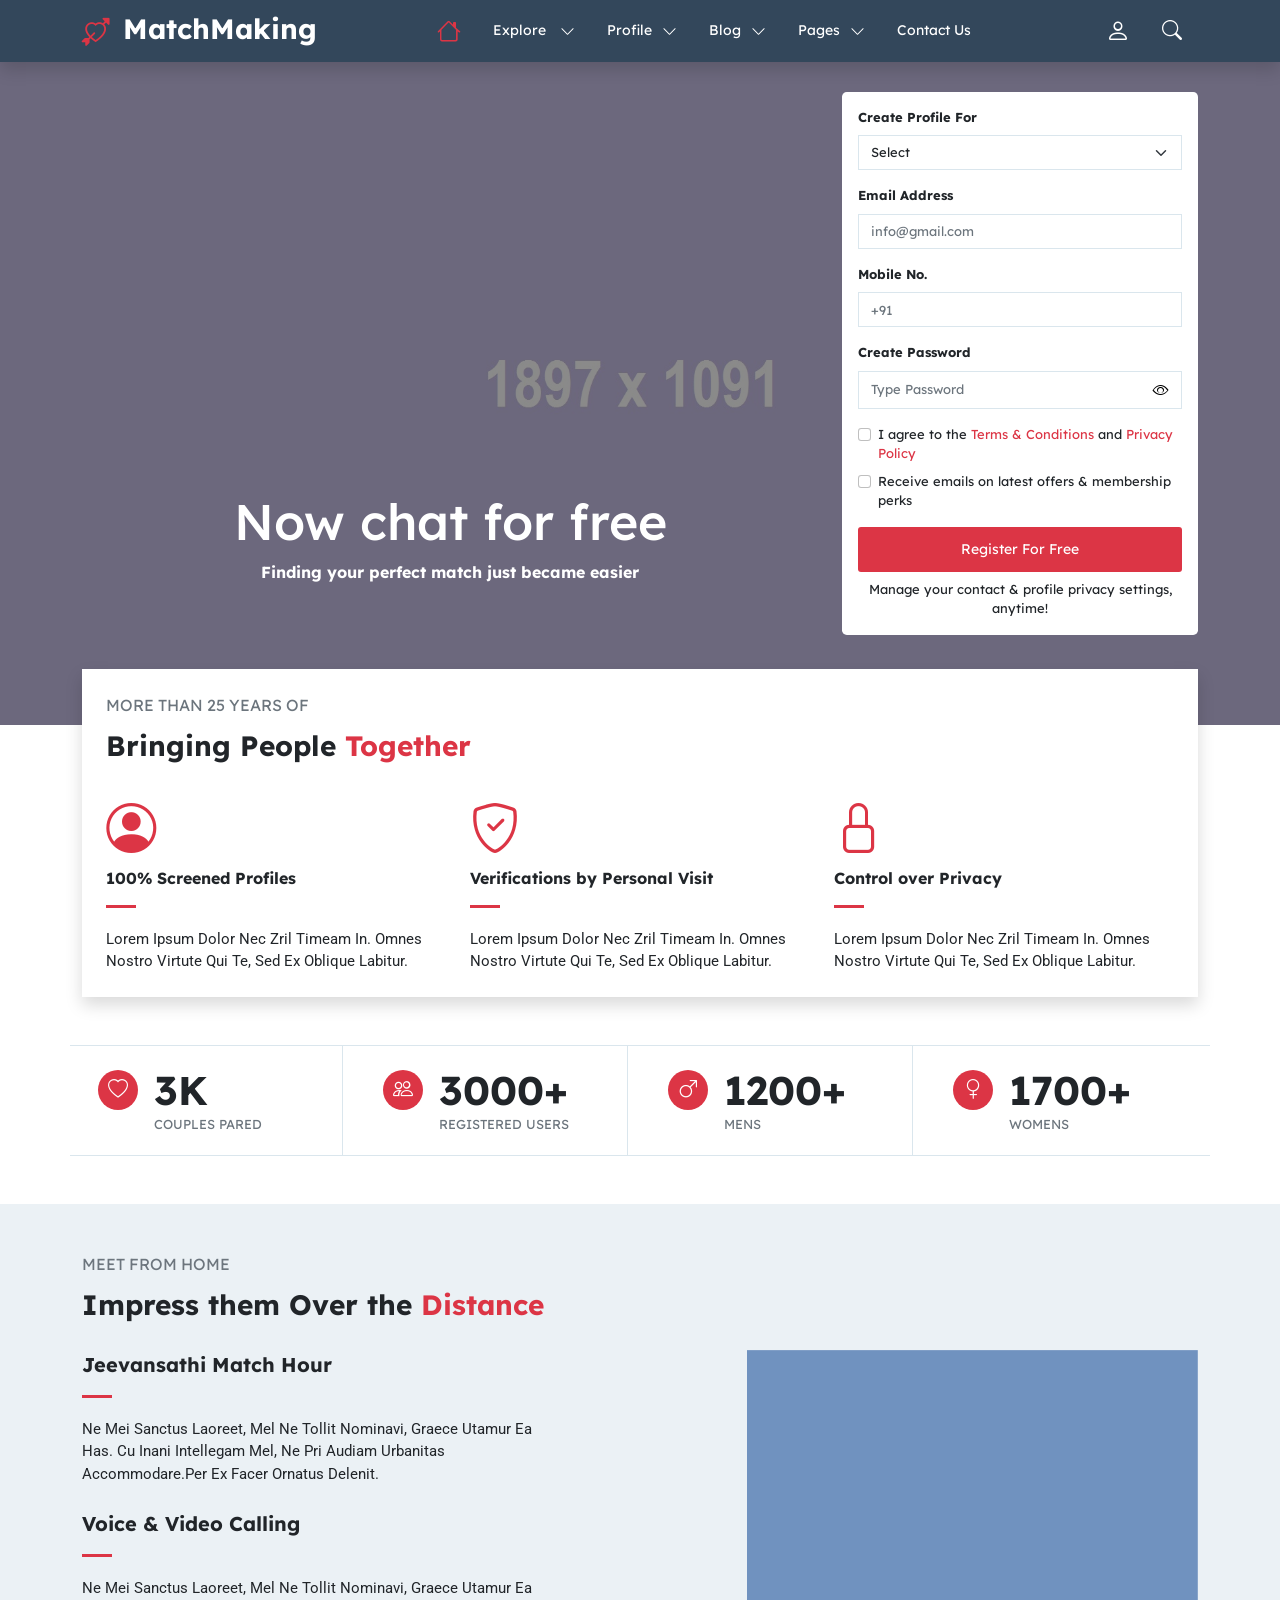
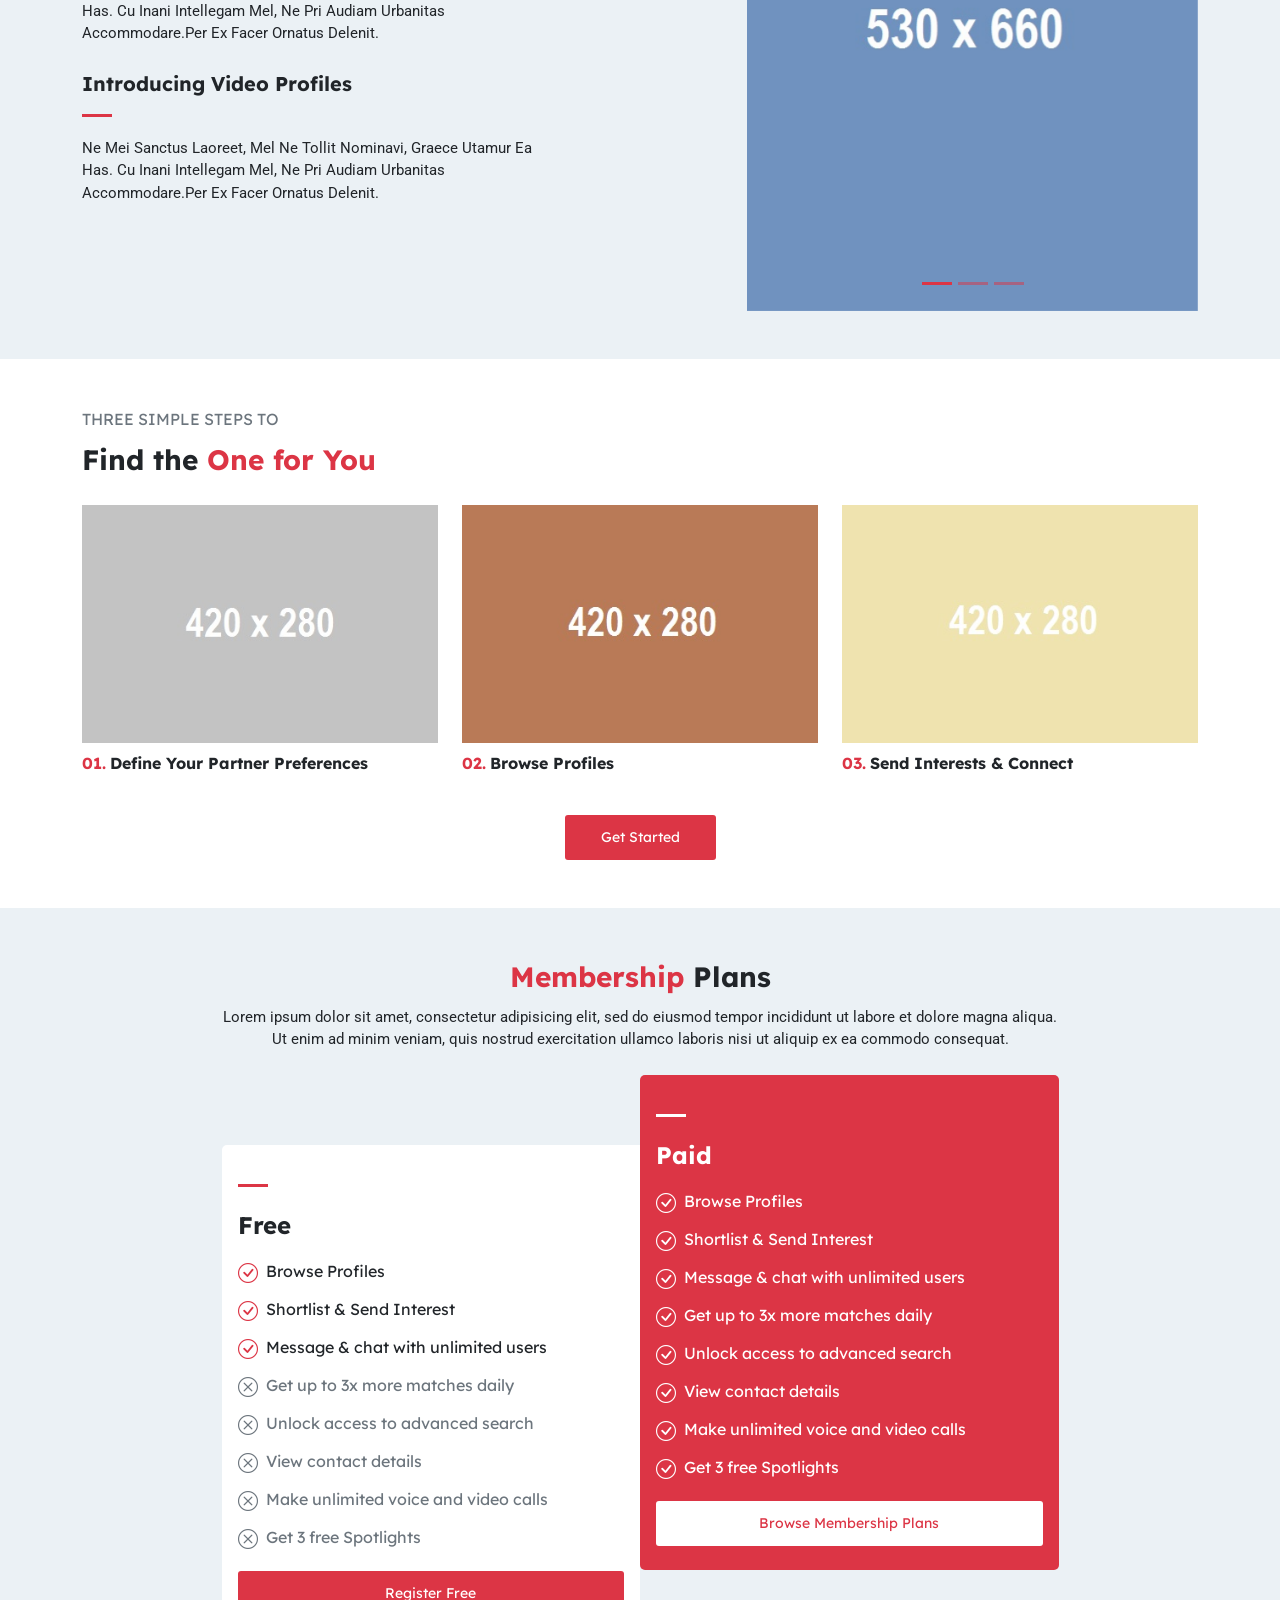
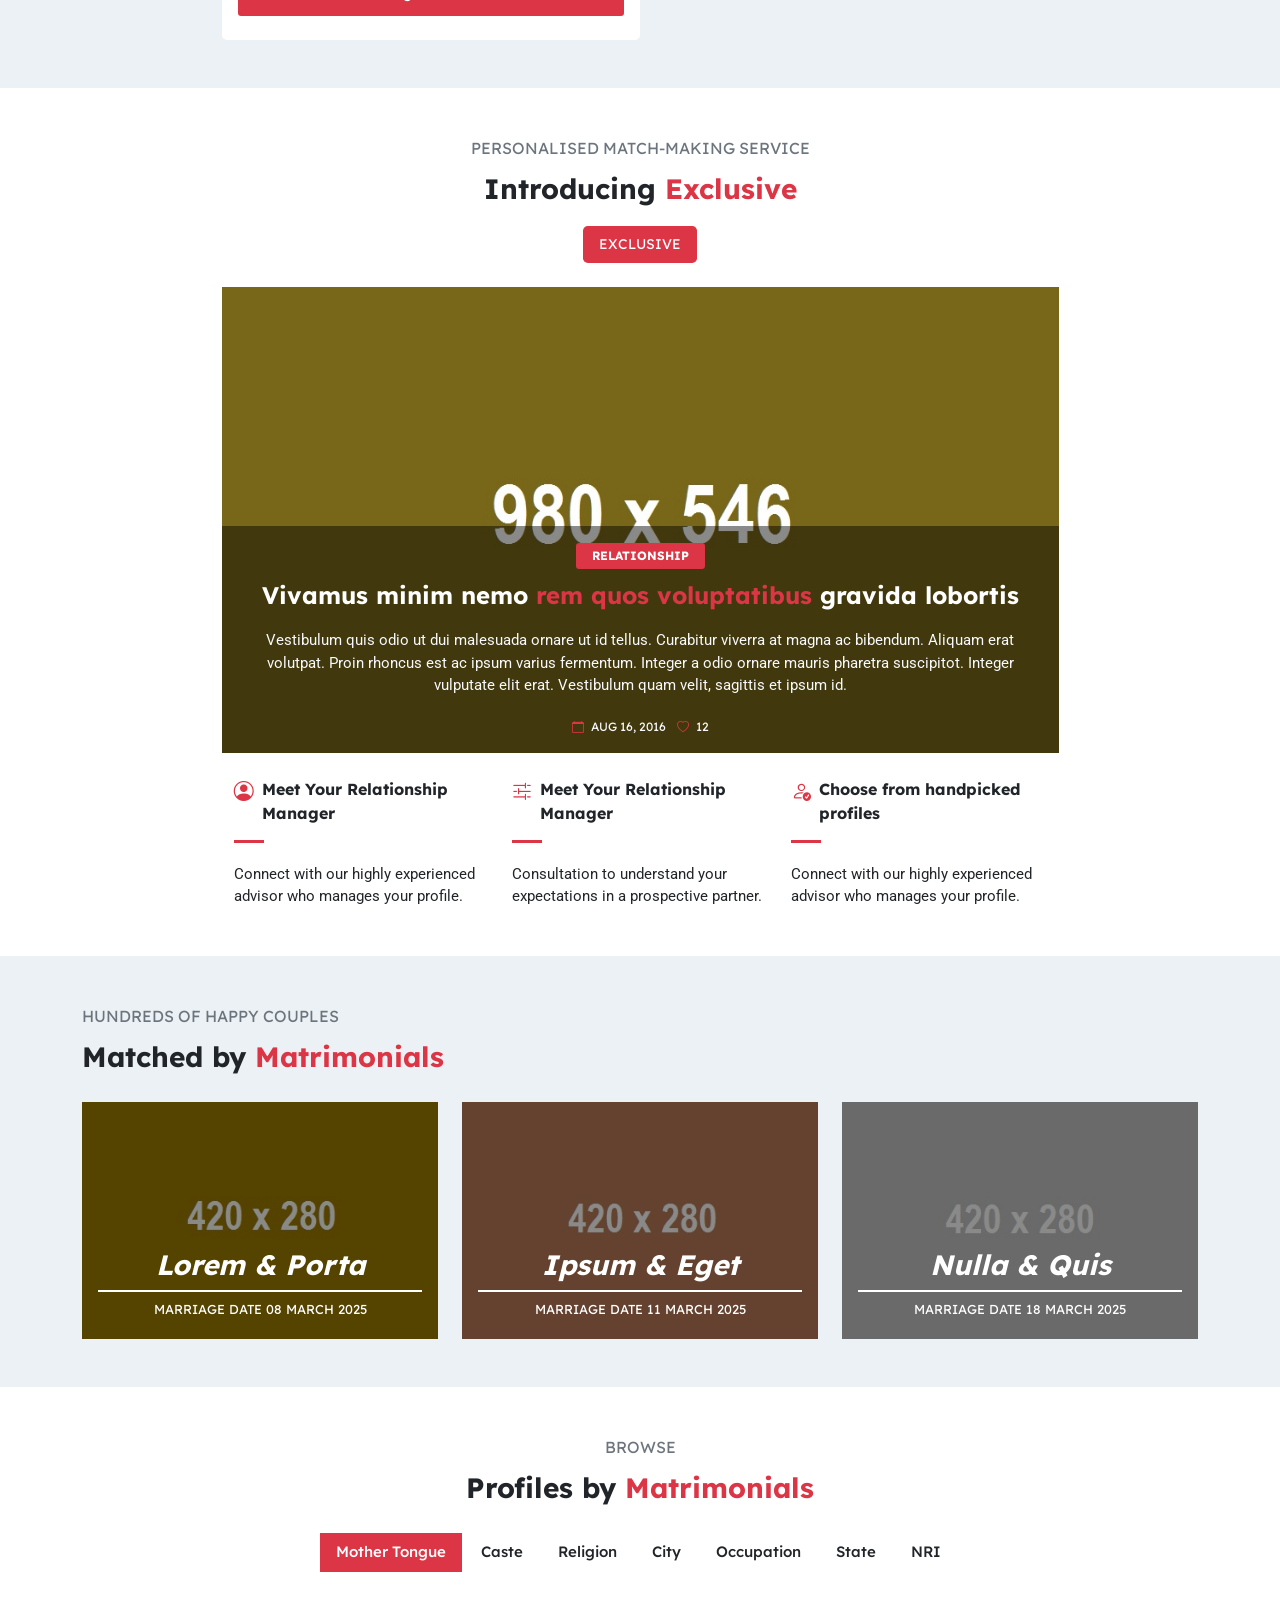
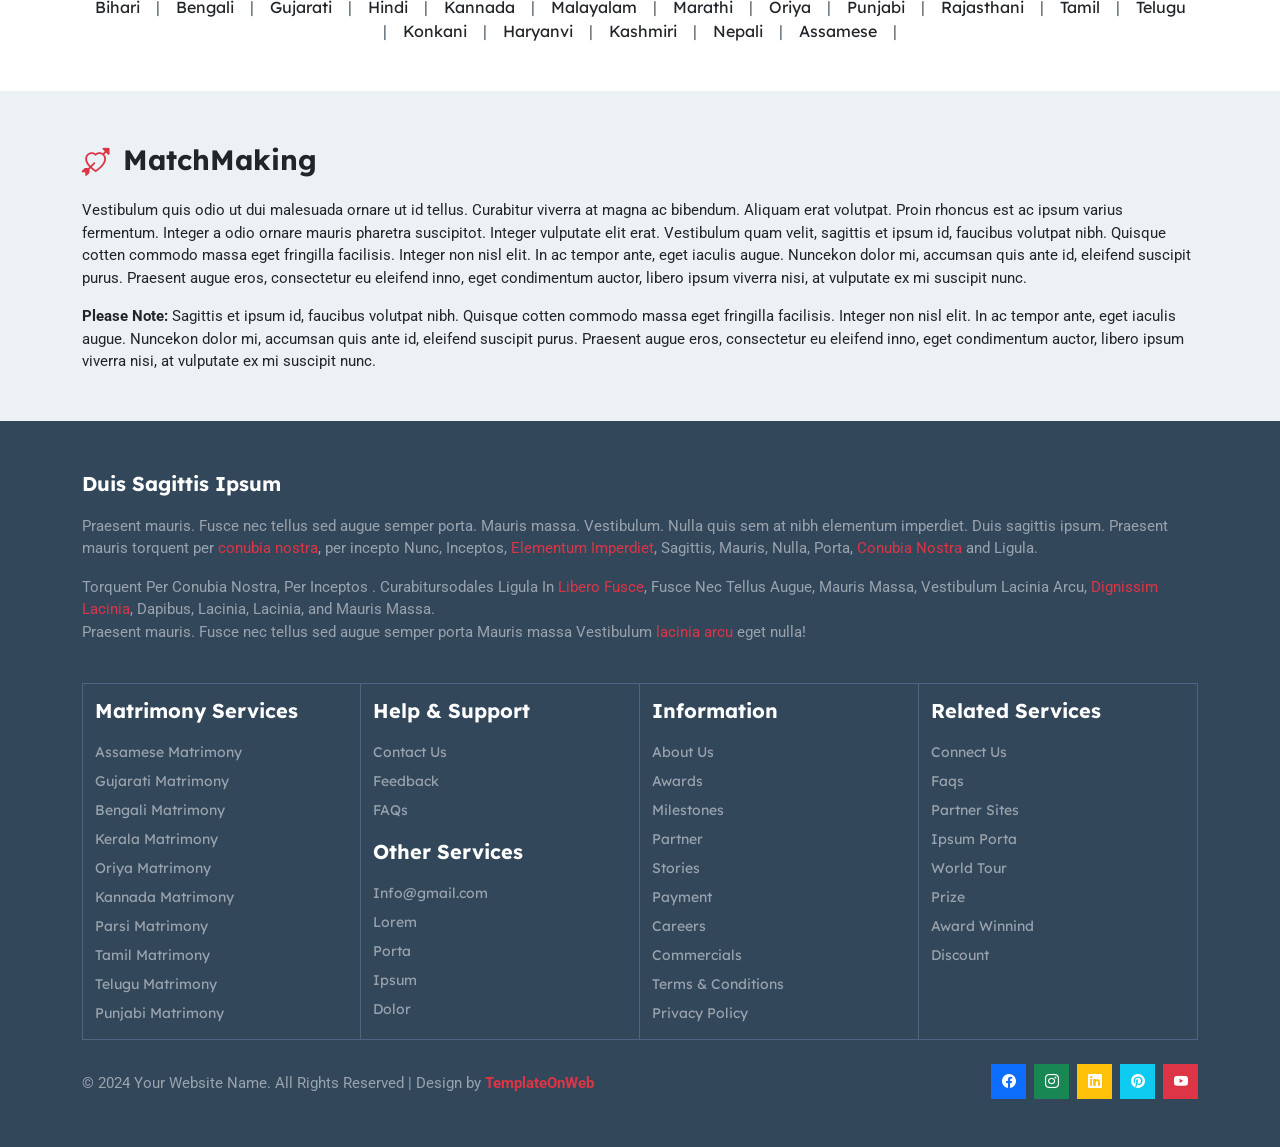
<file: matchmaking_master/index.html>
<!DOCTYPE html>
<html lang="en">
<head>
	<meta charset="utf-8">
	<meta http-equiv="X-UA-Compatible" content="IE=edge">
	<meta name="viewport" content="width=device-width, initial-scale=1">
	<title>Matrimonials</title>
	<link href="css/bootstrap.min.css" rel="stylesheet" >
	<link href="css/global.css" rel="stylesheet">
	<link href="css/index.css" rel="stylesheet">
    <link href="https://fonts.googleapis.com/css2?family=Roboto:ital,wght@0,100;0,300;0,400;0,500;0,700;0,900;1,100;1,300;1,400;1,500;1,700;1,900&display=swap" rel="stylesheet">
	<link href="https://fonts.googleapis.com/css2?family=Lexend:wght@100..900&display=swap" rel="stylesheet">
	<link rel="stylesheet" href="https://cdn.jsdelivr.net/npm/bootstrap-icons@1.11.3/font/bootstrap-icons.min.css">

</head>
<body>

<section id="header">
        <nav class="navbar navbar-expand-lg navbar-light w-100 shadow bg_blue">
      <div class="container-xl">
         <a class="d-flex text-white" href="index.html">
			 <b class="fs-3 d-block logo"><i class="bi bi-arrow-through-heart text-danger me-1 align-middle"></i>  MatchMaking</b>
	     </a>
         <button class="navbar-toggler offcanvas-nav-btn  ms-auto me-3" type="button">
            <img src="image/icons-svg/list.svg" width="40" height="40" alt="Open TemplateOnweb website menu"/>
         </button>
         <div class="offcanvas offcanvas-start offcanvas-nav" style="width: 20rem">
            <div class="offcanvas-header shadow">
			    <a class="d-flex me-3 text-white" href="index.html">
					 <b class="fs-3 d-block logo"><i class="bi bi-arrow-through-heart text-danger me-1 align-middle"></i>  MatchMaking</b>
				 </a>
               <img src="image/icons-svg/x.svg" width="40" height="40" class="ms-auto" data-bs-dismiss="offcanvas" aria-label="Close" alt="Close TemplateOnweb website menu"/>
			   
            </div>
            <div class="offcanvas-body pt-0 align-items-center">
               <ul class="navbar-nav align-items-lg-center ms-auto">
			      <li class="nav-item"> 
				      <a class="nav-link dropdown-toggle active fs-4" href="index.html" title="Visit home page">
					  <i class="bi bi-house"></i>
					  </a>
				  </li>
				  
				  <li class="nav-item dropdown drop_border">
                     <a class="nav-link dropdown-toggle" href="#" role="button" data-bs-toggle="dropdown" aria-expanded="false" title="Click to see Html website templates category">
						   Explore <img src="image/icons-svg/chevron-down.svg" width="15" height="15" alt="Submenu open/close icon">
				    </a>
					
                     <div class="dropdown-menu dropdown-menu-xxl tow_category">
                        <div class="columns pt-3 pb-3">
								<ul>
								
								
								  <li class="column-item d-flex justify-content-start">
									<a href="list.html" class=" my-auto"><i class="bi bi-star-fill text-danger me-1"></i> Marathi Shaadi</a>
                                  </li>
								  <li class="column-item d-flex justify-content-start">
									<a href="list1.html" class=" my-auto"><i class="bi bi-star-fill text-danger me-1"></i> Assamese Shaadi</a>
                                  </li>
								  <li class="column-item d-flex justify-content-start">
										<a href="list.html" class=" my-auto"><i class="bi bi-star-fill text-danger me-1"></i> Bengali Shaadi</a>
                                  </li>
								  
								   <li class="column-item d-flex justify-content-start">
										<a href="list1.html" class=" my-auto"><i class="bi bi-star-fill text-danger me-1"></i> Telugu Shaadi</a>
                                  </li>
								  
								   <li class="column-item d-flex justify-content-start">
									<a href="list.html" class=" my-auto"><i class="bi bi-star-fill text-danger me-1"></i> Kannada Shaadi</a>
                                  </li>
								  <li class="column-item d-flex justify-content-start">
									<a href="list1.html" class=" my-auto"><i class="bi bi-star-fill text-danger me-1"></i> Jain Shaadi</a>
                                  </li>
								  <li class="column-item d-flex justify-content-start">
										<a href="list.html" class=" my-auto"><i class="bi bi-star-fill text-danger me-1"></i> Muslim Shaadi</a>
                                  </li>
								  
								   <li class="column-item d-flex justify-content-start">
										<a href="list1.html" class=" my-auto"><i class="bi bi-star-fill text-danger me-1"></i> Punjabi Shaadi</a>
                                  </li>

								</ul>
                     </div>
                  </div></li>
				  <li class="nav-item dropdown drop_border">
          <a class="nav-link dropdown-toggle" href="#" id="navbarDropdown" role="button" data-bs-toggle="dropdown" aria-expanded="false">
            Profile<img src="image/icons-svg/chevron-down.svg" width="15" height="15" alt="Submenu open/close icon">
          </a>
          <ul class="dropdown-menu drop_1 shadow" aria-labelledby="navbarDropdown">
            <li><a class="dropdown-item" href="list.html"> Profile 1</a></li>
			<li><a class="dropdown-item" href="list1.html"> Profile 2</a></li>
			<li><a class="dropdown-item border-0" href="detail.html"> Profile Detail</a></li>
          </ul>
        </li>
		
		          <li class="nav-item dropdown drop_border">
          <a class="nav-link dropdown-toggle" href="#" id="navbarDropdown" role="button" data-bs-toggle="dropdown" aria-expanded="false">
            Blog<img src="image/icons-svg/chevron-down.svg" width="15" height="15" alt="Submenu open/close icon">
          </a>
          <ul class="dropdown-menu drop_1 shadow" aria-labelledby="navbarDropdown">
            <li><a class="dropdown-item" href="blog.html"> Blog</a></li>
			<li><a class="dropdown-item border-0" href="blog_detail.html"> Blog Detail</a></li>
          </ul>
        </li>
	
				  <li class="nav-item dropdown drop_border">
          <a class="nav-link dropdown-toggle" href="#" id="navbarDropdown" role="button" data-bs-toggle="dropdown" aria-expanded="false">
            Pages<img src="image/icons-svg/chevron-down.svg" width="15" height="15" alt="Submenu open/close icon">
          </a>
          <ul class="dropdown-menu drop_1 shadow" aria-labelledby="navbarDropdown">
            <li><a class="dropdown-item" href="about.html"> About Us</a></li>
			<li><a class="dropdown-item" href="services.html"> Services</a></li>
			<li><a class="dropdown-item" href="gallery.html"> Gallery</a></li>
			<li><a class="dropdown-item" href="pricing.html"> Pricing</a></li>
			<li><a class="dropdown-item" href="search.html"> Search Profile</a></li>
			<li><a class="dropdown-item" href="team.html"> Team</a></li>
			<li><a class="dropdown-item" href="login.html"> Login</a></li>
			<li><a class="dropdown-item border-0" href="register.html">Register</a></li>
          </ul>
        </li>
				  
				  <li class="nav-item"> 
				      <a class="nav-link dropdown-toggle" href="contact.html" title="Visit home page">
					  Contact Us
					  </a>
				  </li>
               </ul>
			   <ul class="navbar-nav align-items-lg-center ms-auto">
			       <li class="nav-item dropdown drop_border">
					  <a class="nav-link dropdown-toggle fs-4" href="#" id="navbarDropdown" role="button" data-bs-toggle="dropdown" aria-expanded="false">
						<i class="bi bi-person"></i>
					  </a>
					  <ul class="dropdown-menu drop_1 drop_log shadow" aria-labelledby="navbarDropdown">
						<li><a class="dropdown-item" href="login.html"> Login </a></li>
						<li><a class="dropdown-item border-0" href="register.html"> Register</a></li>
					  </ul>
				  </li>
			      <li class="nav-item dropdown drop_border">
          <a class="nav-link dropdown-toggle border-0 bg_blue_dark fs-5" href="#" id="navbarDropdown" role="button" data-bs-toggle="dropdown" aria-expanded="false">
            <i class="bi bi-search"></i>
          </a>
		  <ul class="dropdown-menu drop_1 drop_search shadow p-3" aria-labelledby="navbarDropdown">
            <li>
			  <div class="input-group">
				<input type="text" class="form-control" placeholder="Search Here">
				<span class="input-group-btn">
					<button class="btn btn-primary bg_blue rounded-0 p-2 px-3 border-0" type="button">
						<i class="bi bi-search"></i> </button>
				</span>
		</div>
			</li>
          </ul>
          
        </li>
                 </ul>
            </div>
         </div>    
         </div>
      </div>
   </nav>
</section>

<section id="center" class="center_home">
   <div class="center_m bg_back">
       <div class="container-xl">
	     <div class="row center_home1">
		    <div class="col-md-8">
			 <div class="center_home1_left text-center">
			   <h1 class="font_50 text-white">Now chat for free</h1>
			   <b class="text-white">Finding your perfect match just became easier</b>
			 </div>
			</div>
			<div class="col-md-4">
			 <div class="center_home1_right p-3 bg-white rounded-3">
			   <b class="text-capitalize d-block font_13  mb-2">Create profile for</b>
				<select class="form-select" aria-label="Default select example">
					<option selected="">Select</option>
					<option value="1">Self</option>
					<option value="2">Son</option>
					<option value="3">Daughter</option>
					<option value="4">Brother</option>
					<option value="5">Sister</option>
				</select>
				 <b class="text-capitalize d-block font_13 mb-2 mt-3">Email Address</b>
				<input class="form-control" placeholder="info@gmail.com" type="text">
				 <b class="text-capitalize d-block font_13  mb-2 mt-3">Mobile No.</b>
				<input class="form-control" placeholder="+91" type="text">
				 <b class="text-capitalize d-block font_13 mb-2 mt-3">Create Password</b>
				<div class="input-group border_light">
			<input type="password" class="form-control bg-transparent border-0" placeholder="Type Password">
			<span class="input-group-btn">
				<button class="btn btn-primary bg-transparent border-0 rounded-0 text-black" type="button">
					<i class="bi bi-eye"></i> </button>
			</span>
		</div>
		        <div class="form-check font_13 mt-3">
					<input class="form-check-input" type="checkbox" value="" id="invalidCheck" required="">
					<label class="form-check-label " for="invalidCheck">
					   I agree to the <a class="text-danger" href="#">Terms & Conditions</a>  and <a class="text-danger" href="#">Privacy Policy</a>
					</label>
				</div>
				<div class="form-check font_13 mt-2">
					<input class="form-check-input" type="checkbox" value="" id="invalidCheck" required="">
					<label class="form-check-label" for="invalidCheck">
					  Receive emails on latest offers & membership perks
					</label>
				</div>
				<span class="d-block mt-3 text-center"><a class="d-block button" href="#">Register For Free</a></span>
				<span class="d-block mt-2 text-center font_13">Manage your contact & profile privacy settings, anytime!</span>
			 </div>
			</div>
		 </div>
	   </div>
   </div>
 </section>
 
 <section id="exep" class="pt-4 pb-5">
   <div class="container-xl">
    <div class="exep_m bg-white p-4 shadow">
	  <div class="row exep_1 mb-4">
	    <div class="col-md-12">
		  <span class="text-uppercase text-muted d-block">More Than 25 years of</span>
		  <b class="d-block fs-3 mt-2">Bringing People <span class="text-danger">Together</span></b>
		</div>
	  </div> 
	  <div class="row row-cols-1 row-cols-md-3 exep_2">
	    <div class="col">
		  <div class="exep_2_left">
		     <span class="font_50 text-danger"><i class="bi bi-person-circle
"></i></span>
			 <b class="d-block">100% Screened Profiles</b>
			 <hr class="line">
			 <p class="mb-0">Lorem Ipsum Dolor  Nec Zril Timeam In. Omnes Nostro Virtute Qui Te, Sed Ex Oblique Labitur. </p>
		  </div>
		</div>
		<div class="col">
		  <div class="exep_2_left">
		     <span class="font_50 text-danger"><i class="bi bi-shield-check
"></i></span>
			 <b class="d-block">Verifications by Personal Visit</b>
			 <hr class="line">
			 <p class="mb-0">Lorem Ipsum Dolor  Nec Zril Timeam In. Omnes Nostro Virtute Qui Te, Sed Ex Oblique Labitur. </p>
		  </div>
		</div>
		<div class="col">
		  <div class="exep_2_left">
		     <span class="font_50 text-danger"><i class="bi bi-lock
"></i></span>
			 <b class="d-block">Control over Privacy</b>
			 <hr class="line">
			 <p class="mb-0">Lorem Ipsum Dolor  Nec Zril Timeam In. Omnes Nostro Virtute Qui Te, Sed Ex Oblique Labitur. </p>
		  </div>
		</div>
	  </div> 
	</div>
	<div class="row row-cols-1 row-cols-md-4 row-cols-sm-2 about_pg3 mt-5 border-top border-bottom">
	  <div class="col">
	     <div class="about_pg3_left border-end py-4 px-3">
		     <ul class="mb-0 d-flex">
			 <li class="d-flex">
			  <span class="d-inline-block text-center bg-danger text-white rounded-circle cont_icon me-3 fs-5"><i class="bi bi-heart"></i></span>
			   <span class="flex-column lh-1">
			    <b class="fs-1 d-block"> 3K</b>
				<span class="d-block text-uppercase text-muted mt-2 font_13">COUPLES PARED</span>
			   </span>
			 </li>
			</ul>
		 </div>
	  </div>
	  <div class="col">
	     <div class="about_pg3_left border-end py-4 px-3">
		     <ul class="mb-0 d-flex">
			 <li class="d-flex">
			  <span class="d-inline-block text-center bg-danger text-white rounded-circle cont_icon me-3 fs-5"><i class="bi bi-people"></i></span>
			   <span class="flex-column lh-1">
			    <b class="fs-1 d-block"> 3000+</b>
				<span class="d-block text-uppercase text-muted mt-2 font_13">REGISTERED USERS</span>
			   </span>
			 </li>
			</ul>
		 </div>
	  </div>
	  <div class="col">
	     <div class="about_pg3_left border-end py-4 px-3">
		     <ul class="mb-0 d-flex">
			 <li class="d-flex">
			  <span class="d-inline-block text-center bg-danger text-white rounded-circle cont_icon me-3 fs-5"><i class="bi bi-gender-male"></i></span>
			   <span class="flex-column lh-1">
			    <b class="fs-1 d-block"> 1200+</b>
				<span class="d-block text-uppercase text-muted mt-2 font_13">Mens</span>
			   </span>
			 </li>
			</ul>
		 </div>
	  </div>
	  <div class="col">
	     <div class="about_pg3_left py-4 px-3">
		     <ul class="mb-0 d-flex">
			 <li class="d-flex">
			  <span class="d-inline-block text-center bg-danger text-white rounded-circle cont_icon me-3 fs-5"><i class="bi bi-gender-female"></i></span>
			   <span class="flex-column lh-1">
			    <b class="fs-1 d-block"> 1700+</b>
				<span class="d-block text-uppercase text-muted mt-2 font_13">WOMENS</span>
			   </span>
			 </li>
			</ul>
		 </div>
	  </div>
	</div>
   </div>
 </section>
 
 <section id="meet" class="pt-5 pb-5 bg_light">
   <div class="container-xl">
	  <div class="row exep_1 mb-4">
	    <div class="col-md-12">
		  <span class="text-uppercase text-muted d-block">Meet from home</span>
		  <b class="d-block fs-3 mt-2">Impress them Over the  <span class="text-danger">Distance</span></b>
		</div>
	  </div> 
	  <div class="row  meet_1">
	    <div class="col-md-7">
		  <div class="meet_1_left">
		      <b class="d-block fs-5">Jeevansathi Match Hour</b>
			 <hr class="line">
			 <p class="mb-0 w-75">Ne Mei Sanctus Laoreet, Mel Ne Tollit Nominavi, Graece Utamur Ea Has. Cu Inani Intellegam Mel, Ne Pri Audiam Urbanitas Accommodare.Per Ex Facer Ornatus Delenit.  </p>
			  <b class="d-block fs-5 mt-4">Voice & Video Calling</b>
			 <hr class="line">
			 <p class="mb-0 w-75">Ne Mei Sanctus Laoreet, Mel Ne Tollit Nominavi, Graece Utamur Ea Has. Cu Inani Intellegam Mel, Ne Pri Audiam Urbanitas Accommodare.Per Ex Facer Ornatus Delenit.  </p>
			  <b class="d-block fs-5 mt-4">Introducing Video Profiles</b>
			 <hr class="line">
			 <p class="mb-0 w-75">Ne Mei Sanctus Laoreet, Mel Ne Tollit Nominavi, Graece Utamur Ea Has. Cu Inani Intellegam Mel, Ne Pri Audiam Urbanitas Accommodare.Per Ex Facer Ornatus Delenit.  </p>
		  </div>
		</div>
		<div class="col-md-5">
		  <div class="meet_1_right">
		     <div id="carouselExampleCaptions1" class="carousel slide" data-bs-ride="carousel">
  <div class="carousel-indicators">
    <button type="button" data-bs-target="#carouselExampleCaptions1" data-bs-slide-to="0" class="active" aria-label="Slide 1" aria-current="true"></button>
    <button type="button" data-bs-target="#carouselExampleCaptions1" data-bs-slide-to="1" aria-label="Slide 2" class=""></button>
	<button type="button" data-bs-target="#carouselExampleCaptions1" data-bs-slide-to="1" aria-label="Slide 3" class=""></button>
  </div>
  <div class="carousel-inner">
    <div class="carousel-item active">
      <img src="image/2.jpg" class="img-fluid" alt="abc">
    </div>
    <div class="carousel-item">
       <img src="image/3.jpg" class="img-fluid" alt="abc">
    </div>
	<div class="carousel-item">
        <img src="image/4.jpg" class="img-fluid" alt="abc">
    </div>
  </div>
</div>
		  </div>
		</div>
	  </div> 
   </div>
 </section>
 
 <section id="find" class="pt-5 pb-5">
   <div class="container-xl">
	  <div class="row exep_1 mb-4">
	    <div class="col-md-12">
		   <span class="text-uppercase text-muted d-block">Three simple steps to</span>
		  <b class="d-block fs-3 mt-2">Find the  <span class="text-danger">One for You</span></b>
		</div>
	  </div> 
	   <div class="row row-cols-1 row-cols-md-3 find_1">
	    <div class="col">
		  <div class="find_1_left">
		     <a href="#"><img src="image/5.jpg" class="img-fluid" alt="abc"></a>
			 <b class="d-block d-flex mt-2"><span class="text-danger me-1">01.</span> Define Your Partner Preferences</b>

		  </div>
		</div>
		<div class="col">
		<div class="find_1_left">
		 <a href="#"><img src="image/6.jpg" class="img-fluid" alt="abc"></a>
		 <b class="d-block d-flex mt-2"><span class="text-danger me-1">02.</span> Browse Profiles</b>
		</div>
		</div>
		<div class="col">
		<div class="find_1_left">
		 <a href="#"><img src="image/7.jpg" class="img-fluid" alt="abc"></a>
		 <b class="d-block d-flex mt-2"><span class="text-danger me-1">03.</span> Send Interests & Connect</b>
		</div>
		</div>
	  </div>
	  <div class="row find_2 text-center mt-4">
	    <div class="col-md-12">
		   <span class="d-block mt-3 text-center"><a class="button" href="#">Get Started</a></span>
		</div>
	  </div>
   </div>
 </section>
 
 <section id="pricing" class="pt-5 pb-5 bg_light">
   <div class="container-xl">
	  <div class="row pricing_1 mb-4 text-center">
	    <div class="col-md-12">
		  <b class="d-block fs-3 mb-2">  <span class="text-danger">Membership</span> Plans</b>
		  <p class="mb-0 w-75 mx-auto">Lorem ipsum dolor sit amet, consectetur adipisicing elit, sed do eiusmod tempor incididunt ut labore et dolore magna aliqua. Ut enim ad minim veniam, quis nostrud exercitation ullamco laboris nisi ut aliquip ex ea commodo consequat.</p>
		</div>
	  </div> 
	   <div class="row row-cols-1 row-cols-md-2 row-cols-sm-2 pricing_2 w-75 mx-auto">
	    <div class="col p-0">
		   <div class="pricing_2_left bg-white py-4 px-3  rounded_left pricing_2_lefto">
		     <hr class="line">
			 <b class="d-block fs-4 mb-3">Free</b>
			 <ul>
			 <li class="d-flex"><i class="bi bi-check-circle fs-5 text-danger align-middle me-2"></i> Browse Profiles</li>
			  <li class="d-flex mt-2"><i class="bi bi-check-circle fs-5 text-danger align-middle me-2"></i> Shortlist & Send Interest</li>
			  <li class="d-flex mt-2"><i class="bi bi-check-circle fs-5 text-danger align-middle me-2"></i> Message & chat with unlimited users</li>
			  <li class="d-flex mt-2 text-muted"><i class="bi bi-x-circle fs-5  align-middle me-2"></i> Get up to 3x more matches daily</li>
			  <li class="d-flex mt-2 text-muted"><i class="bi bi-x-circle fs-5  align-middle me-2"></i> Unlock access to advanced search</li>
			  <li class="d-flex mt-2 text-muted"><i class="bi bi-x-circle fs-5  align-middle me-2"></i> View contact details</li>
			  <li class="d-flex mt-2 text-muted"><i class="bi bi-x-circle fs-5  align-middle me-2"></i> Make unlimited voice and video calls</li>
			  <li class="d-flex mt-2 text-muted"><i class="bi bi-x-circle fs-5  align-middle me-2"></i> Get 3 free Spotlights</li>
			 </ul>
			 <span class="d-block mt-3 text-center"><a class="d-block button" href="#">Register  Free</a></span>
		   </div>
		</div>
		<div class="col p-0">
		   <div class="pricing_2_left bg-danger py-4 px-3 rounded_right">
		     <hr class="line bg-white">
			 <b class="d-block fs-4 mb-3 text-white">Paid</b>
			 <ul class="text-white">
			 <li class="d-flex"><i class="bi bi-check-circle fs-5  align-middle me-2"></i> Browse Profiles</li>
			  <li class="d-flex mt-2"><i class="bi bi-check-circle fs-5 align-middle me-2"></i> Shortlist & Send Interest</li>
			  <li class="d-flex mt-2"><i class="bi bi-check-circle fs-5  align-middle me-2"></i> Message & chat with unlimited users</li>
			  <li class="d-flex mt-2"><i class="bi bi-check-circle fs-5  align-middle me-2"></i> Get up to 3x more matches daily</li>
			  <li class="d-flex mt-2"><i class="bi bi-check-circle fs-5  align-middle me-2"></i> Unlock access to advanced search</li>
			  <li class="d-flex mt-2"><i class="bi bi-check-circle fs-5  align-middle me-2"></i> View contact details</li>
			  <li class="d-flex mt-2"><i class="bi bi-check-circle fs-5  align-middle me-2"></i> Make unlimited voice and video calls</li>
			  <li class="d-flex mt-2"><i class="bi bi-check-circle fs-5  align-middle me-2"></i> Get 3 free Spotlights</li>
			 </ul>
			 <span class="d-block mt-3 text-center"><a class="d-block button bg-white text-danger" href="#">Browse Membership  Plans</a></span>
		   </div>
		</div>
	  </div>
   </div>
 </section>
 
 <section id="match" class="pt-5 pb-5">
   <div class="container-xl">
	  <div class="row exep_1 mb-4 text-center">
	    <div class="col-md-12">
		   <span class="text-uppercase text-muted d-block">PERSONALISED MATCH-MAKING SERVICE</span>
		  <b class="d-block fs-3 mt-2 mb-3">Introducing  <span class="text-danger">Exclusive</span></b>
		  <span class="d-inline-block bg-danger text-white py-2 px-3 font_14 text-uppercase rounded-3 mb-4">Exclusive</span><br>
		  <div class="news_1_left2_inner position-relative w-75 mx-auto">
		     <div class="news_1_left2_inner1">
			   <a href="#"><img src="image/8.jpg" class="img-fluid" alt="abc"></a>
			 </div>
			 <div class="news_1_left2_inner2 position-absolute bottom-0 px-4 bg_back w-100 mx-auto p-3">
			   <ul class="mb-0">
		     <li class="d-flex">
			   <span class="flex-column">
			     <b class="d-inline-block bg-danger text-white p-1 px-3 font_12 text-uppercase rounded-1">Relationship</b>
				 <b class="d-block fs-4  mt-2 mb-2"><a class="text-white" href="#">Vivamus minim nemo  <span class="text-danger">rem quos 
voluptatibus</span>  gravida lobortis</a></b>
<p class="text-light  mt-3">Vestibulum quis odio ut dui malesuada ornare ut id tellus. Curabitur viverra at magna ac bibendum. Aliquam erat volutpat. Proin rhoncus est ac ipsum varius fermentum. Integer a odio ornare mauris pharetra suscipitot. Integer vulputate elit erat. Vestibulum quam velit, sagittis et ipsum id.</p>
				 <span class="text-light font_12  text-uppercase">
				 <i class="bi bi-calendar me-1 text-danger align-middle"></i> Aug 16, 2016
				 <i class="bi bi-heart me-1 text-danger ms-2 align-middle"></i> 12
				 </span>
			   </span>
			 </li>
		   </ul>
			 </div>
		   </div>
		</div>
	  </div> 
	   <div class="row row-cols-1 row-cols-md-3 match_1 w-75 mx-auto">
	     <div class="col">
		   <div class="match_1_left">
			 <b class="d-flex"><i class="bi bi-person-circle me-2 fs-5 text-danger
"></i> Meet Your Relationship Manager</b>
			 <hr class="line">
			 <p class="mb-0">Connect with our highly experienced advisor who manages your profile.</p>
		   </div>
		 </div>
		 <div class="col">
		   <div class="match_1_left">
			 <b class="d-flex"><i class="bi bi-sliders2 me-2 fs-5  text-danger
"></i> Meet Your Relationship Manager</b>
			 <hr class="line">
			 <p class="mb-0">Consultation to understand your expectations in a prospective partner.</p>
		   </div>
		 </div>
		 <div class="col">
		   <div class="match_1_left">
			 <b class="d-flex"><i class="bi bi-person-check me-2 fs-5  text-danger
"></i> Choose from handpicked profiles</b>
			 <hr class="line">
			 <p class="mb-0">Connect with our highly experienced advisor who manages your profile.</p>
		   </div>
		 </div>
	   </div>
   </div>
 </section>
 
 <section id="couple" class="pt-5 pb-5 bg_light">
   <div class="container-xl">
	  <div class="row exep_1 mb-4">
	    <div class="col-md-12">
		   <span class="text-uppercase text-muted d-block">Hundreds OF HAPPY COUPLES</span>
		  <b class="d-block fs-3 mt-2">Matched by  <span class="text-danger">Matrimonials</span></b>
		</div>
	  </div> 
	   <div class="row row-cols-1 row-cols-md-3 couple_1">
	    <div class="col">
	      <div class="couple_1_left position-relative">
		    <div class="couple_1_left1">
		      <a href="#"><img src="image/9.jpg" class="img-fluid" alt="abc"></a>
		   </div>
		    <div class="couple_1_left2 position-absolute  bg_back w-100 h-100 px-3 text-center top-0">
		    <b class="fst-italic d-block fs-3 text-white">Lorem  & Porta </b>
			<hr class="bg-white w-100 line_1 mt-1 mb-1">
			<span class="font_13 text-uppercase text-white">Marriage Date 08 March 2025</span>
		   </div>
		    <div class="couple_1_left3 position-absolute top-0 bg_back w-100 h-100 p-3">
		      <p class="mb-0 text-white">Lorem ipsum dolor sit amet, consectetur adipisicing elit, sed do eiusmod tempor incididunt ut labore et dolore magna aliqua. Ut enim ad minim veniam, quis nostrud exercitation ullamco laboris nisi ut aliquip ex ea commodo consequat.</p>
			  <span class="d-block mt-3"><a class="button" href="#">View More <i class="bi bi-arrow-right ms-2"></i></a></span>
		   </div>
		  </div>
		</div>
		<div class="col">
	      <div class="couple_1_left position-relative">
		    <div class="couple_1_left1">
		      <a href="#"><img src="image/10.jpg" class="img-fluid" alt="abc"></a>
		   </div>
		    <div class="couple_1_left2 position-absolute  bg_back w-100 h-100 px-3 text-center top-0">
		    <b class="fst-italic d-block fs-3 text-white">Ipsum  & Eget </b>
			<hr class="bg-white w-100 line_1 mt-1 mb-1">
			<span class="font_13 text-uppercase text-white">Marriage Date 11 March 2025</span>
		   </div>
		    <div class="couple_1_left3 position-absolute top-0 bg_back w-100 h-100 p-3">
		      <p class="mb-0 text-white">Lorem ipsum dolor sit amet, consectetur adipisicing elit, sed do eiusmod tempor incididunt ut labore et dolore magna aliqua. Ut enim ad minim veniam, quis nostrud exercitation ullamco laboris nisi ut aliquip ex ea commodo consequat.</p>
			  <span class="d-block mt-3"><a class="button" href="#">View More <i class="bi bi-arrow-right ms-2"></i></a></span>
		   </div>
		  </div>
		</div>
		<div class="col">
	      <div class="couple_1_left position-relative">
		    <div class="couple_1_left1">
		      <a href="#"><img src="image/11.jpg" class="img-fluid" alt="abc"></a>
		   </div>
		    <div class="couple_1_left2 position-absolute  bg_back w-100 h-100 px-3 text-center top-0">
		    <b class="fst-italic d-block fs-3 text-white">Nulla  & Quis </b>
			<hr class="bg-white w-100 line_1 mt-1 mb-1">
			<span class="font_13 text-uppercase text-white">Marriage Date 18 March 2025</span>
		   </div>
		    <div class="couple_1_left3 position-absolute top-0 bg_back w-100 h-100 p-3">
		      <p class="mb-0 text-white">Lorem ipsum dolor sit amet, consectetur adipisicing elit, sed do eiusmod tempor incididunt ut labore et dolore magna aliqua. Ut enim ad minim veniam, quis nostrud exercitation ullamco laboris nisi ut aliquip ex ea commodo consequat.</p>
			  <span class="d-block mt-3"><a class="button" href="#">View More <i class="bi bi-arrow-right ms-2"></i></a></span>
		   </div>
		  </div>
		</div>
	  </div>
   </div>
 </section>
 
 <section id="profile" class="pt-5 pb-5">
   <div class="container-xl">
	  <div class="row exep_1 mb-4 text-center">
	    <div class="col-md-12">
		   <span class="text-uppercase text-muted d-block">Browse</span>
		  <b class="d-block fs-3 mt-2">Profiles by  <span class="text-danger">Matrimonials</span></b>
		</div>
	  </div> 
	   <div class="row profile_1">
	    <div class="col-md-12">
		  <ul class="nav nav-tabs mb-0  flex-wrap font_15 justify-content-center border-0 tab_click">
<li class="nav-item">
<a href="#profile1" data-bs-toggle="tab" aria-expanded="true" class="nav-link active">
<span class="d-md-block">Mother Tongue</span>
</a>
</li>

<li class="nav-item">
<a href="#profile2" data-bs-toggle="tab" aria-expanded="true" class="nav-link">
<span class="d-md-block">Caste</span>
</a>
</li>
<li class="nav-item">
<a href="#profile3" data-bs-toggle="tab" aria-expanded="true" class="nav-link">
<span class="d-md-block">Religion</span>
</a>
</li>

<li class="nav-item">
<a href="#profile4" data-bs-toggle="tab" aria-expanded="true" class="nav-link">
<span class="d-md-block">City</span>
</a>
</li>

<li class="nav-item">
<a href="#profile5" data-bs-toggle="tab" aria-expanded="true" class="nav-link">
<span class="d-md-block">Occupation</span>
</a>
</li>
<li class="nav-item">
<a href="#profile6" data-bs-toggle="tab" aria-expanded="true" class="nav-link">
<span class="d-md-block">State</span>
</a>
</li>
<li class="nav-item">
<a href="#profile7" data-bs-toggle="tab" aria-expanded="true" class="nav-link">
<span class="d-md-block">NRI</span>
</a>
</li>


</ul>
           <div class="tab-content mt-4">

<div class="tab-pane active" id="profile1">
     <div class="profile1_inner">
	   <ul class="mb-0 d-flex flex-wrap justify-content-center">
	    <li><a href="#">Bihari</a></li>
		<li class="text-muted mx-3">|</li>
		<li><a href="#">Bengali</a></li>
		<li class="text-muted mx-3">|</li>
		 <li><a href="#">Gujarati</a></li>
		<li class="text-muted mx-3">|</li>
		 <li><a href="#">Hindi</a></li>
		<li class="text-muted mx-3">|</li>
		 <li><a href="#">Kannada</a></li>
		<li class="text-muted mx-3">|</li>
		 <li><a href="#">Malayalam</a></li>
		<li class="text-muted mx-3">|</li>
		 <li><a href="#">Marathi</a></li>
		<li class="text-muted mx-3">|</li>
		 <li><a href="#">Oriya</a></li>
		<li class="text-muted mx-3">|</li>
		 <li><a href="#">Punjabi</a></li>
		<li class="text-muted mx-3">|</li>
		 <li><a href="#">Rajasthani</a></li>
		<li class="text-muted mx-3">|</li>
		 <li><a href="#">Tamil</a></li>
		<li class="text-muted mx-3">|</li>
		 <li><a href="#">Telugu</a></li>
		<li class="text-muted mx-3">|</li>
		 <li><a href="#">Konkani</a></li>
		<li class="text-muted mx-3">|</li>
		 <li><a href="#">Haryanvi</a></li>
		<li class="text-muted mx-3">|</li>
		 <li><a href="#">Kashmiri</a></li>
		<li class="text-muted mx-3">|</li>
		 <li><a href="#">Nepali</a></li>
		<li class="text-muted mx-3">|</li>
		 <li><a href="#">Assamese</a></li>
		<li class="text-muted mx-3">|</li>
	   </ul>
	 </div>
</div>
<div class="tab-pane" id="profile2">
    <div class="profile1_inner">
	   <ul class="mb-0 d-flex flex-wrap justify-content-center">
	    <li><a href="#">Aggarwal</a></li>
		<li class="text-muted mx-3">|</li>
		<li><a href="#">Brahmin</a></li>
		<li class="text-muted mx-3">|</li>
		 <li><a href="#">Jat</a></li>
		<li class="text-muted mx-3">|</li>
		 <li><a href="#">Kayastha</a></li>
		<li class="text-muted mx-3">|</li>
		 <li><a href="#">Maratha</a></li>
		<li class="text-muted mx-3">|</li>
		 <li><a href="#">Rajput</a></li>
		<li class="text-muted mx-3">|</li>
		 <li><a href="#">Sindhi</a></li>
		<li class="text-muted mx-3">|</li>
		 <li><a href="#">Arora</a></li>
		<li class="text-muted mx-3">|</li>
		 <li><a href="#">Sikh</a></li>
		<li class="text-muted mx-3">|</li>
		 <li><a href="#">Digambar</a></li>
		<li class="text-muted mx-3">|</li>
		 <li><a href="#">Vasihnav</a></li>
		<li class="text-muted mx-3">|</li>
		 <li><a href="#">Gupta</a></li>
		<li class="text-muted mx-3">|</li>
		 <li><a href="#">Teli</a></li>
		<li class="text-muted mx-3">|</li>
		 <li><a href="#">Bania</a></li>
		<li class="text-muted mx-3">|</li>
		 <li><a href="#">Yadava</a></li>
		<li class="text-muted mx-3">|</li>
		 <li><a href="#">Khatri</a></li>
		<li class="text-muted mx-3">|</li>
		 <li><a href="#">Gaur</a></li>
		<li class="text-muted mx-3">|</li>
	   </ul>
	 </div>
	  
</div>
<div class="tab-pane" id="profile3">
    <div class="profile1_inner">
	   <ul class="mb-0 d-flex flex-wrap justify-content-center">
	    <li><a href="#">Hindu</a></li>
		<li class="text-muted mx-3">|</li>
		<li><a href="#">Muslim</a></li>
		<li class="text-muted mx-3">|</li>
		 <li><a href="#">Christian</a></li>
		<li class="text-muted mx-3">|</li>
		 <li><a href="#">Sikh</a></li>
		<li class="text-muted mx-3">|</li>
		 <li><a href="#">Buddhist</a></li>
		<li class="text-muted mx-3">|</li>
		 <li><a href="#">Jain</a></li>
		<li class="text-muted mx-3">|</li>
		 <li><a href="#">Bahai</a></li>

	   </ul>
	 </div>
	  
</div>

<div class="tab-pane" id="profile4">
    <div class="profile1_inner">
	   <ul class="mb-0 d-flex flex-wrap justify-content-center">
	    <li><a href="#">Kanpur</a></li>
		<li class="text-muted mx-3">|</li>
		<li><a href="#">Lucknow</a></li>
		<li class="text-muted mx-3">|</li>
		 <li><a href="#">Mumbai</a></li>
		<li class="text-muted mx-3">|</li>
		 <li><a href="#">Delhi</a></li>
		<li class="text-muted mx-3">|</li>
		 <li><a href="#">Agra</a></li>
		<li class="text-muted mx-3">|</li>
		 <li><a href="#">Nagpur</a></li>
		<li class="text-muted mx-3">|</li>
		 <li><a href="#">Ludhiana</a></li>
		<li class="text-muted mx-3">|</li>
		 <li><a href="#">Jaipur</a></li>
		<li class="text-muted mx-3">|</li>
		 <li><a href="#">Noida</a></li>
		<li class="text-muted mx-3">|</li>
		 <li><a href="#">Patna</a></li>
	   </ul>
	 </div>
	  
</div>

<div class="tab-pane" id="profile5">
    <div class="profile1_inner">
	   <ul class="mb-0 d-flex flex-wrap justify-content-center">
	    <li><a href="#">Businessman</a></li>
		<li class="text-muted mx-3">|</li>
		<li><a href="#">Teacher</a></li>
		<li class="text-muted mx-3">|</li>
		 <li><a href="#">IT Software</a></li>
		<li class="text-muted mx-3">|</li>
		 <li><a href="#">Police</a></li>
		<li class="text-muted mx-3">|</li>
		 <li><a href="#">Doctor</a></li>
		<li class="text-muted mx-3">|</li>
		 <li><a href="#">Nurse</a></li>
		<li class="text-muted mx-3">|</li>
		 <li><a href="#">IAS</a></li>
		<li class="text-muted mx-3">|</li>
		 <li><a href="#">PCS</a></li>
		<li class="text-muted mx-3">|</li>
		 <li><a href="#">Ngo</a></li>
		<li class="text-muted mx-3">|</li>
		 <li><a href="#">Engineers</a></li>
	   </ul>
	 </div>
	  
</div>

<div class="tab-pane" id="profile6">
    
	  <div class="profile1_inner">
	   <ul class="mb-0 d-flex flex-wrap justify-content-center">
	    <li><a href="#">Karnataka</a></li>
		<li class="text-muted mx-3">|</li>
		<li><a href="#">Uttar Pradesh</a></li>
		<li class="text-muted mx-3">|</li>
		 <li><a href="#">Maharashtra</a></li>
		<li class="text-muted mx-3">|</li>
		 <li><a href="#">Nagaland</a></li>
		<li class="text-muted mx-3">|</li>
		 <li><a href="#">Meghalaya</a></li>
		<li class="text-muted mx-3">|</li>
		 <li><a href="#">Manipur</a></li>
		<li class="text-muted mx-3">|</li>
		 <li><a href="#">Delhi</a></li>
		<li class="text-muted mx-3">|</li>
		 <li><a href="#">Kerala</a></li>
		<li class="text-muted mx-3">|</li>
		 <li><a href="#">Bihar</a></li>
		<li class="text-muted mx-3">|</li>
		 <li><a href="#">Assam</a></li>
	   </ul>
	 </div>
</div>

<div class="tab-pane" id="profile7">
    <div class="profile1_inner">
	   <ul class="mb-0 d-flex flex-wrap justify-content-center">
	    <li><a href="#">United States</a></li>
		<li class="text-muted mx-3">|</li>
		<li><a href="#">United Kingdom</a></li>
		<li class="text-muted mx-3">|</li>
		 <li><a href="#">Canada</a></li>
		<li class="text-muted mx-3">|</li>
		 <li><a href="#">Sweden</a></li>
		<li class="text-muted mx-3">|</li>
		 <li><a href="#">Spain</a></li>
		<li class="text-muted mx-3">|</li>
		 <li><a href="#">Italy</a></li>
		<li class="text-muted mx-3">|</li>
		 <li><a href="#">France</a></li>
		<li class="text-muted mx-3">|</li>
		 <li><a href="#">Australia</a></li>
		<li class="text-muted mx-3">|</li>
		 <li><a href="#">UAE</a></li>
		<li class="text-muted mx-3">|</li>
		 <li><a href="#">Netherlands</a></li>
	   </ul>
	 </div>
	  
</div>


</div>
		</div>
	  </div>
   </div>
 </section>
 
 <section id="about" class="pt-5 pb-5 bg_light">
   <div class="container-xl">
	  <div class="row about_1">
	    <div class="col-md-12">
		   <b class="fs-3 d-block"><i class="bi bi-arrow-through-heart text-danger me-1 align-middle"></i>  MatchMaking</b>
		   <p class="mt-3">Vestibulum quis odio ut dui malesuada ornare ut id tellus. Curabitur viverra at magna ac bibendum. Aliquam erat volutpat. Proin rhoncus est ac ipsum varius fermentum. Integer a odio ornare mauris pharetra suscipitot. Integer vulputate elit erat. Vestibulum quam velit, sagittis et ipsum id, faucibus volutpat nibh. Quisque cotten commodo massa eget fringilla facilisis. Integer non nisl elit. In ac tempor ante, eget iaculis augue. Nuncekon dolor mi, accumsan quis ante id, eleifend suscipit purus. Praesent augue eros, consectetur eu eleifend inno, eget condimentum auctor, libero ipsum viverra nisi, at vulputate ex mi suscipit nunc.</p>
		    <p class="mb-0"><b>Please Note:</b> Sagittis et ipsum id, faucibus volutpat nibh. Quisque cotten commodo massa eget fringilla facilisis. Integer non nisl elit. In ac tempor ante, eget iaculis augue. Nuncekon dolor mi, accumsan quis ante id, eleifend suscipit purus. Praesent augue eros, consectetur eu eleifend inno, eget condimentum auctor, libero ipsum viverra nisi, at vulputate ex mi suscipit nunc.</p>
		</div>
	  </div> 
	   
   </div>
</section>

<section id="footer" class="pt-5 pb-5 bg_blue">
 <div class="container-xl">
  <div class="row row-cols-1 row-cols-md-1 footer_1">
     <div class="col">
	   <b class="d-block fs-5 text-white">Duis Sagittis Ipsum</b>
	   <p class="mt-3 text-white-50">Praesent mauris. Fusce nec tellus sed augue semper porta. Mauris massa. Vestibulum. Nulla quis sem at nibh elementum imperdiet. Duis sagittis ipsum. Praesent mauris torquent per <a class="text-danger" href="#">conubia nostra</a>, per incepto Nunc, Inceptos, <a class="text-danger" href="#">Elementum Imperdiet</a>,  Sagittis, Mauris, Nulla, Porta, <a class="text-danger" href="#">Conubia Nostra</a> and Ligula.</p>
	   <p class="text-white-50 mb-0">Torquent Per Conubia Nostra, Per Inceptos . Curabitursodales Ligula In <a class="text-danger" href="#">Libero Fusce</a>, Fusce Nec Tellus Augue, Mauris Massa, Vestibulum Lacinia Arcu, <a class="text-danger" href="#">Dignissim Lacinia</a>, Dapibus, Lacinia, Lacinia, and Mauris Massa.</p>
	   <p class="text-white-50">Praesent mauris. Fusce nec tellus sed augue semper porta Mauris massa Vestibulum <a class="text-danger" href="#">lacinia arcu</a> eget nulla!</p>
	 </div>
  </div>
  <div class="row row-cols-1 row-cols-md-4 row-cols-sm-2 footer_2 mt-4  mx-0">
     <div class="col p-0">
	   <div class="footer_2_left">
	    <b class="fs-5 d-block text-white mb-3"> Matrimony Services</b>
		<ul class="mb-0 font_14">
		 <li><a  class="text-white-50 link" href="#">Assamese Matrimony</a></li>
		 <li class="mt-2"><a  class="text-white-50 link" href="#">Gujarati Matrimony</a></li>
		 <li class="mt-2"><a  class="text-white-50 link" href="#">Bengali Matrimony</a></li>
		 <li class="mt-2"><a  class="text-white-50 link" href="#">Kerala Matrimony</a></li>
		 <li class="mt-2"><a  class="text-white-50 link" href="#">Oriya Matrimony</a></li>
		 <li class="mt-2"><a  class="text-white-50 link" href="#">Kannada Matrimony</a></li>
		 <li class="mt-2"><a  class="text-white-50 link" href="#">Parsi Matrimony</a></li>
		 <li class="mt-2"><a  class="text-white-50 link" href="#">Tamil Matrimony</a></li>
		 <li class="mt-2"><a  class="text-white-50 link" href="#">Telugu Matrimony</a></li>
		 <li class="mt-2"><a  class="text-white-50 link" href="#">Punjabi Matrimony</a></li>
		</ul>
	   </div>  
	 </div>
	 <div class="col p-0">
	   <div class="footer_2_left border-start-0">
	    <b class="fs-5 d-block text-white mb-3"> Help & Support</b>
		<ul class="mb-0 font_14">
		 <li><a  class="text-white-50 link" href="#">Contact Us</a></li>
		 <li class="mt-2"><a  class="text-white-50 link" href="#">Feedback</a></li>
		 <li class="mt-2"><a  class="text-white-50 link" href="#">FAQs</a></li>
		</ul>
		<b class="fs-5 d-block text-white mb-3 mt-3"> Other Services</b>
		<ul class="mb-0 font_14">
		 <li><a  class="text-white-50 link" href="#">Info@gmail.com</a></li>
		 <li class="mt-2"><a  class="text-white-50 link" href="#">Lorem</a></li>
		 <li class="mt-2"><a  class="text-white-50 link" href="#">Porta</a></li>
		 <li class="mt-2"><a  class="text-white-50 link" href="#">Ipsum</a></li>
		 <li class="mt-2"><a  class="text-white-50 link" href="#">Dolor</a></li>
		</ul>
		
	   </div>  
	 </div>
	 <div class="col p-0">
	   <div class="footer_2_left border-start-0">
	    <b class="fs-5 d-block text-white mb-3"> Information</b>
		<ul class="mb-0 font_14">
		 <li><a  class="text-white-50 link" href="#">About Us</a></li>
		 <li class="mt-2"><a  class="text-white-50 link" href="#">Awards</a></li>
		 <li class="mt-2"><a  class="text-white-50 link" href="#">Milestones</a></li>
		 <li class="mt-2"><a  class="text-white-50 link" href="#">Partner</a></li>
		 <li class="mt-2"><a  class="text-white-50 link" href="#">Stories</a></li>
		 <li class="mt-2"><a  class="text-white-50 link" href="#">Payment</a></li>
		 <li class="mt-2"><a  class="text-white-50 link" href="#">Careers</a></li>
		 <li class="mt-2"><a  class="text-white-50 link" href="#">Commercials</a></li>
		 <li class="mt-2"><a  class="text-white-50 link" href="#">Terms & Conditions</a></li>
		 <li class="mt-2"><a  class="text-white-50 link" href="#">Privacy Policy</a></li>
		</ul>
	   </div>  
	 </div>
	 <div class="col p-0">
	   <div class="footer_2_left border-start-0">
	    <b class="fs-5 d-block text-white mb-3"> Related  Services</b>
		<ul class="mb-0 font_14">
		 <li><a  class="text-white-50 link" href="#">Connect Us</a></li>
		 <li class="mt-2"><a  class="text-white-50 link" href="#">Faqs</a></li>
		 <li class="mt-2"><a  class="text-white-50 link" href="#">Partner Sites</a></li>
		 <li class="mt-2"><a  class="text-white-50 link" href="#">Ipsum Porta</a></li>
		 <li class="mt-2"><a  class="text-white-50 link" href="#">World Tour</a></li>
		 <li class="mt-2"><a  class="text-white-50 link" href="#">Prize</a></li>
		 <li class="mt-2"><a  class="text-white-50 link" href="#">Award Winnind</a></li>
		 <li class="mt-2"><a  class="text-white-50 link" href="#">Discount</a></li>
		</ul>
	   </div>  
	 </div>
  </div>
  <div class="footer_bottom_1 row  mt-4">
      	<div class="col-md-8">
		  <div class="footer_bottom_1_left pt-2">
		    <p class="mb-0 text-white-50">© 2024 Your Website Name. All Rights Reserved | Design by <a class="text-danger fw-bold" href="http://www.templateonweb.com">TemplateOnWeb</a></p>
		  </div>
		</div>
		<div class="col-md-4">
		  <div class="footer_bottom_1_right">
		    <ul class="mb-0 d-flex social_brands justify-content-end">
			    <li><a class="bg-primary d-inline-block text-white text-center" href="#"><i class="bi bi-facebook"></i></a></li>
				<li class="ms-2"><a class="bg-success d-inline-block text-white text-center" href="#"><i class="bi bi-instagram"></i></a></li>
				<li class="ms-2"><a class="bg-warning d-inline-block text-white text-center" href="#"><i class="bi bi-linkedin"></i></a></li>
				<li class="ms-2"><a class="bg-info d-inline-block text-white text-center" href="#"><i class="bi bi-pinterest"></i></a></li>
				<li class="ms-2"><a class="bg-danger d-inline-block text-white text-center" href="#"><i class="bi bi-youtube"></i></a></li>
			  </ul>
		  </div>
		</div>
 	</div>
 </div>
</section>
		
<script src="js/bootstrap.bundle.min.js"></script>
<script src="js/theme.min.js"></script>

</body>
</html>
</file>
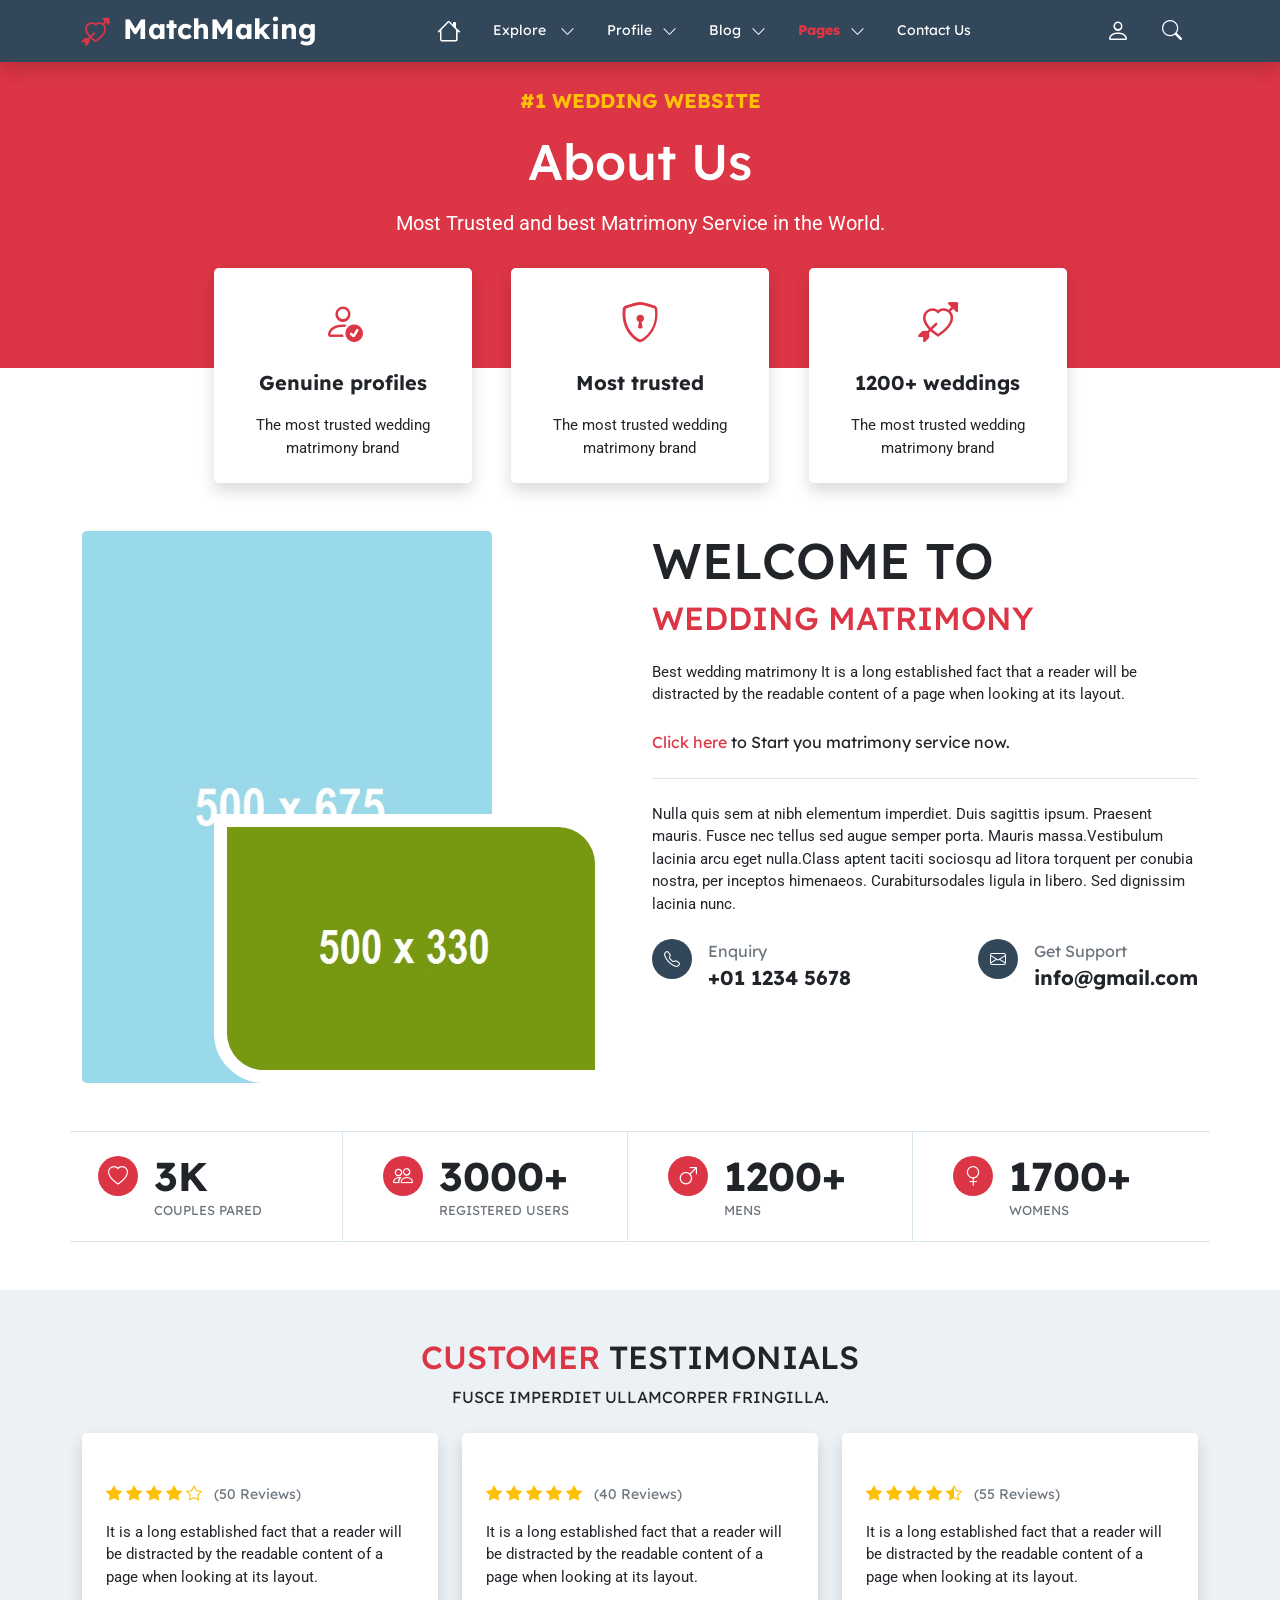
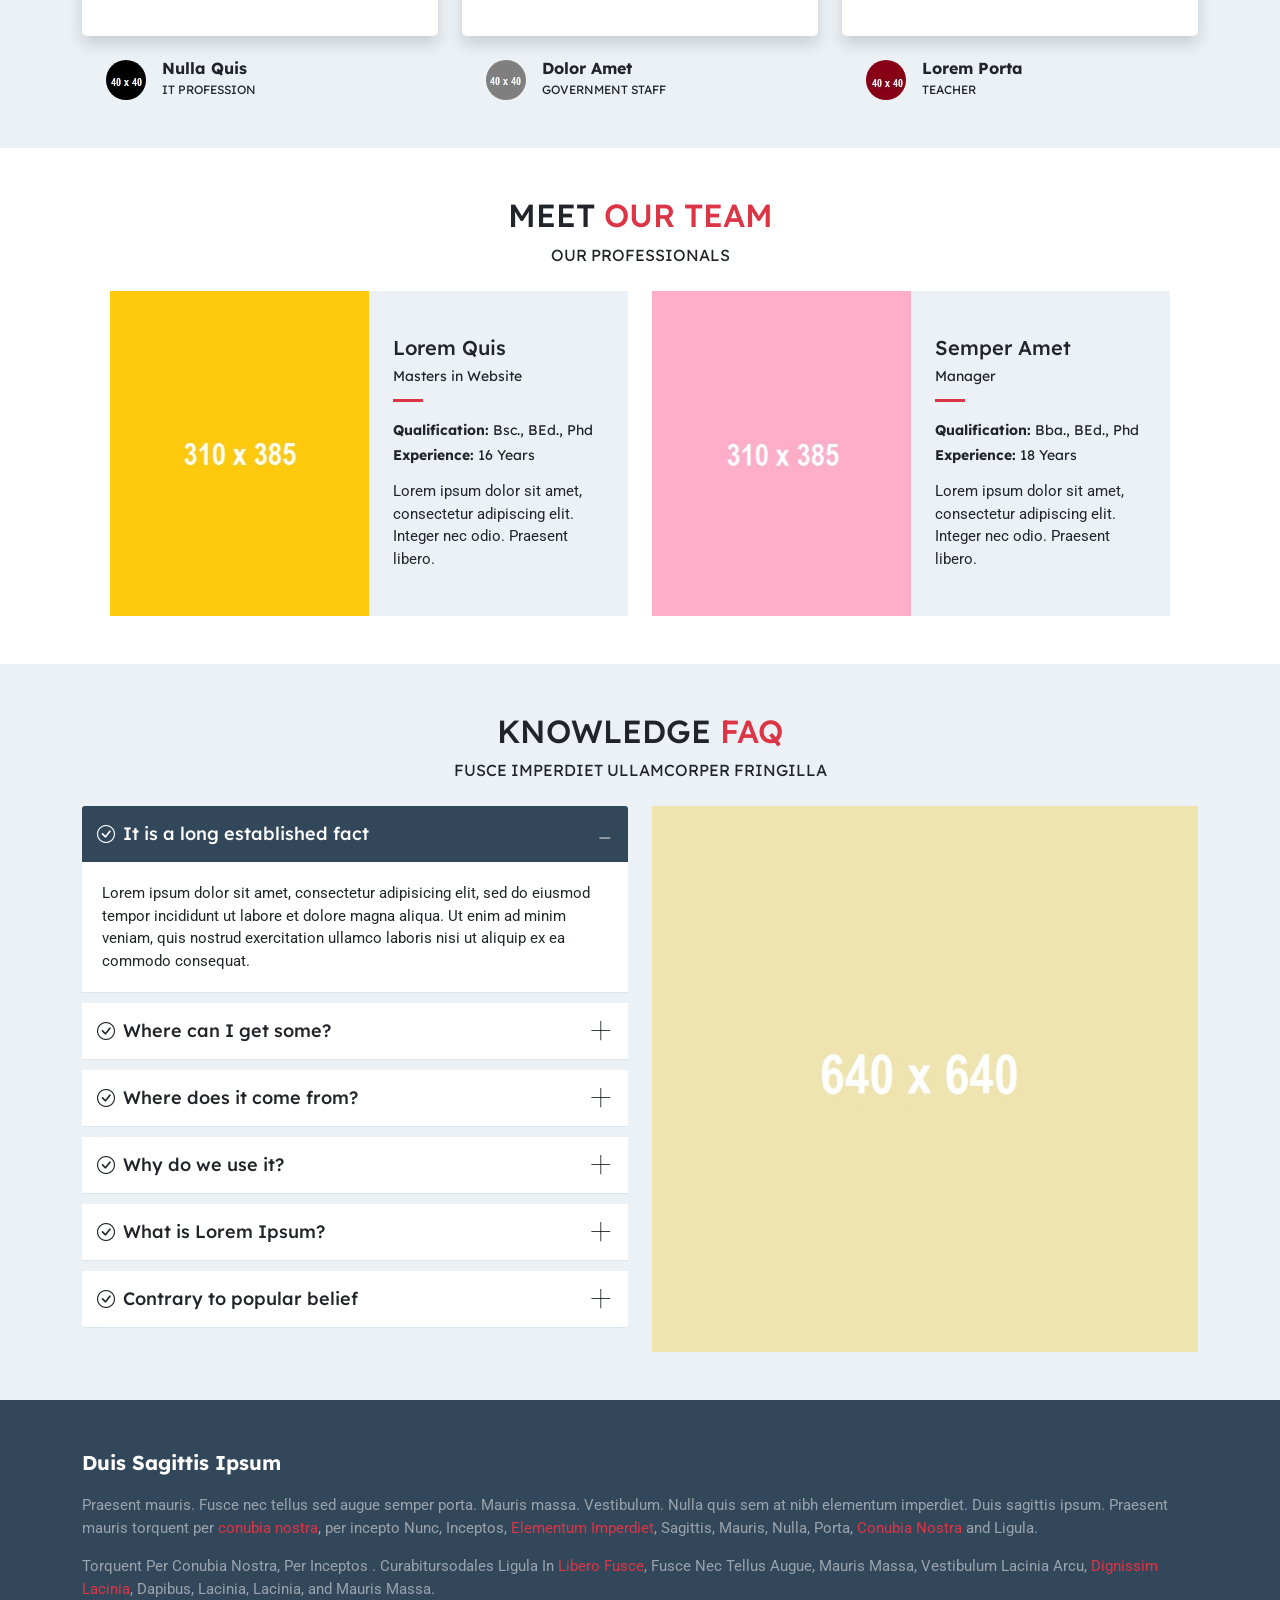
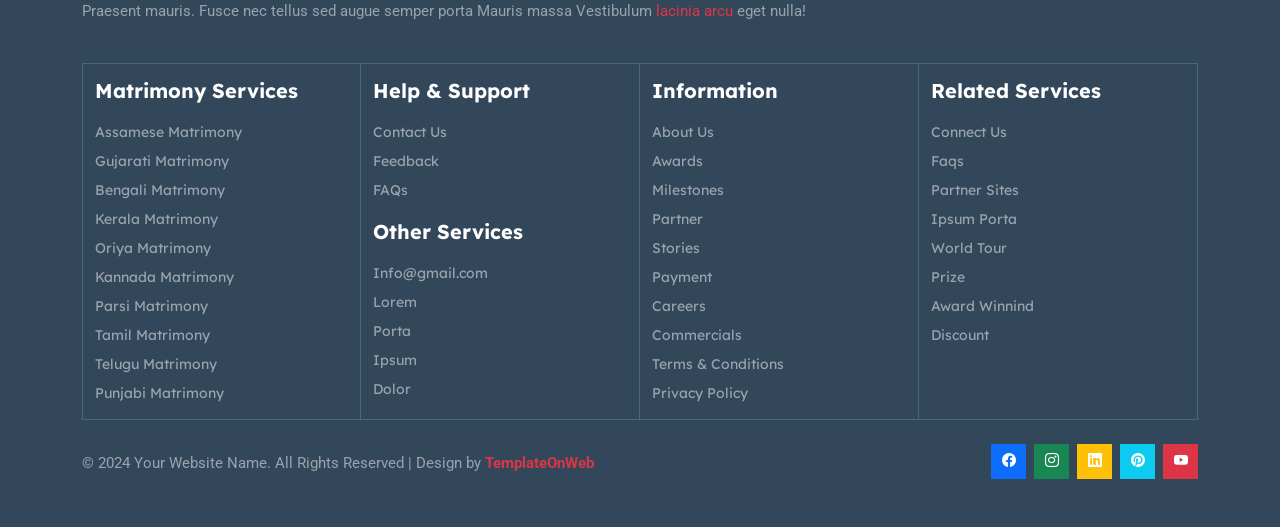
<file: matchmaking_master/about.html>
<!DOCTYPE html>
<html lang="en">
<head>
	<meta charset="utf-8">
	<meta http-equiv="X-UA-Compatible" content="IE=edge">
	<meta name="viewport" content="width=device-width, initial-scale=1">
	<title>Matrimonials</title>
	<link href="css/bootstrap.min.css" rel="stylesheet" >
	<link href="css/global.css" rel="stylesheet">
	<link href="css/about.css" rel="stylesheet">
    <link href="https://fonts.googleapis.com/css2?family=Roboto:ital,wght@0,100;0,300;0,400;0,500;0,700;0,900;1,100;1,300;1,400;1,500;1,700;1,900&display=swap" rel="stylesheet">
	<link href="https://fonts.googleapis.com/css2?family=Lexend:wght@100..900&display=swap" rel="stylesheet">
	<link rel="stylesheet" href="https://cdn.jsdelivr.net/npm/bootstrap-icons@1.11.3/font/bootstrap-icons.min.css">

</head>
<body>

<section id="header">
        <nav class="navbar navbar-expand-lg navbar-light w-100 shadow bg_blue">
      <div class="container-xl">
         <a class="d-flex text-white" href="index.html">
			 <b class="fs-3 d-block logo"><i class="bi bi-arrow-through-heart text-danger me-1 align-middle"></i>  MatchMaking</b>
	     </a>
         <button class="navbar-toggler offcanvas-nav-btn  ms-auto me-3" type="button">
            <img src="image/icons-svg/list.svg" width="40" height="40" alt="Open TemplateOnweb website menu"/>
         </button>
         <div class="offcanvas offcanvas-start offcanvas-nav" style="width: 20rem">
            <div class="offcanvas-header shadow">
			    <a class="d-flex me-3 text-white" href="index.html">
					 <b class="fs-3 d-block logo"><i class="bi bi-arrow-through-heart text-danger me-1 align-middle"></i>  MatchMaking</b>
				 </a>
               <img src="image/icons-svg/x.svg" width="40" height="40" class="ms-auto" data-bs-dismiss="offcanvas" aria-label="Close" alt="Close TemplateOnweb website menu"/>
			   
            </div>
            <div class="offcanvas-body pt-0 align-items-center">
               <ul class="navbar-nav align-items-lg-center ms-auto">
			      <li class="nav-item"> 
				      <a class="nav-link dropdown-toggle fs-4" href="index.html" title="Visit home page">
					  <i class="bi bi-house"></i>
					  </a>
				  </li>
				  
				  <li class="nav-item dropdown drop_border">
                     <a class="nav-link dropdown-toggle" href="#" role="button" data-bs-toggle="dropdown" aria-expanded="false" title="Click to see Html website templates category">
						   Explore <img src="image/icons-svg/chevron-down.svg" width="15" height="15" alt="Submenu open/close icon">
				    </a>
					
                     <div class="dropdown-menu dropdown-menu-xxl tow_category">
                        <div class="columns pt-3 pb-3">
								<ul>
								
								
								  <li class="column-item d-flex justify-content-start">
									<a href="list.html" class=" my-auto"><i class="bi bi-star-fill text-danger me-1"></i> Marathi Shaadi</a>
                                  </li>
								  <li class="column-item d-flex justify-content-start">
									<a href="list1.html" class=" my-auto"><i class="bi bi-star-fill text-danger me-1"></i> Assamese Shaadi</a>
                                  </li>
								  <li class="column-item d-flex justify-content-start">
										<a href="list.html" class=" my-auto"><i class="bi bi-star-fill text-danger me-1"></i> Bengali Shaadi</a>
                                  </li>
								  
								   <li class="column-item d-flex justify-content-start">
										<a href="list1.html" class=" my-auto"><i class="bi bi-star-fill text-danger me-1"></i> Telugu Shaadi</a>
                                  </li>
								  
								   <li class="column-item d-flex justify-content-start">
									<a href="list.html" class=" my-auto"><i class="bi bi-star-fill text-danger me-1"></i> Kannada Shaadi</a>
                                  </li>
								  <li class="column-item d-flex justify-content-start">
									<a href="list1.html" class=" my-auto"><i class="bi bi-star-fill text-danger me-1"></i> Jain Shaadi</a>
                                  </li>
								  <li class="column-item d-flex justify-content-start">
										<a href="list.html" class=" my-auto"><i class="bi bi-star-fill text-danger me-1"></i> Muslim Shaadi</a>
                                  </li>
								  
								   <li class="column-item d-flex justify-content-start">
										<a href="list1.html" class=" my-auto"><i class="bi bi-star-fill text-danger me-1"></i> Punjabi Shaadi</a>
                                  </li>

								</ul>
                     </div>
                  </div></li>
				  <li class="nav-item dropdown drop_border">
          <a class="nav-link dropdown-toggle" href="#" id="navbarDropdown" role="button" data-bs-toggle="dropdown" aria-expanded="false">
            Profile<img src="image/icons-svg/chevron-down.svg" width="15" height="15" alt="Submenu open/close icon">
          </a>
          <ul class="dropdown-menu drop_1 shadow" aria-labelledby="navbarDropdown">
            <li><a class="dropdown-item" href="list.html"> Profile 1</a></li>
			<li><a class="dropdown-item" href="list1.html"> Profile 2</a></li>
			<li><a class="dropdown-item border-0" href="detail.html"> Profile Detail</a></li>
          </ul>
        </li>
		
		          <li class="nav-item dropdown drop_border">
          <a class="nav-link dropdown-toggle" href="#" id="navbarDropdown" role="button" data-bs-toggle="dropdown" aria-expanded="false">
            Blog<img src="image/icons-svg/chevron-down.svg" width="15" height="15" alt="Submenu open/close icon">
          </a>
          <ul class="dropdown-menu drop_1 shadow" aria-labelledby="navbarDropdown">
            <li><a class="dropdown-item" href="blog.html"> Blog</a></li>
			<li><a class="dropdown-item border-0" href="blog_detail.html"> Blog Detail</a></li>
          </ul>
        </li>
	
				  <li class="nav-item dropdown drop_border">
          <a class="nav-link dropdown-toggle active" href="#" id="navbarDropdown" role="button" data-bs-toggle="dropdown" aria-expanded="false">
            Pages<img src="image/icons-svg/chevron-down.svg" width="15" height="15" alt="Submenu open/close icon">
          </a>
          <ul class="dropdown-menu drop_1 shadow" aria-labelledby="navbarDropdown">
            <li><a class="dropdown-item" href="about.html"> About Us</a></li>
			<li><a class="dropdown-item" href="services.html"> Services</a></li>
			<li><a class="dropdown-item" href="gallery.html"> Gallery</a></li>
			<li><a class="dropdown-item" href="pricing.html"> Pricing</a></li>
			<li><a class="dropdown-item" href="search.html"> Search Profile</a></li>
			<li><a class="dropdown-item" href="team.html"> Team</a></li>
			<li><a class="dropdown-item" href="login.html"> Login</a></li>
			<li><a class="dropdown-item border-0" href="register.html">Register</a></li>
          </ul>
        </li>
				  
				  <li class="nav-item"> 
				      <a class="nav-link dropdown-toggle" href="contact.html" title="Visit home page">
					  Contact Us
					  </a>
				  </li>
               </ul>
			   <ul class="navbar-nav align-items-lg-center ms-auto">
			       <li class="nav-item dropdown drop_border">
					  <a class="nav-link dropdown-toggle fs-4" href="#" id="navbarDropdown" role="button" data-bs-toggle="dropdown" aria-expanded="false">
						<i class="bi bi-person"></i>
					  </a>
					  <ul class="dropdown-menu drop_1 drop_log shadow" aria-labelledby="navbarDropdown">
						<li><a class="dropdown-item" href="login.html"> Login </a></li>
						<li><a class="dropdown-item border-0" href="register.html"> Register</a></li>
					  </ul>
				  </li>
			      <li class="nav-item dropdown drop_border">
          <a class="nav-link dropdown-toggle border-0 bg_blue_dark fs-5" href="#" id="navbarDropdown" role="button" data-bs-toggle="dropdown" aria-expanded="false">
            <i class="bi bi-search"></i>
          </a>
		  <ul class="dropdown-menu drop_1 drop_search shadow p-3" aria-labelledby="navbarDropdown">
            <li>
			  <div class="input-group">
				<input type="text" class="form-control" placeholder="Search Here">
				<span class="input-group-btn">
					<button class="btn btn-primary bg_blue rounded-0 p-2 px-3 border-0" type="button">
						<i class="bi bi-search"></i> </button>
				</span>
		</div>
			</li>
          </ul>
          
        </li>
                 </ul>
            </div>
         </div>    
         </div>
      </div>
   </nav>
</section>

<section id="center" class="center_about pt-4 bg-danger">
   <div class="container-xl">
    <div class="row center_price1 text-center">
	  <div class="col-md-12">
	   <b class="fs-5 d-block mb-3 text-warning">#1 WEDDING WEBSITE</b>
	   <h1 class="text-white font_50">About Us</h1>
<p class="mt-3 text-white mb-0 fs-5">Most Trusted and best Matrimony Service in the World.</p>
	  </div>
	</div>
   </div>
 </section>
 
 <section id="about_pg" class="pb-5">
   <div class="container-xl">
    <div class="row row-cols-1 row-cols-md-3 about_pg1  mx-auto">
	  <div class="col">
	    <div class="about_pg1_left shadow bg-white p-4 rounded-3 text-center hvr-grow mx-2">
		   <span class="text-danger fs-1 mb-3 d-block"><i class="bi bi-person-check"></i></span>
		   <b class="d-block fs-5">Genuine profiles</b>
		   <p class="mb-0 mt-3">The most trusted wedding matrimony brand</p>
		</div>  
	  </div>
	  <div class="col">
	    <div class="about_pg1_left shadow bg-white p-4 rounded-3 text-center hvr-grow  mx-2">
		   <span class="text-danger fs-1 mb-3 d-block"><i class="bi bi-shield-lock"></i></span>
		   <b class="d-block fs-5">Most trusted</b>
		   <p class="mb-0 mt-3">The most trusted wedding matrimony brand</p>
		</div>  
	  </div>
	  <div class="col">
	    <div class="about_pg1_left shadow bg-white p-4 rounded-3 text-center hvr-grow  mx-2">
		   <span class="text-danger fs-1 mb-3 d-block"><i class="bi bi-arrow-through-heart"></i></span>
		   <b class="d-block fs-5">1200+ weddings</b>
		   <p class="mb-0 mt-3">The most trusted wedding matrimony brand</p>
		</div>  
	  </div>
	</div>
	<div class="row row-cols-1 row-cols-md-2 about_pg2 mt-5">
	  <div class="col">
	     <div class="about_pg2_left position-relative">
		    <div class="about_pg2_left1">
			  <img src="image/32.jpg" alt="abc" class="w-75 rounded-3">
			</div>
			<div class="about_pg2_left2 position-absolute bottom-0 text-end">
			   <img src="image/33.jpg" alt="abc" class="w-75">
			</div>
		 </div>
	  </div>
	  <div class="col">
	     <div class="about_pg2_right">
		   <h1 class="text-uppercase font_50">Welcome to</h1>
		   <h2 class="text-danger text-uppercase">Wedding matrimony</h2>
		   <p class="mt-4 mb-4">Best wedding matrimony It is a long established fact that a reader will be distracted by the readable content of a page when looking at its layout.</p>
		   <span><a class="text-danger" href="#">Click here</a> to Start you matrimony service now.</span>
		   <p class="border-top mt-4 pt-4 mb-4">Nulla quis sem at nibh elementum imperdiet. Duis sagittis ipsum. Praesent mauris. Fusce nec tellus sed augue semper porta. Mauris massa.Vestibulum lacinia arcu eget nulla.Class aptent taciti sociosqu ad litora torquent per conubia nostra, per inceptos himenaeos. Curabitursodales ligula in libero. Sed dignissim lacinia nunc.</p>
		    <ul class="mb-0 d-flex justify-content-between flex-wrap">
			 <li class="d-flex">
			  <span class="d-inline-block text-center bg_blue text-white rounded-circle cont_icon me-3"><i class="bi bi-telephone"></i></span>
			   <span class="flex-column">
			    <span class="text-muted d-block"> Enquiry</span>
				<b class="d-block fs-5">+01 1234 5678</b>
			   </span>
			 </li>
			 <li class="d-flex">
			  <span class="d-inline-block text-center bg_blue text-white rounded-circle cont_icon me-3"><i class="bi bi-envelope"></i></span>
			   <span class="flex-column">
			    <span class="text-muted d-block"> Get Support</span>
				<b class="d-block fs-5">info@gmail.com</b>
			   </span>
			 </li>
			</ul>
		 </div>
	  </div>
	</div>
	<div class="row row-cols-1 row-cols-md-4 row-cols-sm-2 about_pg3 mt-5 border-top border-bottom">
	  <div class="col">
	     <div class="about_pg3_left border-end py-4 px-3">
		     <ul class="mb-0 d-flex">
			 <li class="d-flex">
			  <span class="d-inline-block text-center bg-danger text-white rounded-circle cont_icon me-3 fs-5"><i class="bi bi-heart"></i></span>
			   <span class="flex-column lh-1">
			    <b class="fs-1 d-block"> 3K</b>
				<span class="d-block text-uppercase text-muted mt-2 font_13">COUPLES PARED</span>
			   </span>
			 </li>
			</ul>
		 </div>
	  </div>
	  <div class="col">
	     <div class="about_pg3_left border-end py-4 px-3">
		     <ul class="mb-0 d-flex">
			 <li class="d-flex">
			  <span class="d-inline-block text-center bg-danger text-white rounded-circle cont_icon me-3 fs-5"><i class="bi bi-people"></i></span>
			   <span class="flex-column lh-1">
			    <b class="fs-1 d-block"> 3000+</b>
				<span class="d-block text-uppercase text-muted mt-2 font_13">REGISTERED USERS</span>
			   </span>
			 </li>
			</ul>
		 </div>
	  </div>
	  <div class="col">
	     <div class="about_pg3_left border-end py-4 px-3">
		     <ul class="mb-0 d-flex">
			 <li class="d-flex">
			  <span class="d-inline-block text-center bg-danger text-white rounded-circle cont_icon me-3 fs-5"><i class="bi bi-gender-male"></i></span>
			   <span class="flex-column lh-1">
			    <b class="fs-1 d-block"> 1200+</b>
				<span class="d-block text-uppercase text-muted mt-2 font_13">Mens</span>
			   </span>
			 </li>
			</ul>
		 </div>
	  </div>
	  <div class="col">
	     <div class="about_pg3_left py-4 px-3">
		     <ul class="mb-0 d-flex">
			 <li class="d-flex">
			  <span class="d-inline-block text-center bg-danger text-white rounded-circle cont_icon me-3 fs-5"><i class="bi bi-gender-female"></i></span>
			   <span class="flex-column lh-1">
			    <b class="fs-1 d-block"> 1700+</b>
				<span class="d-block text-uppercase text-muted mt-2 font_13">WOMENS</span>
			   </span>
			 </li>
			</ul>
		 </div>
	  </div>
	</div>
   </div>
 </section>
 
 <section id="testim" class="pb-5 pt-5 bg_light">
   <div class="container-xl">
     <div class="testim_1 row text-center mb-4">
	  <div class="col-md-12">
	   <h2><span class="text-danger">CUSTOMER</span> TESTIMONIALS</h2>
	   <span class="text-uppercase">FUSCE IMPERDIET ULLAMCORPER FRINGILLA.</span>
	  </div>
	 </div>
	 <div class="testim_2 row row-cols-1 row-cols-md-3">
	  <div class="col">
	    <div class="testim_2_left">
		   <div class="testim_2_left1 bg-white py-5 px-4 rounded-3 shadow">
		   <span class="text-warning">
		     <i class="bi bi-star-fill"></i>
			  <i class="bi bi-star-fill"></i>
			   <i class="bi bi-star-fill"></i>
			    <i class="bi bi-star-fill"></i>
				 <i class="bi bi-star"></i>
		      <span class="font_14 text-muted ms-2">(50 Reviews)</span>
		   </span>
		   <p class="mb-0 mt-3">It is a long established fact that a reader will be distracted by the readable content of a page when looking at its layout.</p>
		  </div>
		   <ul class="mb-0 px-4 mt-4">
		     <li class="d-flex mb-0">
			   <span><a href="#"><img class="rounded-circle" alt="abc" src="image/27.jpg"></a></span>
			   <span class="flex-column ms-3 lh-1">
			      <b class="d-block fs-6"><a class="yellow" href="#">Nulla Quis</a></b>
				 <span class="font_12 d-block text-uppercase mt-2">IT PROFESSION</span>
			   </span>
			 </li>
		   </ul>
		</div>
	  </div>
	  <div class="col">
	    <div class="testim_2_left">
		   <div class="testim_2_left1 bg-white py-5 px-4 rounded-3 shadow">
		   <span class="text-warning">
		     <i class="bi bi-star-fill"></i>
			  <i class="bi bi-star-fill"></i>
			   <i class="bi bi-star-fill"></i>
			    <i class="bi bi-star-fill"></i>
				 <i class="bi bi-star-fill"></i>
		      <span class="font_14 text-muted ms-2">(40 Reviews)</span>
		   </span>
		   <p class="mb-0 mt-3">It is a long established fact that a reader will be distracted by the readable content of a page when looking at its layout.</p>
		  </div>
		   <ul class="mb-0 px-4 mt-4">
		     <li class="d-flex mb-0">
			   <span><a href="#"><img class="rounded-circle" alt="abc" src="image/28.jpg"></a></span>
			   <span class="flex-column ms-3 lh-1">
			      <b class="d-block fs-6"><a class="yellow" href="#">Dolor Amet</a></b>
				 <span class="font_12 d-block text-uppercase mt-2">GOVERNMENT STAFF</span>
			   </span>
			 </li>
		   </ul>
		</div>
	  </div>
	  <div class="col">
	    <div class="testim_2_left">
		   <div class="testim_2_left1 bg-white py-5 px-4 rounded-3 shadow">
		   <span class="text-warning">
		     <i class="bi bi-star-fill"></i>
			  <i class="bi bi-star-fill"></i>
			   <i class="bi bi-star-fill"></i>
			    <i class="bi bi-star-fill"></i>
				 <i class="bi bi-star-half"></i>
		      <span class="font_14 text-muted ms-2">(55 Reviews)</span>
		   </span>
		   <p class="mb-0 mt-3">It is a long established fact that a reader will be distracted by the readable content of a page when looking at its layout.</p>
		  </div>
		   <ul class="mb-0 px-4 mt-4">
		     <li class="d-flex mb-0">
			   <span><a href="#"><img class="rounded-circle" alt="abc" src="image/29.jpg"></a></span>
			   <span class="flex-column ms-3 lh-1">
			      <b class="d-block fs-6"><a class="yellow" href="#">Lorem Porta</a></b>
				 <span class="font_12 d-block text-uppercase mt-2">Teacher</span>
			   </span>
			 </li>
		   </ul>
		</div>
	  </div>
	 </div>
   </div>
 </section>
 
 <section id="team" class="pb-5 pt-5">
   <div class="container-xl">
     <div class="testim_1 row text-center mb-4">
	  <div class="col-md-12">
	   <h2 class="text-uppercase">Meet  <span class="text-danger">Our Team</span></h2>
	   <span class="text-uppercase">OUR PROFESSIONALS</span>
	  </div>
	 </div>
	 <div class="row team_1 mx-3">
   <div class="col-md-6">
    <div class="team_1i">
	   <div class="team_1i1 row">
	    <div class="col-md-6 pe-0 col-sm-6">
		 <div class="team_1i1l position-relative">
		  <div class="team_1i1li">
		    <a href="#"><img src="image/12.jpg" class="img-fluid" alt="abc"></a>
		  </div>
		  <div class="team_1i1li1 position-absolute w-100 h-100 bg_back top-0 text-center">
		      <div class="top_1r">
      <ul class="mb-0">
		<li class="d-inline-block"><a class="bg-white d-block rounded-circle text-center text-danger" href="#"><i class="bi bi-facebook"></i></a>  </li>
		<li class="d-inline-block"><a class="bg-white d-block rounded-circle text-center text-danger" href="#"><i class="bi bi-twitter"></i></a>  </li>
		<li class="d-inline-block"><a class="bg-white d-block rounded-circle text-center text-danger" href="#"><i class="bi bi-linkedin"></i></a>  </li>
		<li class="d-inline-block"><a class="bg-white d-block rounded-circle text-center text-danger" href="#"><i class="bi bi-instagram"></i></a>  </li>
		<li class="d-inline-block"><a class="bg-white d-block rounded-circle text-center text-danger" href="#"><i class="bi bi-youtube"></i></a>  </li>
	</ul>
   </div>
		  </div>
		 </div>
		</div>
		<div class="col-md-6 ps-0 col-sm-6">
		 <div class="team_1i1r bg_light  px-4">
		  <h5>Lorem Quis</h5>
		  <h6 class="font_14">Masters in Website</h6>
		  <hr class="line">
		  <h6 class="font_14"><span class="fw-bold">Qualification:</span> Bsc., BEd., Phd</h6>
		  <h6 class="font_14 mb-0 mt-2"><span class="fw-bold">Experience:</span> 16 Years</h6>
		  <p class="mb-0 mt-3">Lorem ipsum dolor sit amet, consectetur adipiscing elit. Integer nec odio. Praesent libero.</p>
		 </div>
		</div>
	   </div>
	</div>
   </div>
   <div class="col-md-6">
    <div class="team_1i">
	   <div class="team_1i1 row">
	    <div class="col-md-6 pe-0 col-sm-6">
		 <div class="team_1i1l position-relative">
		  <div class="team_1i1li">
		    <a href="#"><img src="image/13.jpg" class="img-fluid" alt="abc"></a>
		  </div>
		  <div class="team_1i1li1 position-absolute w-100 h-100 bg_back top-0 text-center">
		      <div class="top_1r">
      <ul class="mb-0">
		<li class="d-inline-block"><a class="bg-white d-block rounded-circle text-center text-danger" href="#"><i class="bi bi-facebook"></i></a>  </li>
		<li class="d-inline-block"><a class="bg-white d-block rounded-circle text-center text-danger" href="#"><i class="bi bi-twitter"></i></a>  </li>
		<li class="d-inline-block"><a class="bg-white d-block rounded-circle text-center text-danger" href="#"><i class="bi bi-linkedin"></i></a>  </li>
		<li class="d-inline-block"><a class="bg-white d-block rounded-circle text-center text-danger" href="#"><i class="bi bi-instagram"></i></a>  </li>
		<li class="d-inline-block"><a class="bg-white d-block rounded-circle text-center text-danger" href="#"><i class="bi bi-youtube"></i></a>  </li>
	</ul>
   </div>
		  </div>
		 </div>
		</div>
		<div class="col-md-6 ps-0 col-sm-6">
		 <div class="team_1i1r bg_light  px-4">
		  <h5>Semper Amet</h5>
		  <h6 class="font_14">Manager</h6>
		  <hr class="line">
		  <h6 class="font_14"><span class="fw-bold">Qualification:</span> Bba., BEd., Phd</h6>
		  <h6 class="font_14 mb-0 mt-2"><span class="fw-bold">Experience:</span> 18 Years</h6>
		  <p class="mb-0 mt-3">Lorem ipsum dolor sit amet, consectetur adipiscing elit. Integer nec odio. Praesent libero.</p>
		 </div>
		</div>
	   </div>
	</div>
   </div>
 </div>
   </div>
 </section>
 
 <section id="faq" class="pb-5 pt-5 bg_light">
   <div class="container-xl">
     <div class="testim_1 row text-center mb-4">
	  <div class="col-md-12">
	   <h2 class="text-uppercase">KNOWLEDGE  <span class="text-danger">Faq</span></h2>
	   <span class="text-uppercase">FUSCE IMPERDIET ULLAMCORPER FRINGILLA</span>
	  </div>
	 </div>
	 <div class="testim_2 row row-cols-1 row-cols-md-2">
	  <div class="col">
	   <div class="testim_2_left">
	     <div class="accordion" id="accordionExample">
  <div class="accordion-item">
   <h2 class="accordion-header" id="headingOne">
     <button class="accordion-button" type="button" data-bs-toggle="collapse" data-bs-target="#collapseOne" aria-expanded="true" aria-controls="collapseOne">
       <i class="bi bi-check-circle me-2 align-middle"></i> It is a long established fact
     </button>
   </h2>
   <div id="collapseOne" class="accordion-collapse collapse show" aria-labelledby="headingOne" data-bs-parent="#accordionExample" style="">
     <div class="accordion-body">
       <p class="mb-0">Lorem ipsum dolor sit amet, consectetur adipisicing elit, sed do eiusmod tempor incididunt ut labore et dolore magna aliqua. Ut enim ad minim veniam, quis nostrud exercitation ullamco laboris nisi ut aliquip ex ea commodo consequat.</p>
     </div>
   </div>
  </div>
   
  <div class="accordion-item">
   <h2 class="accordion-header" id="headingTwo">
     <button class="accordion-button collapsed" type="button" data-bs-toggle="collapse" data-bs-target="#collapseTwo" aria-expanded="false" aria-controls="collapseTwo">
       <i class="bi bi-check-circle me-2 align-middle"></i> Where can I get some?
     </button>
   </h2>
   <div id="collapseTwo" class="accordion-collapse collapse" aria-labelledby="headingTwo" data-bs-parent="#accordionExample">
     <div class="accordion-body">
       <p class="mb-0">Lorem ipsum dolor sit amet, consectetur adipisicing elit, sed do eiusmod tempor incididunt ut labore et dolore magna aliqua. Ut enim ad minim veniam, quis nostrud exercitation ullamco laboris nisi ut aliquip ex ea commodo consequat.</p>
     </div>
   </div>
 </div>
  
  <div class="accordion-item">
   <h2 class="accordion-header" id="headingThree">
     <button class="accordion-button collapsed" type="button" data-bs-toggle="collapse" data-bs-target="#collapseThree" aria-expanded="false" aria-controls="collapseThree">
       <i class="bi bi-check-circle me-2 align-middle"></i> Where does it come from?
     </button>
   </h2>
   <div id="collapseThree" class="accordion-collapse collapse" aria-labelledby="headingThree" data-bs-parent="#accordionExample">
     <div class="accordion-body">
        <p class="mb-0">Lorem ipsum dolor sit amet, consectetur adipisicing elit, sed do eiusmod tempor incididunt ut labore et dolore magna aliqua. Ut enim ad minim veniam, quis nostrud exercitation ullamco laboris nisi ut aliquip ex ea commodo consequat.</p>
     </div>
   </div>
 </div>
 
 <div class="accordion-item">
   <h2 class="accordion-header" id="headingFour">
     <button class="accordion-button collapsed" type="button" data-bs-toggle="collapse" data-bs-target="#collapseFour" aria-expanded="false" aria-controls="collapseFour">
       <i class="bi bi-check-circle me-2 align-middle"></i> Why do we use it?
     </button>
   </h2>
   <div id="collapseFour" class="accordion-collapse collapse" aria-labelledby="headingFour" data-bs-parent="#accordionExample">
     <div class="accordion-body">
       <p class="mb-0">Lorem ipsum dolor sit amet, consectetur adipisicing elit, sed do eiusmod tempor incididunt ut labore et dolore magna aliqua. Ut enim ad minim veniam, quis nostrud exercitation ullamco laboris nisi ut aliquip ex ea commodo consequat.</p>
     </div>
   </div>
 </div>

 <div class="accordion-item">
   <h2 class="accordion-header" id="headingFive">
     <button class="accordion-button collapsed" type="button" data-bs-toggle="collapse" data-bs-target="#collapseFive" aria-expanded="false" aria-controls="collapseFive">
       <i class="bi bi-check-circle me-2 align-middle"></i> What is Lorem Ipsum?
     </button>
   </h2>
   <div id="collapseFive" class="accordion-collapse collapse" aria-labelledby="headingFive" data-bs-parent="#accordionExample">
     <div class="accordion-body">
    <p class="mb-0">Lorem ipsum dolor sit amet, consectetur adipisicing elit, sed do eiusmod tempor incididunt ut labore et dolore magna aliqua. Ut enim ad minim veniam, quis nostrud exercitation ullamco laboris nisi ut aliquip ex ea commodo consequat.</p>
     </div>
   </div>
 </div>
 
 <div class="accordion-item">
   <h2 class="accordion-header" id="headingSix">
     <button class="accordion-button collapsed" type="button" data-bs-toggle="collapse" data-bs-target="#collapseSix" aria-expanded="false" aria-controls="collapseSix">
       <i class="bi bi-check-circle me-2 align-middle"></i> Contrary to popular belief
     </button>
   </h2>
   <div id="collapseSix" class="accordion-collapse collapse" aria-labelledby="headingSix" data-bs-parent="#accordionExample">
     <div class="accordion-body">
    <p class="mb-0">Lorem ipsum dolor sit amet, consectetur adipisicing elit, sed do eiusmod tempor incididunt ut labore et dolore magna aliqua. Ut enim ad minim veniam, quis nostrud exercitation ullamco laboris nisi ut aliquip ex ea commodo consequat.</p>
     </div>
   </div>
 </div>
</div>
	   </div>
	  </div>
	  <div class="col">
	   <div class="testim_2_right">
	       <a href="#"><img src="image/34.jpg" class="img-fluid" alt="abc"></a>
	   </div>
	  </div>
	 </div>  
   </div>
 </section>

<section id="footer" class="pt-5 pb-5 bg_blue">
 <div class="container-xl">
  <div class="row row-cols-1 row-cols-md-1 footer_1">
     <div class="col">
	   <b class="d-block fs-5 text-white">Duis Sagittis Ipsum</b>
	   <p class="mt-3 text-white-50">Praesent mauris. Fusce nec tellus sed augue semper porta. Mauris massa. Vestibulum. Nulla quis sem at nibh elementum imperdiet. Duis sagittis ipsum. Praesent mauris torquent per <a class="text-danger" href="#">conubia nostra</a>, per incepto Nunc, Inceptos, <a class="text-danger" href="#">Elementum Imperdiet</a>,  Sagittis, Mauris, Nulla, Porta, <a class="text-danger" href="#">Conubia Nostra</a> and Ligula.</p>
	   <p class="text-white-50 mb-0">Torquent Per Conubia Nostra, Per Inceptos . Curabitursodales Ligula In <a class="text-danger" href="#">Libero Fusce</a>, Fusce Nec Tellus Augue, Mauris Massa, Vestibulum Lacinia Arcu, <a class="text-danger" href="#">Dignissim Lacinia</a>, Dapibus, Lacinia, Lacinia, and Mauris Massa.</p>
	   <p class="text-white-50">Praesent mauris. Fusce nec tellus sed augue semper porta Mauris massa Vestibulum <a class="text-danger" href="#">lacinia arcu</a> eget nulla!</p>
	 </div>
  </div>
  <div class="row row-cols-1 row-cols-md-4 row-cols-sm-2 footer_2 mt-4  mx-0">
     <div class="col p-0">
	   <div class="footer_2_left">
	    <b class="fs-5 d-block text-white mb-3"> Matrimony Services</b>
		<ul class="mb-0 font_14">
		 <li><a  class="text-white-50 link" href="#">Assamese Matrimony</a></li>
		 <li class="mt-2"><a  class="text-white-50 link" href="#">Gujarati Matrimony</a></li>
		 <li class="mt-2"><a  class="text-white-50 link" href="#">Bengali Matrimony</a></li>
		 <li class="mt-2"><a  class="text-white-50 link" href="#">Kerala Matrimony</a></li>
		 <li class="mt-2"><a  class="text-white-50 link" href="#">Oriya Matrimony</a></li>
		 <li class="mt-2"><a  class="text-white-50 link" href="#">Kannada Matrimony</a></li>
		 <li class="mt-2"><a  class="text-white-50 link" href="#">Parsi Matrimony</a></li>
		 <li class="mt-2"><a  class="text-white-50 link" href="#">Tamil Matrimony</a></li>
		 <li class="mt-2"><a  class="text-white-50 link" href="#">Telugu Matrimony</a></li>
		 <li class="mt-2"><a  class="text-white-50 link" href="#">Punjabi Matrimony</a></li>
		</ul>
	   </div>  
	 </div>
	 <div class="col p-0">
	   <div class="footer_2_left border-start-0">
	    <b class="fs-5 d-block text-white mb-3"> Help & Support</b>
		<ul class="mb-0 font_14">
		 <li><a  class="text-white-50 link" href="#">Contact Us</a></li>
		 <li class="mt-2"><a  class="text-white-50 link" href="#">Feedback</a></li>
		 <li class="mt-2"><a  class="text-white-50 link" href="#">FAQs</a></li>
		</ul>
		<b class="fs-5 d-block text-white mb-3 mt-3"> Other Services</b>
		<ul class="mb-0 font_14">
		 <li><a  class="text-white-50 link" href="#">Info@gmail.com</a></li>
		 <li class="mt-2"><a  class="text-white-50 link" href="#">Lorem</a></li>
		 <li class="mt-2"><a  class="text-white-50 link" href="#">Porta</a></li>
		 <li class="mt-2"><a  class="text-white-50 link" href="#">Ipsum</a></li>
		 <li class="mt-2"><a  class="text-white-50 link" href="#">Dolor</a></li>
		</ul>
		
	   </div>  
	 </div>
	 <div class="col p-0">
	   <div class="footer_2_left border-start-0">
	    <b class="fs-5 d-block text-white mb-3"> Information</b>
		<ul class="mb-0 font_14">
		 <li><a  class="text-white-50 link" href="#">About Us</a></li>
		 <li class="mt-2"><a  class="text-white-50 link" href="#">Awards</a></li>
		 <li class="mt-2"><a  class="text-white-50 link" href="#">Milestones</a></li>
		 <li class="mt-2"><a  class="text-white-50 link" href="#">Partner</a></li>
		 <li class="mt-2"><a  class="text-white-50 link" href="#">Stories</a></li>
		 <li class="mt-2"><a  class="text-white-50 link" href="#">Payment</a></li>
		 <li class="mt-2"><a  class="text-white-50 link" href="#">Careers</a></li>
		 <li class="mt-2"><a  class="text-white-50 link" href="#">Commercials</a></li>
		 <li class="mt-2"><a  class="text-white-50 link" href="#">Terms & Conditions</a></li>
		 <li class="mt-2"><a  class="text-white-50 link" href="#">Privacy Policy</a></li>
		</ul>
	   </div>  
	 </div>
	 <div class="col p-0">
	   <div class="footer_2_left border-start-0">
	    <b class="fs-5 d-block text-white mb-3"> Related  Services</b>
		<ul class="mb-0 font_14">
		 <li><a  class="text-white-50 link" href="#">Connect Us</a></li>
		 <li class="mt-2"><a  class="text-white-50 link" href="#">Faqs</a></li>
		 <li class="mt-2"><a  class="text-white-50 link" href="#">Partner Sites</a></li>
		 <li class="mt-2"><a  class="text-white-50 link" href="#">Ipsum Porta</a></li>
		 <li class="mt-2"><a  class="text-white-50 link" href="#">World Tour</a></li>
		 <li class="mt-2"><a  class="text-white-50 link" href="#">Prize</a></li>
		 <li class="mt-2"><a  class="text-white-50 link" href="#">Award Winnind</a></li>
		 <li class="mt-2"><a  class="text-white-50 link" href="#">Discount</a></li>
		</ul>
	   </div>  
	 </div>
  </div>
  <div class="footer_bottom_1 row  mt-4">
      	<div class="col-md-8">
		  <div class="footer_bottom_1_left pt-2">
		    <p class="mb-0 text-white-50">© 2024 Your Website Name. All Rights Reserved | Design by <a class="text-danger fw-bold" href="http://www.templateonweb.com">TemplateOnWeb</a></p>
		  </div>
		</div>
		<div class="col-md-4">
		  <div class="footer_bottom_1_right">
		    <ul class="mb-0 d-flex social_brands justify-content-end">
			    <li><a class="bg-primary d-inline-block text-white text-center" href="#"><i class="bi bi-facebook"></i></a></li>
				<li class="ms-2"><a class="bg-success d-inline-block text-white text-center" href="#"><i class="bi bi-instagram"></i></a></li>
				<li class="ms-2"><a class="bg-warning d-inline-block text-white text-center" href="#"><i class="bi bi-linkedin"></i></a></li>
				<li class="ms-2"><a class="bg-info d-inline-block text-white text-center" href="#"><i class="bi bi-pinterest"></i></a></li>
				<li class="ms-2"><a class="bg-danger d-inline-block text-white text-center" href="#"><i class="bi bi-youtube"></i></a></li>
			  </ul>
		  </div>
		</div>
 	</div>
 </div>
</section>

		
<script src="js/bootstrap.bundle.min.js"></script>
<script src="js/theme.min.js"></script>

</body>
</html>
</file>
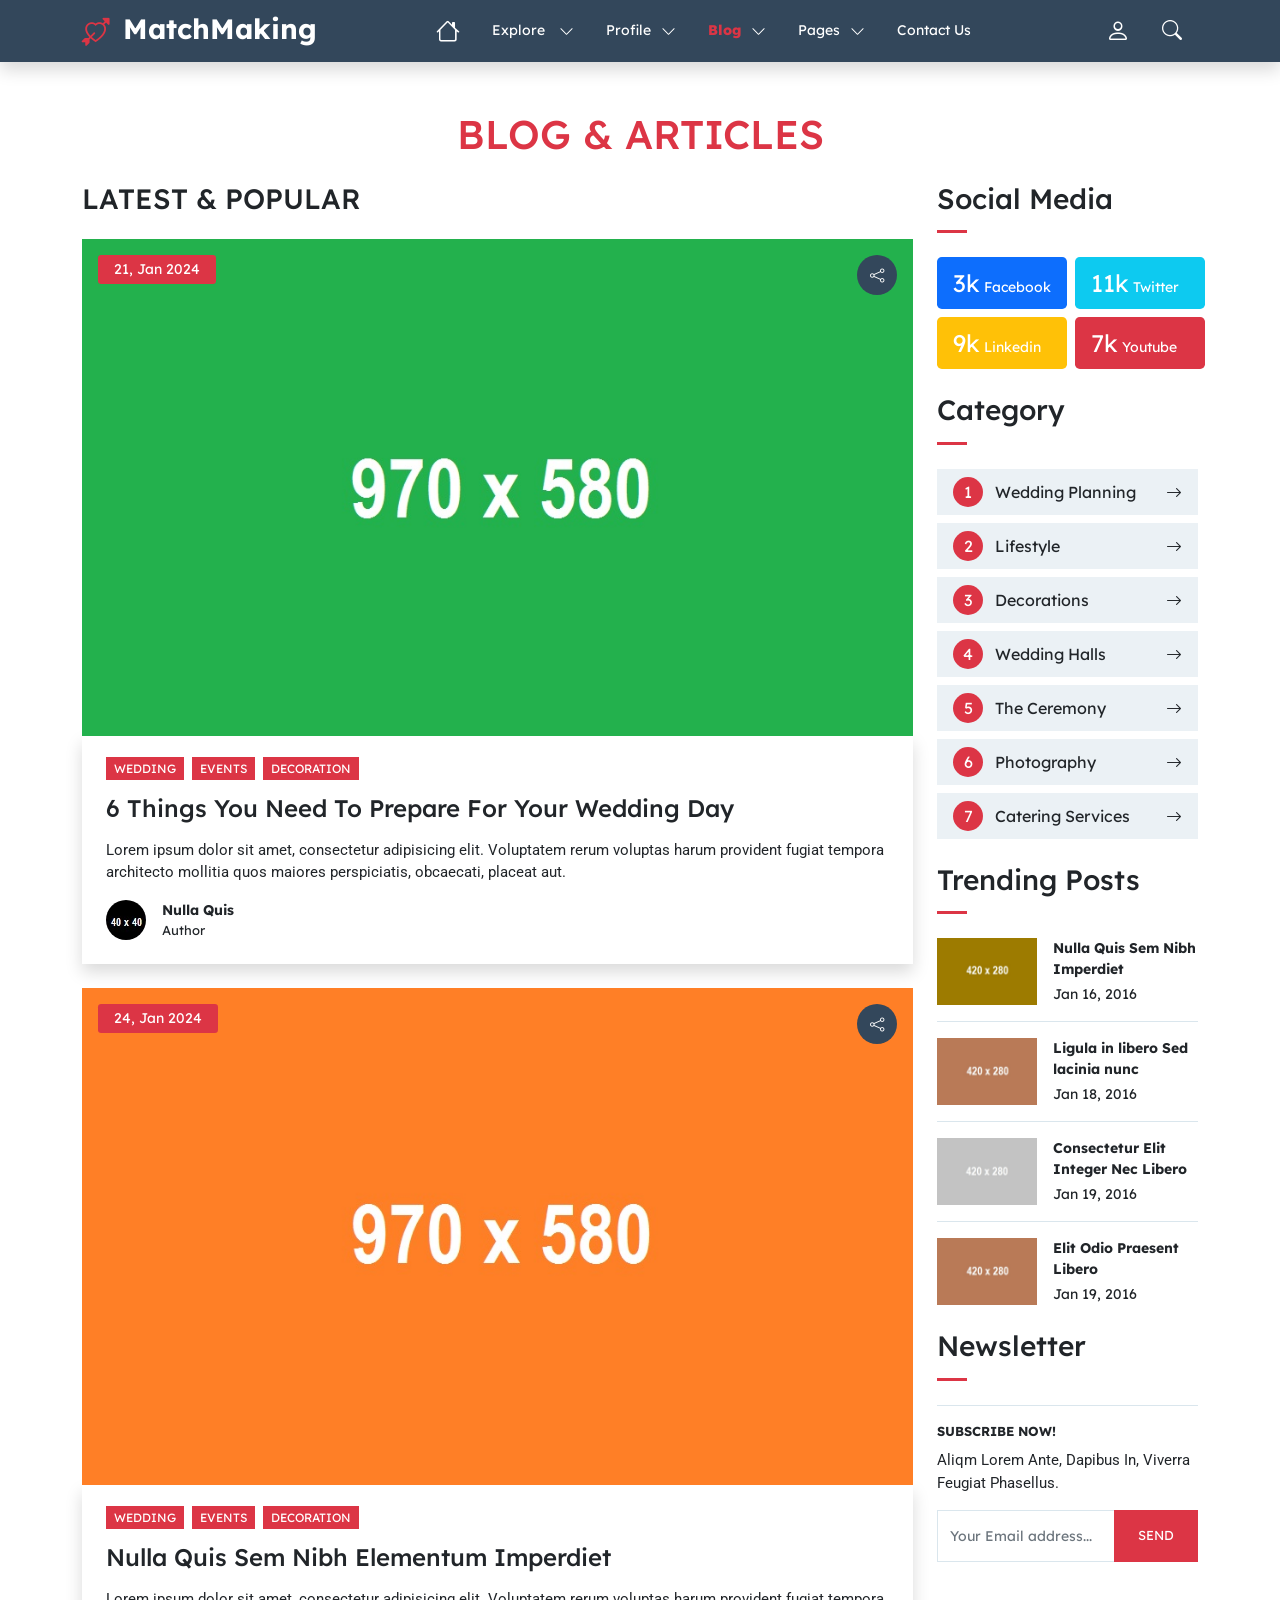
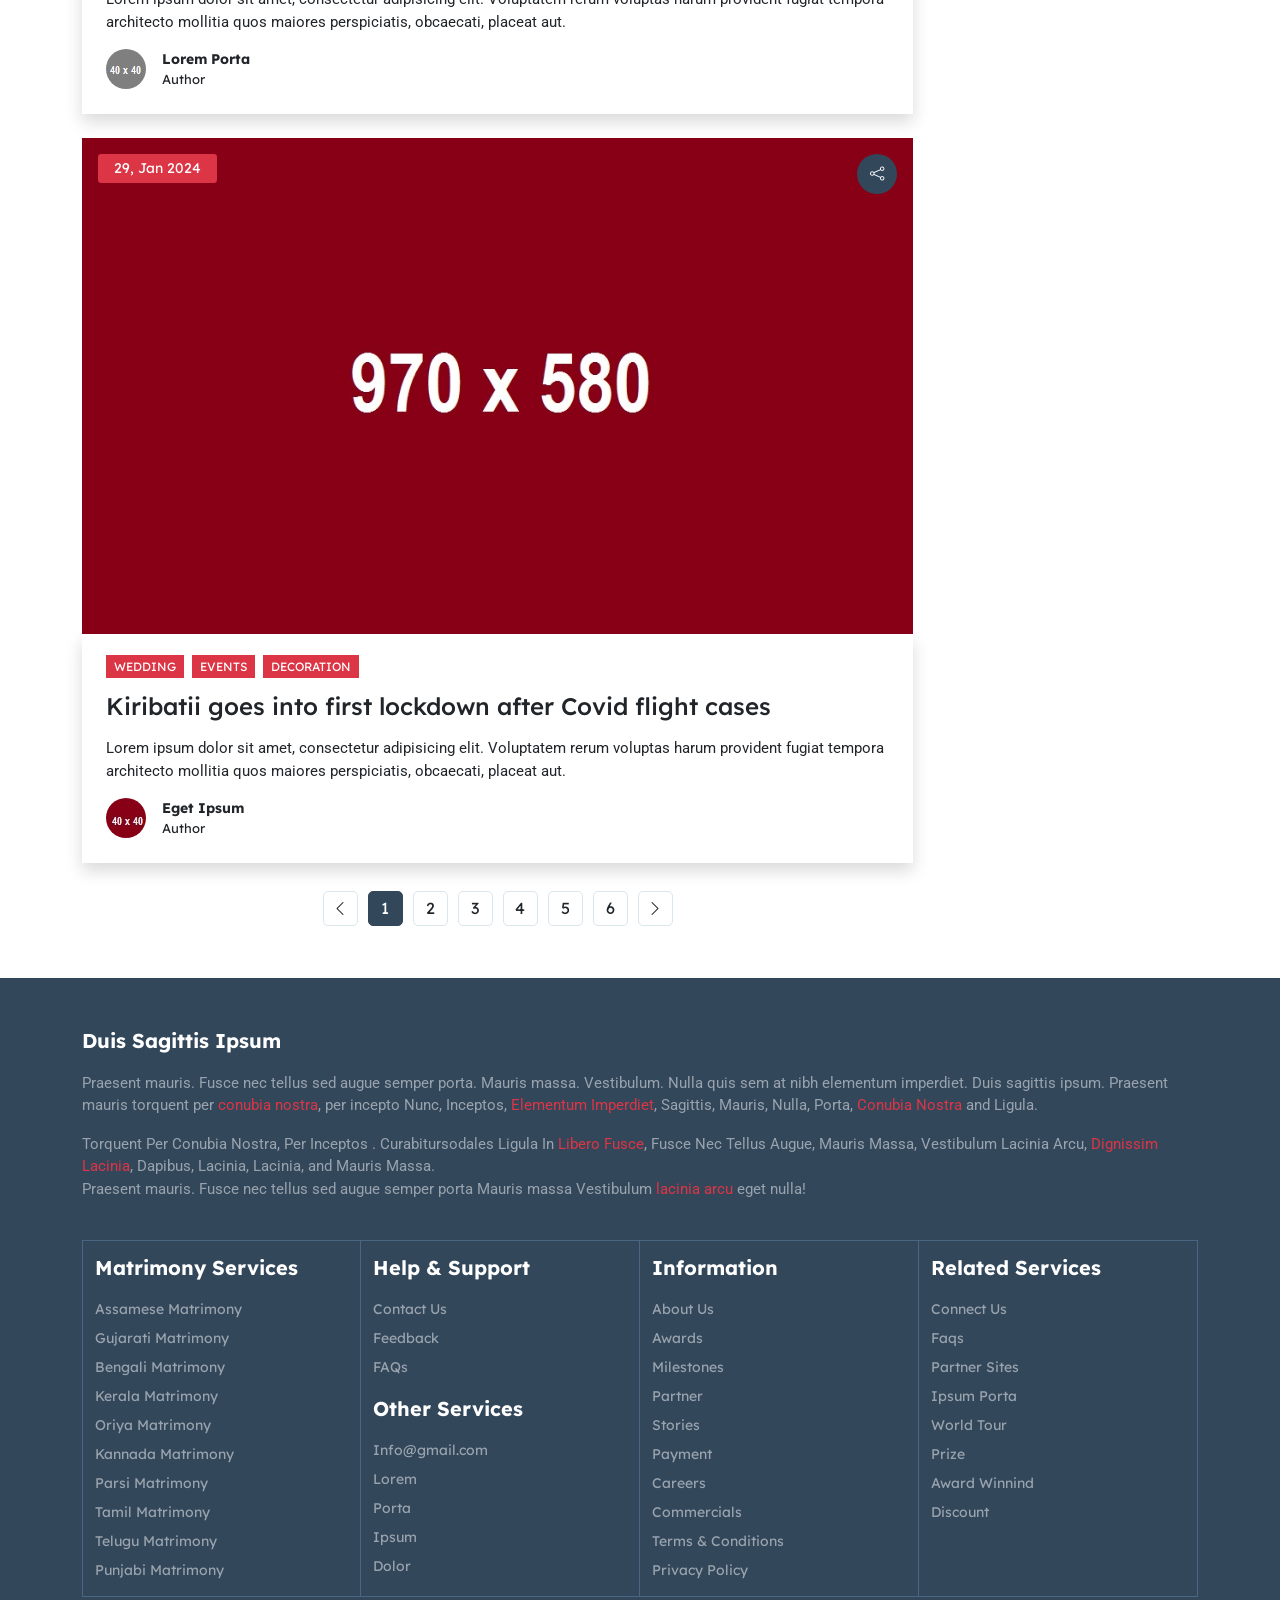
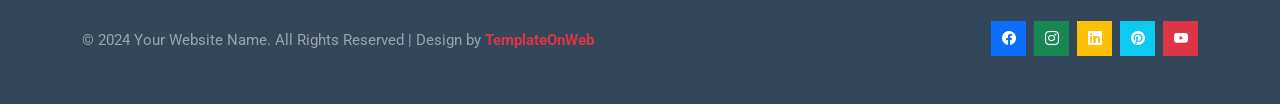
<file: matchmaking_master/blog.html>
<!DOCTYPE html>
<html lang="en">
<head>
	<meta charset="utf-8">
	<meta http-equiv="X-UA-Compatible" content="IE=edge">
	<meta name="viewport" content="width=device-width, initial-scale=1">
	<title>Matrimonials</title>
	<link href="css/bootstrap.min.css" rel="stylesheet" >
	<link href="css/global.css" rel="stylesheet">
	<link href="css/blog.css" rel="stylesheet">
    <link href="https://fonts.googleapis.com/css2?family=Roboto:ital,wght@0,100;0,300;0,400;0,500;0,700;0,900;1,100;1,300;1,400;1,500;1,700;1,900&display=swap" rel="stylesheet">
	<link href="https://fonts.googleapis.com/css2?family=Lexend:wght@100..900&display=swap" rel="stylesheet">
	<link rel="stylesheet" href="https://cdn.jsdelivr.net/npm/bootstrap-icons@1.11.3/font/bootstrap-icons.min.css">

</head>
<body>

<section id="header">
        <nav class="navbar navbar-expand-lg navbar-light w-100 shadow bg_blue">
      <div class="container-xl">
         <a class="d-flex text-white" href="index.html">
			 <b class="fs-3 d-block logo"><i class="bi bi-arrow-through-heart text-danger me-1 align-middle"></i>  MatchMaking</b>
	     </a>
         <button class="navbar-toggler offcanvas-nav-btn  ms-auto me-3" type="button">
            <img src="image/icons-svg/list.svg" width="40" height="40" alt="Open TemplateOnweb website menu"/>
         </button>
         <div class="offcanvas offcanvas-start offcanvas-nav" style="width: 20rem">
            <div class="offcanvas-header shadow">
			    <a class="d-flex me-3 text-white" href="index.html">
					 <b class="fs-3 d-block logo"><i class="bi bi-arrow-through-heart text-danger me-1 align-middle"></i>  MatchMaking</b>
				 </a>
               <img src="image/icons-svg/x.svg" width="40" height="40" class="ms-auto" data-bs-dismiss="offcanvas" aria-label="Close" alt="Close TemplateOnweb website menu"/>
			   
            </div>
            <div class="offcanvas-body pt-0 align-items-center">
               <ul class="navbar-nav align-items-lg-center ms-auto">
			      <li class="nav-item"> 
				      <a class="nav-link dropdown-toggle fs-4" href="index.html" title="Visit home page">
					  <i class="bi bi-house"></i>
					  </a>
				  </li>
				  
				  <li class="nav-item dropdown drop_border">
                     <a class="nav-link dropdown-toggle" href="#" role="button" data-bs-toggle="dropdown" aria-expanded="false" title="Click to see Html website templates category">
						   Explore <img src="image/icons-svg/chevron-down.svg" width="15" height="15" alt="Submenu open/close icon">
				    </a>
					
                     <div class="dropdown-menu dropdown-menu-xxl tow_category">
                        <div class="columns pt-3 pb-3">
								<ul>
								
								
								  <li class="column-item d-flex justify-content-start">
									<a href="list.html" class=" my-auto"><i class="bi bi-star-fill text-danger me-1"></i> Marathi Shaadi</a>
                                  </li>
								  <li class="column-item d-flex justify-content-start">
									<a href="list1.html" class=" my-auto"><i class="bi bi-star-fill text-danger me-1"></i> Assamese Shaadi</a>
                                  </li>
								  <li class="column-item d-flex justify-content-start">
										<a href="list.html" class=" my-auto"><i class="bi bi-star-fill text-danger me-1"></i> Bengali Shaadi</a>
                                  </li>
								  
								   <li class="column-item d-flex justify-content-start">
										<a href="list1.html" class=" my-auto"><i class="bi bi-star-fill text-danger me-1"></i> Telugu Shaadi</a>
                                  </li>
								  
								   <li class="column-item d-flex justify-content-start">
									<a href="list.html" class=" my-auto"><i class="bi bi-star-fill text-danger me-1"></i> Kannada Shaadi</a>
                                  </li>
								  <li class="column-item d-flex justify-content-start">
									<a href="list1.html" class=" my-auto"><i class="bi bi-star-fill text-danger me-1"></i> Jain Shaadi</a>
                                  </li>
								  <li class="column-item d-flex justify-content-start">
										<a href="list.html" class=" my-auto"><i class="bi bi-star-fill text-danger me-1"></i> Muslim Shaadi</a>
                                  </li>
								  
								   <li class="column-item d-flex justify-content-start">
										<a href="list1.html" class=" my-auto"><i class="bi bi-star-fill text-danger me-1"></i> Punjabi Shaadi</a>
                                  </li>

								</ul>
                     </div>
                  </div></li>
				  <li class="nav-item dropdown drop_border">
          <a class="nav-link dropdown-toggle" href="#" id="navbarDropdown" role="button" data-bs-toggle="dropdown" aria-expanded="false">
            Profile<img src="image/icons-svg/chevron-down.svg" width="15" height="15" alt="Submenu open/close icon">
          </a>
          <ul class="dropdown-menu drop_1 shadow" aria-labelledby="navbarDropdown">
            <li><a class="dropdown-item" href="list.html"> Profile 1</a></li>
			<li><a class="dropdown-item" href="list1.html"> Profile 2</a></li>
			<li><a class="dropdown-item border-0" href="detail.html"> Profile Detail</a></li>
          </ul>
        </li>
		
		          <li class="nav-item dropdown drop_border">
          <a class="nav-link dropdown-toggle active" href="#" id="navbarDropdown" role="button" data-bs-toggle="dropdown" aria-expanded="false">
            Blog<img src="image/icons-svg/chevron-down.svg" width="15" height="15" alt="Submenu open/close icon">
          </a>
          <ul class="dropdown-menu drop_1 shadow" aria-labelledby="navbarDropdown">
            <li><a class="dropdown-item" href="blog.html"> Blog</a></li>
			<li><a class="dropdown-item border-0" href="blog_detail.html"> Blog Detail</a></li>
          </ul>
        </li>
	
				  <li class="nav-item dropdown drop_border">
          <a class="nav-link dropdown-toggle" href="#" id="navbarDropdown" role="button" data-bs-toggle="dropdown" aria-expanded="false">
            Pages<img src="image/icons-svg/chevron-down.svg" width="15" height="15" alt="Submenu open/close icon">
          </a>
          <ul class="dropdown-menu drop_1 shadow" aria-labelledby="navbarDropdown">
            <li><a class="dropdown-item" href="about.html"> About Us</a></li>
			<li><a class="dropdown-item" href="services.html"> Services</a></li>
			<li><a class="dropdown-item" href="gallery.html"> Gallery</a></li>
			<li><a class="dropdown-item" href="pricing.html"> Pricing</a></li>
			<li><a class="dropdown-item" href="search.html"> Search Profile</a></li>
			<li><a class="dropdown-item" href="team.html"> Team</a></li>
			<li><a class="dropdown-item" href="login.html"> Login</a></li>
			<li><a class="dropdown-item border-0" href="register.html">Register</a></li>
          </ul>
        </li>
				  
				  <li class="nav-item"> 
				      <a class="nav-link dropdown-toggle" href="contact.html" title="Visit home page">
					  Contact Us
					  </a>
				  </li>
               </ul>
			   <ul class="navbar-nav align-items-lg-center ms-auto">
			       <li class="nav-item dropdown drop_border">
					  <a class="nav-link dropdown-toggle fs-4" href="#" id="navbarDropdown" role="button" data-bs-toggle="dropdown" aria-expanded="false">
						<i class="bi bi-person"></i>
					  </a>
					  <ul class="dropdown-menu drop_1 drop_log shadow" aria-labelledby="navbarDropdown">
						<li><a class="dropdown-item" href="login.html"> Login </a></li>
						<li><a class="dropdown-item border-0" href="register.html"> Register</a></li>
					  </ul>
				  </li>
			      <li class="nav-item dropdown drop_border">
          <a class="nav-link dropdown-toggle border-0 bg_blue_dark fs-5" href="#" id="navbarDropdown" role="button" data-bs-toggle="dropdown" aria-expanded="false">
            <i class="bi bi-search"></i>
          </a>
		  <ul class="dropdown-menu drop_1 drop_search shadow p-3" aria-labelledby="navbarDropdown">
            <li>
			  <div class="input-group">
				<input type="text" class="form-control" placeholder="Search Here">
				<span class="input-group-btn">
					<button class="btn btn-primary bg_blue rounded-0 p-2 px-3 border-0" type="button">
						<i class="bi bi-search"></i> </button>
				</span>
		</div>
			</li>
          </ul>
          
        </li>
                 </ul>
            </div>
         </div>    
         </div>
      </div>
   </nav>
</section>

<section id="center" class="blog_pg  pt-5 pb-5">
   <div class="container-xl">
	    <h1 class="text-danger text-center mb-4 text-uppercase">Blog & Articles</h1>
		 <div class="row blog_pg1">
		   <div class="col-lg-9 col-md-8">
		     <div class="blog_pg1_left">
			   <h3 class="center_sm">LATEST & POPULAR</h3>
			   <div class="blog_pg1_left1 mt-4 position-relative">
			    <div class="blog_pg1_left1_inner">
				  <a href="blog_detail.html"><img src="image/24.jpg" class="img-fluid" alt="abc"></a>
				</div>
				<div class="blog_pg1_left1_inner1 p-3 position-absolute top-0 w-100">
				  <ul class="mb-0  font_14">
				   <li class="d-inline-block bg-danger text-white p-1 px-3 rounded-1">21, Jan 2024</li>
				   <li class="d-inline-block float-end"><a class="share_link d-block bg_blue text-white rounded-circle text-center" href="blog_detail.html"><i class="bi bi-share"></i></a></li>
				  </ul>
				</div>
				<div class="blog_pg1_left1_inner2 p-4 shadow">
				  <ul class="font_12 text-uppercase d-flex flex-wrap">
				   <li class="me-2"><a class="bg-danger text-white py-1 px-2" href="blog_detail.html">Wedding</a></li>
				   <li class="me-2"><a class="bg-danger text-white py-1 px-2" href="blog_detail.html">Events</a></li>
				   <li><a class="bg-danger text-white py-1 px-2" href="blog_detail.html">Decoration</a></li>
				  </ul>
				  <h4 class="mt-3"><a href="blog_detail.html">6 Things You Need To Prepare For Your Wedding Day</a></h4>
				  <p class="mt-3">Lorem ipsum dolor sit amet, consectetur adipisicing elit. Voluptatem rerum voluptas harum provident fugiat tempora architecto mollitia quos maiores perspiciatis, obcaecati, placeat aut. </p>
				  <ul class="mb-0">
		     <li class="d-flex mb-0">
			   <span><a href="blog_detail.html"><img  class="rounded-circle" alt="abc" src="image/27.jpg"></a></span>
			   <span class="flex-column ms-3">
			      <b class="d-block font_14"><a class="yellow" href="blog_detail.html">Nulla Quis</a></b>
				 <span class="font_13 d-block">Author</span>
			   </span>
			 </li>
		   </ul>
				</div>
			   </div> 
			   <div class="blog_pg1_left1 mt-4 position-relative mt-4">
			    <div class="blog_pg1_left1_inner">
				  <a href="blog_detail.html"><img src="image/25.jpg" class="img-fluid" alt="abc"></a>
				</div>
				<div class="blog_pg1_left1_inner1 p-3 position-absolute top-0 w-100">
				  <ul class="mb-0  font_14">
				   <li class="d-inline-block bg-danger text-white p-1 px-3 rounded-1">24, Jan 2024</li>
				   <li class="d-inline-block float-end"><a class="share_link d-block bg_blue text-white rounded-circle text-center" href="blog_detail.html"><i class="bi bi-share"></i></a></li>
				  </ul>
				</div>
				<div class="blog_pg1_left1_inner2 p-4 shadow">
				  <ul class="font_12 text-uppercase d-flex flex-wrap">
				   <li class="me-2"><a class="bg-danger text-white py-1 px-2" href="blog_detail.html">Wedding</a></li>
				   <li class="me-2"><a class="bg-danger text-white py-1 px-2" href="blog_detail.html">Events</a></li>
				   <li><a class="bg-danger text-white py-1 px-2" href="blog_detail.html">Decoration</a></li>
				  </ul>
				  <h4 class="mt-3"><a href="blog_detail.html">Nulla Quis Sem Nibh Elementum Imperdiet</a></h4>
				  <p class="mt-3">Lorem ipsum dolor sit amet, consectetur adipisicing elit. Voluptatem rerum voluptas harum provident fugiat tempora architecto mollitia quos maiores perspiciatis, obcaecati, placeat aut. </p>
				  <ul class="mb-0">
		     <li class="d-flex mb-0">
			   <span><a href="blog_detail.html"><img  class="rounded-circle" alt="abc" src="image/28.jpg"></a></span>
			   <span class="flex-column ms-3">
			      <b class="d-block font_14"><a class="yellow" href="blog_detail.html">Lorem Porta</a></b>
				 <span class="font_13 d-block">Author</span>
			   </span>
			 </li>
		   </ul>
				</div>
			   </div>
			   <div class="blog_pg1_left1 mt-4 position-relative mt-4">
			    <div class="blog_pg1_left1_inner">
				  <a href="blog_detail.html"><img src="image/26.jpg" class="img-fluid" alt="abc"></a>
				</div>
				<div class="blog_pg1_left1_inner1 p-3 position-absolute top-0 w-100">
				  <ul class="mb-0  font_14">
				   <li class="d-inline-block bg-danger text-white p-1 px-3 rounded-1">29, Jan 2024</li>
				   <li class="d-inline-block float-end"><a class="share_link d-block bg_blue text-white rounded-circle text-center" href="blog_detail.html"><i class="bi bi-share"></i></a></li>
				  </ul>
				</div>
				<div class="blog_pg1_left1_inner2 p-4 shadow">
				  <ul class="font_12 text-uppercase d-flex flex-wrap">
				   <li class="me-2"><a class="bg-danger text-white py-1 px-2" href="blog_detail.html">Wedding</a></li>
				   <li class="me-2"><a class="bg-danger text-white py-1 px-2" href="blog_detail.html">Events</a></li>
				   <li><a class="bg-danger text-white py-1 px-2" href="blog_detail.html">Decoration</a></li>
				  </ul>
				  <h4 class="mt-3"><a href="blog_detail.html">Kiribatii goes into first lockdown after Covid flight cases</a></h4>
				  <p class="mt-3">Lorem ipsum dolor sit amet, consectetur adipisicing elit. Voluptatem rerum voluptas harum provident fugiat tempora architecto mollitia quos maiores perspiciatis, obcaecati, placeat aut. </p>
				  <ul class="mb-0">
		     <li class="d-flex mb-0">
			   <span><a href="blog_detail.html"><img  class="rounded-circle" alt="abc" src="image/29.jpg"></a></span>
			   <span class="flex-column ms-3">
			      <b class="d-block font_14"><a class="yellow" href="blog_detail.html">Eget Ipsum</a></b>
				 <span class="font_13 d-block">Author</span>
			   </span>
			 </li>
		   </ul>
				</div>
			   </div>
			   <div class="paging">
		     <ul class="mb-0  paginate text-center  mt-4">
           <li class="d-inline-block mt-1 mb-1"><a class="border d-block" href="blog_detail.html"><i class="bi bi-chevron-left"></i> </a></li>
          <li class="d-inline-block mt-1 mb-1"><a class="border d-block active" href="blog_detail.html">1</a></li>
          <li class="d-inline-block mt-1 mb-1"><a class="border d-block" href="blog_detail.html">2</a></li>
          <li class="d-inline-block mt-1 mb-1"><a class="border d-block" href="blog_detail.html">3</a></li>
          <li class="d-inline-block mt-1 mb-1"><a class="border d-block" href="blog_detail.html">4</a></li>
          <li class="d-inline-block mt-1 mb-1"><a class="border d-block" href="blog_detail.html">5</a></li>
          <li class="d-inline-block mt-1 mb-1"><a class="border d-block" href="blog_detail.html">6</a></li>
          <li class="d-inline-block mt-1 mb-1"><a class="border d-block" href="blog_detail.html"><i class="bi bi-chevron-right"></i></a></li>
         </ul>
		   </div>
			 </div>
		   </div>
		   <div class="col-lg-3 col-md-4">
		     <div class="blog_pg1_right">
			   <div class="blog_pg1_right1">
			     <h3>Social Media</h3>
		         <hr class="line mb-4">
				 <ul class="mb-0 font_14">
				  <li class="d-flex">
				  <a class="d-inline-block bg-primary text-white rounded-3 py-2 px-3 me-2" href="blog_detail.html"><span class="fs-4">3k</span> Facebook</a>
				  <a class="d-inline-block bg-info text-white rounded-3 py-2 px-3" href="blog_detail.html"><span class="fs-4">11k</span> Twitter</a>
				  </li>
				  <li class="d-flex mt-2">
				  <a class="d-inline-block bg-warning text-white rounded-3 py-2 px-3 me-2" href="blog_detail.html"><span class="fs-4">9k</span> Linkedin</a>
				  <a class="d-inline-block bg-danger text-white rounded-3 py-2 px-3" href="blog_detail.html"><span class="fs-4">7k</span> Youtube</a>
				  </li>
				 </ul>
			   </div>
			   <div class="blog_pg1_right2 mt-4">
			     <h3>Category</h3>
		         <hr class="line mb-4">
				 <ul class="mb-0 fs-6">
				  <li>
				  <a class="d-block bg_light py-2 px-3" href="blog_detail.html">
				    <span class="d-inline-block bg-danger rounded-circle text-white text-center num me-2">1</span>
				    <span>Wedding Planning</span>
					<span class="float-end mt-1"><i class="bi bi-arrow-right"></i></span>
				  </a></li>
				  <li class="mt-2">
				  <a class="d-block bg_light py-2 px-3" href="blog_detail.html">
				    <span class="d-inline-block bg-danger rounded-circle text-white text-center num me-2">2</span>
				    <span>Lifestyle</span>
					<span class="float-end mt-1"><i class="bi bi-arrow-right"></i></span>
				  </a></li>
				  <li class="mt-2">
				  <a class="d-block bg_light py-2 px-3" href="blog_detail.html">
				    <span class="d-inline-block bg-danger rounded-circle text-white text-center num me-2">3</span>
				    <span>Decorations</span>
					<span class="float-end mt-1"><i class="bi bi-arrow-right"></i></span>
				  </a></li>
				  <li class="mt-2">
				  <a class="d-block bg_light py-2 px-3" href="blog_detail.html">
				    <span class="d-inline-block bg-danger rounded-circle text-white text-center num me-2">4</span>
				    <span>Wedding Halls</span>
					<span class="float-end mt-1"><i class="bi bi-arrow-right"></i></span>
				  </a></li>
				  <li class="mt-2">
				  <a class="d-block bg_light py-2 px-3" href="blog_detail.html">
				    <span class="d-inline-block bg-danger rounded-circle text-white text-center num me-2">5</span>
				    <span>The Ceremony</span>
					<span class="float-end mt-1"><i class="bi bi-arrow-right"></i></span>
				  </a></li>
				  <li class="mt-2">
				  <a class="d-block bg_light py-2 px-3" href="blog_detail.html">
				    <span class="d-inline-block bg-danger rounded-circle text-white text-center num me-2">6</span>
				    <span>Photography</span>
					<span class="float-end mt-1"><i class="bi bi-arrow-right"></i></span>
				  </a></li>
				  <li class="mt-2">
				  <a class="d-block bg_light py-2 px-3" href="blog_detail.html">
				    <span class="d-inline-block bg-danger rounded-circle text-white text-center num me-2">7</span>
				    <span>Catering Services</span>
					<span class="float-end mt-1"><i class="bi bi-arrow-right"></i></span>
				  </a></li>
				 </ul>
			   </div>
			   <div class="blog_pg1_right2 mt-4">
			     <h3>Trending Posts</h3>
		         <hr class="line mb-4">
				 <ul class="mb-0">
		     <li class="d-flex border-bottom  pb-3 mb-3">
			   <span><a href="blog_detail.html"><img width="100" alt="abc" src="image/9.jpg"></a></span>
			   <span class="flex-column ms-3">
			      <b class="d-block font_14"><a class="yellow" href="blog_detail.html">Nulla Quis Sem Nibh  Imperdiet</a></b>
				 <span class="mt-1 font_14 d-block">Jan 16, 2016</span>
			   </span>
			 </li>
			 <li class="d-flex border-bottom  pb-3 mb-3">
			   <span><a href="blog_detail.html"><img width="100" alt="abc" src="image/10.jpg"></a></span>
			   <span class="flex-column ms-3">
			      <b class="d-block font_14"><a class="yellow" href="blog_detail.html">Ligula in libero Sed  lacinia nunc</a></b>
				 <span class="mt-1 font_14 d-block">Jan 18, 2016</span>
			   </span>
			 </li>
			 <li class="d-flex border-bottom  pb-3 mb-3">
			   <span><a href="blog_detail.html"><img width="100" alt="abc" src="image/11.jpg"></a></span>
			   <span class="flex-column ms-3">
			      <b class="d-block font_14"><a class="yellow" href="blog_detail.html">Consectetur Elit Integer Nec Libero</a></b>
				 <span class="mt-1 font_14 d-block">Jan 19, 2016</span>
			   </span>
			 </li>
		
			 <li class="d-flex">
			   <span><a href="blog_detail.html"><img width="100" alt="abc" src="image/6.jpg"></a></span>
			   <span class="flex-column ms-3">
			      <b class="d-block font_14"><a class="yellow" href="blog_detail.html"> Elit Odio Praesent Libero</a></b>
				 <span class="mt-1 font_14 d-block">Jan 19, 2016</span>
			   </span>
			 </li>
		   </ul>
			   </div>
			   <div class="list_1_left2 mt-4">
				     <h3>Newsletter</h3>
		            <hr class="line mb-4">
					  <b class="text-uppercase font_13 border-top pt-3 d-block">Subscribe Now!</b>
			   <p class="mt-2 mb-3">Aliqm Lorem Ante, Dapibus In, Viverra Feugiat Phasellus.</p>
			   <div class="input-group">
			<input type="text" class="form-control font_14" placeholder="Your Email address...">
			<span class="input-group-btn">
				<button class="btn btn-primary bg-danger border-0 rounded-0 p-3 px-4 font_13" type="button">
					SEND </button>
			</span>
		</div>
				   </div>
			 </div>
		   </div>
		 </div>
   </div>
 </section>

<section id="footer" class="pt-5 pb-5 bg_blue">
 <div class="container-xl">
  <div class="row row-cols-1 row-cols-md-1 footer_1">
     <div class="col">
	   <b class="d-block fs-5 text-white">Duis Sagittis Ipsum</b>
	   <p class="mt-3 text-white-50">Praesent mauris. Fusce nec tellus sed augue semper porta. Mauris massa. Vestibulum. Nulla quis sem at nibh elementum imperdiet. Duis sagittis ipsum. Praesent mauris torquent per <a class="text-danger" href="#">conubia nostra</a>, per incepto Nunc, Inceptos, <a class="text-danger" href="#">Elementum Imperdiet</a>,  Sagittis, Mauris, Nulla, Porta, <a class="text-danger" href="#">Conubia Nostra</a> and Ligula.</p>
	   <p class="text-white-50 mb-0">Torquent Per Conubia Nostra, Per Inceptos . Curabitursodales Ligula In <a class="text-danger" href="#">Libero Fusce</a>, Fusce Nec Tellus Augue, Mauris Massa, Vestibulum Lacinia Arcu, <a class="text-danger" href="#">Dignissim Lacinia</a>, Dapibus, Lacinia, Lacinia, and Mauris Massa.</p>
	   <p class="text-white-50">Praesent mauris. Fusce nec tellus sed augue semper porta Mauris massa Vestibulum <a class="text-danger" href="#">lacinia arcu</a> eget nulla!</p>
	 </div>
  </div>
  <div class="row row-cols-1 row-cols-md-4 row-cols-sm-2 footer_2 mt-4  mx-0">
     <div class="col p-0">
	   <div class="footer_2_left">
	    <b class="fs-5 d-block text-white mb-3"> Matrimony Services</b>
		<ul class="mb-0 font_14">
		 <li><a  class="text-white-50 link" href="#">Assamese Matrimony</a></li>
		 <li class="mt-2"><a  class="text-white-50 link" href="#">Gujarati Matrimony</a></li>
		 <li class="mt-2"><a  class="text-white-50 link" href="#">Bengali Matrimony</a></li>
		 <li class="mt-2"><a  class="text-white-50 link" href="#">Kerala Matrimony</a></li>
		 <li class="mt-2"><a  class="text-white-50 link" href="#">Oriya Matrimony</a></li>
		 <li class="mt-2"><a  class="text-white-50 link" href="#">Kannada Matrimony</a></li>
		 <li class="mt-2"><a  class="text-white-50 link" href="#">Parsi Matrimony</a></li>
		 <li class="mt-2"><a  class="text-white-50 link" href="#">Tamil Matrimony</a></li>
		 <li class="mt-2"><a  class="text-white-50 link" href="#">Telugu Matrimony</a></li>
		 <li class="mt-2"><a  class="text-white-50 link" href="#">Punjabi Matrimony</a></li>
		</ul>
	   </div>  
	 </div>
	 <div class="col p-0">
	   <div class="footer_2_left border-start-0">
	    <b class="fs-5 d-block text-white mb-3"> Help & Support</b>
		<ul class="mb-0 font_14">
		 <li><a  class="text-white-50 link" href="#">Contact Us</a></li>
		 <li class="mt-2"><a  class="text-white-50 link" href="#">Feedback</a></li>
		 <li class="mt-2"><a  class="text-white-50 link" href="#">FAQs</a></li>
		</ul>
		<b class="fs-5 d-block text-white mb-3 mt-3"> Other Services</b>
		<ul class="mb-0 font_14">
		 <li><a  class="text-white-50 link" href="#">Info@gmail.com</a></li>
		 <li class="mt-2"><a  class="text-white-50 link" href="#">Lorem</a></li>
		 <li class="mt-2"><a  class="text-white-50 link" href="#">Porta</a></li>
		 <li class="mt-2"><a  class="text-white-50 link" href="#">Ipsum</a></li>
		 <li class="mt-2"><a  class="text-white-50 link" href="#">Dolor</a></li>
		</ul>
		
	   </div>  
	 </div>
	 <div class="col p-0">
	   <div class="footer_2_left border-start-0">
	    <b class="fs-5 d-block text-white mb-3"> Information</b>
		<ul class="mb-0 font_14">
		 <li><a  class="text-white-50 link" href="#">About Us</a></li>
		 <li class="mt-2"><a  class="text-white-50 link" href="#">Awards</a></li>
		 <li class="mt-2"><a  class="text-white-50 link" href="#">Milestones</a></li>
		 <li class="mt-2"><a  class="text-white-50 link" href="#">Partner</a></li>
		 <li class="mt-2"><a  class="text-white-50 link" href="#">Stories</a></li>
		 <li class="mt-2"><a  class="text-white-50 link" href="#">Payment</a></li>
		 <li class="mt-2"><a  class="text-white-50 link" href="#">Careers</a></li>
		 <li class="mt-2"><a  class="text-white-50 link" href="#">Commercials</a></li>
		 <li class="mt-2"><a  class="text-white-50 link" href="#">Terms & Conditions</a></li>
		 <li class="mt-2"><a  class="text-white-50 link" href="#">Privacy Policy</a></li>
		</ul>
	   </div>  
	 </div>
	 <div class="col p-0">
	   <div class="footer_2_left border-start-0">
	    <b class="fs-5 d-block text-white mb-3"> Related  Services</b>
		<ul class="mb-0 font_14">
		 <li><a  class="text-white-50 link" href="#">Connect Us</a></li>
		 <li class="mt-2"><a  class="text-white-50 link" href="#">Faqs</a></li>
		 <li class="mt-2"><a  class="text-white-50 link" href="#">Partner Sites</a></li>
		 <li class="mt-2"><a  class="text-white-50 link" href="#">Ipsum Porta</a></li>
		 <li class="mt-2"><a  class="text-white-50 link" href="#">World Tour</a></li>
		 <li class="mt-2"><a  class="text-white-50 link" href="#">Prize</a></li>
		 <li class="mt-2"><a  class="text-white-50 link" href="#">Award Winnind</a></li>
		 <li class="mt-2"><a  class="text-white-50 link" href="#">Discount</a></li>
		</ul>
	   </div>  
	 </div>
  </div>
  <div class="footer_bottom_1 row  mt-4">
      	<div class="col-md-8">
		  <div class="footer_bottom_1_left pt-2">
		    <p class="mb-0 text-white-50">© 2024 Your Website Name. All Rights Reserved | Design by <a class="text-danger fw-bold" href="http://www.templateonweb.com">TemplateOnWeb</a></p>
		  </div>
		</div>
		<div class="col-md-4">
		  <div class="footer_bottom_1_right">
		    <ul class="mb-0 d-flex social_brands justify-content-end">
			    <li><a class="bg-primary d-inline-block text-white text-center" href="#"><i class="bi bi-facebook"></i></a></li>
				<li class="ms-2"><a class="bg-success d-inline-block text-white text-center" href="#"><i class="bi bi-instagram"></i></a></li>
				<li class="ms-2"><a class="bg-warning d-inline-block text-white text-center" href="#"><i class="bi bi-linkedin"></i></a></li>
				<li class="ms-2"><a class="bg-info d-inline-block text-white text-center" href="#"><i class="bi bi-pinterest"></i></a></li>
				<li class="ms-2"><a class="bg-danger d-inline-block text-white text-center" href="#"><i class="bi bi-youtube"></i></a></li>
			  </ul>
		  </div>
		</div>
 	</div>
 </div>
</section>
		
<script src="js/bootstrap.bundle.min.js"></script>
<script src="js/theme.min.js"></script>

</body>
</html>
</file>
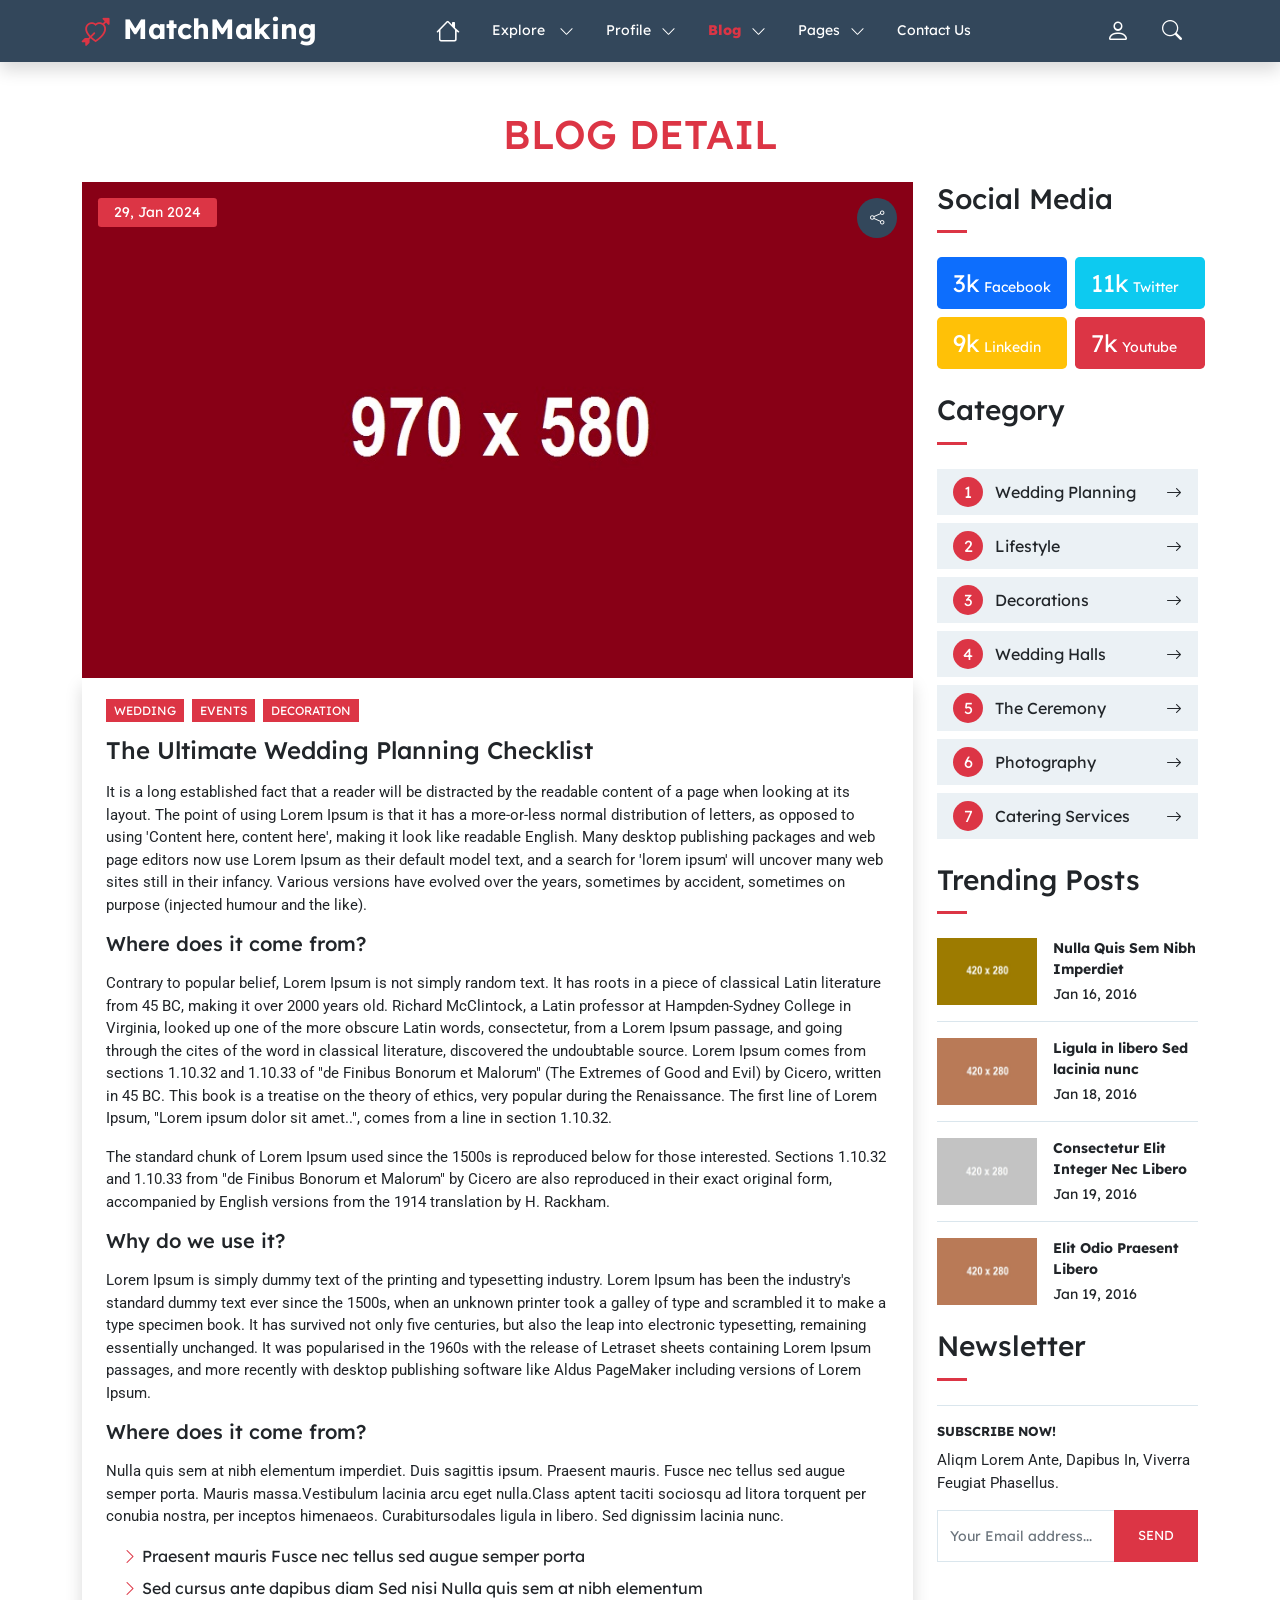
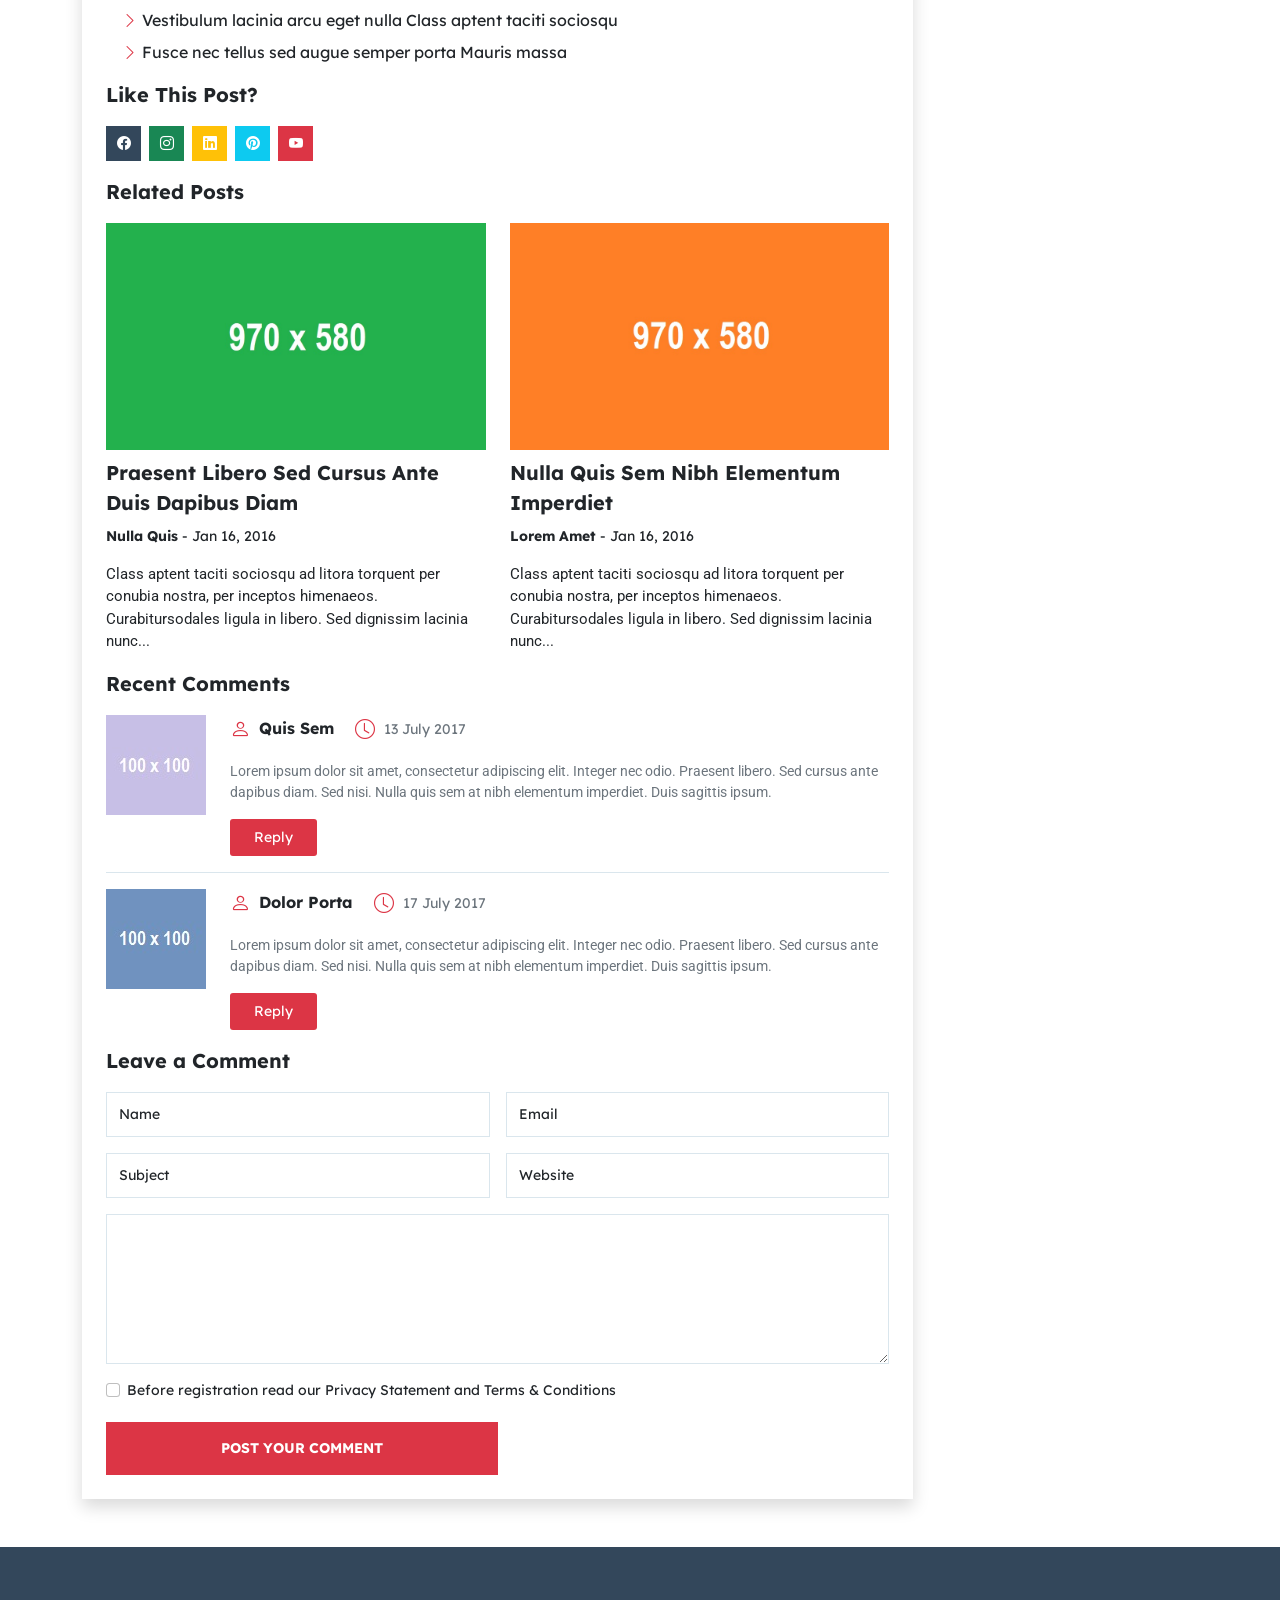
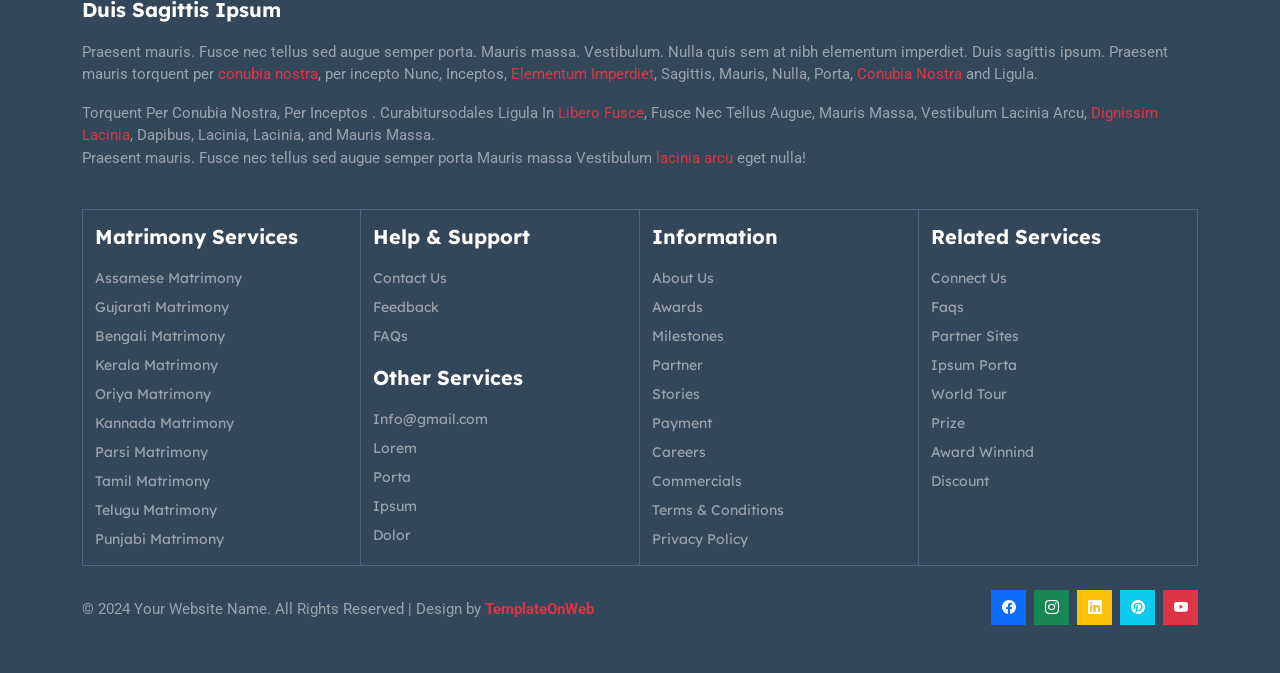
<file: matchmaking_master/blog_detail.html>
<!DOCTYPE html>
<html lang="en">
<head>
	<meta charset="utf-8">
	<meta http-equiv="X-UA-Compatible" content="IE=edge">
	<meta name="viewport" content="width=device-width, initial-scale=1">
	<title>Matrimonials</title>
	<link href="css/bootstrap.min.css" rel="stylesheet" >
	<link href="css/global.css" rel="stylesheet">
	<link href="css/blog.css" rel="stylesheet">
    <link href="https://fonts.googleapis.com/css2?family=Roboto:ital,wght@0,100;0,300;0,400;0,500;0,700;0,900;1,100;1,300;1,400;1,500;1,700;1,900&display=swap" rel="stylesheet">
	<link href="https://fonts.googleapis.com/css2?family=Lexend:wght@100..900&display=swap" rel="stylesheet">
	<link rel="stylesheet" href="https://cdn.jsdelivr.net/npm/bootstrap-icons@1.11.3/font/bootstrap-icons.min.css">

</head>
<body>

<section id="header">
        <nav class="navbar navbar-expand-lg navbar-light w-100 shadow bg_blue">
      <div class="container-xl">
         <a class="d-flex text-white" href="index.html">
			 <b class="fs-3 d-block logo"><i class="bi bi-arrow-through-heart text-danger me-1 align-middle"></i>  MatchMaking</b>
	     </a>
         <button class="navbar-toggler offcanvas-nav-btn  ms-auto me-3" type="button">
            <img src="image/icons-svg/list.svg" width="40" height="40" alt="Open TemplateOnweb website menu"/>
         </button>
         <div class="offcanvas offcanvas-start offcanvas-nav" style="width: 20rem">
            <div class="offcanvas-header shadow">
			    <a class="d-flex me-3 text-white" href="index.html">
					 <b class="fs-3 d-block logo"><i class="bi bi-arrow-through-heart text-danger me-1 align-middle"></i>  MatchMaking</b>
				 </a>
               <img src="image/icons-svg/x.svg" width="40" height="40" class="ms-auto" data-bs-dismiss="offcanvas" aria-label="Close" alt="Close TemplateOnweb website menu"/>
			   
            </div>
            <div class="offcanvas-body pt-0 align-items-center">
               <ul class="navbar-nav align-items-lg-center ms-auto">
			      <li class="nav-item"> 
				      <a class="nav-link dropdown-toggle fs-4" href="index.html" title="Visit home page">
					  <i class="bi bi-house"></i>
					  </a>
				  </li>
				  
				  <li class="nav-item dropdown drop_border">
                     <a class="nav-link dropdown-toggle" href="#" role="button" data-bs-toggle="dropdown" aria-expanded="false" title="Click to see Html website templates category">
						   Explore <img src="image/icons-svg/chevron-down.svg" width="15" height="15" alt="Submenu open/close icon">
				    </a>
					
                     <div class="dropdown-menu dropdown-menu-xxl tow_category">
                        <div class="columns pt-3 pb-3">
								<ul>
								
								
								  <li class="column-item d-flex justify-content-start">
									<a href="list.html" class=" my-auto"><i class="bi bi-star-fill text-danger me-1"></i> Marathi Shaadi</a>
                                  </li>
								  <li class="column-item d-flex justify-content-start">
									<a href="list1.html" class=" my-auto"><i class="bi bi-star-fill text-danger me-1"></i> Assamese Shaadi</a>
                                  </li>
								  <li class="column-item d-flex justify-content-start">
										<a href="list.html" class=" my-auto"><i class="bi bi-star-fill text-danger me-1"></i> Bengali Shaadi</a>
                                  </li>
								  
								   <li class="column-item d-flex justify-content-start">
										<a href="list1.html" class=" my-auto"><i class="bi bi-star-fill text-danger me-1"></i> Telugu Shaadi</a>
                                  </li>
								  
								   <li class="column-item d-flex justify-content-start">
									<a href="list.html" class=" my-auto"><i class="bi bi-star-fill text-danger me-1"></i> Kannada Shaadi</a>
                                  </li>
								  <li class="column-item d-flex justify-content-start">
									<a href="list1.html" class=" my-auto"><i class="bi bi-star-fill text-danger me-1"></i> Jain Shaadi</a>
                                  </li>
								  <li class="column-item d-flex justify-content-start">
										<a href="list.html" class=" my-auto"><i class="bi bi-star-fill text-danger me-1"></i> Muslim Shaadi</a>
                                  </li>
								  
								   <li class="column-item d-flex justify-content-start">
										<a href="list1.html" class=" my-auto"><i class="bi bi-star-fill text-danger me-1"></i> Punjabi Shaadi</a>
                                  </li>

								</ul>
                     </div>
                  </div></li>
				  <li class="nav-item dropdown drop_border">
          <a class="nav-link dropdown-toggle" href="#" id="navbarDropdown" role="button" data-bs-toggle="dropdown" aria-expanded="false">
            Profile<img src="image/icons-svg/chevron-down.svg" width="15" height="15" alt="Submenu open/close icon">
          </a>
          <ul class="dropdown-menu drop_1 shadow" aria-labelledby="navbarDropdown">
            <li><a class="dropdown-item" href="list.html"> Profile 1</a></li>
			<li><a class="dropdown-item" href="list1.html"> Profile 2</a></li>
			<li><a class="dropdown-item border-0" href="detail.html"> Profile Detail</a></li>
          </ul>
        </li>
		
		          <li class="nav-item dropdown drop_border">
          <a class="nav-link dropdown-toggle active" href="#" id="navbarDropdown" role="button" data-bs-toggle="dropdown" aria-expanded="false">
            Blog<img src="image/icons-svg/chevron-down.svg" width="15" height="15" alt="Submenu open/close icon">
          </a>
          <ul class="dropdown-menu drop_1 shadow" aria-labelledby="navbarDropdown">
            <li><a class="dropdown-item" href="blog.html"> Blog</a></li>
			<li><a class="dropdown-item border-0" href="blog_detail.html"> Blog Detail</a></li>
          </ul>
        </li>
	
				  <li class="nav-item dropdown drop_border">
          <a class="nav-link dropdown-toggle" href="#" id="navbarDropdown" role="button" data-bs-toggle="dropdown" aria-expanded="false">
            Pages<img src="image/icons-svg/chevron-down.svg" width="15" height="15" alt="Submenu open/close icon">
          </a>
          <ul class="dropdown-menu drop_1 shadow" aria-labelledby="navbarDropdown">
            <li><a class="dropdown-item" href="about.html"> About Us</a></li>
			<li><a class="dropdown-item" href="services.html"> Services</a></li>
			<li><a class="dropdown-item" href="gallery.html"> Gallery</a></li>
			<li><a class="dropdown-item" href="pricing.html"> Pricing</a></li>
			<li><a class="dropdown-item" href="search.html"> Search Profile</a></li>
			<li><a class="dropdown-item" href="team.html"> Team</a></li>
			<li><a class="dropdown-item" href="login.html"> Login</a></li>
			<li><a class="dropdown-item border-0" href="register.html">Register</a></li>
          </ul>
        </li>
				  
				  <li class="nav-item"> 
				      <a class="nav-link dropdown-toggle" href="contact.html" title="Visit home page">
					  Contact Us
					  </a>
				  </li>
               </ul>
			   <ul class="navbar-nav align-items-lg-center ms-auto">
			       <li class="nav-item dropdown drop_border">
					  <a class="nav-link dropdown-toggle fs-4" href="#" id="navbarDropdown" role="button" data-bs-toggle="dropdown" aria-expanded="false">
						<i class="bi bi-person"></i>
					  </a>
					  <ul class="dropdown-menu drop_1 drop_log shadow" aria-labelledby="navbarDropdown">
						<li><a class="dropdown-item" href="login.html"> Login </a></li>
						<li><a class="dropdown-item border-0" href="register.html"> Register</a></li>
					  </ul>
				  </li>
			      <li class="nav-item dropdown drop_border">
          <a class="nav-link dropdown-toggle border-0 bg_blue_dark fs-5" href="#" id="navbarDropdown" role="button" data-bs-toggle="dropdown" aria-expanded="false">
            <i class="bi bi-search"></i>
          </a>
		  <ul class="dropdown-menu drop_1 drop_search shadow p-3" aria-labelledby="navbarDropdown">
            <li>
			  <div class="input-group">
				<input type="text" class="form-control" placeholder="Search Here">
				<span class="input-group-btn">
					<button class="btn btn-primary bg_blue rounded-0 p-2 px-3 border-0" type="button">
						<i class="bi bi-search"></i> </button>
				</span>
		</div>
			</li>
          </ul>
          
        </li>
                 </ul>
            </div>
         </div>    
         </div>
      </div>
   </nav>
</section>

<section id="center" class="blog_pg  pt-5 pb-5">
   <div class="container-xl">
	    <h1 class="text-danger text-center mb-4 text-uppercase">Blog Detail</h1>
		 <div class="row blog_pg1">
		   <div class="col-lg-9 col-md-8">
		     <div class="blog_pg1_left">
			   <div class="blog_pg1_left1 position-relative">
			    <div class="blog_pg1_left1_inner">
				  <a href="#"><img src="image/26.jpg" class="img-fluid" alt="abc"></a>
				</div>
				<div class="blog_pg1_left1_inner1 p-3 position-absolute top-0 w-100">
				  <ul class="mb-0  font_14">
				   <li class="d-inline-block bg-danger text-white p-1 px-3 rounded-1">29, Jan 2024</li>
				   <li class="d-inline-block float-end"><a class="share_link d-block bg_blue text-white rounded-circle text-center" href="#"><i class="bi bi-share"></i></a></li>
				  </ul>
				</div>
				<div class="blog_pg1_left1_inner2 p-4 shadow">
				  <ul class="font_12 text-uppercase d-flex flex-wrap">
				   <li class="me-2"><a class="bg-danger text-white py-1 px-2" href="#">Wedding</a></li>
				   <li class="me-2"><a class="bg-danger text-white py-1 px-2" href="#">Events</a></li>
				   <li><a class="bg-danger text-white py-1 px-2" href="#">Decoration</a></li>
				  </ul>
				  <h4 class="mt-3"><a href="#">The Ultimate Wedding Planning Checklist</a></h4>
				  <p class="mt-3">It is a long established fact that a reader will be distracted by the readable content of a page when looking at its layout. The point of using Lorem Ipsum is that it has a more-or-less normal distribution of letters, as opposed to using 'Content here, content here', making it look like readable English. Many desktop publishing packages and web page editors now use Lorem Ipsum as their default model text, and a search for 'lorem ipsum' will uncover many web sites still in their infancy. Various versions have evolved over the years, sometimes by accident, sometimes on purpose (injected humour and the like).</p>
				  <h5>Where does it come from?</h5>
				   <p class="mt-3">Contrary to popular belief, Lorem Ipsum is not simply random text. It has roots in a piece of classical Latin literature from 45 BC, making it over 2000 years old. Richard McClintock, a Latin professor at Hampden-Sydney College in Virginia, looked up one of the more obscure Latin words, consectetur, from a Lorem Ipsum passage, and going through the cites of the word in classical literature, discovered the undoubtable source. Lorem Ipsum comes from sections 1.10.32 and 1.10.33 of "de Finibus Bonorum et Malorum" (The Extremes of Good and Evil) by Cicero, written in 45 BC. This book is a treatise on the theory of ethics, very popular during the Renaissance. The first line of Lorem Ipsum, "Lorem ipsum dolor sit amet..", comes from a line in section 1.10.32.</p>
				   <p>The standard chunk of Lorem Ipsum used since the 1500s is reproduced below for those interested. Sections 1.10.32 and 1.10.33 from "de Finibus Bonorum et Malorum" by Cicero are also reproduced in their exact original form, accompanied by English versions from the 1914 translation by H. Rackham.</p>
				   <h5>Why do we use it?</h5>
				   <p class="mt-3">Lorem Ipsum is simply dummy text of the printing and typesetting industry. Lorem Ipsum has been the industry's standard dummy text ever since the 1500s, when an unknown printer took a galley of type and scrambled it to make a type specimen book. It has survived not only five centuries, but also the leap into electronic typesetting, remaining essentially unchanged. It was popularised in the 1960s with the release of Letraset sheets containing Lorem Ipsum passages, and more recently with desktop publishing software like Aldus PageMaker including versions of Lorem Ipsum.</p>
				   <h5>Where does it come from?</h5>
				   <p class="mt-3">Nulla quis sem at nibh elementum imperdiet. Duis sagittis ipsum. Praesent mauris. Fusce nec tellus sed augue semper porta. Mauris massa.Vestibulum lacinia arcu eget nulla.Class aptent taciti sociosqu ad litora torquent per conubia nostra, per inceptos himenaeos. Curabitursodales ligula in libero. Sed dignissim lacinia nunc.</p>
				   <ul class="px-3">
			   <li class="d-flex"><i class="bi bi-chevron-right me-1 text-danger align-middle"></i> Praesent mauris Fusce nec tellus sed augue semper porta</li>
			   <li class="mt-2 d-flex"><i class="bi bi-chevron-right me-1 text-danger align-middle"></i> Sed cursus ante dapibus diam Sed nisi Nulla quis sem at nibh elementum</li>
			   <li class="mt-2 d-flex"><i class="bi bi-chevron-right me-1 text-danger align-middle"></i>  Vestibulum lacinia arcu eget nulla Class aptent taciti sociosqu</li>
			   <li class="mt-2 d-flex"><i class="bi bi-chevron-right me-1 text-danger align-middle"></i> Fusce nec tellus sed augue semper porta Mauris massa</li>
			  </ul>
			  <b class="d-block  fs-5 mt-3">Like This Post?</b>
			  <ul class="mb-0 d-flex social_brands mt-3">
			    <li><a class="bg_blue d-inline-block text-white text-center" href="#"><i class="bi bi-facebook"></i></a></li>
				<li class="ms-2"><a class="bg-success d-inline-block text-white text-center" href="#"><i class="bi bi-instagram"></i></a></li>
				<li class="ms-2"><a class="bg-warning d-inline-block text-white text-center" href="#"><i class="bi bi-linkedin"></i></a></li>
				<li class="ms-2"><a class="bg-info d-inline-block text-white text-center" href="#"><i class="bi bi-pinterest"></i></a></li>
				<li class="ms-2"><a class="bg-danger d-inline-block text-white text-center" href="#"><i class="bi bi-youtube"></i></a></li>
			  </ul>
			  <b class="d-block  fs-5 mt-3 mb-3">Related Posts</b>
			  <div class="row row-cols-1 row-cols-md-2 row-cols-sm-2">
   <div class="col">
    <div class="profile1_left">
	 <a href="#"><img src="image/24.jpg" alt="abc" class="img-fluid"></a>
	 <b class="fs-5 d-block mt-2"><a  href="#">Praesent Libero Sed Cursus Ante Duis Dapibus Diam</a></b>
	 <span class="font_14 d-block mt-2"><b>Nulla Quis</b> - Jan 16, 2016</span>
	 <p class="mb-0 mt-3">Class aptent taciti sociosqu ad litora torquent per conubia nostra, per inceptos himenaeos. Curabitursodales ligula in libero. Sed dignissim lacinia nunc...</p>
	</div>
   </div>
   <div class="col">
    <div class="profile1_left">
	 <a href="#"><img src="image/25.jpg" alt="abc" class="img-fluid"></a>
	 <b class="fs-5 d-block mt-2"><a href="#">Nulla Quis Sem Nibh Elementum Imperdiet</a></b>
	 <span class="font_14 d-block mt-2"><b>Lorem Amet</b> - Jan 16, 2016</span>
	 <p class="mb-0 mt-3">Class aptent taciti sociosqu ad litora torquent per conubia nostra, per inceptos himenaeos. Curabitursodales ligula in libero. Sed dignissim lacinia nunc...</p>
	</div>
   </div>
 </div>
 <b class="d-block  fs-5 mt-3 mb-3">Recent Comments</b>
 <ul class="justify-content-between fs-6 mb-0">
		   <li class="d-flex">
		     <img src="image/30.jpg" width="100" height="100" alt="abc">
		     <span class="ms-4">
			   <b class="d-block"><i class="bi bi-person text-danger me-1 fs-5 align-middle"></i>  Quis Sem <i class="bi bi-clock text-danger me-1 fs-5 align-middle ms-3"></i> <span class="fw-normal text-muted font_14">13 July 2017</span></b>
			   <span class="text-muted family_1 d-block font_14 mt-3">Lorem ipsum dolor sit amet, consectetur adipiscing elit. Integer nec odio. Praesent libero. Sed cursus ante dapibus diam. Sed nisi. Nulla quis sem at nibh elementum imperdiet. Duis sagittis ipsum.</span>
			   <span class="d-inline-block mt-3"><a class="button p-2 px-4" href="#">Reply</a></span>
			 </span>
		   </li>
	<li class="d-flex border-top mt-3 pt-3">
		     <img src="image/31.jpg" width="100" height="100" alt="abc">
		     <span class="ms-4">
			   <b class="d-block"><i class="bi bi-person text-danger me-1 fs-5 align-middle"></i>  Dolor Porta <i class="bi bi-clock text-danger me-1 fs-5 align-middle ms-3"></i> <span class="fw-normal text-muted font_14">17 July 2017</span></b>
			   <span class="text-muted family_1 d-block font_14 mt-3">Lorem ipsum dolor sit amet, consectetur adipiscing elit. Integer nec odio. Praesent libero. Sed cursus ante dapibus diam. Sed nisi. Nulla quis sem at nibh elementum imperdiet. Duis sagittis ipsum.</span>
			   <span class="d-inline-block mt-3"><a class="button p-2 px-4" href="#">Reply</a></span>
			 </span>
		   </li>
		  </ul>
		   <b class="d-block  fs-5 mt-3 mb-3">Leave a Comment</b>
		   <form class="row g-3 needs-validation" novalidate="">
			<div class="col-md-6">
				<input type="text" class="form-control font_12" id="name" value="Name" required="">
				<div class="valid-feedback">
				  Looks good!
				</div>
				<div class="invalid-feedback">
				  Please provide a valid first name.
				</div>
			</div>
			<div class="col-md-6">
				<input type="text" class="form-control font_12" id="email" value="Email" required="">
				<div class="valid-feedback">
				  Looks good!
				</div>
				<div class="invalid-feedback">
				  Please provide a valid last name.
				</div>
			</div>
			<div class="col-md-6">
				<input type="text" class="form-control font_12" id="subject" value="Subject" required="">
				<div class="valid-feedback">
				  Looks good!
				</div>
				<div class="invalid-feedback">
				  Please provide a valid subject.
				</div>
			</div>
			<div class="col-md-6">
				<input type="text" class="form-control font_12" id="website" value="Website" required="">
				<div class="valid-feedback">
				  Looks good!
				</div>
				<div class="invalid-feedback">
				  Please provide a valid website.
				</div>
			</div>
	        <div class="col-md-12">
			 <textarea id="message" value="Your Message (Maximum 300 words)" class="form-control form_text font_12" required=""></textarea>
			    <div class="valid-feedback">
				  Looks good!
				</div>
				<div class="invalid-feedback">
				  Please provide a valid message.
				</div>
			</div>
			<div class="col-12">
				<div class="form-check font_14">
					<input class="form-check-input" type="checkbox" value="" id="invalidCheck" required="">
					<label class="form-check-label" for="invalidCheck">
					  Before registration read our <a href="#">Privacy Statement</a> and <a href="#">Terms &amp; Conditions</a>
					</label>
					<div class="valid-feedback">
					  Looks good!
					</div>
					<div class="invalid-feedback">
					  You must agree before submitting.
					</div>
				</div>
			</div>
			<div class="col-12 center_sm">
			  <button class="btn btn-primary button text-white p-3 px-5 border-0 rounded-0 w-50 text-uppercase font_14 fw-bold sm_100" type="submit">Post Your Comment</button>
			</div>
		</form>
				</div>
			   </div>
			 </div>
		   </div>
		   <div class="col-lg-3 col-md-4">
		     <div class="blog_pg1_right">
			   <div class="blog_pg1_right1">
			     <h3>Social Media</h3>
		         <hr class="line mb-4">
				 <ul class="mb-0 font_14">
				  <li class="d-flex">
				  <a class="d-inline-block bg-primary text-white rounded-3 py-2 px-3 me-2" href="#"><span class="fs-4">3k</span> Facebook</a>
				  <a class="d-inline-block bg-info text-white rounded-3 py-2 px-3" href="#"><span class="fs-4">11k</span> Twitter</a>
				  </li>
				  <li class="d-flex mt-2">
				  <a class="d-inline-block bg-warning text-white rounded-3 py-2 px-3 me-2" href="#"><span class="fs-4">9k</span> Linkedin</a>
				  <a class="d-inline-block bg-danger text-white rounded-3 py-2 px-3" href="#"><span class="fs-4">7k</span> Youtube</a>
				  </li>
				 </ul>
			   </div>
			   <div class="blog_pg1_right2 mt-4">
			     <h3>Category</h3>
		         <hr class="line mb-4">
				 <ul class="mb-0 fs-6">
				  <li>
				  <a class="d-block bg_light py-2 px-3" href="#">
				    <span class="d-inline-block bg-danger rounded-circle text-white text-center num me-2">1</span>
				    <span>Wedding Planning</span>
					<span class="float-end mt-1"><i class="bi bi-arrow-right"></i></span>
				  </a></li>
				  <li class="mt-2">
				  <a class="d-block bg_light py-2 px-3" href="#">
				    <span class="d-inline-block bg-danger rounded-circle text-white text-center num me-2">2</span>
				    <span>Lifestyle</span>
					<span class="float-end mt-1"><i class="bi bi-arrow-right"></i></span>
				  </a></li>
				  <li class="mt-2">
				  <a class="d-block bg_light py-2 px-3" href="#">
				    <span class="d-inline-block bg-danger rounded-circle text-white text-center num me-2">3</span>
				    <span>Decorations</span>
					<span class="float-end mt-1"><i class="bi bi-arrow-right"></i></span>
				  </a></li>
				  <li class="mt-2">
				  <a class="d-block bg_light py-2 px-3" href="#">
				    <span class="d-inline-block bg-danger rounded-circle text-white text-center num me-2">4</span>
				    <span>Wedding Halls</span>
					<span class="float-end mt-1"><i class="bi bi-arrow-right"></i></span>
				  </a></li>
				  <li class="mt-2">
				  <a class="d-block bg_light py-2 px-3" href="#">
				    <span class="d-inline-block bg-danger rounded-circle text-white text-center num me-2">5</span>
				    <span>The Ceremony</span>
					<span class="float-end mt-1"><i class="bi bi-arrow-right"></i></span>
				  </a></li>
				  <li class="mt-2">
				  <a class="d-block bg_light py-2 px-3" href="#">
				    <span class="d-inline-block bg-danger rounded-circle text-white text-center num me-2">6</span>
				    <span>Photography</span>
					<span class="float-end mt-1"><i class="bi bi-arrow-right"></i></span>
				  </a></li>
				  <li class="mt-2">
				  <a class="d-block bg_light py-2 px-3" href="#">
				    <span class="d-inline-block bg-danger rounded-circle text-white text-center num me-2">7</span>
				    <span>Catering Services</span>
					<span class="float-end mt-1"><i class="bi bi-arrow-right"></i></span>
				  </a></li>
				 </ul>
			   </div>
			   <div class="blog_pg1_right2 mt-4">
			     <h3>Trending Posts</h3>
		         <hr class="line mb-4">
				 <ul class="mb-0">
		     <li class="d-flex border-bottom  pb-3 mb-3">
			   <span><a href="blog_detail.html"><img width="100" alt="abc" src="image/9.jpg"></a></span>
			   <span class="flex-column ms-3">
			      <b class="d-block font_14"><a class="yellow" href="blog_detail.html">Nulla Quis Sem Nibh  Imperdiet</a></b>
				 <span class="mt-1 font_14 d-block">Jan 16, 2016</span>
			   </span>
			 </li>
			 <li class="d-flex border-bottom  pb-3 mb-3">
			   <span><a href="blog_detail.html"><img width="100" alt="abc" src="image/10.jpg"></a></span>
			   <span class="flex-column ms-3">
			      <b class="d-block font_14"><a class="yellow" href="blog_detail.html">Ligula in libero Sed  lacinia nunc</a></b>
				 <span class="mt-1 font_14 d-block">Jan 18, 2016</span>
			   </span>
			 </li>
			 <li class="d-flex border-bottom  pb-3 mb-3">
			   <span><a href="blog_detail.html"><img width="100" alt="abc" src="image/11.jpg"></a></span>
			   <span class="flex-column ms-3">
			      <b class="d-block font_14"><a class="yellow" href="blog_detail.html">Consectetur Elit Integer Nec Libero</a></b>
				 <span class="mt-1 font_14 d-block">Jan 19, 2016</span>
			   </span>
			 </li>
		
			 <li class="d-flex">
			   <span><a href="blog_detail.html"><img width="100" alt="abc" src="image/6.jpg"></a></span>
			   <span class="flex-column ms-3">
			      <b class="d-block font_14"><a class="yellow" href="blog_detail.html"> Elit Odio Praesent Libero</a></b>
				 <span class="mt-1 font_14 d-block">Jan 19, 2016</span>
			   </span>
			 </li>
		   </ul>
			   </div>
			   <div class="list_1_left2 mt-4">
				     <h3>Newsletter</h3>
		            <hr class="line mb-4">
					  <b class="text-uppercase font_13 border-top pt-3 d-block">Subscribe Now!</b>
			   <p class="mt-2 mb-3">Aliqm Lorem Ante, Dapibus In, Viverra Feugiat Phasellus.</p>
			   <div class="input-group">
			<input type="text" class="form-control font_14" placeholder="Your Email address...">
			<span class="input-group-btn">
				<button class="btn btn-primary bg-danger border-0 rounded-0 p-3 px-4 font_13" type="button">
					SEND </button>
			</span>
		</div>
				   </div>
			 </div>
		   </div>
		 </div>
   </div>
 </section>

<section id="footer" class="pt-5 pb-5 bg_blue">
 <div class="container-xl">
  <div class="row row-cols-1 row-cols-md-1 footer_1">
     <div class="col">
	   <b class="d-block fs-5 text-white">Duis Sagittis Ipsum</b>
	   <p class="mt-3 text-white-50">Praesent mauris. Fusce nec tellus sed augue semper porta. Mauris massa. Vestibulum. Nulla quis sem at nibh elementum imperdiet. Duis sagittis ipsum. Praesent mauris torquent per <a class="text-danger" href="#">conubia nostra</a>, per incepto Nunc, Inceptos, <a class="text-danger" href="#">Elementum Imperdiet</a>,  Sagittis, Mauris, Nulla, Porta, <a class="text-danger" href="#">Conubia Nostra</a> and Ligula.</p>
	   <p class="text-white-50 mb-0">Torquent Per Conubia Nostra, Per Inceptos . Curabitursodales Ligula In <a class="text-danger" href="#">Libero Fusce</a>, Fusce Nec Tellus Augue, Mauris Massa, Vestibulum Lacinia Arcu, <a class="text-danger" href="#">Dignissim Lacinia</a>, Dapibus, Lacinia, Lacinia, and Mauris Massa.</p>
	   <p class="text-white-50">Praesent mauris. Fusce nec tellus sed augue semper porta Mauris massa Vestibulum <a class="text-danger" href="#">lacinia arcu</a> eget nulla!</p>
	 </div>
  </div>
  <div class="row row-cols-1 row-cols-md-4 row-cols-sm-2 footer_2 mt-4  mx-0">
     <div class="col p-0">
	   <div class="footer_2_left">
	    <b class="fs-5 d-block text-white mb-3"> Matrimony Services</b>
		<ul class="mb-0 font_14">
		 <li><a  class="text-white-50 link" href="#">Assamese Matrimony</a></li>
		 <li class="mt-2"><a  class="text-white-50 link" href="#">Gujarati Matrimony</a></li>
		 <li class="mt-2"><a  class="text-white-50 link" href="#">Bengali Matrimony</a></li>
		 <li class="mt-2"><a  class="text-white-50 link" href="#">Kerala Matrimony</a></li>
		 <li class="mt-2"><a  class="text-white-50 link" href="#">Oriya Matrimony</a></li>
		 <li class="mt-2"><a  class="text-white-50 link" href="#">Kannada Matrimony</a></li>
		 <li class="mt-2"><a  class="text-white-50 link" href="#">Parsi Matrimony</a></li>
		 <li class="mt-2"><a  class="text-white-50 link" href="#">Tamil Matrimony</a></li>
		 <li class="mt-2"><a  class="text-white-50 link" href="#">Telugu Matrimony</a></li>
		 <li class="mt-2"><a  class="text-white-50 link" href="#">Punjabi Matrimony</a></li>
		</ul>
	   </div>  
	 </div>
	 <div class="col p-0">
	   <div class="footer_2_left border-start-0">
	    <b class="fs-5 d-block text-white mb-3"> Help & Support</b>
		<ul class="mb-0 font_14">
		 <li><a  class="text-white-50 link" href="#">Contact Us</a></li>
		 <li class="mt-2"><a  class="text-white-50 link" href="#">Feedback</a></li>
		 <li class="mt-2"><a  class="text-white-50 link" href="#">FAQs</a></li>
		</ul>
		<b class="fs-5 d-block text-white mb-3 mt-3"> Other Services</b>
		<ul class="mb-0 font_14">
		 <li><a  class="text-white-50 link" href="#">Info@gmail.com</a></li>
		 <li class="mt-2"><a  class="text-white-50 link" href="#">Lorem</a></li>
		 <li class="mt-2"><a  class="text-white-50 link" href="#">Porta</a></li>
		 <li class="mt-2"><a  class="text-white-50 link" href="#">Ipsum</a></li>
		 <li class="mt-2"><a  class="text-white-50 link" href="#">Dolor</a></li>
		</ul>
		
	   </div>  
	 </div>
	 <div class="col p-0">
	   <div class="footer_2_left border-start-0">
	    <b class="fs-5 d-block text-white mb-3"> Information</b>
		<ul class="mb-0 font_14">
		 <li><a  class="text-white-50 link" href="#">About Us</a></li>
		 <li class="mt-2"><a  class="text-white-50 link" href="#">Awards</a></li>
		 <li class="mt-2"><a  class="text-white-50 link" href="#">Milestones</a></li>
		 <li class="mt-2"><a  class="text-white-50 link" href="#">Partner</a></li>
		 <li class="mt-2"><a  class="text-white-50 link" href="#">Stories</a></li>
		 <li class="mt-2"><a  class="text-white-50 link" href="#">Payment</a></li>
		 <li class="mt-2"><a  class="text-white-50 link" href="#">Careers</a></li>
		 <li class="mt-2"><a  class="text-white-50 link" href="#">Commercials</a></li>
		 <li class="mt-2"><a  class="text-white-50 link" href="#">Terms & Conditions</a></li>
		 <li class="mt-2"><a  class="text-white-50 link" href="#">Privacy Policy</a></li>
		</ul>
	   </div>  
	 </div>
	 <div class="col p-0">
	   <div class="footer_2_left border-start-0">
	    <b class="fs-5 d-block text-white mb-3"> Related  Services</b>
		<ul class="mb-0 font_14">
		 <li><a  class="text-white-50 link" href="#">Connect Us</a></li>
		 <li class="mt-2"><a  class="text-white-50 link" href="#">Faqs</a></li>
		 <li class="mt-2"><a  class="text-white-50 link" href="#">Partner Sites</a></li>
		 <li class="mt-2"><a  class="text-white-50 link" href="#">Ipsum Porta</a></li>
		 <li class="mt-2"><a  class="text-white-50 link" href="#">World Tour</a></li>
		 <li class="mt-2"><a  class="text-white-50 link" href="#">Prize</a></li>
		 <li class="mt-2"><a  class="text-white-50 link" href="#">Award Winnind</a></li>
		 <li class="mt-2"><a  class="text-white-50 link" href="#">Discount</a></li>
		</ul>
	   </div>  
	 </div>
  </div>
  <div class="footer_bottom_1 row  mt-4">
      	<div class="col-md-8">
		  <div class="footer_bottom_1_left pt-2">
		    <p class="mb-0 text-white-50">© 2024 Your Website Name. All Rights Reserved | Design by <a class="text-danger fw-bold" href="http://www.templateonweb.com">TemplateOnWeb</a></p>
		  </div>
		</div>
		<div class="col-md-4">
		  <div class="footer_bottom_1_right">
		    <ul class="mb-0 d-flex social_brands justify-content-end">
			    <li><a class="bg-primary d-inline-block text-white text-center" href="#"><i class="bi bi-facebook"></i></a></li>
				<li class="ms-2"><a class="bg-success d-inline-block text-white text-center" href="#"><i class="bi bi-instagram"></i></a></li>
				<li class="ms-2"><a class="bg-warning d-inline-block text-white text-center" href="#"><i class="bi bi-linkedin"></i></a></li>
				<li class="ms-2"><a class="bg-info d-inline-block text-white text-center" href="#"><i class="bi bi-pinterest"></i></a></li>
				<li class="ms-2"><a class="bg-danger d-inline-block text-white text-center" href="#"><i class="bi bi-youtube"></i></a></li>
			  </ul>
		  </div>
		</div>
 	</div>
 </div>
</section>

<script>
  // Example starter JavaScript for disabling form submissions if there are invalid fields
(function () {
  'use strict'

  // Fetch all the forms we want to apply custom Bootstrap validation styles to
  var forms = document.querySelectorAll('.needs-validation')

  // Loop over them and prevent submission
  Array.prototype.slice.call(forms)
    .forEach(function (form) {
      form.addEventListener('submit', function (event) {
        if (!form.checkValidity()) {
          event.preventDefault()
          event.stopPropagation()
        }

        form.classList.add('was-validated')
      }, false)
    })
})()
</script>
		
<script src="js/bootstrap.bundle.min.js"></script>
<script src="js/theme.min.js"></script>

</body>
</html>
</file>
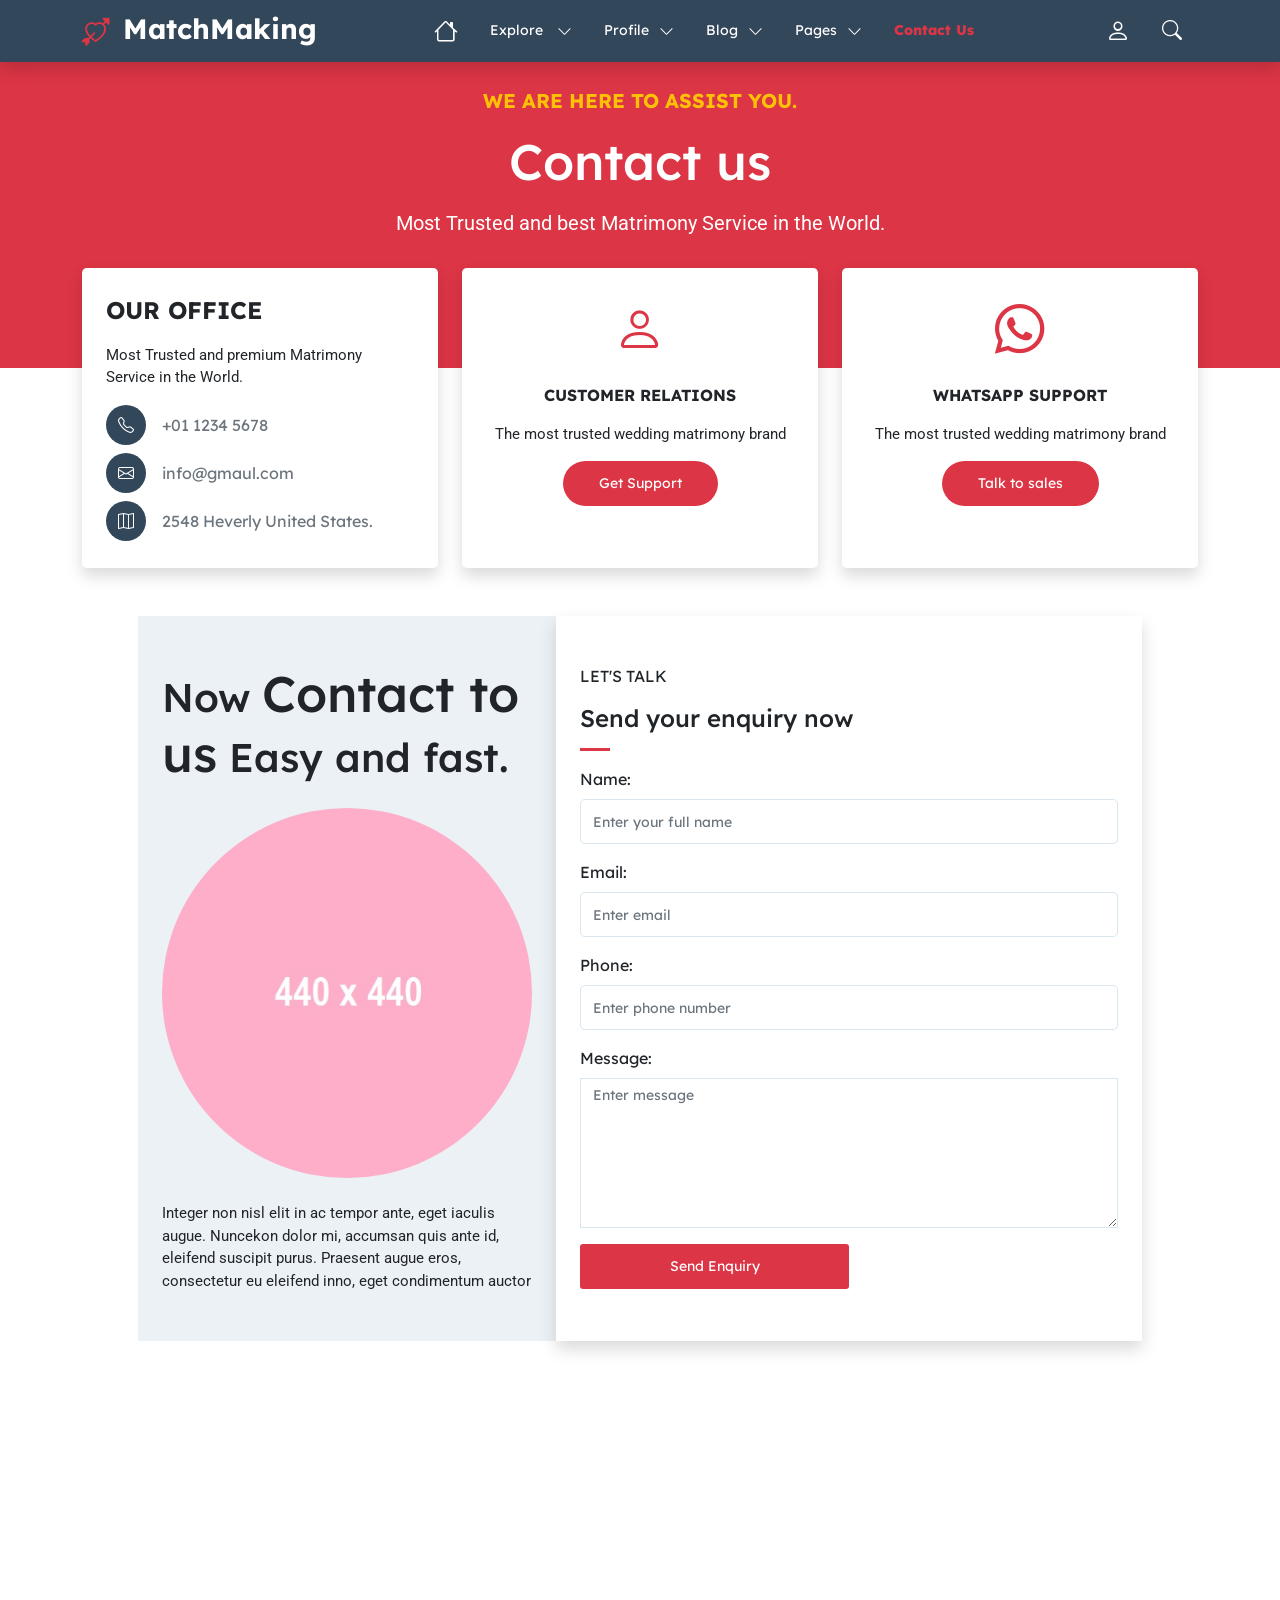
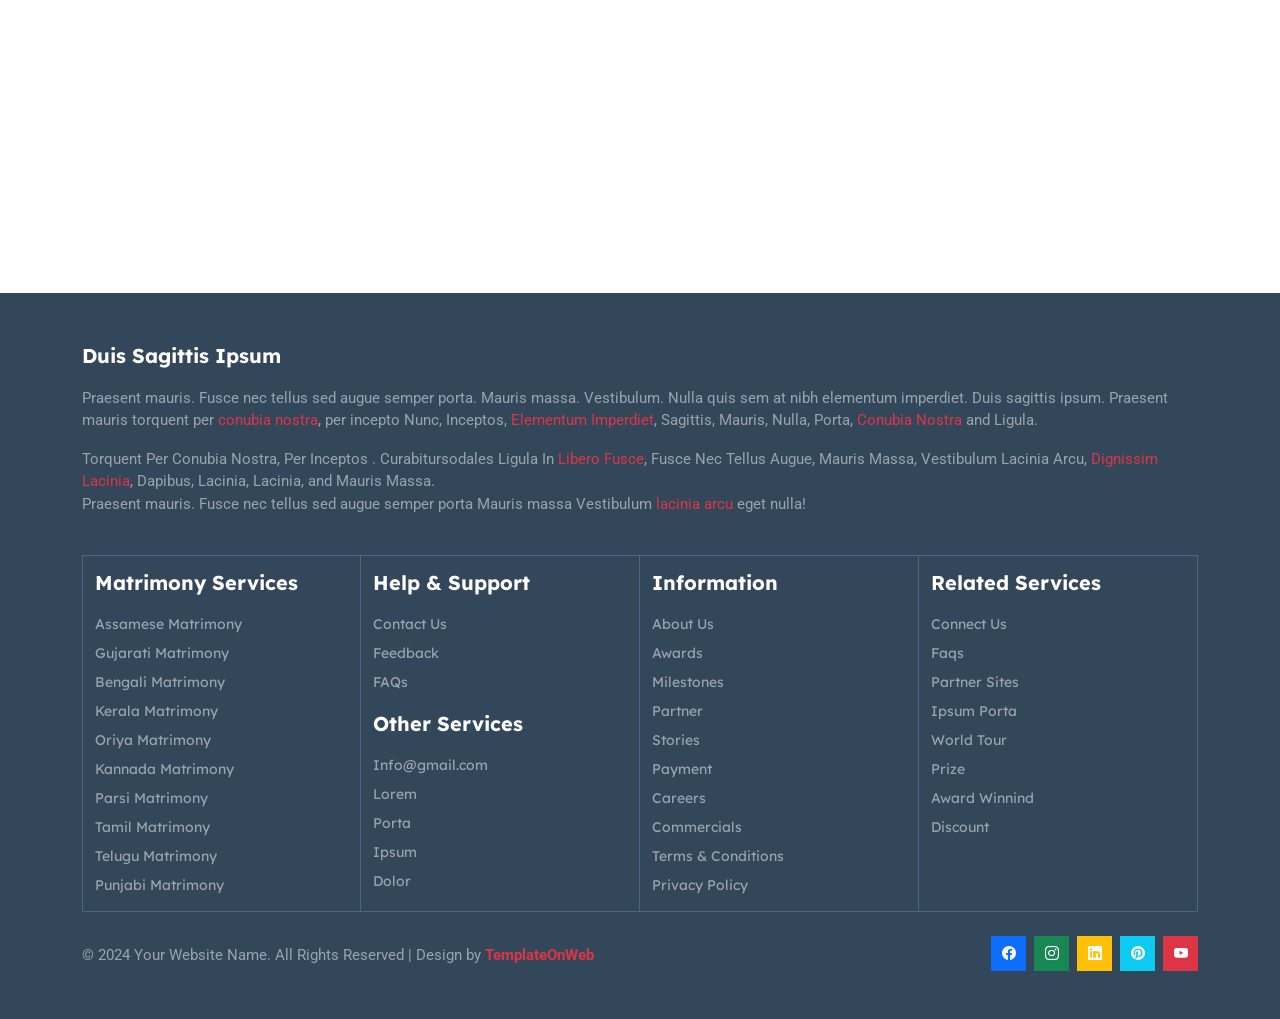
<file: matchmaking_master/contact.html>
<!DOCTYPE html>
<html lang="en">
<head>
	<meta charset="utf-8">
	<meta http-equiv="X-UA-Compatible" content="IE=edge">
	<meta name="viewport" content="width=device-width, initial-scale=1">
	<title>Matrimonials</title>
	<link href="css/bootstrap.min.css" rel="stylesheet" >
	<link href="css/global.css" rel="stylesheet">
	<link href="css/about.css" rel="stylesheet">
    <link href="https://fonts.googleapis.com/css2?family=Roboto:ital,wght@0,100;0,300;0,400;0,500;0,700;0,900;1,100;1,300;1,400;1,500;1,700;1,900&display=swap" rel="stylesheet">
	<link href="https://fonts.googleapis.com/css2?family=Lexend:wght@100..900&display=swap" rel="stylesheet">
	<link rel="stylesheet" href="https://cdn.jsdelivr.net/npm/bootstrap-icons@1.11.3/font/bootstrap-icons.min.css">

</head>
<body>

<section id="header">
        <nav class="navbar navbar-expand-lg navbar-light w-100 shadow bg_blue">
      <div class="container-xl">
         <a class="d-flex text-white" href="index.html">
			 <b class="fs-3 d-block logo"><i class="bi bi-arrow-through-heart text-danger me-1 align-middle"></i>  MatchMaking</b>
	     </a>
         <button class="navbar-toggler offcanvas-nav-btn  ms-auto me-3" type="button">
            <img src="image/icons-svg/list.svg" width="40" height="40" alt="Open TemplateOnweb website menu"/>
         </button>
         <div class="offcanvas offcanvas-start offcanvas-nav" style="width: 20rem">
            <div class="offcanvas-header shadow">
			    <a class="d-flex me-3 text-white" href="index.html">
					 <b class="fs-3 d-block logo"><i class="bi bi-arrow-through-heart text-danger me-1 align-middle"></i>  MatchMaking</b>
				 </a>
               <img src="image/icons-svg/x.svg" width="40" height="40" class="ms-auto" data-bs-dismiss="offcanvas" aria-label="Close" alt="Close TemplateOnweb website menu"/>
			   
            </div>
            <div class="offcanvas-body pt-0 align-items-center">
               <ul class="navbar-nav align-items-lg-center ms-auto">
			      <li class="nav-item"> 
				      <a class="nav-link dropdown-toggle fs-4" href="index.html" title="Visit home page">
					  <i class="bi bi-house"></i>
					  </a>
				  </li>
				  
				  <li class="nav-item dropdown drop_border">
                     <a class="nav-link dropdown-toggle" href="#" role="button" data-bs-toggle="dropdown" aria-expanded="false" title="Click to see Html website templates category">
						   Explore <img src="image/icons-svg/chevron-down.svg" width="15" height="15" alt="Submenu open/close icon">
				    </a>
					
                     <div class="dropdown-menu dropdown-menu-xxl tow_category">
                        <div class="columns pt-3 pb-3">
								<ul>
								
								
								  <li class="column-item d-flex justify-content-start">
									<a href="list.html" class=" my-auto"><i class="bi bi-star-fill text-danger me-1"></i> Marathi Shaadi</a>
                                  </li>
								  <li class="column-item d-flex justify-content-start">
									<a href="list1.html" class=" my-auto"><i class="bi bi-star-fill text-danger me-1"></i> Assamese Shaadi</a>
                                  </li>
								  <li class="column-item d-flex justify-content-start">
										<a href="list.html" class=" my-auto"><i class="bi bi-star-fill text-danger me-1"></i> Bengali Shaadi</a>
                                  </li>
								  
								   <li class="column-item d-flex justify-content-start">
										<a href="list1.html" class=" my-auto"><i class="bi bi-star-fill text-danger me-1"></i> Telugu Shaadi</a>
                                  </li>
								  
								   <li class="column-item d-flex justify-content-start">
									<a href="list.html" class=" my-auto"><i class="bi bi-star-fill text-danger me-1"></i> Kannada Shaadi</a>
                                  </li>
								  <li class="column-item d-flex justify-content-start">
									<a href="list1.html" class=" my-auto"><i class="bi bi-star-fill text-danger me-1"></i> Jain Shaadi</a>
                                  </li>
								  <li class="column-item d-flex justify-content-start">
										<a href="list.html" class=" my-auto"><i class="bi bi-star-fill text-danger me-1"></i> Muslim Shaadi</a>
                                  </li>
								  
								   <li class="column-item d-flex justify-content-start">
										<a href="list1.html" class=" my-auto"><i class="bi bi-star-fill text-danger me-1"></i> Punjabi Shaadi</a>
                                  </li>

								</ul>
                     </div>
                  </div></li>
				  <li class="nav-item dropdown drop_border">
          <a class="nav-link dropdown-toggle" href="#" id="navbarDropdown" role="button" data-bs-toggle="dropdown" aria-expanded="false">
            Profile<img src="image/icons-svg/chevron-down.svg" width="15" height="15" alt="Submenu open/close icon">
          </a>
          <ul class="dropdown-menu drop_1 shadow" aria-labelledby="navbarDropdown">
            <li><a class="dropdown-item" href="list.html"> Profile 1</a></li>
			<li><a class="dropdown-item" href="list1.html"> Profile 2</a></li>
			<li><a class="dropdown-item border-0" href="detail.html"> Profile Detail</a></li>
          </ul>
        </li>
		
		          <li class="nav-item dropdown drop_border">
          <a class="nav-link dropdown-toggle" href="#" id="navbarDropdown" role="button" data-bs-toggle="dropdown" aria-expanded="false">
            Blog<img src="image/icons-svg/chevron-down.svg" width="15" height="15" alt="Submenu open/close icon">
          </a>
          <ul class="dropdown-menu drop_1 shadow" aria-labelledby="navbarDropdown">
            <li><a class="dropdown-item" href="blog.html"> Blog</a></li>
			<li><a class="dropdown-item border-0" href="blog_detail.html"> Blog Detail</a></li>
          </ul>
        </li>
	
				  <li class="nav-item dropdown drop_border">
          <a class="nav-link dropdown-toggle" href="#" id="navbarDropdown" role="button" data-bs-toggle="dropdown" aria-expanded="false">
            Pages<img src="image/icons-svg/chevron-down.svg" width="15" height="15" alt="Submenu open/close icon">
          </a>
          <ul class="dropdown-menu drop_1 shadow" aria-labelledby="navbarDropdown">
            <li><a class="dropdown-item" href="about.html"> About Us</a></li>
			<li><a class="dropdown-item" href="services.html"> Services</a></li>
			<li><a class="dropdown-item" href="gallery.html"> Gallery</a></li>
			<li><a class="dropdown-item" href="pricing.html"> Pricing</a></li>
			<li><a class="dropdown-item" href="search.html"> Search Profile</a></li>
			<li><a class="dropdown-item" href="team.html"> Team</a></li>
			<li><a class="dropdown-item" href="login.html"> Login</a></li>
			<li><a class="dropdown-item border-0" href="register.html">Register</a></li>
          </ul>
        </li>
				  
				  <li class="nav-item"> 
				      <a class="nav-link dropdown-toggle active" href="contact.html" title="Visit home page">
					  Contact Us
					  </a>
				  </li>
               </ul>
			   <ul class="navbar-nav align-items-lg-center ms-auto">
			       <li class="nav-item dropdown drop_border">
					  <a class="nav-link dropdown-toggle fs-4" href="#" id="navbarDropdown" role="button" data-bs-toggle="dropdown" aria-expanded="false">
						<i class="bi bi-person"></i>
					  </a>
					  <ul class="dropdown-menu drop_1 drop_log shadow" aria-labelledby="navbarDropdown">
						<li><a class="dropdown-item" href="login.html"> Login </a></li>
						<li><a class="dropdown-item border-0" href="register.html"> Register</a></li>
					  </ul>
				  </li>
			      <li class="nav-item dropdown drop_border">
          <a class="nav-link dropdown-toggle border-0 bg_blue_dark fs-5" href="#" id="navbarDropdown" role="button" data-bs-toggle="dropdown" aria-expanded="false">
            <i class="bi bi-search"></i>
          </a>
		  <ul class="dropdown-menu drop_1 drop_search shadow p-3" aria-labelledby="navbarDropdown">
            <li>
			  <div class="input-group">
				<input type="text" class="form-control" placeholder="Search Here">
				<span class="input-group-btn">
					<button class="btn btn-primary bg_blue rounded-0 p-2 px-3 border-0" type="button">
						<i class="bi bi-search"></i> </button>
				</span>
		</div>
			</li>
          </ul>
          
        </li>
                 </ul>
            </div>
         </div>    
         </div>
      </div>
   </nav>
</section>

<section id="center" class="center_about pt-4 bg-danger">
   <div class="container-xl">
    <div class="row center_price1 text-center">
	  <div class="col-md-12">
	   <b class="fs-5 d-block mb-3 text-warning">WE ARE HERE TO ASSIST YOU.</b>
	   <h1 class="text-white font_50">Contact us</h1>
<p class="mt-3 text-white mb-0 fs-5">Most Trusted and best Matrimony Service in the World.</p>
	  </div>
	</div>
   </div>
 </section>
 
 <section id="about_pg" class="pb-5">
   <div class="container-xl">
    <div class="row row-cols-1 row-cols-md-3 contact_1">
	  <div class="col">
	    <div class="about_pg1_left shadow bg-white p-4 rounded-3">
		   <b class="fs-4">OUR OFFICE</b>
		   <p class="mt-3">Most Trusted and premium Matrimony Service in the World.</p>
		   <ul class="mb-0">
		    <li class="d-flex">
			  <span class="d-inline-block text-center bg_blue text-white rounded-circle cont_icon me-3"><i class="bi bi-telephone"></i></span>
			   <span class="d-block text-muted mt-2">+01 1234 5678</span>
			 </li>
			 <li class="d-flex mt-2">
			  <span class="d-inline-block text-center bg_blue text-white rounded-circle cont_icon me-3"><i class="bi bi-envelope"></i></span>
			   <span class="d-block text-muted mt-2">info@gmaul.com</span>
			 </li>
			 <li class="d-flex mt-2">
			  <span class="d-inline-block text-center bg_blue text-white rounded-circle cont_icon me-3"><i class="bi bi-map"></i></span>
			   <span class="d-block text-muted mt-2">2548 Heverly  United States.</span>
			 </li>
		   </ul>
		</div>  
	  </div>
	  <div class="col">
	    <div class="about_pg1_left shadow bg-white p-4 rounded-3 text-center">
		   <span class="text-danger font_50 mb-3 d-block"><i class="bi bi-person"></i></span>
		   <b class="d-block">CUSTOMER RELATIONS</b>
		   <p class="mb-0 mt-3">The most trusted wedding matrimony brand</p>
		   <span class="d-block mt-3 text-center"><a class="button rounded-pill" href="#">Get Support</a></span>
		</div>  
	  </div>
	  <div class="col">
	    <div class="about_pg1_left shadow bg-white p-4 rounded-3 text-center">
		   <span class="text-danger font_50 mb-3 d-block"><i class="bi bi-whatsapp"></i></span>
		   <b class="d-block">WHATSAPP SUPPORT</b>
		   <p class="mb-0 mt-3">The most trusted wedding matrimony brand</p>
		   <span class="d-block mt-3 text-center"><a class="button rounded-pill" href="#">Talk to sales</a></span>
		</div>  
	  </div>
	</div>
	<div class="row  contact_2  mt-5  mx-auto">
	  <div class="col-md-5 p-0">
	    <div class="contact_2_left bg_light py-5 px-4">
		 <h1 class="mb-4">Now
<span class="font_50">Contact to us</span>
Easy and fast.</h1>
      <a href="#"><img src="image/41.jpg" class="img-fluid rounded-circle" alt="abc"></a>
	  <p class="mb-0 mt-4">Integer non nisl elit in ac tempor ante, eget iaculis augue. Nuncekon dolor mi, accumsan quis ante id, eleifend suscipit purus. Praesent augue eros, consectetur eu eleifend inno, eget condimentum auctor</p>
		</div>
	  </div>
	  <div class="col-md-7 p-0">
	    <div class="contact_2_right shadow py-5 px-4">
		 <span>LET'S TALK</span>
		 <h4 class="mt-3">Send your enquiry now</h4>
		 <hr class="mt-3 mb-3 line">
		 <span class="d-block mb-2">Name:</span>
		 <input class="form-control rounded-3" placeholder="Enter your full name" type="text">
		 <span class="d-block mb-2 mt-3">Email:</span>
		 <input class="form-control rounded-3" placeholder="Enter email" type="text">
		 <span class="d-block mb-2 mt-3">Phone:</span>
		 <input class="form-control rounded-3" placeholder="Enter phone number" type="text">
		  <span class="d-block mb-2 mt-3">Message:</span>
		 <textarea placeholder="Enter message" class="form_text form-control"></textarea>
		 <span class="d-block mt-3 center_sm"><a class="button w-50 text-center" href="#">Send Enquiry</a></span>
		</div>
	  </div>
	</div>
	<div class="row contact_3 mt-5">
    <div class="col-md-12">
	  <iframe src="https://www.google.com/maps/embed?pb=!1m18!1m12!1m3!1d114964.53925916665!2d-80.29949920266738!3d25.782390733064336!2m3!1f0!2f0!3f0!3m2!1i1024!2i768!4f13.1!3m3!1m2!1s0x88d9b0a20ec8c111%3A0xff96f271ddad4f65!2sMiami%2C+FL%2C+USA!5e0!3m2!1sen!2sin!4v1530774403788" height="450" style="border:0; width:100%;" allowfullscreen=""></iframe>
	</div>
   </div>
   </div>
 </section>


<section id="footer" class="pt-5 pb-5 bg_blue">
 <div class="container-xl">
  <div class="row row-cols-1 row-cols-md-1 footer_1">
     <div class="col">
	   <b class="d-block fs-5 text-white">Duis Sagittis Ipsum</b>
	   <p class="mt-3 text-white-50">Praesent mauris. Fusce nec tellus sed augue semper porta. Mauris massa. Vestibulum. Nulla quis sem at nibh elementum imperdiet. Duis sagittis ipsum. Praesent mauris torquent per <a class="text-danger" href="#">conubia nostra</a>, per incepto Nunc, Inceptos, <a class="text-danger" href="#">Elementum Imperdiet</a>,  Sagittis, Mauris, Nulla, Porta, <a class="text-danger" href="#">Conubia Nostra</a> and Ligula.</p>
	   <p class="text-white-50 mb-0">Torquent Per Conubia Nostra, Per Inceptos . Curabitursodales Ligula In <a class="text-danger" href="#">Libero Fusce</a>, Fusce Nec Tellus Augue, Mauris Massa, Vestibulum Lacinia Arcu, <a class="text-danger" href="#">Dignissim Lacinia</a>, Dapibus, Lacinia, Lacinia, and Mauris Massa.</p>
	   <p class="text-white-50">Praesent mauris. Fusce nec tellus sed augue semper porta Mauris massa Vestibulum <a class="text-danger" href="#">lacinia arcu</a> eget nulla!</p>
	 </div>
  </div>
  <div class="row row-cols-1 row-cols-md-4 row-cols-sm-2 footer_2 mt-4  mx-0">
     <div class="col p-0">
	   <div class="footer_2_left">
	    <b class="fs-5 d-block text-white mb-3"> Matrimony Services</b>
		<ul class="mb-0 font_14">
		 <li><a  class="text-white-50 link" href="#">Assamese Matrimony</a></li>
		 <li class="mt-2"><a  class="text-white-50 link" href="#">Gujarati Matrimony</a></li>
		 <li class="mt-2"><a  class="text-white-50 link" href="#">Bengali Matrimony</a></li>
		 <li class="mt-2"><a  class="text-white-50 link" href="#">Kerala Matrimony</a></li>
		 <li class="mt-2"><a  class="text-white-50 link" href="#">Oriya Matrimony</a></li>
		 <li class="mt-2"><a  class="text-white-50 link" href="#">Kannada Matrimony</a></li>
		 <li class="mt-2"><a  class="text-white-50 link" href="#">Parsi Matrimony</a></li>
		 <li class="mt-2"><a  class="text-white-50 link" href="#">Tamil Matrimony</a></li>
		 <li class="mt-2"><a  class="text-white-50 link" href="#">Telugu Matrimony</a></li>
		 <li class="mt-2"><a  class="text-white-50 link" href="#">Punjabi Matrimony</a></li>
		</ul>
	   </div>  
	 </div>
	 <div class="col p-0">
	   <div class="footer_2_left border-start-0">
	    <b class="fs-5 d-block text-white mb-3"> Help & Support</b>
		<ul class="mb-0 font_14">
		 <li><a  class="text-white-50 link" href="#">Contact Us</a></li>
		 <li class="mt-2"><a  class="text-white-50 link" href="#">Feedback</a></li>
		 <li class="mt-2"><a  class="text-white-50 link" href="#">FAQs</a></li>
		</ul>
		<b class="fs-5 d-block text-white mb-3 mt-3"> Other Services</b>
		<ul class="mb-0 font_14">
		 <li><a  class="text-white-50 link" href="#">Info@gmail.com</a></li>
		 <li class="mt-2"><a  class="text-white-50 link" href="#">Lorem</a></li>
		 <li class="mt-2"><a  class="text-white-50 link" href="#">Porta</a></li>
		 <li class="mt-2"><a  class="text-white-50 link" href="#">Ipsum</a></li>
		 <li class="mt-2"><a  class="text-white-50 link" href="#">Dolor</a></li>
		</ul>
		
	   </div>  
	 </div>
	 <div class="col p-0">
	   <div class="footer_2_left border-start-0">
	    <b class="fs-5 d-block text-white mb-3"> Information</b>
		<ul class="mb-0 font_14">
		 <li><a  class="text-white-50 link" href="#">About Us</a></li>
		 <li class="mt-2"><a  class="text-white-50 link" href="#">Awards</a></li>
		 <li class="mt-2"><a  class="text-white-50 link" href="#">Milestones</a></li>
		 <li class="mt-2"><a  class="text-white-50 link" href="#">Partner</a></li>
		 <li class="mt-2"><a  class="text-white-50 link" href="#">Stories</a></li>
		 <li class="mt-2"><a  class="text-white-50 link" href="#">Payment</a></li>
		 <li class="mt-2"><a  class="text-white-50 link" href="#">Careers</a></li>
		 <li class="mt-2"><a  class="text-white-50 link" href="#">Commercials</a></li>
		 <li class="mt-2"><a  class="text-white-50 link" href="#">Terms & Conditions</a></li>
		 <li class="mt-2"><a  class="text-white-50 link" href="#">Privacy Policy</a></li>
		</ul>
	   </div>  
	 </div>
	 <div class="col p-0">
	   <div class="footer_2_left border-start-0">
	    <b class="fs-5 d-block text-white mb-3"> Related  Services</b>
		<ul class="mb-0 font_14">
		 <li><a  class="text-white-50 link" href="#">Connect Us</a></li>
		 <li class="mt-2"><a  class="text-white-50 link" href="#">Faqs</a></li>
		 <li class="mt-2"><a  class="text-white-50 link" href="#">Partner Sites</a></li>
		 <li class="mt-2"><a  class="text-white-50 link" href="#">Ipsum Porta</a></li>
		 <li class="mt-2"><a  class="text-white-50 link" href="#">World Tour</a></li>
		 <li class="mt-2"><a  class="text-white-50 link" href="#">Prize</a></li>
		 <li class="mt-2"><a  class="text-white-50 link" href="#">Award Winnind</a></li>
		 <li class="mt-2"><a  class="text-white-50 link" href="#">Discount</a></li>
		</ul>
	   </div>  
	 </div>
  </div>
  <div class="footer_bottom_1 row  mt-4">
      	<div class="col-md-8">
		  <div class="footer_bottom_1_left pt-2">
		    <p class="mb-0 text-white-50">© 2024 Your Website Name. All Rights Reserved | Design by <a class="text-danger fw-bold" href="http://www.templateonweb.com">TemplateOnWeb</a></p>
		  </div>
		</div>
		<div class="col-md-4">
		  <div class="footer_bottom_1_right">
		    <ul class="mb-0 d-flex social_brands justify-content-end">
			    <li><a class="bg-primary d-inline-block text-white text-center" href="#"><i class="bi bi-facebook"></i></a></li>
				<li class="ms-2"><a class="bg-success d-inline-block text-white text-center" href="#"><i class="bi bi-instagram"></i></a></li>
				<li class="ms-2"><a class="bg-warning d-inline-block text-white text-center" href="#"><i class="bi bi-linkedin"></i></a></li>
				<li class="ms-2"><a class="bg-info d-inline-block text-white text-center" href="#"><i class="bi bi-pinterest"></i></a></li>
				<li class="ms-2"><a class="bg-danger d-inline-block text-white text-center" href="#"><i class="bi bi-youtube"></i></a></li>
			  </ul>
		  </div>
		</div>
 	</div>
 </div>
</section>

		
<script src="js/bootstrap.bundle.min.js"></script>
<script src="js/theme.min.js"></script>

</body>
</html>
</file>
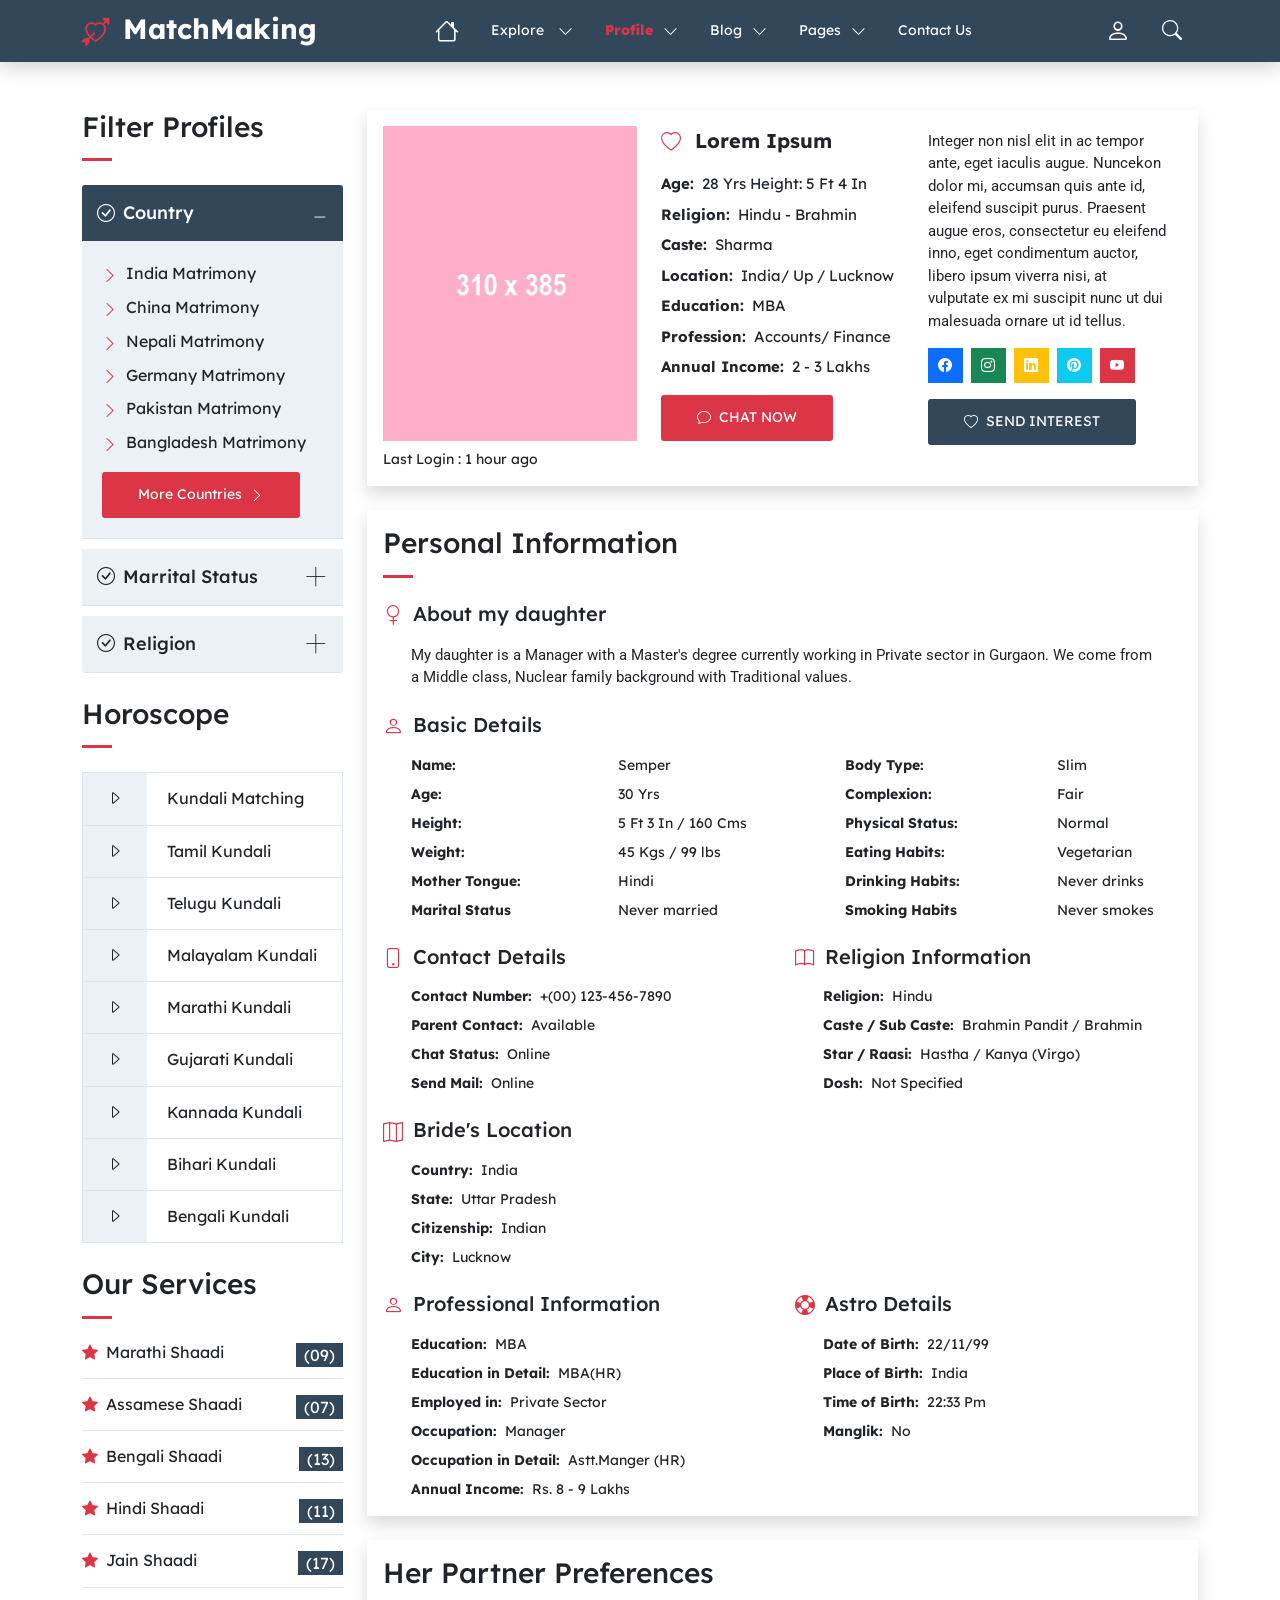
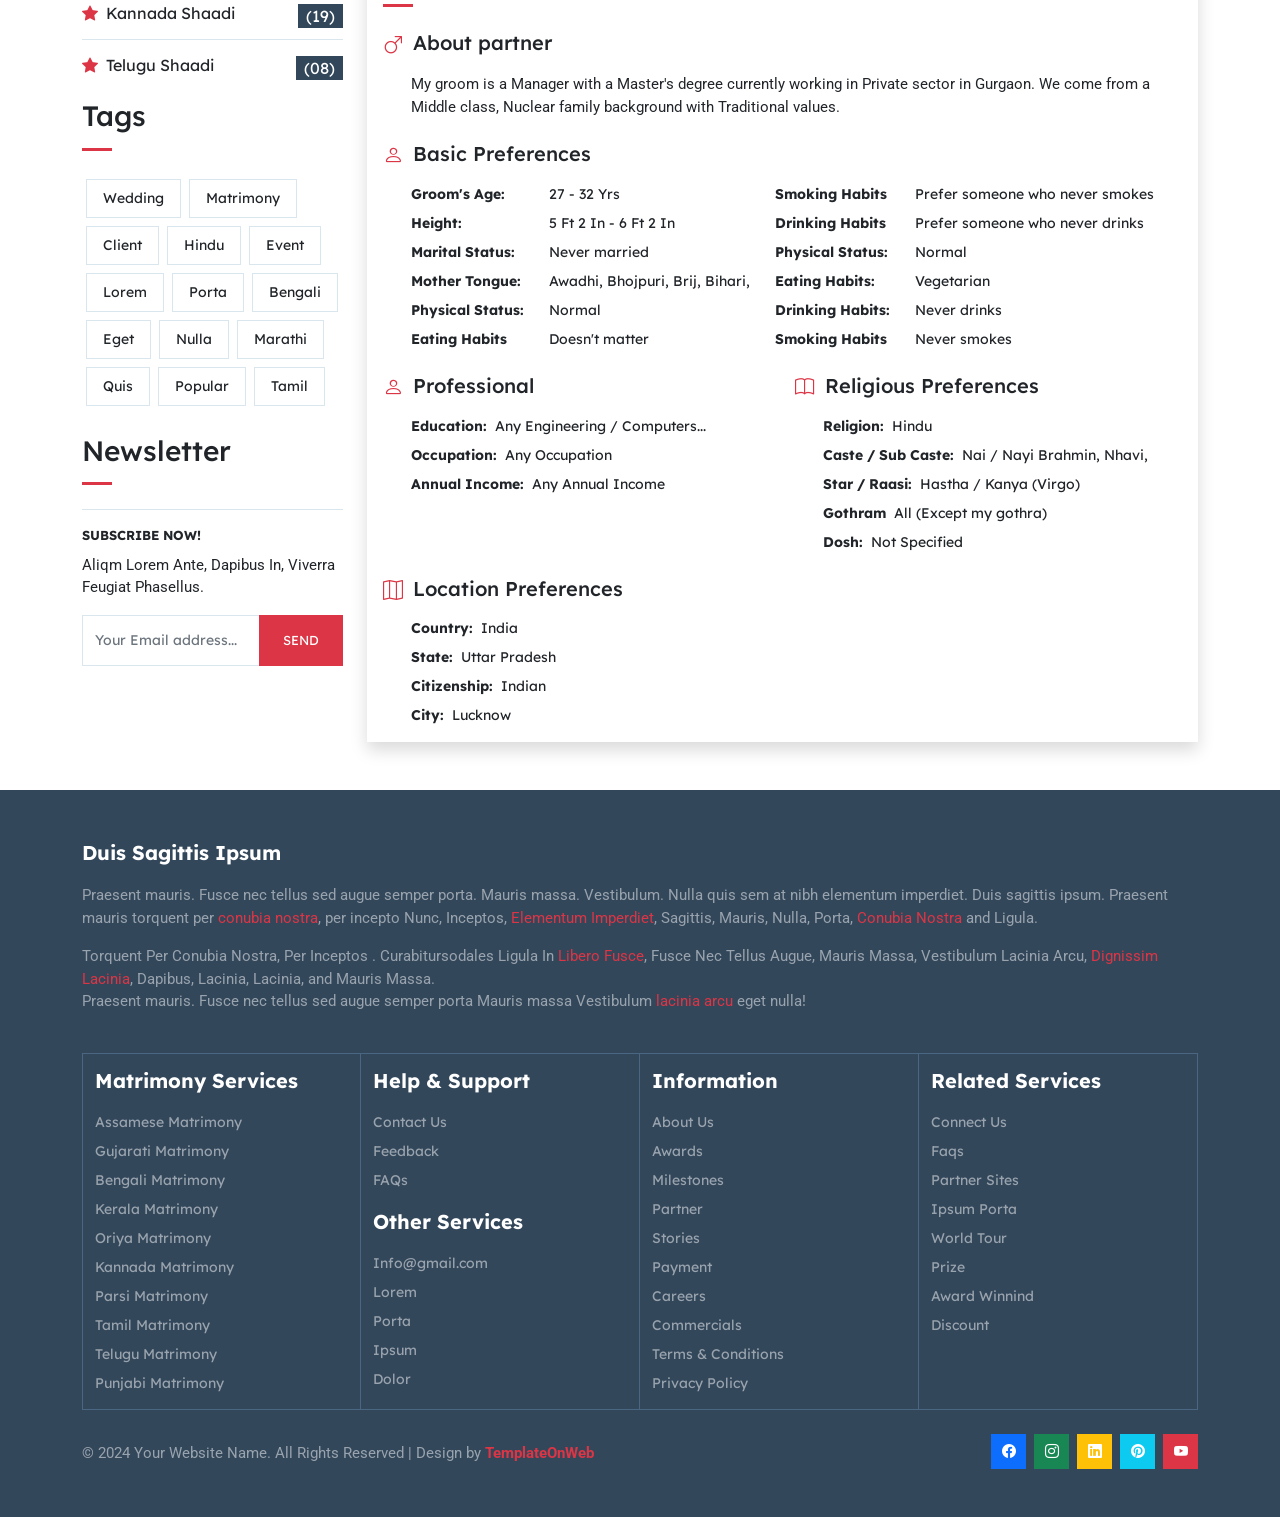
<file: matchmaking_master/detail.html>
<!DOCTYPE html>
<html lang="en">
<head>
	<meta charset="utf-8">
	<meta http-equiv="X-UA-Compatible" content="IE=edge">
	<meta name="viewport" content="width=device-width, initial-scale=1">
	<title>Matrimonials</title>
	<link href="css/bootstrap.min.css" rel="stylesheet" >
	<link href="css/global.css" rel="stylesheet">
	<link href="css/list.css" rel="stylesheet">
    <link href="https://fonts.googleapis.com/css2?family=Roboto:ital,wght@0,100;0,300;0,400;0,500;0,700;0,900;1,100;1,300;1,400;1,500;1,700;1,900&display=swap" rel="stylesheet">
	<link href="https://fonts.googleapis.com/css2?family=Lexend:wght@100..900&display=swap" rel="stylesheet">
	<link rel="stylesheet" href="https://cdn.jsdelivr.net/npm/bootstrap-icons@1.11.3/font/bootstrap-icons.min.css">

</head>
<body>

<section id="header">
        <nav class="navbar navbar-expand-lg navbar-light w-100 shadow bg_blue">
      <div class="container-xl">
         <a class="d-flex text-white" href="index.html">
			 <b class="fs-3 d-block logo"><i class="bi bi-arrow-through-heart text-danger me-1 align-middle"></i>  MatchMaking</b>
	     </a>
         <button class="navbar-toggler offcanvas-nav-btn  ms-auto me-3" type="button">
            <img src="image/icons-svg/list.svg" width="40" height="40" alt="Open TemplateOnweb website menu"/>
         </button>
         <div class="offcanvas offcanvas-start offcanvas-nav" style="width: 20rem">
            <div class="offcanvas-header shadow">
			    <a class="d-flex me-3 text-white" href="index.html">
					 <b class="fs-3 d-block logo"><i class="bi bi-arrow-through-heart text-danger me-1 align-middle"></i>  MatchMaking</b>
				 </a>
               <img src="image/icons-svg/x.svg" width="40" height="40" class="ms-auto" data-bs-dismiss="offcanvas" aria-label="Close" alt="Close TemplateOnweb website menu"/>
			   
            </div>
            <div class="offcanvas-body pt-0 align-items-center">
               <ul class="navbar-nav align-items-lg-center ms-auto">
			      <li class="nav-item"> 
				      <a class="nav-link dropdown-toggle fs-4" href="index.html" title="Visit home page">
					  <i class="bi bi-house"></i>
					  </a>
				  </li>
				  
				  <li class="nav-item dropdown drop_border">
                     <a class="nav-link dropdown-toggle" href="#" role="button" data-bs-toggle="dropdown" aria-expanded="false" title="Click to see Html website templates category">
						   Explore <img src="image/icons-svg/chevron-down.svg" width="15" height="15" alt="Submenu open/close icon">
				    </a>
					
                     <div class="dropdown-menu dropdown-menu-xxl tow_category">
                        <div class="columns pt-3 pb-3">
								<ul>
								
								
								  <li class="column-item d-flex justify-content-start">
									<a href="list.html" class=" my-auto"><i class="bi bi-star-fill text-danger me-1"></i> Marathi Shaadi</a>
                                  </li>
								  <li class="column-item d-flex justify-content-start">
									<a href="list1.html" class=" my-auto"><i class="bi bi-star-fill text-danger me-1"></i> Assamese Shaadi</a>
                                  </li>
								  <li class="column-item d-flex justify-content-start">
										<a href="list.html" class=" my-auto"><i class="bi bi-star-fill text-danger me-1"></i> Bengali Shaadi</a>
                                  </li>
								  
								   <li class="column-item d-flex justify-content-start">
										<a href="list1.html" class=" my-auto"><i class="bi bi-star-fill text-danger me-1"></i> Telugu Shaadi</a>
                                  </li>
								  
								   <li class="column-item d-flex justify-content-start">
									<a href="list.html" class=" my-auto"><i class="bi bi-star-fill text-danger me-1"></i> Kannada Shaadi</a>
                                  </li>
								  <li class="column-item d-flex justify-content-start">
									<a href="list1.html" class=" my-auto"><i class="bi bi-star-fill text-danger me-1"></i> Jain Shaadi</a>
                                  </li>
								  <li class="column-item d-flex justify-content-start">
										<a href="list.html" class=" my-auto"><i class="bi bi-star-fill text-danger me-1"></i> Muslim Shaadi</a>
                                  </li>
								  
								   <li class="column-item d-flex justify-content-start">
										<a href="list1.html" class=" my-auto"><i class="bi bi-star-fill text-danger me-1"></i> Punjabi Shaadi</a>
                                  </li>

								</ul>
                     </div>
                  </div></li>
				  <li class="nav-item dropdown drop_border">
          <a class="nav-link dropdown-toggle active" href="#" id="navbarDropdown" role="button" data-bs-toggle="dropdown" aria-expanded="false">
            Profile<img src="image/icons-svg/chevron-down.svg" width="15" height="15" alt="Submenu open/close icon">
          </a>
          <ul class="dropdown-menu drop_1 shadow" aria-labelledby="navbarDropdown">
            <li><a class="dropdown-item" href="list.html"> Profile 1</a></li>
			<li><a class="dropdown-item" href="list1.html"> Profile 2</a></li>
			<li><a class="dropdown-item border-0" href="detail.html"> Profile Detail</a></li>
          </ul>
        </li>
		
		          <li class="nav-item dropdown drop_border">
          <a class="nav-link dropdown-toggle" href="#" id="navbarDropdown" role="button" data-bs-toggle="dropdown" aria-expanded="false">
            Blog<img src="image/icons-svg/chevron-down.svg" width="15" height="15" alt="Submenu open/close icon">
          </a>
          <ul class="dropdown-menu drop_1 shadow" aria-labelledby="navbarDropdown">
            <li><a class="dropdown-item" href="blog.html"> Blog</a></li>
			<li><a class="dropdown-item border-0" href="blog_detail.html"> Blog Detail</a></li>
          </ul>
        </li>
	
				  <li class="nav-item dropdown drop_border">
          <a class="nav-link dropdown-toggle" href="#" id="navbarDropdown" role="button" data-bs-toggle="dropdown" aria-expanded="false">
            Pages<img src="image/icons-svg/chevron-down.svg" width="15" height="15" alt="Submenu open/close icon">
          </a>
          <ul class="dropdown-menu drop_1 shadow" aria-labelledby="navbarDropdown">
            <li><a class="dropdown-item" href="about.html"> About Us</a></li>
			<li><a class="dropdown-item" href="services.html"> Services</a></li>
			<li><a class="dropdown-item" href="gallery.html"> Gallery</a></li>
			<li><a class="dropdown-item" href="pricing.html"> Pricing</a></li>
			<li><a class="dropdown-item" href="search.html"> Search Profile</a></li>
			<li><a class="dropdown-item" href="team.html"> Team</a></li>
			<li><a class="dropdown-item" href="login.html"> Login</a></li>
			<li><a class="dropdown-item border-0" href="register.html">Register</a></li>
          </ul>
        </li>
				  
				  <li class="nav-item"> 
				      <a class="nav-link dropdown-toggle" href="contact.html" title="Visit home page">
					  Contact Us
					  </a>
				  </li>
               </ul>
			   <ul class="navbar-nav align-items-lg-center ms-auto">
			       <li class="nav-item dropdown drop_border">
					  <a class="nav-link dropdown-toggle fs-4" href="#" id="navbarDropdown" role="button" data-bs-toggle="dropdown" aria-expanded="false">
						<i class="bi bi-person"></i>
					  </a>
					  <ul class="dropdown-menu drop_1 drop_log shadow" aria-labelledby="navbarDropdown">
						<li><a class="dropdown-item" href="login.html"> Login </a></li>
						<li><a class="dropdown-item border-0" href="register.html"> Register</a></li>
					  </ul>
				  </li>
			      <li class="nav-item dropdown drop_border">
          <a class="nav-link dropdown-toggle border-0 bg_blue_dark fs-5" href="#" id="navbarDropdown" role="button" data-bs-toggle="dropdown" aria-expanded="false">
            <i class="bi bi-search"></i>
          </a>
		  <ul class="dropdown-menu drop_1 drop_search shadow p-3" aria-labelledby="navbarDropdown">
            <li>
			  <div class="input-group">
				<input type="text" class="form-control" placeholder="Search Here">
				<span class="input-group-btn">
					<button class="btn btn-primary bg_blue rounded-0 p-2 px-3 border-0" type="button">
						<i class="bi bi-search"></i> </button>
				</span>
		</div>
			</li>
          </ul>
          
        </li>
                 </ul>
            </div>
         </div>    
         </div>
      </div>
   </nav>
</section>

<section id="center" class="list  pt-5 pb-5">
   <div class="container-xl">
	     <div class="row list_1">
		    <div class="col-lg-3 col-md-4">
			  <div class="list_1_left">
			     <div class="list_1_left1">
				   <h3>Filter Profiles</h3>
		            <hr class="line mb-4">
				   <div class="accordion" id="accordionExample">
  <div class="accordion-item">
   <h2 class="accordion-header" id="headingOne">
     <button class="accordion-button" type="button" data-bs-toggle="collapse" data-bs-target="#collapseOne" aria-expanded="true" aria-controls="collapseOne">
       <i class="bi bi-check-circle me-2 align-middle"></i> Country
     </button>
   </h2>
   <div id="collapseOne" class="accordion-collapse collapse show" aria-labelledby="headingOne" data-bs-parent="#accordionExample" style="">
     <div class="accordion-body">
       <ul>
	    <li><a href="#"><i class="bi bi-chevron-right text-danger me-1 align-middle"></i> India Matrimony</a></li>
		 <li class="mt-2"><a href="#"><i class="bi bi-chevron-right text-danger me-1 align-middle"></i> China Matrimony</a></li>
		  <li class="mt-2"><a href="#"><i class="bi bi-chevron-right text-danger me-1 align-middle"></i> Nepali Matrimony</a></li>
		   <li class="mt-2"><a href="#"><i class="bi bi-chevron-right text-danger me-1 align-middle"></i> Germany Matrimony</a></li>
		    <li class="mt-2"><a href="#"><i class="bi bi-chevron-right text-danger me-1 align-middle"></i> Pakistan Matrimony</a></li>
			 <li class="mt-2"><a href="#"><i class="bi bi-chevron-right text-danger me-1 align-middle"></i> Bangladesh Matrimony</a></li>
	   </ul>
	   <span class="d-block mt-3"><a class="button" href="#"> More Countries <i class="bi bi-chevron-right ms-1 align-middle"></i></a></span>
     </div>
   </div>
  </div>
   
  <div class="accordion-item">
   <h2 class="accordion-header" id="headingTwo">
     <button class="accordion-button collapsed" type="button" data-bs-toggle="collapse" data-bs-target="#collapseTwo" aria-expanded="false" aria-controls="collapseTwo">
       <i class="bi bi-check-circle me-2 align-middle"></i> Marrital Status
     </button>
   </h2>
   <div id="collapseTwo" class="accordion-collapse collapse" aria-labelledby="headingTwo" data-bs-parent="#accordionExample">
     <div class="accordion-body">
        <ul>
		 <li><a href="#"><i class="bi bi-chevron-right text-danger me-1 align-middle"></i> Widow Matrimony</a></li>
		  <li class="mt-2"><a href="#"><i class="bi bi-chevron-right text-danger me-1 align-middle"></i> Divorcee matrimony</a></li>
		   <li class="mt-2"><a href="#"><i class="bi bi-chevron-right text-danger me-1 align-middle"></i>  Marriage Matrimony</a></li>
	   </ul>
	   <span class="d-block mt-3"><a class="button" href="#"> More Marital <i class="bi bi-chevron-right ms-1 align-middle"></i></a></span>
     </div>
   </div>
 </div>
  
  <div class="accordion-item">
   <h2 class="accordion-header" id="headingThree">
     <button class="accordion-button collapsed" type="button" data-bs-toggle="collapse" data-bs-target="#collapseThree" aria-expanded="false" aria-controls="collapseThree">
       <i class="bi bi-check-circle me-2 align-middle"></i> Religion
     </button>
   </h2>
   <div id="collapseThree" class="accordion-collapse collapse" aria-labelledby="headingThree" data-bs-parent="#accordionExample">
     <div class="accordion-body">
        <ul>
		 <li><a href="#"><i class="bi bi-chevron-right text-danger me-1 align-middle"></i> Christian Matrimony</a></li>
		  <li class="mt-2"><a href="#"><i class="bi bi-chevron-right text-danger me-1 align-middle"></i> Hindu Matrimony</a></li>
		   <li class="mt-2"><a href="#"><i class="bi bi-chevron-right text-danger me-1 align-middle"></i> Muslim Matrimony</a></li>
		    <li class="mt-2"><a href="#"><i class="bi bi-chevron-right text-danger me-1 align-middle"></i> Buddhist Matrimony</a></li>
			 <li class="mt-2"><a href="#"><i class="bi bi-chevron-right text-danger me-1 align-middle"></i> Sikh Matrimony</a></li>
			  <li class="mt-2"><a href="#"><i class="bi bi-chevron-right text-danger me-1 align-middle"></i> Jain Matrimony</a></li>
	   </ul>
	   <span class="d-block mt-3"><a class="button" href="#"> More Religions <i class="bi bi-chevron-right ms-1 align-middle"></i></a></span>
     </div>
   </div>
 </div>

 
</div>
				 </div>
				  <h3 class="mt-4">Horoscope</h3>
		            <hr class="line mb-4">
				   <div class="list_1_left2 mt-4 border_light list_1_left2o">
				   
				     <h6 class="mb-0 border-bottom"><a class="d-block" href="#"><i class="bi bi-caret-right d-inline-block p-3 px-4 bg_light"></i> <span class="d-inline-block px-3">Kundali Matching</span></a></h6>
		<h6 class="mb-0 border-bottom"><a class="d-block" href="#"><i class="bi bi-caret-right d-inline-block p-3 px-4 bg_light"></i> <span class="d-inline-block px-3"> Tamil Kundali </span></a></h6>
		<h6 class="mb-0 border-bottom"><a class="d-block" href="#"><i class="bi bi-caret-right d-inline-block p-3 px-4 bg_light"></i> <span class="d-inline-block px-3"> Telugu Kundali</span></a></h6>
		<h6 class="mb-0 border-bottom"><a class="d-block" href="#"><i class="bi bi-caret-right d-inline-block p-3 px-4 bg_light"></i> <span class="d-inline-block px-3">Malayalam Kundali</span></a></h6>
		<h6 class="mb-0 border-bottom"><a class="d-block" href="#"><i class="bi bi-caret-right d-inline-block p-3 px-4 bg_light"></i> <span class="d-inline-block px-3">Marathi Kundali</span></a></h6>
		<h6 class="mb-0 border-bottom"><a class="d-block" href="#"><i class="bi bi-caret-right d-inline-block p-3 px-4 bg_light"></i> <span class="d-inline-block px-3">Gujarati Kundali</span></a></h6>
		<h6 class="mb-0 border-bottom"><a class="d-block" href="#"><i class="bi bi-caret-right d-inline-block p-3 px-4 bg_light"></i> <span class="d-inline-block px-3">Kannada Kundali</span></a></h6>
		<h6 class="mb-0 border-bottom"><a class="d-block" href="#"><i class="bi bi-caret-right d-inline-block p-3 px-4 bg_light"></i> <span class="d-inline-block px-3"> Bihari Kundali</span></a></h6>
		<h6 class="mb-0"><a class="d-block" href="#"><i class="bi bi-caret-right d-inline-block p-3 px-4 bg_light"></i> <span class="d-inline-block px-3">Bengali Kundali</span></a></h6>
				   </div>
				   <div class="list_1_left2 mt-4">
				     <h3>Our Services</h3>
		            <hr class="line mb-4">
					<h6 class="mb-0"><i class="bi bi-star-fill text-danger me-1"></i> <a href="#">Marathi Shaadi <span class="float-end bg_blue text-white p-1 d-inline-block px-2 lh-1">(09)</span></a></h6><hr class="mb-3 mt-3">
					<h6 class="mb-0"><i class="bi bi-star-fill text-danger me-1"></i> <a href="#">Assamese Shaadi  <span class="float-end bg_blue text-white p-1 d-inline-block px-2 lh-1">(07)</span></a></h6><hr class="mb-3 mt-3">
						<h6 class="mb-0"><i class="bi bi-star-fill text-danger me-1"></i> <a href="#">Bengali Shaadi  <span class="float-end bg_blue text-white p-1 d-inline-block px-2 lh-1">(13)</span></a></h6><hr class="mb-3 mt-3">
							<h6 class="mb-0"><i class="bi bi-star-fill text-danger me-1"></i> <a href="#">Hindi Shaadi <span class="float-end bg_blue text-white p-1 d-inline-block px-2 lh-1">(11)</span></a></h6><hr class="mb-3 mt-3">
								<h6 class="mb-0"><i class="bi bi-star-fill text-danger me-1"></i> <a href="#">Jain Shaadi <span class="float-end bg_blue text-white p-1 d-inline-block px-2 lh-1">(17)</span></a></h6><hr class="mb-3 mt-3">
									<h6 class="mb-0"><i class="bi bi-star-fill text-danger me-1"></i> <a href="#">Kannada Shaadi <span class="float-end bg_blue text-white p-1 d-inline-block px-2 lh-1">(19)</span></a></h6><hr class="mb-3 mt-3">
										<h6 class="mb-0"><i class="bi bi-star-fill text-danger me-1"></i> <a href="#">Telugu Shaadi   <span class="float-end bg_blue text-white p-1 d-inline-block px-2 lh-1">(08)</span></a></h6>
				   </div>
				   <div class="list_1_left2 mt-4">
				     <h3>Tags</h3>
		            <hr class="line mb-4">
					<ul class="mb-0 d-flex flex-wrap font_14 tags">
		     <li class="mx-1 mt-1 mb-1"><a class="d-block border p-2 px-3" href="#">Wedding</a></li>	
			 <li class="mx-1 mt-1 mb-1"><a class="d-block border p-2 px-3" href="#">Matrimony</a></li>	
			 <li class="mx-1 mt-1 mb-1"><a class="d-block border p-2 px-3" href="#">Client</a></li>  
			 <li class="mx-1 mt-1 mb-1"><a class="d-block border p-2 px-3" href="#">Hindu</a></li> 
			  <li class="mx-1 mt-1 mb-1"><a class="d-block border p-2 px-3" href="#">Event</a></li>	
			 <li class="mx-1 mt-1 mb-1"><a class="d-block border p-2 px-3" href="#">Lorem</a></li>	
			 <li class="mx-1 mt-1 mb-1"><a class="d-block border p-2 px-3" href="#">Porta</a></li>  
			 <li class="mx-1 mt-1 mb-1"><a class="d-block border p-2 px-3" href="#">Bengali</a></li> 
			  <li class="mx-1 mt-1 mb-1"><a class="d-block border p-2 px-3" href="#">Eget</a></li>  
			 <li class="mx-1 mt-1 mb-1"><a class="d-block border p-2 px-3" href="#">Nulla</a></li> 
			  <li class="mx-1 mt-1 mb-1"><a class="d-block border p-2 px-3" href="#">Marathi</a></li>	
			 <li class="mx-1 mt-1 mb-1"><a class="d-block border p-2 px-3" href="#">Quis</a></li>	
			 <li class="mx-1 mt-1 mb-1"><a class="d-block border p-2 px-3" href="#">Popular</a></li>  
			 <li class="mx-1 mt-1 mb-1"><a class="d-block border p-2 px-3" href="#">Tamil</a></li> 
		   </ul>
				   </div>
				   <div class="list_1_left2 mt-4">
				     <h3>Newsletter</h3>
		            <hr class="line mb-4">
					  <b class="text-uppercase font_13 border-top pt-3 d-block">Subscribe Now!</b>
			   <p class="mt-2 mb-3">Aliqm Lorem Ante, Dapibus In, Viverra Feugiat Phasellus.</p>
			   <div class="input-group">
			<input type="text" class="form-control font_14" placeholder="Your Email address...">
			<span class="input-group-btn">
				<button class="btn btn-primary bg-danger border-0 rounded-0 p-3 px-4 font_13" type="button">
					SEND </button>
			</span>
		</div>
				   </div>
			  </div>
			</div>
			<div class="col-lg-9 col-md-8">
			  <div class="list_dt">
			    <div class="list_dt1 shadow p-3">
				 <div class="list_1_right2_inner row mx-0">
						  <div class="col-md-4 ps-0 col-sm-4">
						    <div class="list_1_right2_inner_left">
							  <a href="#"><img src="image/13.jpg" class="img-fluid" alt="abc"></a>
							  <span class="font_14 d-block mt-2">Last Login : 1 hour ago</span>
							</div>
						  </div>
						  <div class="col-md-8 col-sm-8">
						    <div class="row row-cols-1 row-cols-lg-2 row-cols-md-1 list_1_right2_inner_right_inner">
							  <div class="col">
							    <div class="list_1_right2_inner_right">
							  <b class="d-block mb-3 fs-5"><a href="#"><i class="bi bi-heart text-danger me-2 align-middle"></i> Lorem Ipsum</a></b>
							  <ul class="font_15 mb-0">
							    <li class="d-flex"><b class="me-2"> Age:</b> <span>28 Yrs Height: 5 Ft 4 In</span></li>
								<li class="d-flex mt-2"><b class="me-2"> Religion:</b> <span> Hindu - Brahmin</span></li>
								<li class="d-flex mt-2"><b class="me-2"> Caste:</b> <span> Sharma</span></li>
                                <li class="d-flex mt-2"><b class="me-2"> Location:</b> <span> India/ Up / Lucknow</span></li>
								<li class="d-flex mt-2"><b class="me-2"> Education:</b> <span> MBA</span></li>
								<li class="d-flex mt-2"><b class="me-2"> Profession:</b> <span> Accounts/ Finance</span></li>
								<li class="d-flex mt-2"><b class="me-2"> Annual Income:</b> <span> 2 - 3 Lakhs</span></li>
							  </ul>
							  <span class="d-block mt-3"><a class="button text-uppercase" href="#"><i class="bi bi-chat me-1 align-middle"></i> Chat Now</a></span>
							</div>
							  </div>
							  <div class="col">
							    <div class="list_1_right2_inner_right">
							   <p class="mt-1">Integer non nisl elit in ac tempor ante, eget iaculis augue. Nuncekon dolor mi, accumsan quis ante id, eleifend suscipit purus. Praesent augue eros, consectetur eu eleifend inno, eget condimentum auctor, libero ipsum viverra nisi, at vulputate ex mi suscipit nunc  ut dui malesuada ornare ut id tellus.</p>
							   <ul class="mb-0 d-flex social_brands">
			    <li><a class="bg-primary d-inline-block text-white text-center" href="#"><i class="bi bi-facebook"></i></a></li>
				<li class="ms-2"><a class="bg-success d-inline-block text-white text-center" href="#"><i class="bi bi-instagram"></i></a></li>
				<li class="ms-2"><a class="bg-warning d-inline-block text-white text-center" href="#"><i class="bi bi-linkedin"></i></a></li>
				<li class="ms-2"><a class="bg-info d-inline-block text-white text-center" href="#"><i class="bi bi-pinterest"></i></a></li>
				<li class="ms-2"><a class="bg-danger d-inline-block text-white text-center" href="#"><i class="bi bi-youtube"></i></a></li>
			  </ul>
							  <span class="d-block mt-3"><a class="button button_1 text-uppercase" href="#"><i class="bi bi-heart me-1 align-middle"></i> Send Interest</a></span>
							</div>
							  </div>
							</div>
						  </div>
						</div>
				</div>
				<div class="list_dt2 mt-4 p-3 shadow">
				   <h3>Personal Information</h3>
		            <hr class="line mb-4">
					<h5 class="mb-3"><i class="bi bi-gender-female text-danger me-1 align-middle"></i> About my daughter</h5>
					<p class="px_28 mb-0">My daughter is a Manager with a Master's degree currently working in Private sector in Gurgaon.
We come from a Middle class, Nuclear family background with Traditional values.</p>
<h5 class="mb-3 mt-4"><i class="bi bi-person text-danger me-1 align-middle"></i> Basic Details</h5>
                <ul class="px_28 font_14 justify-content-between d-flex mb-0 flex-wrap">
				 <li>
					 <b class="d-block">Name:</b>
					 <b class="d-block mt-2">Age:</b>
					 <b class="d-block mt-2">Height:</b>
					 <b class="d-block mt-2">Weight:</b>
					 <b class="d-block mt-2">Mother Tongue:</b>
					 <b class="d-block mt-2">Marital Status</b>
				 </li>
				 <li>
					 <span class="d-block">Semper</span>
					 <span class="d-block mt-2">30 Yrs</span>
					 <span class="d-block mt-2">5 Ft 3 In / 160 Cms</span>
					 <span class="d-block mt-2">45 Kgs / 99 lbs</span>
					 <span class="d-block mt-2">Hindi</span>
					 <span class="d-block mt-2">Never married</span>
				 </li>
				 <li>
					 <b class="d-block">Body Type:</b>
					 <b class="d-block mt-2">Complexion:</b>
					 <b class="d-block mt-2">Physical Status:</b>
					 <b class="d-block mt-2">Eating Habits:</b>
					 <b class="d-block mt-2">Drinking Habits:</b>
					 <b class="d-block mt-2">Smoking Habits</b>
				 </li>
				  <li>
					 <span class="d-block">Slim</span>
					 <span class="d-block mt-2">Fair</span>
					 <span class="d-block mt-2">Normal</span>
					 <span class="d-block mt-2"> Vegetarian</span>
					 <span class="d-block mt-2">Never drinks</span>
					 <span class="d-block mt-2"> Never smokes</span>
				 </li>
				</ul>
				<div class="row row-cols-1 row-cols-md-2 list_dt2_inner">
				 <div class="col">
				  <div class="list_dt2_inner_left">
				    <h5 class="mb-3 mt-4"><i class="bi bi-phone text-danger me-1 align-middle"></i> Contact Details</h5>
                <ul class="px_28 font_14 mb-0">
				 <li class="d-flex"><b class="me-2"> Contact Number:</b> <span>+(00) 123-456-7890</span></li>
				 <li class="d-flex mt-2"><b class="me-2"> Parent Contact:</b> <span>Available</span></li>
				 <li class="d-flex mt-2"><b class="me-2"> Chat Status:</b> <span>Online</span></li>
				 <li class="d-flex mt-2"><b class="me-2"> Send Mail:</b> <span>Online</span></li>
				</ul>
				  </div>
				 </div>
				 <div class="col">
				  <div class="list_dt2_inner_left">
				    <h5 class="mb-3 mt-4"><i class="bi bi-book text-danger me-1 align-middle"></i> Religion Information</h5>
                <ul class="px_28 font_14 mb-0">
				 <li class="d-flex"><b class="me-2"> Religion:</b> <span>Hindu</span></li>
				 <li class="d-flex mt-2"><b class="me-2"> Caste / Sub Caste:</b> <span>Brahmin Pandit / Brahmin</span></li>
				 <li class="d-flex mt-2"><b class="me-2"> Star / Raasi:</b> <span> Hastha / Kanya (Virgo)</span></li>
				 <li class="d-flex mt-2"><b class="me-2"> Dosh:</b> <span>Not Specified</span></li>
				</ul>
				  </div>
				 </div>
				</div>
				<h5 class="mb-3 mt-4"><i class="bi bi-map text-danger me-1 align-middle"></i> Bride's Location</h5>
                
				<ul class="px_28 font_14 mb-0">
				 <li class="d-flex"><b class="me-2"> Country:</b> <span>India</span></li>
				 <li class="d-flex mt-2"><b class="me-2"> State:</b> <span>Uttar Pradesh</span></li>
				 <li class="d-flex mt-2"><b class="me-2"> Citizenship:</b> <span>Indian</span></li>
				 <li class="d-flex mt-2"><b class="me-2"> City:</b> <span>Lucknow</span></li>
				</ul>
				<div class="row row-cols-1 row-cols-md-2 list_dt2_inner">
				 <div class="col">
				  <div class="list_dt2_inner_left">
				    <h5 class="mb-3 mt-4"><i class="bi bi-person text-danger me-1 align-middle"></i> Professional Information</h5>
                <ul class="px_28 font_14 mb-0">
				 <li class="d-flex"><b class="me-2"> Education:</b> <span>MBA</span></li>
				 <li class="d-flex mt-2"><b class="me-2"> Education in Detail:</b> <span>MBA(HR)</span></li>
				 <li class="d-flex mt-2"><b class="me-2"> Employed in:</b> <span>Private Sector</span></li>
				 <li class="d-flex mt-2"><b class="me-2"> Occupation:</b> <span>Manager</span></li>
				 <li class="d-flex mt-2"><b class="me-2"> Occupation in Detail:</b> <span>Astt.Manger (HR)</span></li>
				 <li class="d-flex mt-2"><b class="me-2"> Annual Income:</b> <span> Rs. 8 - 9 Lakhs</span></li>
				</ul>
				  </div>
				 </div>
				 <div class="col">
				  <div class="list_dt2_inner_left">
				    <h5 class="mb-3 mt-4"><i class="bi bi-life-preserver text-danger me-1 align-middle"></i> Astro Details</h5>
                <ul class="px_28 font_14 mb-0">
				 <li class="d-flex"><b class="me-2"> Date of Birth:</b> <span>22/11/99</span></li>
				 <li class="d-flex mt-2"><b class="me-2"> Place of Birth:</b> <span>India</span></li>
				 <li class="d-flex mt-2"><b class="me-2"> Time of Birth:</b> <span> 22:33 Pm</span></li>
				 <li class="d-flex mt-2"><b class="me-2"> Manglik:</b> <span>No</span></li>
				</ul>
				  </div>
				 </div>
				</div>

				</div>
				<div class="list_dt2 mt-4 p-3 shadow">
				   <h3>Her Partner Preferences</h3>
		            <hr class="line mb-4">
					<h5 class="mb-3"><i class="bi bi-gender-male text-danger me-1 align-middle"></i> About partner</h5>
					<p class="px_28 mb-0">My groom is a Manager with a Master's degree currently working in Private sector in Gurgaon.
We come from a Middle class, Nuclear family background with Traditional values.</p>
<h5 class="mb-3 mt-4"><i class="bi bi-person text-danger me-1 align-middle"></i> Basic Preferences</h5>
                <ul class="px_28 font_14 justify-content-between d-flex mb-0 flex-wrap">
				 <li>
					 <b class="d-block">Groom's Age:</b>
					 <b class="d-block mt-2">Height:</b>
					 <b class="d-block mt-2">Marital Status:</b>
					 <b class="d-block mt-2">Mother Tongue:</b>
					 <b class="d-block mt-2">Physical Status:</b>
					 <b class="d-block mt-2">Eating Habits</b>
				 </li>
				 <li>
					 <span class="d-block">27 - 32 Yrs</span>
					 <span class="d-block mt-2">5 Ft 2 In - 6 Ft 2 In</span>
					 <span class="d-block mt-2"> Never married</span>
					 <span class="d-block mt-2">Awadhi, Bhojpuri, Brij, Bihari,</span>
					 <span class="d-block mt-2"> Normal</span>
					 <span class="d-block mt-2">Doesn't matter</span>
				 </li>
				 <li>
					 <b class="d-block">Smoking Habits</b>
					 <b class="d-block mt-2">Drinking Habits</b>
					 <b class="d-block mt-2">Physical Status:</b>
					 <b class="d-block mt-2">Eating Habits:</b>
					 <b class="d-block mt-2">Drinking Habits:</b>
					 <b class="d-block mt-2">Smoking Habits</b>
				 </li>
				  <li>
					 <span class="d-block">Prefer someone who never smokes</span>
					 <span class="d-block mt-2">Prefer someone who never drinks</span>
					 <span class="d-block mt-2">Normal</span>
					 <span class="d-block mt-2"> Vegetarian</span>
					 <span class="d-block mt-2">Never drinks</span>
					 <span class="d-block mt-2"> Never smokes</span>
				 </li>
				</ul>
				<div class="row row-cols-1 row-cols-md-2 list_dt2_inner">
				 <div class="col">
				  <div class="list_dt2_inner_left">
				    <h5 class="mb-3 mt-4"><i class="bi bi-person text-danger me-1 align-middle"></i> Professional</h5>
                <ul class="px_28 font_14 mb-0">
				 <li class="d-flex"><b class="me-2"> Education:</b> <span>Any  Engineering / Computers...</span></li>
				 <li class="d-flex mt-2"><b class="me-2"> Occupation:</b> <span>Any Occupation</span></li>
				 <li class="d-flex mt-2"><b class="me-2"> Annual Income:</b> <span>Any Annual Income</span></li>
				</ul>
				  </div>
				 </div>
				 <div class="col">
				  <div class="list_dt2_inner_left">
				    <h5 class="mb-3 mt-4"><i class="bi bi-book text-danger me-1 align-middle"></i> Religious Preferences</h5>
                <ul class="px_28 font_14 mb-0">
				 <li class="d-flex"><b class="me-2"> Religion:</b> <span>Hindu</span></li>
				 <li class="d-flex mt-2"><b class="me-2"> Caste / Sub Caste:</b> <span>Nai / Nayi Brahmin, Nhavi,</span></li>
				 <li class="d-flex mt-2"><b class="me-2"> Star / Raasi:</b> <span> Hastha / Kanya (Virgo)</span></li>
				 <li class="d-flex mt-2"><b class="me-2"> Gothram</b> <span> All (Except my gothra)</span></li>
				 <li class="d-flex mt-2"><b class="me-2"> Dosh:</b> <span>Not Specified</span></li>
				</ul>
				  </div>
				 </div>
				</div>
				<h5 class="mb-3 mt-4"><i class="bi bi-map text-danger me-1 align-middle"></i> Location Preferences</h5>
                <ul class="px_28 font_14 mb-0">
				 <li class="d-flex"><b class="me-2"> Country:</b> <span>India</span></li>
				 <li class="d-flex mt-2"><b class="me-2"> State:</b> <span>Uttar Pradesh</span></li>
				 <li class="d-flex mt-2"><b class="me-2"> Citizenship:</b> <span>Indian</span></li>
				 <li class="d-flex mt-2"><b class="me-2"> City:</b> <span>Lucknow</span></li>
				</ul>

				</div>
			  </div>
			</div>
		 </div>
	   </div>
 </section>

<section id="footer" class="pt-5 pb-5 bg_blue">
 <div class="container-xl">
  <div class="row row-cols-1 row-cols-md-1 footer_1">
     <div class="col">
	   <b class="d-block fs-5 text-white">Duis Sagittis Ipsum</b>
	   <p class="mt-3 text-white-50">Praesent mauris. Fusce nec tellus sed augue semper porta. Mauris massa. Vestibulum. Nulla quis sem at nibh elementum imperdiet. Duis sagittis ipsum. Praesent mauris torquent per <a class="text-danger" href="#">conubia nostra</a>, per incepto Nunc, Inceptos, <a class="text-danger" href="#">Elementum Imperdiet</a>,  Sagittis, Mauris, Nulla, Porta, <a class="text-danger" href="#">Conubia Nostra</a> and Ligula.</p>
	   <p class="text-white-50 mb-0">Torquent Per Conubia Nostra, Per Inceptos . Curabitursodales Ligula In <a class="text-danger" href="#">Libero Fusce</a>, Fusce Nec Tellus Augue, Mauris Massa, Vestibulum Lacinia Arcu, <a class="text-danger" href="#">Dignissim Lacinia</a>, Dapibus, Lacinia, Lacinia, and Mauris Massa.</p>
	   <p class="text-white-50">Praesent mauris. Fusce nec tellus sed augue semper porta Mauris massa Vestibulum <a class="text-danger" href="#">lacinia arcu</a> eget nulla!</p>
	 </div>
  </div>
  <div class="row row-cols-1 row-cols-md-4 row-cols-sm-2 footer_2 mt-4  mx-0">
     <div class="col p-0">
	   <div class="footer_2_left">
	    <b class="fs-5 d-block text-white mb-3"> Matrimony Services</b>
		<ul class="mb-0 font_14">
		 <li><a  class="text-white-50 link" href="#">Assamese Matrimony</a></li>
		 <li class="mt-2"><a  class="text-white-50 link" href="#">Gujarati Matrimony</a></li>
		 <li class="mt-2"><a  class="text-white-50 link" href="#">Bengali Matrimony</a></li>
		 <li class="mt-2"><a  class="text-white-50 link" href="#">Kerala Matrimony</a></li>
		 <li class="mt-2"><a  class="text-white-50 link" href="#">Oriya Matrimony</a></li>
		 <li class="mt-2"><a  class="text-white-50 link" href="#">Kannada Matrimony</a></li>
		 <li class="mt-2"><a  class="text-white-50 link" href="#">Parsi Matrimony</a></li>
		 <li class="mt-2"><a  class="text-white-50 link" href="#">Tamil Matrimony</a></li>
		 <li class="mt-2"><a  class="text-white-50 link" href="#">Telugu Matrimony</a></li>
		 <li class="mt-2"><a  class="text-white-50 link" href="#">Punjabi Matrimony</a></li>
		</ul>
	   </div>  
	 </div>
	 <div class="col p-0">
	   <div class="footer_2_left border-start-0">
	    <b class="fs-5 d-block text-white mb-3"> Help & Support</b>
		<ul class="mb-0 font_14">
		 <li><a  class="text-white-50 link" href="#">Contact Us</a></li>
		 <li class="mt-2"><a  class="text-white-50 link" href="#">Feedback</a></li>
		 <li class="mt-2"><a  class="text-white-50 link" href="#">FAQs</a></li>
		</ul>
		<b class="fs-5 d-block text-white mb-3 mt-3"> Other Services</b>
		<ul class="mb-0 font_14">
		 <li><a  class="text-white-50 link" href="#">Info@gmail.com</a></li>
		 <li class="mt-2"><a  class="text-white-50 link" href="#">Lorem</a></li>
		 <li class="mt-2"><a  class="text-white-50 link" href="#">Porta</a></li>
		 <li class="mt-2"><a  class="text-white-50 link" href="#">Ipsum</a></li>
		 <li class="mt-2"><a  class="text-white-50 link" href="#">Dolor</a></li>
		</ul>
		
	   </div>  
	 </div>
	 <div class="col p-0">
	   <div class="footer_2_left border-start-0">
	    <b class="fs-5 d-block text-white mb-3"> Information</b>
		<ul class="mb-0 font_14">
		 <li><a  class="text-white-50 link" href="#">About Us</a></li>
		 <li class="mt-2"><a  class="text-white-50 link" href="#">Awards</a></li>
		 <li class="mt-2"><a  class="text-white-50 link" href="#">Milestones</a></li>
		 <li class="mt-2"><a  class="text-white-50 link" href="#">Partner</a></li>
		 <li class="mt-2"><a  class="text-white-50 link" href="#">Stories</a></li>
		 <li class="mt-2"><a  class="text-white-50 link" href="#">Payment</a></li>
		 <li class="mt-2"><a  class="text-white-50 link" href="#">Careers</a></li>
		 <li class="mt-2"><a  class="text-white-50 link" href="#">Commercials</a></li>
		 <li class="mt-2"><a  class="text-white-50 link" href="#">Terms & Conditions</a></li>
		 <li class="mt-2"><a  class="text-white-50 link" href="#">Privacy Policy</a></li>
		</ul>
	   </div>  
	 </div>
	 <div class="col p-0">
	   <div class="footer_2_left border-start-0">
	    <b class="fs-5 d-block text-white mb-3"> Related  Services</b>
		<ul class="mb-0 font_14">
		 <li><a  class="text-white-50 link" href="#">Connect Us</a></li>
		 <li class="mt-2"><a  class="text-white-50 link" href="#">Faqs</a></li>
		 <li class="mt-2"><a  class="text-white-50 link" href="#">Partner Sites</a></li>
		 <li class="mt-2"><a  class="text-white-50 link" href="#">Ipsum Porta</a></li>
		 <li class="mt-2"><a  class="text-white-50 link" href="#">World Tour</a></li>
		 <li class="mt-2"><a  class="text-white-50 link" href="#">Prize</a></li>
		 <li class="mt-2"><a  class="text-white-50 link" href="#">Award Winnind</a></li>
		 <li class="mt-2"><a  class="text-white-50 link" href="#">Discount</a></li>
		</ul>
	   </div>  
	 </div>
  </div>
  <div class="footer_bottom_1 row  mt-4">
      	<div class="col-md-8">
		  <div class="footer_bottom_1_left pt-2">
		    <p class="mb-0 text-white-50">© 2024 Your Website Name. All Rights Reserved | Design by <a class="text-danger fw-bold" href="http://www.templateonweb.com">TemplateOnWeb</a></p>
		  </div>
		</div>
		<div class="col-md-4">
		  <div class="footer_bottom_1_right">
		    <ul class="mb-0 d-flex social_brands justify-content-end">
			    <li><a class="bg-primary d-inline-block text-white text-center" href="#"><i class="bi bi-facebook"></i></a></li>
				<li class="ms-2"><a class="bg-success d-inline-block text-white text-center" href="#"><i class="bi bi-instagram"></i></a></li>
				<li class="ms-2"><a class="bg-warning d-inline-block text-white text-center" href="#"><i class="bi bi-linkedin"></i></a></li>
				<li class="ms-2"><a class="bg-info d-inline-block text-white text-center" href="#"><i class="bi bi-pinterest"></i></a></li>
				<li class="ms-2"><a class="bg-danger d-inline-block text-white text-center" href="#"><i class="bi bi-youtube"></i></a></li>
			  </ul>
		  </div>
		</div>
 	</div>
 </div>
</section>
		
<script src="js/bootstrap.bundle.min.js"></script>
<script src="js/theme.min.js"></script>

</body>
</html>
</file>
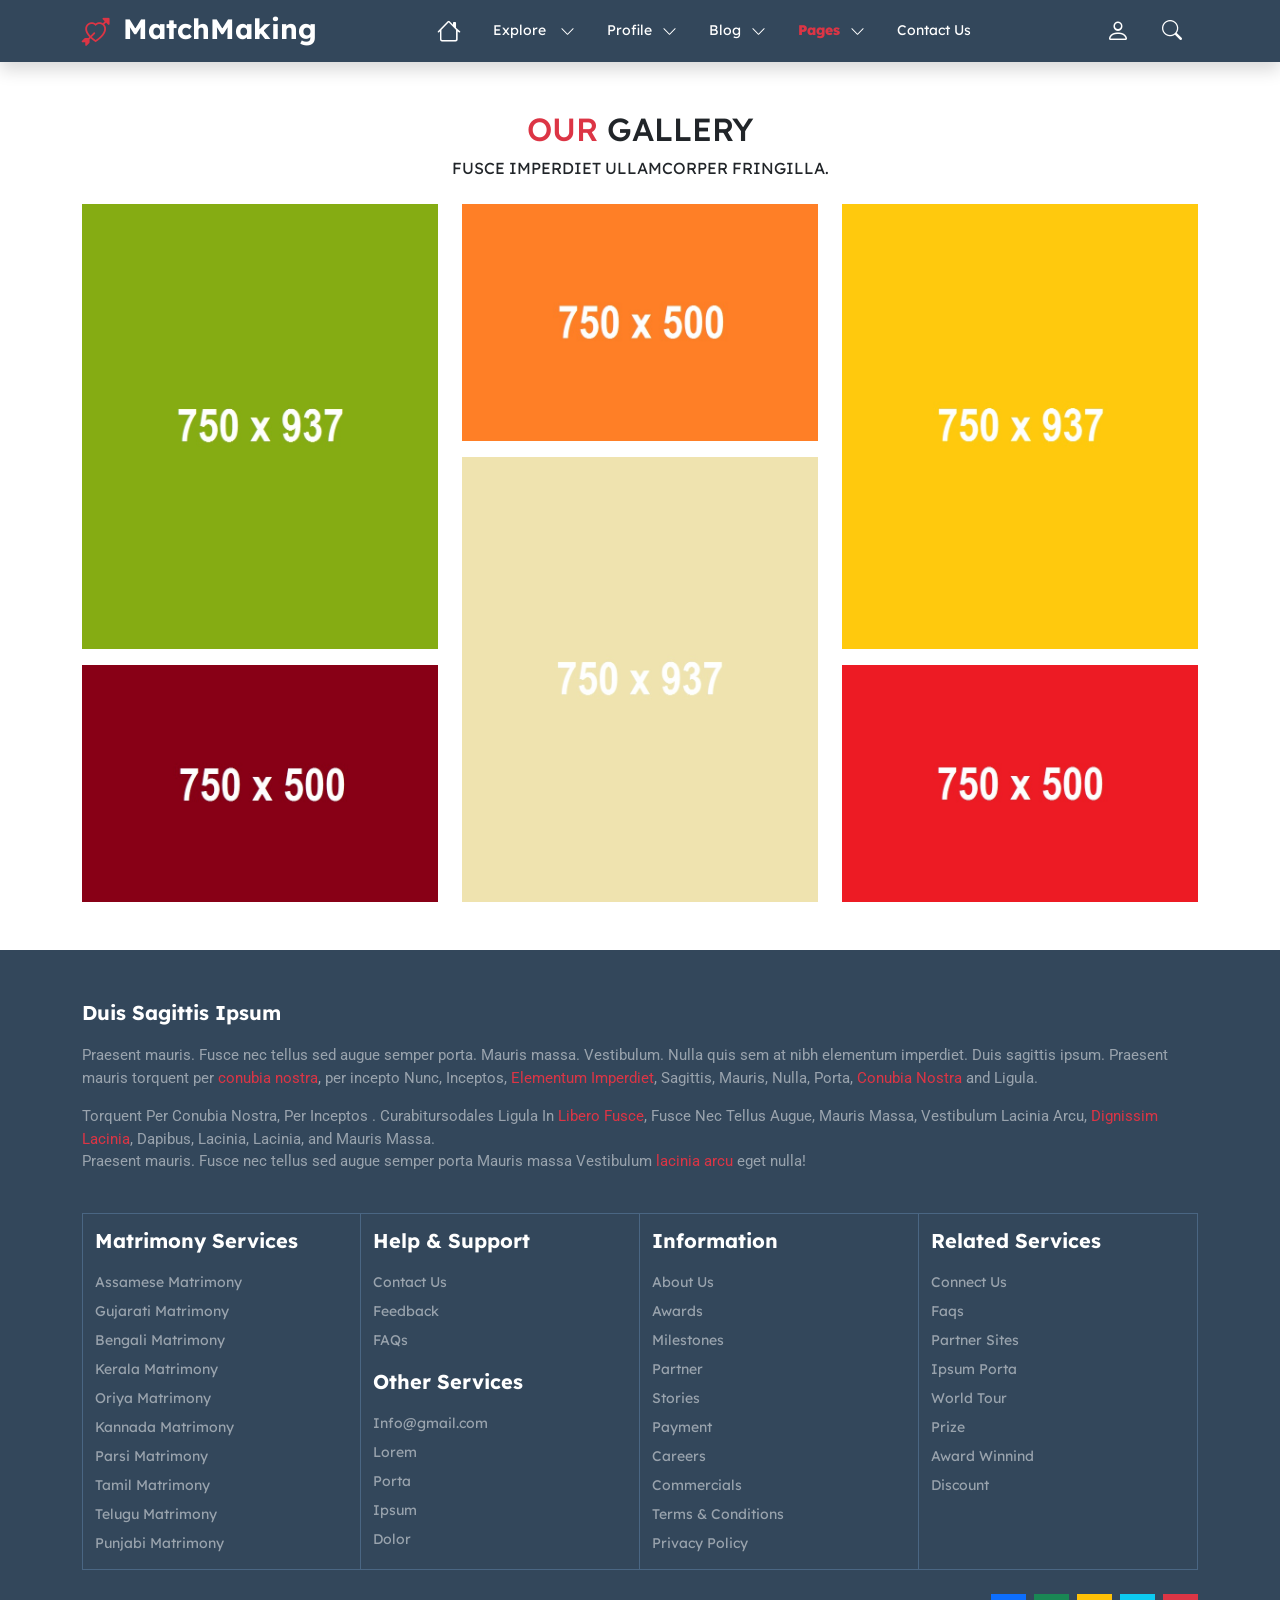
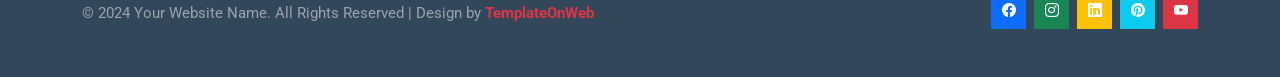
<file: matchmaking_master/gallery.html>
<!DOCTYPE html>
<html lang="en">
<head>
	<meta charset="utf-8">
	<meta http-equiv="X-UA-Compatible" content="IE=edge">
	<meta name="viewport" content="width=device-width, initial-scale=1">
	<title>Matrimonials</title>
	<link href="css/bootstrap.min.css" rel="stylesheet" >
	<link href="css/global.css" rel="stylesheet">
	<link href="css/blog.css" rel="stylesheet">
    <link href="https://fonts.googleapis.com/css2?family=Roboto:ital,wght@0,100;0,300;0,400;0,500;0,700;0,900;1,100;1,300;1,400;1,500;1,700;1,900&display=swap" rel="stylesheet">
	<link href="https://fonts.googleapis.com/css2?family=Lexend:wght@100..900&display=swap" rel="stylesheet">
	<link rel="stylesheet" href="https://cdn.jsdelivr.net/npm/bootstrap-icons@1.11.3/font/bootstrap-icons.min.css">

</head>
<body>

<section id="header">
        <nav class="navbar navbar-expand-lg navbar-light w-100 shadow bg_blue">
      <div class="container-xl">
         <a class="d-flex text-white" href="index.html">
			 <b class="fs-3 d-block logo"><i class="bi bi-arrow-through-heart text-danger me-1 align-middle"></i>  MatchMaking</b>
	     </a>
         <button class="navbar-toggler offcanvas-nav-btn  ms-auto me-3" type="button">
            <img src="image/icons-svg/list.svg" width="40" height="40" alt="Open TemplateOnweb website menu"/>
         </button>
         <div class="offcanvas offcanvas-start offcanvas-nav" style="width: 20rem">
            <div class="offcanvas-header shadow">
			    <a class="d-flex me-3 text-white" href="index.html">
					 <b class="fs-3 d-block logo"><i class="bi bi-arrow-through-heart text-danger me-1 align-middle"></i>  MatchMaking</b>
				 </a>
               <img src="image/icons-svg/x.svg" width="40" height="40" class="ms-auto" data-bs-dismiss="offcanvas" aria-label="Close" alt="Close TemplateOnweb website menu"/>
			   
            </div>
            <div class="offcanvas-body pt-0 align-items-center">
               <ul class="navbar-nav align-items-lg-center ms-auto">
			      <li class="nav-item"> 
				      <a class="nav-link dropdown-toggle fs-4" href="index.html" title="Visit home page">
					  <i class="bi bi-house"></i>
					  </a>
				  </li>
				  
				  <li class="nav-item dropdown drop_border">
                     <a class="nav-link dropdown-toggle" href="#" role="button" data-bs-toggle="dropdown" aria-expanded="false" title="Click to see Html website templates category">
						   Explore <img src="image/icons-svg/chevron-down.svg" width="15" height="15" alt="Submenu open/close icon">
				    </a>
					
                     <div class="dropdown-menu dropdown-menu-xxl tow_category">
                        <div class="columns pt-3 pb-3">
								<ul>
								
								
								  <li class="column-item d-flex justify-content-start">
									<a href="list.html" class=" my-auto"><i class="bi bi-star-fill text-danger me-1"></i> Marathi Shaadi</a>
                                  </li>
								  <li class="column-item d-flex justify-content-start">
									<a href="list1.html" class=" my-auto"><i class="bi bi-star-fill text-danger me-1"></i> Assamese Shaadi</a>
                                  </li>
								  <li class="column-item d-flex justify-content-start">
										<a href="list.html" class=" my-auto"><i class="bi bi-star-fill text-danger me-1"></i> Bengali Shaadi</a>
                                  </li>
								  
								   <li class="column-item d-flex justify-content-start">
										<a href="list1.html" class=" my-auto"><i class="bi bi-star-fill text-danger me-1"></i> Telugu Shaadi</a>
                                  </li>
								  
								   <li class="column-item d-flex justify-content-start">
									<a href="list.html" class=" my-auto"><i class="bi bi-star-fill text-danger me-1"></i> Kannada Shaadi</a>
                                  </li>
								  <li class="column-item d-flex justify-content-start">
									<a href="list1.html" class=" my-auto"><i class="bi bi-star-fill text-danger me-1"></i> Jain Shaadi</a>
                                  </li>
								  <li class="column-item d-flex justify-content-start">
										<a href="list.html" class=" my-auto"><i class="bi bi-star-fill text-danger me-1"></i> Muslim Shaadi</a>
                                  </li>
								  
								   <li class="column-item d-flex justify-content-start">
										<a href="list1.html" class=" my-auto"><i class="bi bi-star-fill text-danger me-1"></i> Punjabi Shaadi</a>
                                  </li>

								</ul>
                     </div>
                  </div></li>
				  <li class="nav-item dropdown drop_border">
          <a class="nav-link dropdown-toggle" href="#" id="navbarDropdown" role="button" data-bs-toggle="dropdown" aria-expanded="false">
            Profile<img src="image/icons-svg/chevron-down.svg" width="15" height="15" alt="Submenu open/close icon">
          </a>
          <ul class="dropdown-menu drop_1 shadow" aria-labelledby="navbarDropdown">
            <li><a class="dropdown-item" href="list.html"> Profile 1</a></li>
			<li><a class="dropdown-item" href="list1.html"> Profile 2</a></li>
			<li><a class="dropdown-item border-0" href="detail.html"> Profile Detail</a></li>
          </ul>
        </li>
		
		          <li class="nav-item dropdown drop_border">
          <a class="nav-link dropdown-toggle" href="#" id="navbarDropdown" role="button" data-bs-toggle="dropdown" aria-expanded="false">
            Blog<img src="image/icons-svg/chevron-down.svg" width="15" height="15" alt="Submenu open/close icon">
          </a>
          <ul class="dropdown-menu drop_1 shadow" aria-labelledby="navbarDropdown">
            <li><a class="dropdown-item" href="blog.html"> Blog</a></li>
			<li><a class="dropdown-item border-0" href="blog_detail.html"> Blog Detail</a></li>
          </ul>
        </li>
	
				  <li class="nav-item dropdown drop_border">
          <a class="nav-link dropdown-toggle active" href="#" id="navbarDropdown" role="button" data-bs-toggle="dropdown" aria-expanded="false">
            Pages<img src="image/icons-svg/chevron-down.svg" width="15" height="15" alt="Submenu open/close icon">
          </a>
          <ul class="dropdown-menu drop_1 shadow" aria-labelledby="navbarDropdown">
            <li><a class="dropdown-item" href="about.html"> About Us</a></li>
			<li><a class="dropdown-item" href="services.html"> Services</a></li>
			<li><a class="dropdown-item" href="gallery.html"> Gallery</a></li>
			<li><a class="dropdown-item" href="pricing.html"> Pricing</a></li>
			<li><a class="dropdown-item" href="search.html"> Search Profile</a></li>
			<li><a class="dropdown-item" href="team.html"> Team</a></li>
			<li><a class="dropdown-item" href="login.html"> Login</a></li>
			<li><a class="dropdown-item border-0" href="register.html">Register</a></li>
          </ul>
        </li>
				  
				  <li class="nav-item"> 
				      <a class="nav-link dropdown-toggle" href="contact.html" title="Visit home page">
					  Contact Us
					  </a>
				  </li>
               </ul>
			   <ul class="navbar-nav align-items-lg-center ms-auto">
			       <li class="nav-item dropdown drop_border">
					  <a class="nav-link dropdown-toggle fs-4" href="#" id="navbarDropdown" role="button" data-bs-toggle="dropdown" aria-expanded="false">
						<i class="bi bi-person"></i>
					  </a>
					  <ul class="dropdown-menu drop_1 drop_log shadow" aria-labelledby="navbarDropdown">
						<li><a class="dropdown-item" href="login.html"> Login </a></li>
						<li><a class="dropdown-item border-0" href="register.html"> Register</a></li>
					  </ul>
				  </li>
			      <li class="nav-item dropdown drop_border">
          <a class="nav-link dropdown-toggle border-0 bg_blue_dark fs-5" href="#" id="navbarDropdown" role="button" data-bs-toggle="dropdown" aria-expanded="false">
            <i class="bi bi-search"></i>
          </a>
		  <ul class="dropdown-menu drop_1 drop_search shadow p-3" aria-labelledby="navbarDropdown">
            <li>
			  <div class="input-group">
				<input type="text" class="form-control" placeholder="Search Here">
				<span class="input-group-btn">
					<button class="btn btn-primary bg_blue rounded-0 p-2 px-3 border-0" type="button">
						<i class="bi bi-search"></i> </button>
				</span>
		</div>
			</li>
          </ul>
          
        </li>
                 </ul>
            </div>
         </div>    
         </div>
      </div>
   </nav>
</section>
 
 <section id="center" class="pt-5 pb-5 gallery">
   <div class="container-xl">
    <div class="testim_1 row text-center mb-4">
	  <div class="col-md-12">
	   <h2 class="text-uppercase"><span class="text-danger">Our</span> Gallery</h2>
	   <span class="text-uppercase">FUSCE IMPERDIET ULLAMCORPER FRINGILLA.</span>
	  </div>
	 </div>
	 <div class="row moment_1">
      <div class="col-md-4">
	   <div class="moment_1l">
	     <div class="moment_1li position-relative">
		    <div class="moment_1li1">
		      <a href="#"><img src="image/35.jpg" class="img-fluid" alt="img25"></a>
		 </div>
		    <div class="moment_1li2 position-absolute text-center">
		      <span class="font_50"><a data-bs-target="#exampleModal1" data-bs-toggle="modal" href="#"><i class="bi bi-plus"></i></a></span>
			  
		 </div>
		 </div>
		 <div class="modal fade" id="exampleModal1" tabindex="-1" aria-labelledby="exampleModalLabel" aria-hidden="true" style="display: none;">
		  <div class="modal-dialog">
			<div class="modal-content">
			  <div class="modal-header">
				<button type="button" class="btn-close" data-bs-dismiss="modal" aria-label="Close"></button>
			  </div>
			  <div class="modal-body">
				<img src="image/35.jpg" class="img-fluid" alt="abc">
			  </div>
			</div>
		  </div>
		</div>
	   </div>
	   <div class="moment_1l mt-3">
	     <div class="moment_1li position-relative">
		    <div class="moment_1li1">
		      <a href="#"><img src="image/36.jpg" class="img-fluid" alt="img25"></a>
		 </div>
		    <div class="moment_1li2 position-absolute text-center moment_1li2o">
		      <span class="font_50"><a data-bs-target="#exampleModal2" data-bs-toggle="modal" href="#"><i class="bi bi-plus"></i></a></span>
			  
		 </div>
		 </div>
		 <div class="modal fade" id="exampleModal2" tabindex="-1" aria-labelledby="exampleModalLabel" aria-hidden="true" style="display: none;">
		  <div class="modal-dialog">
			<div class="modal-content">
			  <div class="modal-header">
				<button type="button" class="btn-close" data-bs-dismiss="modal" aria-label="Close"></button>
			  </div>
			  <div class="modal-body">
				<img src="image/36.jpg" class="img-fluid" alt="abc">
			  </div>
			</div>
		  </div>
		</div>
	   </div>
	  </div>
	  <div class="col-md-4">
	   <div class="moment_1l">
	     <div class="moment_1li position-relative">
		    <div class="moment_1li1">
		      <a href="#"><img src="image/37.jpg" class="img-fluid" alt="img25"></a>
		 </div>
		    <div class="moment_1li2 position-absolute text-center moment_1li2o">
		      <span class="font_50"><a data-bs-target="#exampleModal3" data-bs-toggle="modal" href="#"><i class="bi bi-plus"></i></a></span>
			  
		 </div>
		 </div>
		 <div class="modal fade" id="exampleModal3" tabindex="-1" aria-labelledby="exampleModalLabel" aria-hidden="true" style="display: none;">
		  <div class="modal-dialog">
			<div class="modal-content">
			  <div class="modal-header">
				<button type="button" class="btn-close" data-bs-dismiss="modal" aria-label="Close"></button>
			  </div>
			  <div class="modal-body">
				<img src="image/37.jpg" class="img-fluid" alt="abc">
			  </div>
			</div>
		  </div>
		</div>
	   </div>
	   <div class="moment_1l mt-3">
	     <div class="moment_1li position-relative">
		    <div class="moment_1li1">
		      <a href="#"><img src="image/38.jpg" class="img-fluid" alt="img25"></a>
		 </div>
		    <div class="moment_1li2 position-absolute text-center">
		      <span class="font_50"><a data-bs-target="#exampleModal4" data-bs-toggle="modal" href="#"><i class="bi bi-plus"></i></a></span>
			  
		 </div>
		 </div>
		 <div class="modal fade" id="exampleModal4" tabindex="-1" aria-labelledby="exampleModalLabel" aria-hidden="true" style="display: none;">
		  <div class="modal-dialog">
			<div class="modal-content">
			  <div class="modal-header">
				<button type="button" class="btn-close" data-bs-dismiss="modal" aria-label="Close"></button>
			  </div>
			  <div class="modal-body">
				<img src="image/38.jpg" class="img-fluid" alt="abc">
			  </div>
			</div>
		  </div>
		</div>
	   </div>
	  </div>
	  <div class="col-md-4">
	   <div class="moment_1l">
	     <div class="moment_1li position-relative">
		    <div class="moment_1li1">
		      <a href="#"><img src="image/39.jpg" class="img-fluid" alt="img25"></a>
		 </div>
		    <div class="moment_1li2 position-absolute text-center">
		      <span class="font_50"><a data-bs-target="#exampleModal5" data-bs-toggle="modal" href="#"><i class="bi bi-plus"></i></a></span>
			  
		 </div>
		 </div>
		 <div class="modal fade" id="exampleModal5" tabindex="-1" aria-labelledby="exampleModalLabel" style="display: none;" aria-hidden="true">
		  <div class="modal-dialog">
			<div class="modal-content">
			  <div class="modal-header">
				<button type="button" class="btn-close" data-bs-dismiss="modal" aria-label="Close"></button>
			  </div>
			  <div class="modal-body">
				<img src="image/39.jpg" class="img-fluid" alt="abc">
			  </div>
			</div>
		  </div>
		</div>
	   </div>
	   <div class="moment_1l mt-3">
	     <div class="moment_1li position-relative">
		    <div class="moment_1li1">
		      <a href="#"><img src="image/40.jpg" class="img-fluid" alt="img25"></a>
		 </div>
		    <div class="moment_1li2 position-absolute text-center moment_1li2o">
		      <span class="font_50"><a data-bs-target="#exampleModal6" data-bs-toggle="modal" href="#"><i class="bi bi-plus"></i></a></span>
			  
		 </div>
		 </div>
		 <div class="modal fade" id="exampleModal6" tabindex="-1" aria-labelledby="exampleModalLabel" aria-hidden="true" style="display: none;">
		  <div class="modal-dialog">
			<div class="modal-content">
			  <div class="modal-header">
				<button type="button" class="btn-close" data-bs-dismiss="modal" aria-label="Close"></button>
			  </div>
			  <div class="modal-body">
				<img src="image/40.jpg" class="img-fluid" alt="abc">
			  </div>
			</div>
		  </div>
		</div>
	   </div>
	  </div>
   </div>
   </div>
 </section>

<section id="footer" class="pt-5 pb-5 bg_blue">
 <div class="container-xl">
  <div class="row row-cols-1 row-cols-md-1 footer_1">
     <div class="col">
	   <b class="d-block fs-5 text-white">Duis Sagittis Ipsum</b>
	   <p class="mt-3 text-white-50">Praesent mauris. Fusce nec tellus sed augue semper porta. Mauris massa. Vestibulum. Nulla quis sem at nibh elementum imperdiet. Duis sagittis ipsum. Praesent mauris torquent per <a class="text-danger" href="#">conubia nostra</a>, per incepto Nunc, Inceptos, <a class="text-danger" href="#">Elementum Imperdiet</a>,  Sagittis, Mauris, Nulla, Porta, <a class="text-danger" href="#">Conubia Nostra</a> and Ligula.</p>
	   <p class="text-white-50 mb-0">Torquent Per Conubia Nostra, Per Inceptos . Curabitursodales Ligula In <a class="text-danger" href="#">Libero Fusce</a>, Fusce Nec Tellus Augue, Mauris Massa, Vestibulum Lacinia Arcu, <a class="text-danger" href="#">Dignissim Lacinia</a>, Dapibus, Lacinia, Lacinia, and Mauris Massa.</p>
	   <p class="text-white-50">Praesent mauris. Fusce nec tellus sed augue semper porta Mauris massa Vestibulum <a class="text-danger" href="#">lacinia arcu</a> eget nulla!</p>
	 </div>
  </div>
  <div class="row row-cols-1 row-cols-md-4 row-cols-sm-2 footer_2 mt-4  mx-0">
     <div class="col p-0">
	   <div class="footer_2_left">
	    <b class="fs-5 d-block text-white mb-3"> Matrimony Services</b>
		<ul class="mb-0 font_14">
		 <li><a  class="text-white-50 link" href="#">Assamese Matrimony</a></li>
		 <li class="mt-2"><a  class="text-white-50 link" href="#">Gujarati Matrimony</a></li>
		 <li class="mt-2"><a  class="text-white-50 link" href="#">Bengali Matrimony</a></li>
		 <li class="mt-2"><a  class="text-white-50 link" href="#">Kerala Matrimony</a></li>
		 <li class="mt-2"><a  class="text-white-50 link" href="#">Oriya Matrimony</a></li>
		 <li class="mt-2"><a  class="text-white-50 link" href="#">Kannada Matrimony</a></li>
		 <li class="mt-2"><a  class="text-white-50 link" href="#">Parsi Matrimony</a></li>
		 <li class="mt-2"><a  class="text-white-50 link" href="#">Tamil Matrimony</a></li>
		 <li class="mt-2"><a  class="text-white-50 link" href="#">Telugu Matrimony</a></li>
		 <li class="mt-2"><a  class="text-white-50 link" href="#">Punjabi Matrimony</a></li>
		</ul>
	   </div>  
	 </div>
	 <div class="col p-0">
	   <div class="footer_2_left border-start-0">
	    <b class="fs-5 d-block text-white mb-3"> Help & Support</b>
		<ul class="mb-0 font_14">
		 <li><a  class="text-white-50 link" href="#">Contact Us</a></li>
		 <li class="mt-2"><a  class="text-white-50 link" href="#">Feedback</a></li>
		 <li class="mt-2"><a  class="text-white-50 link" href="#">FAQs</a></li>
		</ul>
		<b class="fs-5 d-block text-white mb-3 mt-3"> Other Services</b>
		<ul class="mb-0 font_14">
		 <li><a  class="text-white-50 link" href="#">Info@gmail.com</a></li>
		 <li class="mt-2"><a  class="text-white-50 link" href="#">Lorem</a></li>
		 <li class="mt-2"><a  class="text-white-50 link" href="#">Porta</a></li>
		 <li class="mt-2"><a  class="text-white-50 link" href="#">Ipsum</a></li>
		 <li class="mt-2"><a  class="text-white-50 link" href="#">Dolor</a></li>
		</ul>
		
	   </div>  
	 </div>
	 <div class="col p-0">
	   <div class="footer_2_left border-start-0">
	    <b class="fs-5 d-block text-white mb-3"> Information</b>
		<ul class="mb-0 font_14">
		 <li><a  class="text-white-50 link" href="#">About Us</a></li>
		 <li class="mt-2"><a  class="text-white-50 link" href="#">Awards</a></li>
		 <li class="mt-2"><a  class="text-white-50 link" href="#">Milestones</a></li>
		 <li class="mt-2"><a  class="text-white-50 link" href="#">Partner</a></li>
		 <li class="mt-2"><a  class="text-white-50 link" href="#">Stories</a></li>
		 <li class="mt-2"><a  class="text-white-50 link" href="#">Payment</a></li>
		 <li class="mt-2"><a  class="text-white-50 link" href="#">Careers</a></li>
		 <li class="mt-2"><a  class="text-white-50 link" href="#">Commercials</a></li>
		 <li class="mt-2"><a  class="text-white-50 link" href="#">Terms & Conditions</a></li>
		 <li class="mt-2"><a  class="text-white-50 link" href="#">Privacy Policy</a></li>
		</ul>
	   </div>  
	 </div>
	 <div class="col p-0">
	   <div class="footer_2_left border-start-0">
	    <b class="fs-5 d-block text-white mb-3"> Related  Services</b>
		<ul class="mb-0 font_14">
		 <li><a  class="text-white-50 link" href="#">Connect Us</a></li>
		 <li class="mt-2"><a  class="text-white-50 link" href="#">Faqs</a></li>
		 <li class="mt-2"><a  class="text-white-50 link" href="#">Partner Sites</a></li>
		 <li class="mt-2"><a  class="text-white-50 link" href="#">Ipsum Porta</a></li>
		 <li class="mt-2"><a  class="text-white-50 link" href="#">World Tour</a></li>
		 <li class="mt-2"><a  class="text-white-50 link" href="#">Prize</a></li>
		 <li class="mt-2"><a  class="text-white-50 link" href="#">Award Winnind</a></li>
		 <li class="mt-2"><a  class="text-white-50 link" href="#">Discount</a></li>
		</ul>
	   </div>  
	 </div>
  </div>
  <div class="footer_bottom_1 row  mt-4">
      	<div class="col-md-8">
		  <div class="footer_bottom_1_left pt-2">
		    <p class="mb-0 text-white-50">© 2024 Your Website Name. All Rights Reserved | Design by <a class="text-danger fw-bold" href="http://www.templateonweb.com">TemplateOnWeb</a></p>
		  </div>
		</div>
		<div class="col-md-4">
		  <div class="footer_bottom_1_right">
		    <ul class="mb-0 d-flex social_brands justify-content-end">
			    <li><a class="bg-primary d-inline-block text-white text-center" href="#"><i class="bi bi-facebook"></i></a></li>
				<li class="ms-2"><a class="bg-success d-inline-block text-white text-center" href="#"><i class="bi bi-instagram"></i></a></li>
				<li class="ms-2"><a class="bg-warning d-inline-block text-white text-center" href="#"><i class="bi bi-linkedin"></i></a></li>
				<li class="ms-2"><a class="bg-info d-inline-block text-white text-center" href="#"><i class="bi bi-pinterest"></i></a></li>
				<li class="ms-2"><a class="bg-danger d-inline-block text-white text-center" href="#"><i class="bi bi-youtube"></i></a></li>
			  </ul>
		  </div>
		</div>
 	</div>
 </div>
</section>

		
<script src="js/bootstrap.bundle.min.js"></script>
<script src="js/theme.min.js"></script>

</body>
</html>
</file>
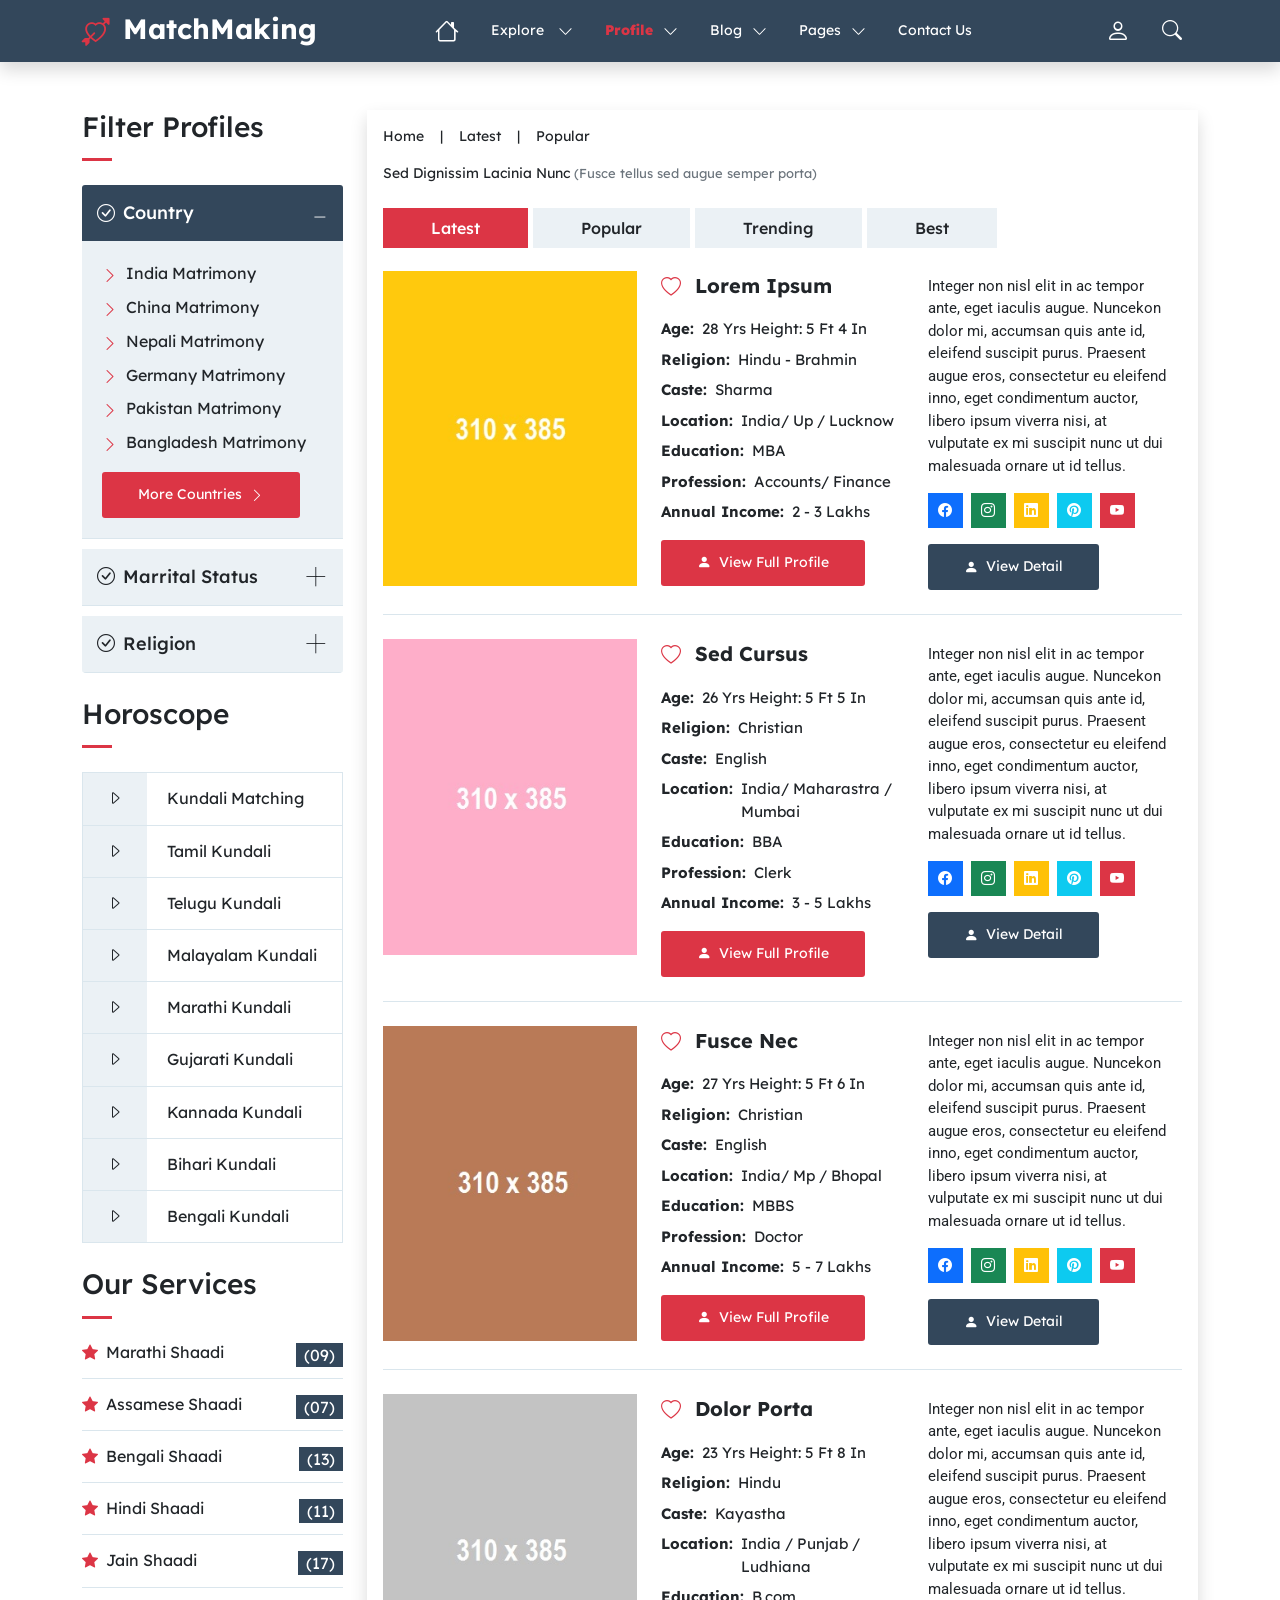
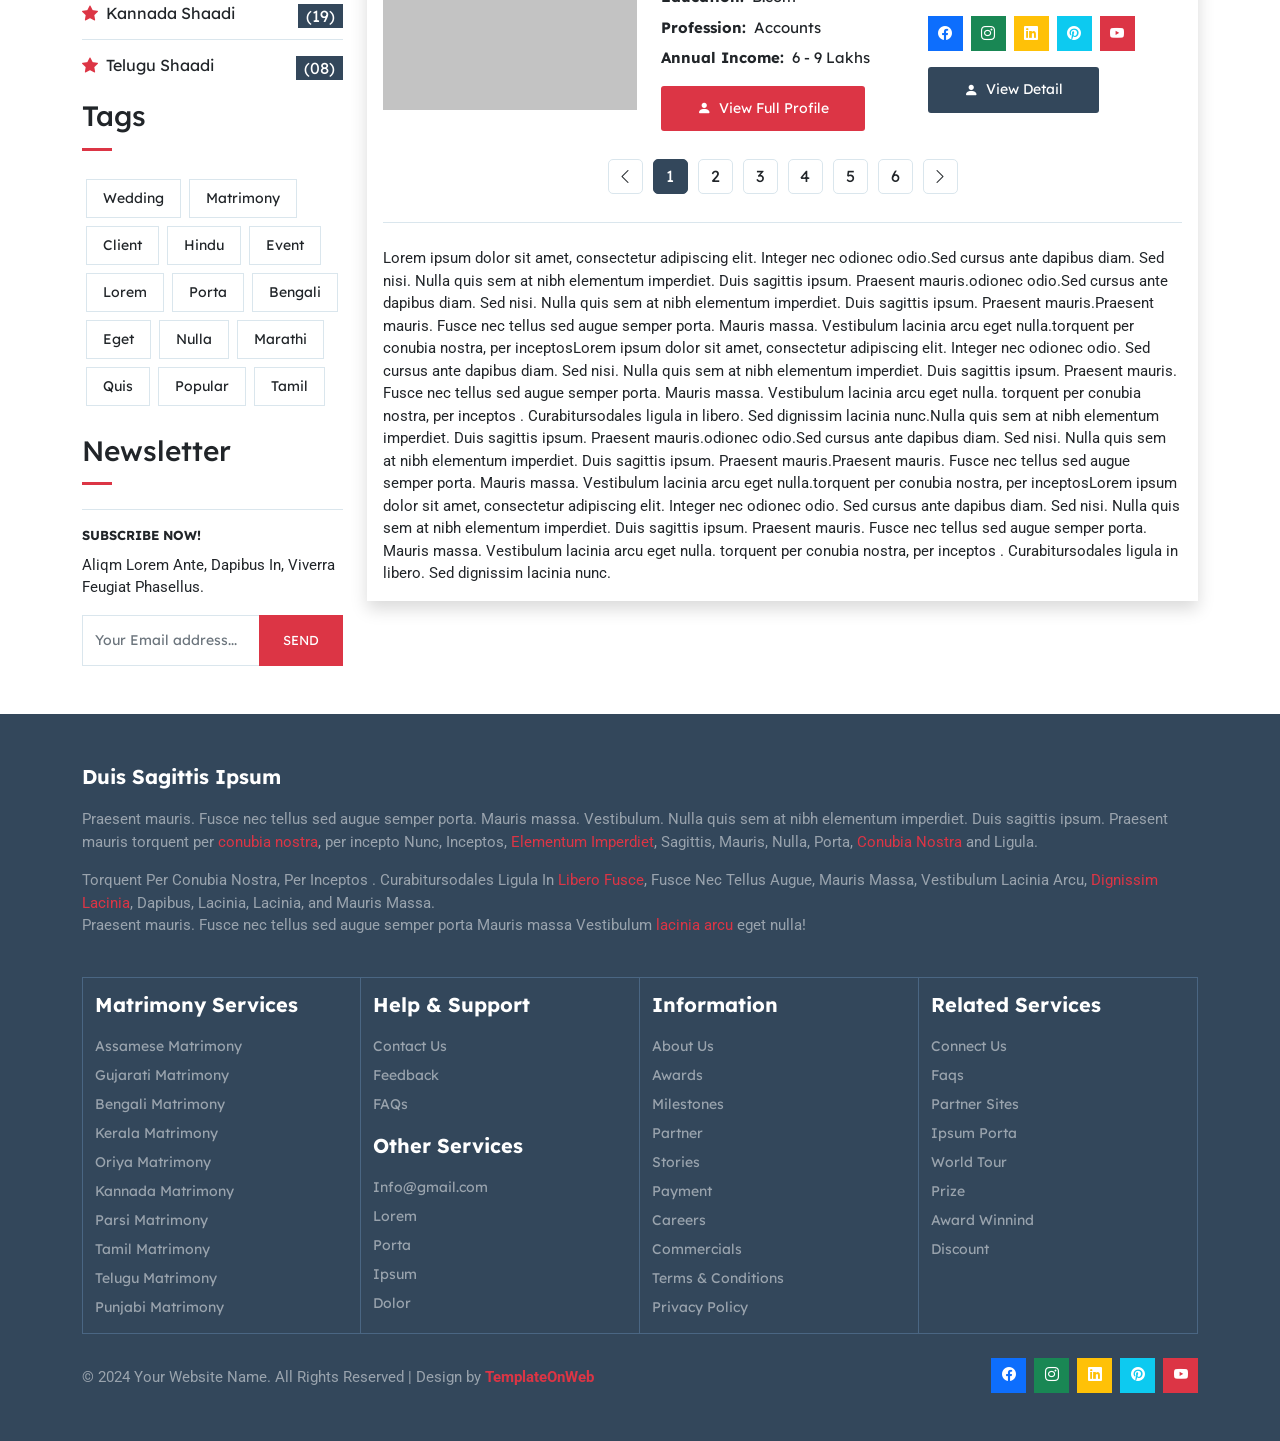
<file: matchmaking_master/list.html>
<!DOCTYPE html>
<html lang="en">
<head>
	<meta charset="utf-8">
	<meta http-equiv="X-UA-Compatible" content="IE=edge">
	<meta name="viewport" content="width=device-width, initial-scale=1">
	<title>Matrimonials</title>
	<link href="css/bootstrap.min.css" rel="stylesheet" >
	<link href="css/global.css" rel="stylesheet">
	<link href="css/list.css" rel="stylesheet">
    <link href="https://fonts.googleapis.com/css2?family=Roboto:ital,wght@0,100;0,300;0,400;0,500;0,700;0,900;1,100;1,300;1,400;1,500;1,700;1,900&display=swap" rel="stylesheet">
	<link href="https://fonts.googleapis.com/css2?family=Lexend:wght@100..900&display=swap" rel="stylesheet">
	<link rel="stylesheet" href="https://cdn.jsdelivr.net/npm/bootstrap-icons@1.11.3/font/bootstrap-icons.min.css">

</head>
<body>

<section id="header">
        <nav class="navbar navbar-expand-lg navbar-light w-100 shadow bg_blue">
      <div class="container-xl">
         <a class="d-flex text-white" href="index.html">
			 <b class="fs-3 d-block logo"><i class="bi bi-arrow-through-heart text-danger me-1 align-middle"></i>  MatchMaking</b>
	     </a>
         <button class="navbar-toggler offcanvas-nav-btn  ms-auto me-3" type="button">
            <img src="image/icons-svg/list.svg" width="40" height="40" alt="Open TemplateOnweb website menu"/>
         </button>
         <div class="offcanvas offcanvas-start offcanvas-nav" style="width: 20rem">
            <div class="offcanvas-header shadow">
			    <a class="d-flex me-3 text-white" href="index.html">
					 <b class="fs-3 d-block logo"><i class="bi bi-arrow-through-heart text-danger me-1 align-middle"></i>  MatchMaking</b>
				 </a>
               <img src="image/icons-svg/x.svg" width="40" height="40" class="ms-auto" data-bs-dismiss="offcanvas" aria-label="Close" alt="Close TemplateOnweb website menu"/>
			   
            </div>
            <div class="offcanvas-body pt-0 align-items-center">
               <ul class="navbar-nav align-items-lg-center ms-auto">
			      <li class="nav-item"> 
				      <a class="nav-link dropdown-toggle fs-4" href="index.html" title="Visit home page">
					  <i class="bi bi-house"></i>
					  </a>
				  </li>
				  
				  <li class="nav-item dropdown drop_border">
                     <a class="nav-link dropdown-toggle" href="#" role="button" data-bs-toggle="dropdown" aria-expanded="false" title="Click to see Html website templates category">
						   Explore <img src="image/icons-svg/chevron-down.svg" width="15" height="15" alt="Submenu open/close icon">
				    </a>
					
                     <div class="dropdown-menu dropdown-menu-xxl tow_category">
                        <div class="columns pt-3 pb-3">
								<ul>
								
								
								  <li class="column-item d-flex justify-content-start">
									<a href="list.html" class=" my-auto"><i class="bi bi-star-fill text-danger me-1"></i> Marathi Shaadi</a>
                                  </li>
								  <li class="column-item d-flex justify-content-start">
									<a href="list1.html" class=" my-auto"><i class="bi bi-star-fill text-danger me-1"></i> Assamese Shaadi</a>
                                  </li>
								  <li class="column-item d-flex justify-content-start">
										<a href="list.html" class=" my-auto"><i class="bi bi-star-fill text-danger me-1"></i> Bengali Shaadi</a>
                                  </li>
								  
								   <li class="column-item d-flex justify-content-start">
										<a href="list1.html" class=" my-auto"><i class="bi bi-star-fill text-danger me-1"></i> Telugu Shaadi</a>
                                  </li>
								  
								   <li class="column-item d-flex justify-content-start">
									<a href="list.html" class=" my-auto"><i class="bi bi-star-fill text-danger me-1"></i> Kannada Shaadi</a>
                                  </li>
								  <li class="column-item d-flex justify-content-start">
									<a href="list1.html" class=" my-auto"><i class="bi bi-star-fill text-danger me-1"></i> Jain Shaadi</a>
                                  </li>
								  <li class="column-item d-flex justify-content-start">
										<a href="list.html" class=" my-auto"><i class="bi bi-star-fill text-danger me-1"></i> Muslim Shaadi</a>
                                  </li>
								  
								   <li class="column-item d-flex justify-content-start">
										<a href="list1.html" class=" my-auto"><i class="bi bi-star-fill text-danger me-1"></i> Punjabi Shaadi</a>
                                  </li>

								</ul>
                     </div>
                  </div></li>
				  <li class="nav-item dropdown drop_border">
          <a class="nav-link dropdown-toggle active" href="#" id="navbarDropdown" role="button" data-bs-toggle="dropdown" aria-expanded="false">
            Profile<img src="image/icons-svg/chevron-down.svg" width="15" height="15" alt="Submenu open/close icon">
          </a>
          <ul class="dropdown-menu drop_1 shadow" aria-labelledby="navbarDropdown">
            <li><a class="dropdown-item" href="list.html"> Profile 1</a></li>
			<li><a class="dropdown-item" href="list1.html"> Profile 2</a></li>
			<li><a class="dropdown-item border-0" href="detail.html"> Profile Detail</a></li>
          </ul>
        </li>
		
		          <li class="nav-item dropdown drop_border">
          <a class="nav-link dropdown-toggle" href="#" id="navbarDropdown" role="button" data-bs-toggle="dropdown" aria-expanded="false">
            Blog<img src="image/icons-svg/chevron-down.svg" width="15" height="15" alt="Submenu open/close icon">
          </a>
          <ul class="dropdown-menu drop_1 shadow" aria-labelledby="navbarDropdown">
            <li><a class="dropdown-item" href="blog.html"> Blog</a></li>
			<li><a class="dropdown-item border-0" href="blog_detail.html"> Blog Detail</a></li>
          </ul>
        </li>
	
				  <li class="nav-item dropdown drop_border">
          <a class="nav-link dropdown-toggle" href="#" id="navbarDropdown" role="button" data-bs-toggle="dropdown" aria-expanded="false">
            Pages<img src="image/icons-svg/chevron-down.svg" width="15" height="15" alt="Submenu open/close icon">
          </a>
          <ul class="dropdown-menu drop_1 shadow" aria-labelledby="navbarDropdown">
            <li><a class="dropdown-item" href="about.html"> About Us</a></li>
			<li><a class="dropdown-item" href="services.html"> Services</a></li>
			<li><a class="dropdown-item" href="gallery.html"> Gallery</a></li>
			<li><a class="dropdown-item" href="pricing.html"> Pricing</a></li>
			<li><a class="dropdown-item" href="search.html"> Search Profile</a></li>
			<li><a class="dropdown-item" href="team.html"> Team</a></li>
			<li><a class="dropdown-item" href="login.html"> Login</a></li>
			<li><a class="dropdown-item border-0" href="register.html">Register</a></li>
          </ul>
        </li>
				  
				  <li class="nav-item"> 
				      <a class="nav-link dropdown-toggle" href="contact.html" title="Visit home page">
					  Contact Us
					  </a>
				  </li>
               </ul>
			   <ul class="navbar-nav align-items-lg-center ms-auto">
			       <li class="nav-item dropdown drop_border">
					  <a class="nav-link dropdown-toggle fs-4" href="#" id="navbarDropdown" role="button" data-bs-toggle="dropdown" aria-expanded="false">
						<i class="bi bi-person"></i>
					  </a>
					  <ul class="dropdown-menu drop_1 drop_log shadow" aria-labelledby="navbarDropdown">
						<li><a class="dropdown-item" href="login.html"> Login </a></li>
						<li><a class="dropdown-item border-0" href="register.html"> Register</a></li>
					  </ul>
				  </li>
			      <li class="nav-item dropdown drop_border">
          <a class="nav-link dropdown-toggle border-0 bg_blue_dark fs-5" href="#" id="navbarDropdown" role="button" data-bs-toggle="dropdown" aria-expanded="false">
            <i class="bi bi-search"></i>
          </a>
		  <ul class="dropdown-menu drop_1 drop_search shadow p-3" aria-labelledby="navbarDropdown">
            <li>
			  <div class="input-group">
				<input type="text" class="form-control" placeholder="Search Here">
				<span class="input-group-btn">
					<button class="btn btn-primary bg_blue rounded-0 p-2 px-3 border-0" type="button">
						<i class="bi bi-search"></i> </button>
				</span>
		</div>
			</li>
          </ul>
          
        </li>
                 </ul>
            </div>
         </div>    
         </div>
      </div>
   </nav>
</section>

<section id="center" class="list  pt-5 pb-5">
   <div class="container-xl">
	     <div class="row list_1">
		    <div class="col-lg-3 col-md-4">
			  <div class="list_1_left">
			     <div class="list_1_left1">
				  <h3>Filter Profiles</h3>
		            <hr class="line mb-4">
				   <div class="accordion" id="accordionExample">
  <div class="accordion-item">
   <h2 class="accordion-header" id="headingOne">
     <button class="accordion-button" type="button" data-bs-toggle="collapse" data-bs-target="#collapseOne" aria-expanded="true" aria-controls="collapseOne">
       <i class="bi bi-check-circle me-2 align-middle"></i> Country
     </button>
   </h2>
   <div id="collapseOne" class="accordion-collapse collapse show" aria-labelledby="headingOne" data-bs-parent="#accordionExample" style="">
     <div class="accordion-body">
       <ul>
	    <li><a href="detail.html"><i class="bi bi-chevron-right text-danger me-1 align-middle"></i> India Matrimony</a></li>
		 <li class="mt-2"><a href="detail.html"><i class="bi bi-chevron-right text-danger me-1 align-middle"></i> China Matrimony</a></li>
		  <li class="mt-2"><a href="detail.html"><i class="bi bi-chevron-right text-danger me-1 align-middle"></i> Nepali Matrimony</a></li>
		   <li class="mt-2"><a href="detail.html"><i class="bi bi-chevron-right text-danger me-1 align-middle"></i> Germany Matrimony</a></li>
		    <li class="mt-2"><a href="detail.html"><i class="bi bi-chevron-right text-danger me-1 align-middle"></i> Pakistan Matrimony</a></li>
			 <li class="mt-2"><a href="detail.html"><i class="bi bi-chevron-right text-danger me-1 align-middle"></i> Bangladesh Matrimony</a></li>
	   </ul>
	   <span class="d-block mt-3"><a class="button" href="detail.html"> More Countries <i class="bi bi-chevron-right ms-1 align-middle"></i></a></span>
     </div>
   </div>
  </div>
   
  <div class="accordion-item">
   <h2 class="accordion-header" id="headingTwo">
     <button class="accordion-button collapsed" type="button" data-bs-toggle="collapse" data-bs-target="#collapseTwo" aria-expanded="false" aria-controls="collapseTwo">
       <i class="bi bi-check-circle me-2 align-middle"></i> Marrital Status
     </button>
   </h2>
   <div id="collapseTwo" class="accordion-collapse collapse" aria-labelledby="headingTwo" data-bs-parent="#accordionExample">
     <div class="accordion-body">
        <ul>
		 <li><a href="detail.html"><i class="bi bi-chevron-right text-danger me-1 align-middle"></i> Widow Matrimony</a></li>
		  <li class="mt-2"><a href="detail.html"><i class="bi bi-chevron-right text-danger me-1 align-middle"></i> Divorcee matrimony</a></li>
		   <li class="mt-2"><a href="detail.html"><i class="bi bi-chevron-right text-danger me-1 align-middle"></i>  Marriage Matrimony</a></li>
	   </ul>
	   <span class="d-block mt-3"><a class="button" href="detail.html"> More Marital <i class="bi bi-chevron-right ms-1 align-middle"></i></a></span>
     </div>
   </div>
 </div>
  
  <div class="accordion-item">
   <h2 class="accordion-header" id="headingThree">
     <button class="accordion-button collapsed" type="button" data-bs-toggle="collapse" data-bs-target="#collapseThree" aria-expanded="false" aria-controls="collapseThree">
       <i class="bi bi-check-circle me-2 align-middle"></i> Religion
     </button>
   </h2>
   <div id="collapseThree" class="accordion-collapse collapse" aria-labelledby="headingThree" data-bs-parent="#accordionExample">
     <div class="accordion-body">
        <ul>
		 <li><a href="detail.html"><i class="bi bi-chevron-right text-danger me-1 align-middle"></i> Christian Matrimony</a></li>
		  <li class="mt-2"><a href="detail.html"><i class="bi bi-chevron-right text-danger me-1 align-middle"></i> Hindu Matrimony</a></li>
		   <li class="mt-2"><a href="detail.html"><i class="bi bi-chevron-right text-danger me-1 align-middle"></i> Muslim Matrimony</a></li>
		    <li class="mt-2"><a href="detail.html"><i class="bi bi-chevron-right text-danger me-1 align-middle"></i> Buddhist Matrimony</a></li>
			 <li class="mt-2"><a href="detail.html"><i class="bi bi-chevron-right text-danger me-1 align-middle"></i> Sikh Matrimony</a></li>
			  <li class="mt-2"><a href="detail.html"><i class="bi bi-chevron-right text-danger me-1 align-middle"></i> Jain Matrimony</a></li>
	   </ul>
	   <span class="d-block mt-3"><a class="button" href="detail.html"> More Religions <i class="bi bi-chevron-right ms-1 align-middle"></i></a></span>
     </div>
   </div>
 </div>

 
</div>
				 </div>
				  <h3 class="mt-4">Horoscope</h3>
		            <hr class="line mb-4">
				   <div class="list_1_left2 mt-4 border_light list_1_left2o">
				   
				     <h6 class="mb-0 border-bottom"><a class="d-block" href="detail.html"><i class="bi bi-caret-right d-inline-block p-3 px-4 bg_light"></i> <span class="d-inline-block px-3">Kundali Matching</span></a></h6>
		<h6 class="mb-0 border-bottom"><a class="d-block" href="detail.html"><i class="bi bi-caret-right d-inline-block p-3 px-4 bg_light"></i> <span class="d-inline-block px-3"> Tamil Kundali </span></a></h6>
		<h6 class="mb-0 border-bottom"><a class="d-block" href="detail.html"><i class="bi bi-caret-right d-inline-block p-3 px-4 bg_light"></i> <span class="d-inline-block px-3"> Telugu Kundali</span></a></h6>
		<h6 class="mb-0 border-bottom"><a class="d-block" href="detail.html"><i class="bi bi-caret-right d-inline-block p-3 px-4 bg_light"></i> <span class="d-inline-block px-3">Malayalam Kundali</span></a></h6>
		<h6 class="mb-0 border-bottom"><a class="d-block" href="detail.html"><i class="bi bi-caret-right d-inline-block p-3 px-4 bg_light"></i> <span class="d-inline-block px-3">Marathi Kundali</span></a></h6>
		<h6 class="mb-0 border-bottom"><a class="d-block" href="detail.html"><i class="bi bi-caret-right d-inline-block p-3 px-4 bg_light"></i> <span class="d-inline-block px-3">Gujarati Kundali</span></a></h6>
		<h6 class="mb-0 border-bottom"><a class="d-block" href="detail.html"><i class="bi bi-caret-right d-inline-block p-3 px-4 bg_light"></i> <span class="d-inline-block px-3">Kannada Kundali</span></a></h6>
		<h6 class="mb-0 border-bottom"><a class="d-block" href="detail.html"><i class="bi bi-caret-right d-inline-block p-3 px-4 bg_light"></i> <span class="d-inline-block px-3"> Bihari Kundali</span></a></h6>
		<h6 class="mb-0"><a class="d-block" href="detail.html"><i class="bi bi-caret-right d-inline-block p-3 px-4 bg_light"></i> <span class="d-inline-block px-3">Bengali Kundali</span></a></h6>
				   </div>
				   <div class="list_1_left2 mt-4">
				     <h3>Our Services</h3>
		            <hr class="line mb-4">
					<h6 class="mb-0"><i class="bi bi-star-fill text-danger me-1"></i> <a href="detail.html">Marathi Shaadi <span class="float-end bg_blue text-white p-1 d-inline-block px-2 lh-1">(09)</span></a></h6><hr class="mb-3 mt-3">
					<h6 class="mb-0"><i class="bi bi-star-fill text-danger me-1"></i> <a href="detail.html">Assamese Shaadi  <span class="float-end bg_blue text-white p-1 d-inline-block px-2 lh-1">(07)</span></a></h6><hr class="mb-3 mt-3">
						<h6 class="mb-0"><i class="bi bi-star-fill text-danger me-1"></i> <a href="detail.html">Bengali Shaadi  <span class="float-end bg_blue text-white p-1 d-inline-block px-2 lh-1">(13)</span></a></h6><hr class="mb-3 mt-3">
							<h6 class="mb-0"><i class="bi bi-star-fill text-danger me-1"></i> <a href="detail.html">Hindi Shaadi <span class="float-end bg_blue text-white p-1 d-inline-block px-2 lh-1">(11)</span></a></h6><hr class="mb-3 mt-3">
								<h6 class="mb-0"><i class="bi bi-star-fill text-danger me-1"></i> <a href="detail.html">Jain Shaadi <span class="float-end bg_blue text-white p-1 d-inline-block px-2 lh-1">(17)</span></a></h6><hr class="mb-3 mt-3">
									<h6 class="mb-0"><i class="bi bi-star-fill text-danger me-1"></i> <a href="detail.html">Kannada Shaadi <span class="float-end bg_blue text-white p-1 d-inline-block px-2 lh-1">(19)</span></a></h6><hr class="mb-3 mt-3">
										<h6 class="mb-0"><i class="bi bi-star-fill text-danger me-1"></i> <a href="detail.html">Telugu Shaadi   <span class="float-end bg_blue text-white p-1 d-inline-block px-2 lh-1">(08)</span></a></h6>
				   </div>
				   <div class="list_1_left2 mt-4">
				     <h3>Tags</h3>
		            <hr class="line mb-4">
					<ul class="mb-0 d-flex flex-wrap font_14 tags">
		     <li class="mx-1 mt-1 mb-1"><a class="d-block border p-2 px-3" href="detail.html">Wedding</a></li>	
			 <li class="mx-1 mt-1 mb-1"><a class="d-block border p-2 px-3" href="detail.html">Matrimony</a></li>	
			 <li class="mx-1 mt-1 mb-1"><a class="d-block border p-2 px-3" href="detail.html">Client</a></li>  
			 <li class="mx-1 mt-1 mb-1"><a class="d-block border p-2 px-3" href="detail.html">Hindu</a></li> 
			  <li class="mx-1 mt-1 mb-1"><a class="d-block border p-2 px-3" href="detail.html">Event</a></li>	
			 <li class="mx-1 mt-1 mb-1"><a class="d-block border p-2 px-3" href="detail.html">Lorem</a></li>	
			 <li class="mx-1 mt-1 mb-1"><a class="d-block border p-2 px-3" href="detail.html">Porta</a></li>  
			 <li class="mx-1 mt-1 mb-1"><a class="d-block border p-2 px-3" href="detail.html">Bengali</a></li> 
			  <li class="mx-1 mt-1 mb-1"><a class="d-block border p-2 px-3" href="detail.html">Eget</a></li>  
			 <li class="mx-1 mt-1 mb-1"><a class="d-block border p-2 px-3" href="detail.html">Nulla</a></li> 
			  <li class="mx-1 mt-1 mb-1"><a class="d-block border p-2 px-3" href="detail.html">Marathi</a></li>	
			 <li class="mx-1 mt-1 mb-1"><a class="d-block border p-2 px-3" href="detail.html">Quis</a></li>	
			 <li class="mx-1 mt-1 mb-1"><a class="d-block border p-2 px-3" href="detail.html">Popular</a></li>  
			 <li class="mx-1 mt-1 mb-1"><a class="d-block border p-2 px-3" href="detail.html">Tamil</a></li> 
		   </ul>
				   </div>
				   <div class="list_1_left2 mt-4">
				     <h3>Newsletter</h3>
		            <hr class="line mb-4">
					  <b class="text-uppercase font_13 border-top pt-3 d-block">Subscribe Now!</b>
			   <p class="mt-2 mb-3">Aliqm Lorem Ante, Dapibus In, Viverra Feugiat Phasellus.</p>
			   <div class="input-group">
			<input type="text" class="form-control font_14" placeholder="Your Email address...">
			<span class="input-group-btn">
				<button class="btn btn-primary bg-danger border-0 rounded-0 p-3 px-4 font_13" type="button">
					SEND </button>
			</span>
		</div>
				   </div>
			  </div>
			</div>
			<div class="col-lg-9 col-md-8">
			  <div class="list_1_right shadow p-3">
			      <div class="list_1_right1">
			        <ul class="d-flex font_14">
					  <li><a href="detail.html">Home</a></li>
					  <li class="mx-3">|</li>
					  <li><a href="detail.html">Latest</a></li>
					    <li class="mx-3">|</li>
					  <li><a href="detail.html">Popular</a></li>
					</ul>
					<span class="d-block font_14">Sed Dignissim Lacinia Nunc <span class="font_13 text-muted">(Fusce tellus sed augue semper porta)</span></span>
			      </div>
				  <div class="list_1_right2 mt-4">
					<ul class="nav nav-tabs mb-0  flex-wrap  border-0 tab_click">
						<li class="nav-item">
						<a href="#profile1" data-bs-toggle="tab" aria-expanded="true" class="nav-link active">
						<span class="d-md-block">Latest</span>
						</a>
						</li>
						
						<li class="nav-item">
						<a href="#profile2" data-bs-toggle="tab" aria-expanded="true" class="nav-link">
						<span class="d-md-block">Popular</span>
						</a>
						</li>
						<li class="nav-item">
						<a href="#profile3" data-bs-toggle="tab" aria-expanded="true" class="nav-link">
						<span class="d-md-block">Trending</span>
						</a>
						</li>
						
						<li class="nav-item">
						<a href="#profile4" data-bs-toggle="tab" aria-expanded="true" class="nav-link">
						<span class="d-md-block">Best</span>
						</a>
						</li>
					</ul>
					<div class="tab-content mt-4">

					<div class="tab-pane active" id="profile1">
						<div class="list_1_right2_inner row mx-0">
						  <div class="col-md-4 col-sm-4 ps-0">
						    <div class="list_1_right2_inner_left">
							  <a href="detail.html"><img src="image/12.jpg" class="img-fluid" alt="abc"></a>
							</div>
						  </div>
						  <div class="col-md-8 col-sm-8">
						    <div class="row row-cols-1 row-cols-lg-2 row-cols-md-1 list_1_right2_inner_right_inner">
							  <div class="col">
							    <div class="list_1_right2_inner_right">
							  <b class="d-block mb-3 fs-5"><a href="detail.html"><i class="bi bi-heart text-danger me-2 align-middle"></i> Lorem Ipsum</a></b>
							  <ul class="font_15 mb-0">
							    <li class="d-flex"><b class="me-2"> Age:</b> <span>28 Yrs Height: 5 Ft 4 In</span></li>
								<li class="d-flex mt-2"><b class="me-2"> Religion:</b> <span> Hindu - Brahmin</span></li>
								<li class="d-flex mt-2"><b class="me-2"> Caste:</b> <span> Sharma</span></li>
                                <li class="d-flex mt-2"><b class="me-2"> Location:</b> <span> India/ Up / Lucknow</span></li>
								<li class="d-flex mt-2"><b class="me-2"> Education:</b> <span> MBA</span></li>
								<li class="d-flex mt-2"><b class="me-2"> Profession:</b> <span> Accounts/ Finance</span></li>
								<li class="d-flex mt-2"><b class="me-2"> Annual Income:</b> <span> 2 - 3 Lakhs</span></li>
							  </ul>
							  <span class="d-block mt-3"><a class="button" href="detail.html"><i class="bi bi-person-fill me-1 align-middle"></i> View Full Profile</a></span>
							</div>
							  </div>
							  <div class="col">
							    <div class="list_1_right2_inner_right">
							   <p class="mt-1">Integer non nisl elit in ac tempor ante, eget iaculis augue. Nuncekon dolor mi, accumsan quis ante id, eleifend suscipit purus. Praesent augue eros, consectetur eu eleifend inno, eget condimentum auctor, libero ipsum viverra nisi, at vulputate ex mi suscipit nunc  ut dui malesuada ornare ut id tellus.</p>
							   <ul class="mb-0 d-flex social_brands">
			    <li><a class="bg-primary d-inline-block text-white text-center" href="detail.html"><i class="bi bi-facebook"></i></a></li>
				<li class="ms-2"><a class="bg-success d-inline-block text-white text-center" href="detail.html"><i class="bi bi-instagram"></i></a></li>
				<li class="ms-2"><a class="bg-warning d-inline-block text-white text-center" href="detail.html"><i class="bi bi-linkedin"></i></a></li>
				<li class="ms-2"><a class="bg-info d-inline-block text-white text-center" href="detail.html"><i class="bi bi-pinterest"></i></a></li>
				<li class="ms-2"><a class="bg-danger d-inline-block text-white text-center" href="detail.html"><i class="bi bi-youtube"></i></a></li>
			  </ul>
							  <span class="d-block mt-3"><a class="button button_1" href="detail.html"><i class="bi bi-person-fill me-1 align-middle"></i> View Detail</a></span>
							</div>
							  </div>
							</div>
						  </div>
						</div>
						<div class="list_1_right2_inner row border-top mt-4 pt-4 mx-0">
						  <div class="col-md-4 col-sm-4 ps-0">
						    <div class="list_1_right2_inner_left">
							  <a href="detail.html"><img src="image/13.jpg" class="img-fluid" alt="abc"></a>
							</div>
						  </div>
						  <div class="col-md-8 col-sm-8">
						    <div class="row row-cols-1 row-cols-lg-2 row-cols-md-1 list_1_right2_inner_right_inner">
							  <div class="col">
							    <div class="list_1_right2_inner_right">
							  <b class="d-block mb-3 fs-5"><a href="detail.html"><i class="bi bi-heart text-danger me-2 align-middle"></i> Sed Cursus </a></b>
							  <ul class="font_15 mb-0">
							    <li class="d-flex"><b class="me-2"> Age:</b> <span>26 Yrs Height: 5 Ft 5 In</span></li>
								<li class="d-flex mt-2"><b class="me-2"> Religion:</b> <span> Christian</span></li>
								<li class="d-flex mt-2"><b class="me-2"> Caste:</b> <span> English</span></li>
                                <li class="d-flex mt-2"><b class="me-2"> Location:</b> <span> India/ Maharastra / Mumbai</span></li>
								<li class="d-flex mt-2"><b class="me-2"> Education:</b> <span> BBA</span></li>
								<li class="d-flex mt-2"><b class="me-2"> Profession:</b> <span> Clerk</span></li>
								<li class="d-flex mt-2"><b class="me-2"> Annual Income:</b> <span> 3 - 5 Lakhs</span></li>
							  </ul>
							  <span class="d-block mt-3"><a class="button" href="detail.html"><i class="bi bi-person-fill me-1 align-middle"></i> View Full Profile</a></span>
							</div>
							  </div>
							  <div class="col">
							    <div class="list_1_right2_inner_right">
							   <p class="mt-1">Integer non nisl elit in ac tempor ante, eget iaculis augue. Nuncekon dolor mi, accumsan quis ante id, eleifend suscipit purus. Praesent augue eros, consectetur eu eleifend inno, eget condimentum auctor, libero ipsum viverra nisi, at vulputate ex mi suscipit nunc  ut dui malesuada ornare ut id tellus.</p>
							   <ul class="mb-0 d-flex social_brands">
			    <li><a class="bg-primary d-inline-block text-white text-center" href="detail.html"><i class="bi bi-facebook"></i></a></li>
				<li class="ms-2"><a class="bg-success d-inline-block text-white text-center" href="detail.html"><i class="bi bi-instagram"></i></a></li>
				<li class="ms-2"><a class="bg-warning d-inline-block text-white text-center" href="detail.html"><i class="bi bi-linkedin"></i></a></li>
				<li class="ms-2"><a class="bg-info d-inline-block text-white text-center" href="detail.html"><i class="bi bi-pinterest"></i></a></li>
				<li class="ms-2"><a class="bg-danger d-inline-block text-white text-center" href="detail.html"><i class="bi bi-youtube"></i></a></li>
			  </ul>
							  <span class="d-block mt-3"><a class="button button_1" href="detail.html"><i class="bi bi-person-fill me-1 align-middle"></i> View Detail</a></span>
							</div>
							  </div>
							</div>
						  </div>
						</div>
						<div class="list_1_right2_inner row border-top mt-4 pt-4 mx-0">
						  <div class="col-md-4 ps-0 col-sm-4">
						    <div class="list_1_right2_inner_left">
							  <a href="detail.html"><img src="image/14.jpg" class="img-fluid" alt="abc"></a>
							</div>
						  </div>
						  <div class="col-md-8 col-sm-8">
						    <div class="row row-cols-1 row-cols-lg-2 row-cols-md-1 list_1_right2_inner_right_inner">
							  <div class="col">
							    <div class="list_1_right2_inner_right">
							  <b class="d-block mb-3 fs-5"><a href="detail.html"><i class="bi bi-heart text-danger me-2 align-middle"></i> Fusce Nec </a></b>
							  <ul class="font_15 mb-0">
							    <li class="d-flex"><b class="me-2"> Age:</b> <span>27 Yrs Height: 5 Ft 6 In</span></li>
								<li class="d-flex mt-2"><b class="me-2"> Religion:</b> <span> Christian</span></li>
								<li class="d-flex mt-2"><b class="me-2"> Caste:</b> <span> English</span></li>
                                <li class="d-flex mt-2"><b class="me-2"> Location:</b> <span> India/ Mp / Bhopal</span></li>
								<li class="d-flex mt-2"><b class="me-2"> Education:</b> <span> MBBS</span></li>
								<li class="d-flex mt-2"><b class="me-2"> Profession:</b> <span> Doctor</span></li>
								<li class="d-flex mt-2"><b class="me-2"> Annual Income:</b> <span> 5 - 7 Lakhs</span></li>
							  </ul>
							  <span class="d-block mt-3"><a class="button" href="detail.html"><i class="bi bi-person-fill me-1 align-middle"></i> View Full Profile</a></span>
							</div>
							  </div>
							  <div class="col">
							    <div class="list_1_right2_inner_right">
							   <p class="mt-1">Integer non nisl elit in ac tempor ante, eget iaculis augue. Nuncekon dolor mi, accumsan quis ante id, eleifend suscipit purus. Praesent augue eros, consectetur eu eleifend inno, eget condimentum auctor, libero ipsum viverra nisi, at vulputate ex mi suscipit nunc  ut dui malesuada ornare ut id tellus.</p>
							   <ul class="mb-0 d-flex social_brands">
			    <li><a class="bg-primary d-inline-block text-white text-center" href="detail.html"><i class="bi bi-facebook"></i></a></li>
				<li class="ms-2"><a class="bg-success d-inline-block text-white text-center" href="detail.html"><i class="bi bi-instagram"></i></a></li>
				<li class="ms-2"><a class="bg-warning d-inline-block text-white text-center" href="detail.html"><i class="bi bi-linkedin"></i></a></li>
				<li class="ms-2"><a class="bg-info d-inline-block text-white text-center" href="detail.html"><i class="bi bi-pinterest"></i></a></li>
				<li class="ms-2"><a class="bg-danger d-inline-block text-white text-center" href="detail.html"><i class="bi bi-youtube"></i></a></li>
			  </ul>
							  <span class="d-block mt-3"><a class="button button_1" href="detail.html"><i class="bi bi-person-fill me-1 align-middle"></i> View Detail</a></span>
							</div>
							  </div>
							</div>
						  </div>
						</div>
						<div class="list_1_right2_inner row border-top mt-4 pt-4 mx-0">
						  <div class="col-md-4 ps-0 col-sm-4">
						    <div class="list_1_right2_inner_left">
							  <a href="detail.html"><img src="image/15.jpg" class="img-fluid" alt="abc"></a>
							</div>
						  </div>
						  <div class="col-md-8 col-sm-8">
						    <div class="row row-cols-1 row-cols-lg-2 row-cols-md-1 list_1_right2_inner_right_inner">
							  <div class="col">
							    <div class="list_1_right2_inner_right">
							  <b class="d-block mb-3 fs-5"><a href="detail.html"><i class="bi bi-heart text-danger me-2 align-middle"></i> Dolor Porta </a></b>
							  <ul class="font_15 mb-0">
							    <li class="d-flex"><b class="me-2"> Age:</b> <span>23 Yrs Height: 5 Ft 8 In</span></li>
								<li class="d-flex mt-2"><b class="me-2"> Religion:</b> <span> Hindu</span></li>
								<li class="d-flex mt-2"><b class="me-2"> Caste:</b> <span> Kayastha</span></li>
                                <li class="d-flex mt-2"><b class="me-2"> Location:</b> <span> India / Punjab / Ludhiana</span></li>
								<li class="d-flex mt-2"><b class="me-2"> Education:</b> <span> B.com</span></li>
								<li class="d-flex mt-2"><b class="me-2"> Profession:</b> <span> Accounts</span></li>
								<li class="d-flex mt-2"><b class="me-2"> Annual Income:</b> <span> 6 - 9 Lakhs</span></li>
							  </ul>
							  <span class="d-block mt-3"><a class="button" href="detail.html"><i class="bi bi-person-fill me-1 align-middle"></i> View Full Profile</a></span>
							</div>
							  </div>
							  <div class="col">
							    <div class="list_1_right2_inner_right">
							   <p class="mt-1">Integer non nisl elit in ac tempor ante, eget iaculis augue. Nuncekon dolor mi, accumsan quis ante id, eleifend suscipit purus. Praesent augue eros, consectetur eu eleifend inno, eget condimentum auctor, libero ipsum viverra nisi, at vulputate ex mi suscipit nunc  ut dui malesuada ornare ut id tellus.</p>
							   <ul class="mb-0 d-flex social_brands">
			    <li><a class="bg-primary d-inline-block text-white text-center" href="detail.html"><i class="bi bi-facebook"></i></a></li>
				<li class="ms-2"><a class="bg-success d-inline-block text-white text-center" href="detail.html"><i class="bi bi-instagram"></i></a></li>
				<li class="ms-2"><a class="bg-warning d-inline-block text-white text-center" href="detail.html"><i class="bi bi-linkedin"></i></a></li>
				<li class="ms-2"><a class="bg-info d-inline-block text-white text-center" href="detail.html"><i class="bi bi-pinterest"></i></a></li>
				<li class="ms-2"><a class="bg-danger d-inline-block text-white text-center" href="detail.html"><i class="bi bi-youtube"></i></a></li>
			  </ul>
							  <span class="d-block mt-3"><a class="button button_1" href="detail.html"><i class="bi bi-person-fill me-1 align-middle"></i> View Detail</a></span>
							</div>
							  </div>
							</div>
						  </div>
						</div>
					</div>
					
					<div class="tab-pane" id="profile2">
						<div class="list_1_right2_inner row mx-0">
						  <div class="col-md-4 ps-0 col-sm-4">
						    <div class="list_1_right2_inner_left">
							  <a href="detail.html"><img src="image/16.jpg" class="img-fluid" alt="abc"></a>
							</div>
						  </div>
						  <div class="col-md-8 col-sm-8">
						    <div class="row row-cols-1 row-cols-lg-2 row-cols-md-1 list_1_right2_inner_right_inner">
							  <div class="col">
							    <div class="list_1_right2_inner_right">
							 <b class="d-block mb-3 fs-5"><a href="detail.html"><i class="bi bi-heart text-danger me-2 align-middle"></i> Dolor Sit</a></b>
							  <ul class="font_15 mb-0">
							    <li class="d-flex"><b class="me-2"> Age:</b> <span>28 Yrs Height: 5 Ft 4 In</span></li>
								<li class="d-flex mt-2"><b class="me-2"> Religion:</b> <span> Hindu - Brahmin</span></li>
								<li class="d-flex mt-2"><b class="me-2"> Caste:</b> <span> Sharma</span></li>
                                <li class="d-flex mt-2"><b class="me-2"> Location:</b> <span> India/ Up / Lucknow</span></li>
								<li class="d-flex mt-2"><b class="me-2"> Education:</b> <span> MBA</span></li>
								<li class="d-flex mt-2"><b class="me-2"> Profession:</b> <span> Accounts/ Finance</span></li>
								<li class="d-flex mt-2"><b class="me-2"> Annual Income:</b> <span> 2 - 3 Lakhs</span></li>
							  </ul>
							  <span class="d-block mt-3"><a class="button" href="detail.html"><i class="bi bi-person-fill me-1 align-middle"></i> View Full Profile</a></span>
							</div>
							  </div>
							  <div class="col">
							    <div class="list_1_right2_inner_right">
							   <p class="mt-1">Vestibulum quis odio ut dui malesuada ornare ut id tellus. Curabitur viverra at magna ac bibendum. Aliquam erat volutpat. Proin rhoncus est ac ipsum varius fermentum. Integer a odio ornare mauris pharetra suscipitot. Integer vulputate elit erat. Vestibulum quam velit, sagittis et ipsum id.</p>
							   <ul class="mb-0 d-flex social_brands">
			    <li><a class="bg-primary d-inline-block text-white text-center" href="detail.html"><i class="bi bi-facebook"></i></a></li>
				<li class="ms-2"><a class="bg-success d-inline-block text-white text-center" href="detail.html"><i class="bi bi-instagram"></i></a></li>
				<li class="ms-2"><a class="bg-warning d-inline-block text-white text-center" href="detail.html"><i class="bi bi-linkedin"></i></a></li>
				<li class="ms-2"><a class="bg-info d-inline-block text-white text-center" href="detail.html"><i class="bi bi-pinterest"></i></a></li>
				<li class="ms-2"><a class="bg-danger d-inline-block text-white text-center" href="detail.html"><i class="bi bi-youtube"></i></a></li>
			  </ul>
							  <span class="d-block mt-3"><a class="button button_1" href="detail.html"><i class="bi bi-person-fill me-1 align-middle"></i> View Detail</a></span>
							</div>
							  </div>
							</div>
						  </div>
						</div>
						<div class="list_1_right2_inner row border-top mt-4 pt-4 mx-0">
						  <div class="col-md-4 ps-0 col-sm-4">
						    <div class="list_1_right2_inner_left">
							  <a href="detail.html"><img src="image/17.jpg" class="img-fluid" alt="abc"></a>
							</div>
						  </div>
						  <div class="col-md-8 col-sm-8">
						    <div class="row row-cols-1 row-cols-lg-2 row-cols-md-1 list_1_right2_inner_right_inner">
							  <div class="col">
							    <div class="list_1_right2_inner_right">
							  <b class="d-block mb-3 fs-5"><a href="detail.html"><i class="bi bi-heart text-danger me-2 align-middle"></i> Eget Porta </a></b>
							  <ul class="font_15 mb-0">
							    <li class="d-flex"><b class="me-2"> Age:</b> <span>26 Yrs Height: 5 Ft 5 In</span></li>
								<li class="d-flex mt-2"><b class="me-2"> Religion:</b> <span> Christian</span></li>
								<li class="d-flex mt-2"><b class="me-2"> Caste:</b> <span> English</span></li>
                                <li class="d-flex mt-2"><b class="me-2"> Location:</b> <span> India/ Maharastra / Mumbai</span></li>
								<li class="d-flex mt-2"><b class="me-2"> Education:</b> <span> BBA</span></li>
								<li class="d-flex mt-2"><b class="me-2"> Profession:</b> <span> Clerk</span></li>
								<li class="d-flex mt-2"><b class="me-2"> Annual Income:</b> <span> 3 - 5 Lakhs</span></li>
							  </ul>
							  <span class="d-block mt-3"><a class="button" href="detail.html"><i class="bi bi-person-fill me-1 align-middle"></i> View Full Profile</a></span>
							</div>
							  </div>
							  <div class="col">
							    <div class="list_1_right2_inner_right">
							   <p class="mt-1">Vestibulum quis odio ut dui malesuada ornare ut id tellus. Curabitur viverra at magna ac bibendum. Aliquam erat volutpat. Proin rhoncus est ac ipsum varius fermentum. Integer a odio ornare mauris pharetra suscipitot. Integer vulputate elit erat. Vestibulum quam velit, sagittis et ipsum id.</p>
							   <ul class="mb-0 d-flex social_brands">
			    <li><a class="bg-primary d-inline-block text-white text-center" href="detail.html"><i class="bi bi-facebook"></i></a></li>
				<li class="ms-2"><a class="bg-success d-inline-block text-white text-center" href="detail.html"><i class="bi bi-instagram"></i></a></li>
				<li class="ms-2"><a class="bg-warning d-inline-block text-white text-center" href="detail.html"><i class="bi bi-linkedin"></i></a></li>
				<li class="ms-2"><a class="bg-info d-inline-block text-white text-center" href="detail.html"><i class="bi bi-pinterest"></i></a></li>
				<li class="ms-2"><a class="bg-danger d-inline-block text-white text-center" href="detail.html"><i class="bi bi-youtube"></i></a></li>
			  </ul>
							  <span class="d-block mt-3"><a class="button button_1" href="detail.html"><i class="bi bi-person-fill me-1 align-middle"></i> View Detail</a></span>
							</div>
							  </div>
							</div>
						  </div>
						</div>
						<div class="list_1_right2_inner row border-top mt-4 pt-4 mx-0">
						  <div class="col-md-4 ps-0 col-sm-4">
						    <div class="list_1_right2_inner_left">
							  <a href="detail.html"><img src="image/18.jpg" class="img-fluid" alt="abc"></a>
							</div>
						  </div>
						  <div class="col-md-8 col-sm-8">
						    <div class="row row-cols-1 row-cols-lg-2 row-cols-md-1 list_1_right2_inner_right_inner">
							  <div class="col">
							    <div class="list_1_right2_inner_right">
							    <b class="d-block mb-3 fs-5"><a href="detail.html"><i class="bi bi-heart text-danger me-2 align-middle"></i> Nulla Quis </a></b>
							  <ul class="font_15 mb-0">
							    <li class="d-flex"><b class="me-2"> Age:</b> <span>27 Yrs Height: 5 Ft 6 In</span></li>
								<li class="d-flex mt-2"><b class="me-2"> Religion:</b> <span> Christian</span></li>
								<li class="d-flex mt-2"><b class="me-2"> Caste:</b> <span> English</span></li>
                                <li class="d-flex mt-2"><b class="me-2"> Location:</b> <span> India/ Mp / Bhopal</span></li>
								<li class="d-flex mt-2"><b class="me-2"> Education:</b> <span> MBBS</span></li>
								<li class="d-flex mt-2"><b class="me-2"> Profession:</b> <span> Doctor</span></li>
								<li class="d-flex mt-2"><b class="me-2"> Annual Income:</b> <span> 5 - 7 Lakhs</span></li>
							  </ul>
							  <span class="d-block mt-3"><a class="button" href="detail.html"><i class="bi bi-person-fill me-1 align-middle"></i> View Full Profile</a></span>
							</div>
							  </div>
							  <div class="col">
							    <div class="list_1_right2_inner_right">
							   <p class="mt-1">Vestibulum quis odio ut dui malesuada ornare ut id tellus. Curabitur viverra at magna ac bibendum. Aliquam erat volutpat. Proin rhoncus est ac ipsum varius fermentum. Integer a odio ornare mauris pharetra suscipitot. Integer vulputate elit erat. Vestibulum quam velit, sagittis et ipsum id.</p>
							   <ul class="mb-0 d-flex social_brands">
			    <li><a class="bg-primary d-inline-block text-white text-center" href="detail.html"><i class="bi bi-facebook"></i></a></li>
				<li class="ms-2"><a class="bg-success d-inline-block text-white text-center" href="detail.html"><i class="bi bi-instagram"></i></a></li>
				<li class="ms-2"><a class="bg-warning d-inline-block text-white text-center" href="detail.html"><i class="bi bi-linkedin"></i></a></li>
				<li class="ms-2"><a class="bg-info d-inline-block text-white text-center" href="detail.html"><i class="bi bi-pinterest"></i></a></li>
				<li class="ms-2"><a class="bg-danger d-inline-block text-white text-center" href="detail.html"><i class="bi bi-youtube"></i></a></li>
			  </ul>
							  <span class="d-block mt-3"><a class="button button_1" href="detail.html"><i class="bi bi-person-fill me-1 align-middle"></i> View Detail</a></span>
							</div>
							  </div>
							</div>
						  </div>
						</div>
						<div class="list_1_right2_inner row border-top mt-4 pt-4 mx-0">
						  <div class="col-md-4 ps-0 col-sm-4">
						    <div class="list_1_right2_inner_left">
							  <a href="detail.html"><img src="image/19.jpg" class="img-fluid" alt="abc"></a>
							</div>
						  </div>
						  <div class="col-md-8 col-sm-8">
						    <div class="row row-cols-1 row-cols-lg-2 row-cols-md-1 list_1_right2_inner_right_inner">
							  <div class="col">
							    <div class="list_1_right2_inner_right">
							     <b class="d-block mb-3 fs-5"><a href="detail.html"><i class="bi bi-heart text-danger me-2 align-middle"></i> Sem Augue </a></b>
							  <ul class="font_15 mb-0">
							    <li class="d-flex"><b class="me-2"> Age:</b> <span>23 Yrs Height: 5 Ft 8 In</span></li>
								<li class="d-flex mt-2"><b class="me-2"> Religion:</b> <span> Hindu</span></li>
								<li class="d-flex mt-2"><b class="me-2"> Caste:</b> <span> Kayastha</span></li>
                                <li class="d-flex mt-2"><b class="me-2"> Location:</b> <span> India / Punjab / Ludhiana</span></li>
								<li class="d-flex mt-2"><b class="me-2"> Education:</b> <span> B.com</span></li>
								<li class="d-flex mt-2"><b class="me-2"> Profession:</b> <span> Accounts</span></li>
								<li class="d-flex mt-2"><b class="me-2"> Annual Income:</b> <span> 6 - 9 Lakhs</span></li>
							  </ul>
							  <span class="d-block mt-3"><a class="button" href="detail.html"><i class="bi bi-person-fill me-1 align-middle"></i> View Full Profile</a></span>
							</div>
							  </div>
							  <div class="col">
							    <div class="list_1_right2_inner_right">
							   <p class="mt-1">Vestibulum quis odio ut dui malesuada ornare ut id tellus. Curabitur viverra at magna ac bibendum. Aliquam erat volutpat. Proin rhoncus est ac ipsum varius fermentum. Integer a odio ornare mauris pharetra suscipitot. Integer vulputate elit erat. Vestibulum quam velit, sagittis et ipsum id.</p>
							   <ul class="mb-0 d-flex social_brands">
			    <li><a class="bg-primary d-inline-block text-white text-center" href="detail.html"><i class="bi bi-facebook"></i></a></li>
				<li class="ms-2"><a class="bg-success d-inline-block text-white text-center" href="detail.html"><i class="bi bi-instagram"></i></a></li>
				<li class="ms-2"><a class="bg-warning d-inline-block text-white text-center" href="detail.html"><i class="bi bi-linkedin"></i></a></li>
				<li class="ms-2"><a class="bg-info d-inline-block text-white text-center" href="detail.html"><i class="bi bi-pinterest"></i></a></li>
				<li class="ms-2"><a class="bg-danger d-inline-block text-white text-center" href="detail.html"><i class="bi bi-youtube"></i></a></li>
			  </ul>
							  <span class="d-block mt-3"><a class="button button_1" href="detail.html"><i class="bi bi-person-fill me-1 align-middle"></i> View Detail</a></span>
							</div>
							  </div>
							</div>
						  </div>
						</div>
						  
					</div>
					
					<div class="tab-pane" id="profile3">
						  <div class="list_1_right2_inner row mx-0">
						  <div class="col-md-4 ps-0 col-sm-4">
						    <div class="list_1_right2_inner_left">
							  <a href="detail.html"><img src="image/14.jpg" class="img-fluid" alt="abc"></a>
							</div>
						  </div>
						  <div class="col-md-8 col-sm-8">
						    <div class="row row-cols-1 row-cols-lg-2 row-cols-md-1 list_1_right2_inner_right_inner">
							  <div class="col">
							    <div class="list_1_right2_inner_right">
							      <b class="d-block mb-3 fs-5"><a href="detail.html"><i class="bi bi-heart text-danger me-2 align-middle"></i> Fusce Nec </a></b>
							  <ul class="font_15 mb-0">
							    <li class="d-flex"><b class="me-2"> Age:</b> <span>27 Yrs Height: 5 Ft 6 In</span></li>
								<li class="d-flex mt-2"><b class="me-2"> Religion:</b> <span> Christian</span></li>
								<li class="d-flex mt-2"><b class="me-2"> Caste:</b> <span> English</span></li>
                                <li class="d-flex mt-2"><b class="me-2"> Location:</b> <span> India/ Mp / Bhopal</span></li>
								<li class="d-flex mt-2"><b class="me-2"> Education:</b> <span> MBBS</span></li>
								<li class="d-flex mt-2"><b class="me-2"> Profession:</b> <span> Doctor</span></li>
								<li class="d-flex mt-2"><b class="me-2"> Annual Income:</b> <span> 5 - 7 Lakhs</span></li>
							  </ul>
							  <span class="d-block mt-3"><a class="button" href="detail.html"><i class="bi bi-person-fill me-1 align-middle"></i> View Full Profile</a></span>
							</div>
							  </div>
							  <div class="col">
							    <div class="list_1_right2_inner_right">
							   <p class="mt-1">Integer non nisl elit in ac tempor ante, eget iaculis augue. Nuncekon dolor mi, accumsan quis ante id, eleifend suscipit purus. Praesent augue eros, consectetur eu eleifend inno, eget condimentum auctor, libero ipsum viverra nisi, at vulputate ex mi suscipit nunc ut dui malesuada ornare ut id tellus.</p>
							   <ul class="mb-0 d-flex social_brands">
			    <li><a class="bg-primary d-inline-block text-white text-center" href="detail.html"><i class="bi bi-facebook"></i></a></li>
				<li class="ms-2"><a class="bg-success d-inline-block text-white text-center" href="detail.html"><i class="bi bi-instagram"></i></a></li>
				<li class="ms-2"><a class="bg-warning d-inline-block text-white text-center" href="detail.html"><i class="bi bi-linkedin"></i></a></li>
				<li class="ms-2"><a class="bg-info d-inline-block text-white text-center" href="detail.html"><i class="bi bi-pinterest"></i></a></li>
				<li class="ms-2"><a class="bg-danger d-inline-block text-white text-center" href="detail.html"><i class="bi bi-youtube"></i></a></li>
			  </ul>
							  <span class="d-block mt-3"><a class="button button_1" href="detail.html"><i class="bi bi-person-fill me-1 align-middle"></i> View Detail</a></span>
							</div>
							  </div>
							</div>
						  </div>
						</div>
						  <div class="list_1_right2_inner row border-top mt-4 pt-4 mx-0">
						  <div class="col-md-4 ps-0 col-sm-4">
						    <div class="list_1_right2_inner_left">
							  <a href="detail.html"><img src="image/15.jpg" class="img-fluid" alt="abc"></a>
							</div>
						  </div>
						  <div class="col-md-8 col-sm-8">
						    <div class="row row-cols-1 row-cols-lg-2 row-cols-md-1 list_1_right2_inner_right_inner">
							  <div class="col">
							    <div class="list_1_right2_inner_right">
							     <b class="d-block mb-3 fs-5"><a href="detail.html"><i class="bi bi-heart text-danger me-2 align-middle"></i> Dolor Porta </a></b>
							  <ul class="font_15 mb-0">
							    <li class="d-flex"><b class="me-2"> Age:</b> <span>23 Yrs Height: 5 Ft 8 In</span></li>
								<li class="d-flex mt-2"><b class="me-2"> Religion:</b> <span> Hindu</span></li>
								<li class="d-flex mt-2"><b class="me-2"> Caste:</b> <span> Kayastha</span></li>
                                <li class="d-flex mt-2"><b class="me-2"> Location:</b> <span> India / Punjab / Ludhiana</span></li>
								<li class="d-flex mt-2"><b class="me-2"> Education:</b> <span> B.com</span></li>
								<li class="d-flex mt-2"><b class="me-2"> Profession:</b> <span> Accounts</span></li>
								<li class="d-flex mt-2"><b class="me-2"> Annual Income:</b> <span> 6 - 9 Lakhs</span></li>
							  </ul>
							  <span class="d-block mt-3"><a class="button" href="detail.html"><i class="bi bi-person-fill me-1 align-middle"></i> View Full Profile</a></span>
							</div>
							  </div>
							  <div class="col">
							    <div class="list_1_right2_inner_right">
							   <p class="mt-1">Integer non nisl elit in ac tempor ante, eget iaculis augue. Nuncekon dolor mi, accumsan quis ante id, eleifend suscipit purus. Praesent augue eros, consectetur eu eleifend inno, eget condimentum auctor, libero ipsum viverra nisi, at vulputate ex mi suscipit nunc ut dui malesuada ornare ut id tellus.</p>
							   <ul class="mb-0 d-flex social_brands">
			    <li><a class="bg-primary d-inline-block text-white text-center" href="detail.html"><i class="bi bi-facebook"></i></a></li>
				<li class="ms-2"><a class="bg-success d-inline-block text-white text-center" href="detail.html"><i class="bi bi-instagram"></i></a></li>
				<li class="ms-2"><a class="bg-warning d-inline-block text-white text-center" href="detail.html"><i class="bi bi-linkedin"></i></a></li>
				<li class="ms-2"><a class="bg-info d-inline-block text-white text-center" href="detail.html"><i class="bi bi-pinterest"></i></a></li>
				<li class="ms-2"><a class="bg-danger d-inline-block text-white text-center" href="detail.html"><i class="bi bi-youtube"></i></a></li>
			  </ul>
							  <span class="d-block mt-3"><a class="button button_1" href="detail.html"><i class="bi bi-person-fill me-1 align-middle"></i> View Detail</a></span>
							</div>
							  </div>
							</div>
						  </div>
						</div>
						  <div class="list_1_right2_inner row mx-0  border-top mt-4 pt-4">
						  <div class="col-md-4 ps-0 col-sm-4">
						    <div class="list_1_right2_inner_left">
							  <a href="detail.html"><img src="image/12.jpg" class="img-fluid" alt="abc"></a>
							</div>
						  </div>
						  <div class="col-md-8 col-sm-8">
						    <div class="row row-cols-1 row-cols-lg-2 row-cols-md-1 list_1_right2_inner_right_inner">
							  <div class="col">
							    <div class="list_1_right2_inner_right">
							     <b class="d-block mb-3 fs-5"><a href="detail.html"><i class="bi bi-heart text-danger me-2 align-middle"></i> Lorem Ipsum</a></b>
							  <ul class="font_15 mb-0">
							    <li class="d-flex"><b class="me-2"> Age:</b> <span>28 Yrs Height: 5 Ft 4 In</span></li>
								<li class="d-flex mt-2"><b class="me-2"> Religion:</b> <span> Hindu - Brahmin</span></li>
								<li class="d-flex mt-2"><b class="me-2"> Caste:</b> <span> Sharma</span></li>
                                <li class="d-flex mt-2"><b class="me-2"> Location:</b> <span> India/ Up / Lucknow</span></li>
								<li class="d-flex mt-2"><b class="me-2"> Education:</b> <span> MBA</span></li>
								<li class="d-flex mt-2"><b class="me-2"> Profession:</b> <span> Accounts/ Finance</span></li>
								<li class="d-flex mt-2"><b class="me-2"> Annual Income:</b> <span> 2 - 3 Lakhs</span></li>
							  </ul>
							  <span class="d-block mt-3"><a class="button" href="detail.html"><i class="bi bi-person-fill me-1 align-middle"></i> View Full Profile</a></span>
							</div>
							  </div>
							  <div class="col">
							    <div class="list_1_right2_inner_right">
							   <p class="mt-1">Integer non nisl elit in ac tempor ante, eget iaculis augue. Nuncekon dolor mi, accumsan quis ante id, eleifend suscipit purus. Praesent augue eros, consectetur eu eleifend inno, eget condimentum auctor, libero ipsum viverra nisi, at vulputate ex mi suscipit nunc ut dui malesuada ornare ut id tellus.</p>
							   <ul class="mb-0 d-flex social_brands">
			    <li><a class="bg-primary d-inline-block text-white text-center" href="detail.html"><i class="bi bi-facebook"></i></a></li>
				<li class="ms-2"><a class="bg-success d-inline-block text-white text-center" href="detail.html"><i class="bi bi-instagram"></i></a></li>
				<li class="ms-2"><a class="bg-warning d-inline-block text-white text-center" href="detail.html"><i class="bi bi-linkedin"></i></a></li>
				<li class="ms-2"><a class="bg-info d-inline-block text-white text-center" href="detail.html"><i class="bi bi-pinterest"></i></a></li>
				<li class="ms-2"><a class="bg-danger d-inline-block text-white text-center" href="detail.html"><i class="bi bi-youtube"></i></a></li>
			  </ul>
							  <span class="d-block mt-3"><a class="button button_1" href="detail.html"><i class="bi bi-person-fill me-1 align-middle"></i> View Detail</a></span>
							</div>
							  </div>
							</div>
						  </div>
						</div>
						<div class="list_1_right2_inner row border-top mt-4 pt-4 mx-0">
						  <div class="col-md-4 ps-0 col-sm-4">
						    <div class="list_1_right2_inner_left">
							  <a href="detail.html"><img src="image/13.jpg" class="img-fluid" alt="abc"></a>
							</div>
						  </div>
						  <div class="col-md-8 col-sm-8">
						    <div class="row row-cols-1 row-cols-lg-2 row-cols-md-1 list_1_right2_inner_right_inner">
							  <div class="col">
							    <div class="list_1_right2_inner_right">
							    <b class="d-block mb-3 fs-5"><a href="detail.html"><i class="bi bi-heart text-danger me-2 align-middle"></i> Sed Cursus </a></b>
							  <ul class="font_15 mb-0">
							    <li class="d-flex"><b class="me-2"> Age:</b> <span>26 Yrs Height: 5 Ft 5 In</span></li>
								<li class="d-flex mt-2"><b class="me-2"> Religion:</b> <span> Christian</span></li>
								<li class="d-flex mt-2"><b class="me-2"> Caste:</b> <span> English</span></li>
                                <li class="d-flex mt-2"><b class="me-2"> Location:</b> <span> India/ Maharastra / Mumbai</span></li>
								<li class="d-flex mt-2"><b class="me-2"> Education:</b> <span> BBA</span></li>
								<li class="d-flex mt-2"><b class="me-2"> Profession:</b> <span> Clerk</span></li>
								<li class="d-flex mt-2"><b class="me-2"> Annual Income:</b> <span> 3 - 5 Lakhs</span></li>
							  </ul>
							  <span class="d-block mt-3"><a class="button" href="detail.html"><i class="bi bi-person-fill me-1 align-middle"></i> View Full Profile</a></span>
							</div>
							  </div>
							  <div class="col">
							    <div class="list_1_right2_inner_right">
							   <p class="mt-1">Integer non nisl elit in ac tempor ante, eget iaculis augue. Nuncekon dolor mi, accumsan quis ante id, eleifend suscipit purus. Praesent augue eros, consectetur eu eleifend inno, eget condimentum auctor, libero ipsum viverra nisi, at vulputate ex mi suscipit nunc ut dui malesuada ornare ut id tellus.</p>
							   <ul class="mb-0 d-flex social_brands">
			    <li><a class="bg-primary d-inline-block text-white text-center" href="detail.html"><i class="bi bi-facebook"></i></a></li>
				<li class="ms-2"><a class="bg-success d-inline-block text-white text-center" href="detail.html"><i class="bi bi-instagram"></i></a></li>
				<li class="ms-2"><a class="bg-warning d-inline-block text-white text-center" href="detail.html"><i class="bi bi-linkedin"></i></a></li>
				<li class="ms-2"><a class="bg-info d-inline-block text-white text-center" href="detail.html"><i class="bi bi-pinterest"></i></a></li>
				<li class="ms-2"><a class="bg-danger d-inline-block text-white text-center" href="detail.html"><i class="bi bi-youtube"></i></a></li>
			  </ul>
							  <span class="d-block mt-3"><a class="button button_1" href="detail.html"><i class="bi bi-person-fill me-1 align-middle"></i> View Detail</a></span>
							</div>
							  </div>
							</div>
						  </div>
						</div>
						
					</div>
					
					<div class="tab-pane" id="profile4">
					    <div class="list_1_right2_inner row  mx-0">
						  <div class="col-md-4 ps-0 col-sm-4">
						    <div class="list_1_right2_inner_left">
							  <a href="detail.html"><img src="image/18.jpg" class="img-fluid" alt="abc"></a>
							</div>
						  </div>
						  <div class="col-md-8 col-sm-8">
						    <div class="row row-cols-1 row-cols-lg-2 row-cols-md-1 list_1_right2_inner_right_inner">
							  <div class="col">
							    <div class="list_1_right2_inner_right">
							     <b class="d-block mb-3 fs-5"><a href="detail.html"><i class="bi bi-heart text-danger me-2 align-middle"></i> Nulla Quis </a></b>
							  <ul class="font_15 mb-0">
							    <li class="d-flex"><b class="me-2"> Age:</b> <span>27 Yrs Height: 5 Ft 6 In</span></li>
								<li class="d-flex mt-2"><b class="me-2"> Religion:</b> <span> Christian</span></li>
								<li class="d-flex mt-2"><b class="me-2"> Caste:</b> <span> English</span></li>
                                <li class="d-flex mt-2"><b class="me-2"> Location:</b> <span> India/ Mp / Bhopal</span></li>
								<li class="d-flex mt-2"><b class="me-2"> Education:</b> <span> MBBS</span></li>
								<li class="d-flex mt-2"><b class="me-2"> Profession:</b> <span> Doctor</span></li>
								<li class="d-flex mt-2"><b class="me-2"> Annual Income:</b> <span> 5 - 7 Lakhs</span></li>
							  </ul>
							  <span class="d-block mt-3"><a class="button" href="detail.html"><i class="bi bi-person-fill me-1 align-middle"></i> View Full Profile</a></span>
							</div>
							  </div>
							  <div class="col">
							    <div class="list_1_right2_inner_right">
							   <p class="mt-1">Vestibulum quis odio ut dui malesuada ornare ut id tellus. Curabitur viverra at magna ac bibendum. Aliquam erat volutpat. Proin rhoncus est ac ipsum varius fermentum. Integer a odio ornare mauris pharetra suscipitot. Integer vulputate elit erat. Vestibulum quam velit, sagittis et ipsum id.</p>
							   <ul class="mb-0 d-flex social_brands">
			    <li><a class="bg-primary d-inline-block text-white text-center" href="detail.html"><i class="bi bi-facebook"></i></a></li>
				<li class="ms-2"><a class="bg-success d-inline-block text-white text-center" href="detail.html"><i class="bi bi-instagram"></i></a></li>
				<li class="ms-2"><a class="bg-warning d-inline-block text-white text-center" href="detail.html"><i class="bi bi-linkedin"></i></a></li>
				<li class="ms-2"><a class="bg-info d-inline-block text-white text-center" href="detail.html"><i class="bi bi-pinterest"></i></a></li>
				<li class="ms-2"><a class="bg-danger d-inline-block text-white text-center" href="detail.html"><i class="bi bi-youtube"></i></a></li>
			  </ul>
							  <span class="d-block mt-3"><a class="button button_1" href="detail.html"><i class="bi bi-person-fill me-1 align-middle"></i> View Detail</a></span>
							</div>
							  </div>
							</div>
						  </div>
						</div>
						<div class="list_1_right2_inner row border-top mt-4 pt-4 mx-0">
						  <div class="col-md-4 ps-0 col-sm-4">
						    <div class="list_1_right2_inner_left">
							  <a href="detail.html"><img src="image/19.jpg" class="img-fluid" alt="abc"></a>
							</div>
						  </div>
						  <div class="col-md-8 col-sm-8">
						    <div class="row row-cols-1 row-cols-lg-2 row-cols-md-1 list_1_right2_inner_right_inner">
							  <div class="col">
							    <div class="list_1_right2_inner_right">
							    <b class="d-block mb-3 fs-5"><a href="detail.html"><i class="bi bi-heart text-danger me-2 align-middle"></i> Sem Augue </a></b>
							  <ul class="font_15 mb-0">
							    <li class="d-flex"><b class="me-2"> Age:</b> <span>23 Yrs Height: 5 Ft 8 In</span></li>
								<li class="d-flex mt-2"><b class="me-2"> Religion:</b> <span> Hindu</span></li>
								<li class="d-flex mt-2"><b class="me-2"> Caste:</b> <span> Kayastha</span></li>
                                <li class="d-flex mt-2"><b class="me-2"> Location:</b> <span> India / Punjab / Ludhiana</span></li>
								<li class="d-flex mt-2"><b class="me-2"> Education:</b> <span> B.com</span></li>
								<li class="d-flex mt-2"><b class="me-2"> Profession:</b> <span> Accounts</span></li>
								<li class="d-flex mt-2"><b class="me-2"> Annual Income:</b> <span> 6 - 9 Lakhs</span></li>
							  </ul>
							  <span class="d-block mt-3"><a class="button" href="detail.html"><i class="bi bi-person-fill me-1 align-middle"></i> View Full Profile</a></span>
							</div>
							  </div>
							  <div class="col">
							    <div class="list_1_right2_inner_right">
							   <p class="mt-1">Vestibulum quis odio ut dui malesuada ornare ut id tellus. Curabitur viverra at magna ac bibendum. Aliquam erat volutpat. Proin rhoncus est ac ipsum varius fermentum. Integer a odio ornare mauris pharetra suscipitot. Integer vulputate elit erat. Vestibulum quam velit, sagittis et ipsum id.</p>
							   <ul class="mb-0 d-flex social_brands">
			    <li><a class="bg-primary d-inline-block text-white text-center" href="detail.html"><i class="bi bi-facebook"></i></a></li>
				<li class="ms-2"><a class="bg-success d-inline-block text-white text-center" href="detail.html"><i class="bi bi-instagram"></i></a></li>
				<li class="ms-2"><a class="bg-warning d-inline-block text-white text-center" href="detail.html"><i class="bi bi-linkedin"></i></a></li>
				<li class="ms-2"><a class="bg-info d-inline-block text-white text-center" href="detail.html"><i class="bi bi-pinterest"></i></a></li>
				<li class="ms-2"><a class="bg-danger d-inline-block text-white text-center" href="detail.html"><i class="bi bi-youtube"></i></a></li>
			  </ul>
							  <span class="d-block mt-3"><a class="button button_1" href="detail.html"><i class="bi bi-person-fill me-1 align-middle"></i> View Detail</a></span>
							</div>
							  </div>
							</div>
						  </div>
						</div>
						<div class="list_1_right2_inner row border-top mt-4 pt-4 mx-0">
						  <div class="col-md-4 ps-0 col-sm-4">
						    <div class="list_1_right2_inner_left">
							  <a href="detail.html"><img src="image/16.jpg" class="img-fluid" alt="abc"></a>
							</div>
						  </div>
						  <div class="col-md-8 col-sm-8">
						    <div class="row row-cols-1 row-cols-lg-2 row-cols-md-1 list_1_right2_inner_right_inner">
							  <div class="col">
							    <div class="list_1_right2_inner_right">
							    <b class="d-block mb-3 fs-5"><a href="detail.html"><i class="bi bi-heart text-danger me-2 align-middle"></i> Dolor Sit</a></b>
							  <ul class="font_15 mb-0">
							    <li class="d-flex"><b class="me-2"> Age:</b> <span>28 Yrs Height: 5 Ft 4 In</span></li>
								<li class="d-flex mt-2"><b class="me-2"> Religion:</b> <span> Hindu - Brahmin</span></li>
								<li class="d-flex mt-2"><b class="me-2"> Caste:</b> <span> Sharma</span></li>
                                <li class="d-flex mt-2"><b class="me-2"> Location:</b> <span> India/ Up / Lucknow</span></li>
								<li class="d-flex mt-2"><b class="me-2"> Education:</b> <span> MBA</span></li>
								<li class="d-flex mt-2"><b class="me-2"> Profession:</b> <span> Accounts/ Finance</span></li>
								<li class="d-flex mt-2"><b class="me-2"> Annual Income:</b> <span> 2 - 3 Lakhs</span></li>
							  </ul>
							  <span class="d-block mt-3"><a class="button" href="detail.html"><i class="bi bi-person-fill me-1 align-middle"></i> View Full Profile</a></span>
							</div>
							  </div>
							  <div class="col">
							    <div class="list_1_right2_inner_right">
							   <p class="mt-1">Vestibulum quis odio ut dui malesuada ornare ut id tellus. Curabitur viverra at magna ac bibendum. Aliquam erat volutpat. Proin rhoncus est ac ipsum varius fermentum. Integer a odio ornare mauris pharetra suscipitot. Integer vulputate elit erat. Vestibulum quam velit, sagittis et ipsum id.</p>
							   <ul class="mb-0 d-flex social_brands">
			    <li><a class="bg-primary d-inline-block text-white text-center" href="detail.html"><i class="bi bi-facebook"></i></a></li>
				<li class="ms-2"><a class="bg-success d-inline-block text-white text-center" href="detail.html"><i class="bi bi-instagram"></i></a></li>
				<li class="ms-2"><a class="bg-warning d-inline-block text-white text-center" href="detail.html"><i class="bi bi-linkedin"></i></a></li>
				<li class="ms-2"><a class="bg-info d-inline-block text-white text-center" href="detail.html"><i class="bi bi-pinterest"></i></a></li>
				<li class="ms-2"><a class="bg-danger d-inline-block text-white text-center" href="detail.html"><i class="bi bi-youtube"></i></a></li>
			  </ul>
							  <span class="d-block mt-3"><a class="button button_1" href="detail.html"><i class="bi bi-person-fill me-1 align-middle"></i> View Detail</a></span>
							</div>
							  </div>
							</div>
						  </div>
						</div>
						<div class="list_1_right2_inner row border-top mt-4 pt-4 mx-0">
						  <div class="col-md-4 ps-0 col-sm-4">
						    <div class="list_1_right2_inner_left">
							  <a href="detail.html"><img src="image/17.jpg" class="img-fluid" alt="abc"></a>
							</div>
						  </div>
						  <div class="col-md-8 col-sm-8">
						    <div class="row row-cols-1 row-cols-lg-2 row-cols-md-1 list_1_right2_inner_right_inner">
							  <div class="col">
							    <div class="list_1_right2_inner_right">
							   <b class="d-block mb-3 fs-5"><a href="detail.html"><i class="bi bi-heart text-danger me-2 align-middle"></i> Eget Porta </a></b>
							  <ul class="font_15 mb-0">
							    <li class="d-flex"><b class="me-2"> Age:</b> <span>26 Yrs Height: 5 Ft 5 In</span></li>
								<li class="d-flex mt-2"><b class="me-2"> Religion:</b> <span> Christian</span></li>
								<li class="d-flex mt-2"><b class="me-2"> Caste:</b> <span> English</span></li>
                                <li class="d-flex mt-2"><b class="me-2"> Location:</b> <span> India/ Maharastra / Mumbai</span></li>
								<li class="d-flex mt-2"><b class="me-2"> Education:</b> <span> BBA</span></li>
								<li class="d-flex mt-2"><b class="me-2"> Profession:</b> <span> Clerk</span></li>
								<li class="d-flex mt-2"><b class="me-2"> Annual Income:</b> <span> 3 - 5 Lakhs</span></li>
							  </ul>
							  <span class="d-block mt-3"><a class="button" href="detail.html"><i class="bi bi-person-fill me-1 align-middle"></i> View Full Profile</a></span>
							</div>
							  </div>
							  <div class="col">
							    <div class="list_1_right2_inner_right">
							   <p class="mt-1">Vestibulum quis odio ut dui malesuada ornare ut id tellus. Curabitur viverra at magna ac bibendum. Aliquam erat volutpat. Proin rhoncus est ac ipsum varius fermentum. Integer a odio ornare mauris pharetra suscipitot. Integer vulputate elit erat. Vestibulum quam velit, sagittis et ipsum id.</p>
							   <ul class="mb-0 d-flex social_brands">
			    <li><a class="bg-primary d-inline-block text-white text-center" href="detail.html"><i class="bi bi-facebook"></i></a></li>
				<li class="ms-2"><a class="bg-success d-inline-block text-white text-center" href="detail.html"><i class="bi bi-instagram"></i></a></li>
				<li class="ms-2"><a class="bg-warning d-inline-block text-white text-center" href="detail.html"><i class="bi bi-linkedin"></i></a></li>
				<li class="ms-2"><a class="bg-info d-inline-block text-white text-center" href="detail.html"><i class="bi bi-pinterest"></i></a></li>
				<li class="ms-2"><a class="bg-danger d-inline-block text-white text-center" href="detail.html"><i class="bi bi-youtube"></i></a></li>
			  </ul>
							  <span class="d-block mt-3"><a class="button button_1" href="detail.html"><i class="bi bi-person-fill me-1 align-middle"></i> View Detail</a></span>
							</div>
							  </div>
							</div>
						  </div>
						</div>
						  
					</div>

</div>
			      </div>
				  <div class="paging">
		     <ul class="mb-0  paginate text-center  mt-4">
           <li class="d-inline-block mt-1 mb-1"><a class="border d-block" href="detail.html"><i class="bi bi-chevron-left"></i> </a></li>
          <li class="d-inline-block mt-1 mb-1"><a class="border d-block active" href="detail.html">1</a></li>
          <li class="d-inline-block mt-1 mb-1"><a class="border d-block" href="detail.html">2</a></li>
          <li class="d-inline-block mt-1 mb-1"><a class="border d-block" href="detail.html">3</a></li>
          <li class="d-inline-block mt-1 mb-1"><a class="border d-block" href="detail.html">4</a></li>
          <li class="d-inline-block mt-1 mb-1"><a class="border d-block" href="detail.html">5</a></li>
          <li class="d-inline-block mt-1 mb-1"><a class="border d-block" href="detail.html">6</a></li>
          <li class="d-inline-block mt-1 mb-1"><a class="border d-block" href="detail.html"><i class="bi bi-chevron-right"></i></a></li>
         </ul>
		   </div>
				  <div class="list_1_right3 mt-4">
				    <p class="mb-0 border-top mt-4 pt-4">Lorem ipsum dolor sit amet, consectetur adipiscing elit. Integer nec odionec odio.Sed cursus ante dapibus diam. Sed nisi. Nulla quis sem at nibh elementum imperdiet. Duis sagittis ipsum. Praesent mauris.odionec odio.Sed cursus ante dapibus diam. Sed nisi. Nulla quis sem at nibh elementum imperdiet. Duis sagittis ipsum. Praesent mauris.Praesent mauris. Fusce nec tellus sed augue semper porta. Mauris massa. Vestibulum lacinia arcu eget nulla.torquent per conubia nostra, per inceptosLorem ipsum dolor sit amet, consectetur adipiscing elit. Integer nec odionec odio. Sed cursus ante dapibus diam. Sed nisi. Nulla quis sem at nibh elementum imperdiet. Duis sagittis ipsum. Praesent mauris. Fusce nec tellus sed augue semper porta. Mauris massa. Vestibulum lacinia arcu eget nulla. torquent per conubia nostra, per inceptos . Curabitursodales ligula in libero. Sed dignissim lacinia nunc.Nulla quis sem at nibh elementum imperdiet. Duis sagittis ipsum. Praesent mauris.odionec odio.Sed cursus ante dapibus diam. Sed nisi. Nulla quis sem at nibh elementum imperdiet. Duis sagittis ipsum. Praesent mauris.Praesent mauris. Fusce nec tellus sed augue semper porta. Mauris massa. Vestibulum lacinia arcu eget nulla.torquent per conubia nostra, per inceptosLorem ipsum dolor sit amet, consectetur adipiscing elit. Integer nec odionec odio. Sed cursus ante dapibus diam. Sed nisi. Nulla quis sem at nibh elementum imperdiet. Duis sagittis ipsum. Praesent mauris. Fusce nec tellus sed augue semper porta. Mauris massa. Vestibulum lacinia arcu eget nulla. torquent per conubia nostra, per inceptos . Curabitursodales ligula in libero. Sed dignissim lacinia nunc.</p>
				  </div>
			  </div>
			</div>
		 </div>
	   </div>
 </section>

<section id="footer" class="pt-5 pb-5 bg_blue">
 <div class="container-xl">
  <div class="row row-cols-1 row-cols-md-1 footer_1">
     <div class="col">
	   <b class="d-block fs-5 text-white">Duis Sagittis Ipsum</b>
	   <p class="mt-3 text-white-50">Praesent mauris. Fusce nec tellus sed augue semper porta. Mauris massa. Vestibulum. Nulla quis sem at nibh elementum imperdiet. Duis sagittis ipsum. Praesent mauris torquent per <a class="text-danger" href="#">conubia nostra</a>, per incepto Nunc, Inceptos, <a class="text-danger" href="#">Elementum Imperdiet</a>,  Sagittis, Mauris, Nulla, Porta, <a class="text-danger" href="#">Conubia Nostra</a> and Ligula.</p>
	   <p class="text-white-50 mb-0">Torquent Per Conubia Nostra, Per Inceptos . Curabitursodales Ligula In <a class="text-danger" href="#">Libero Fusce</a>, Fusce Nec Tellus Augue, Mauris Massa, Vestibulum Lacinia Arcu, <a class="text-danger" href="#">Dignissim Lacinia</a>, Dapibus, Lacinia, Lacinia, and Mauris Massa.</p>
	   <p class="text-white-50">Praesent mauris. Fusce nec tellus sed augue semper porta Mauris massa Vestibulum <a class="text-danger" href="#">lacinia arcu</a> eget nulla!</p>
	 </div>
  </div>
  <div class="row row-cols-1 row-cols-md-4 row-cols-sm-2 footer_2 mt-4  mx-0">
     <div class="col p-0">
	   <div class="footer_2_left">
	    <b class="fs-5 d-block text-white mb-3"> Matrimony Services</b>
		<ul class="mb-0 font_14">
		 <li><a  class="text-white-50 link" href="#">Assamese Matrimony</a></li>
		 <li class="mt-2"><a  class="text-white-50 link" href="#">Gujarati Matrimony</a></li>
		 <li class="mt-2"><a  class="text-white-50 link" href="#">Bengali Matrimony</a></li>
		 <li class="mt-2"><a  class="text-white-50 link" href="#">Kerala Matrimony</a></li>
		 <li class="mt-2"><a  class="text-white-50 link" href="#">Oriya Matrimony</a></li>
		 <li class="mt-2"><a  class="text-white-50 link" href="#">Kannada Matrimony</a></li>
		 <li class="mt-2"><a  class="text-white-50 link" href="#">Parsi Matrimony</a></li>
		 <li class="mt-2"><a  class="text-white-50 link" href="#">Tamil Matrimony</a></li>
		 <li class="mt-2"><a  class="text-white-50 link" href="#">Telugu Matrimony</a></li>
		 <li class="mt-2"><a  class="text-white-50 link" href="#">Punjabi Matrimony</a></li>
		</ul>
	   </div>  
	 </div>
	 <div class="col p-0">
	   <div class="footer_2_left border-start-0">
	    <b class="fs-5 d-block text-white mb-3"> Help & Support</b>
		<ul class="mb-0 font_14">
		 <li><a  class="text-white-50 link" href="#">Contact Us</a></li>
		 <li class="mt-2"><a  class="text-white-50 link" href="#">Feedback</a></li>
		 <li class="mt-2"><a  class="text-white-50 link" href="#">FAQs</a></li>
		</ul>
		<b class="fs-5 d-block text-white mb-3 mt-3"> Other Services</b>
		<ul class="mb-0 font_14">
		 <li><a  class="text-white-50 link" href="#">Info@gmail.com</a></li>
		 <li class="mt-2"><a  class="text-white-50 link" href="#">Lorem</a></li>
		 <li class="mt-2"><a  class="text-white-50 link" href="#">Porta</a></li>
		 <li class="mt-2"><a  class="text-white-50 link" href="#">Ipsum</a></li>
		 <li class="mt-2"><a  class="text-white-50 link" href="#">Dolor</a></li>
		</ul>
		
	   </div>  
	 </div>
	 <div class="col p-0">
	   <div class="footer_2_left border-start-0">
	    <b class="fs-5 d-block text-white mb-3"> Information</b>
		<ul class="mb-0 font_14">
		 <li><a  class="text-white-50 link" href="#">About Us</a></li>
		 <li class="mt-2"><a  class="text-white-50 link" href="#">Awards</a></li>
		 <li class="mt-2"><a  class="text-white-50 link" href="#">Milestones</a></li>
		 <li class="mt-2"><a  class="text-white-50 link" href="#">Partner</a></li>
		 <li class="mt-2"><a  class="text-white-50 link" href="#">Stories</a></li>
		 <li class="mt-2"><a  class="text-white-50 link" href="#">Payment</a></li>
		 <li class="mt-2"><a  class="text-white-50 link" href="#">Careers</a></li>
		 <li class="mt-2"><a  class="text-white-50 link" href="#">Commercials</a></li>
		 <li class="mt-2"><a  class="text-white-50 link" href="#">Terms & Conditions</a></li>
		 <li class="mt-2"><a  class="text-white-50 link" href="#">Privacy Policy</a></li>
		</ul>
	   </div>  
	 </div>
	 <div class="col p-0">
	   <div class="footer_2_left border-start-0">
	    <b class="fs-5 d-block text-white mb-3"> Related  Services</b>
		<ul class="mb-0 font_14">
		 <li><a  class="text-white-50 link" href="#">Connect Us</a></li>
		 <li class="mt-2"><a  class="text-white-50 link" href="#">Faqs</a></li>
		 <li class="mt-2"><a  class="text-white-50 link" href="#">Partner Sites</a></li>
		 <li class="mt-2"><a  class="text-white-50 link" href="#">Ipsum Porta</a></li>
		 <li class="mt-2"><a  class="text-white-50 link" href="#">World Tour</a></li>
		 <li class="mt-2"><a  class="text-white-50 link" href="#">Prize</a></li>
		 <li class="mt-2"><a  class="text-white-50 link" href="#">Award Winnind</a></li>
		 <li class="mt-2"><a  class="text-white-50 link" href="#">Discount</a></li>
		</ul>
	   </div>  
	 </div>
  </div>
  <div class="footer_bottom_1 row  mt-4">
      	<div class="col-md-8">
		  <div class="footer_bottom_1_left pt-2">
		    <p class="mb-0 text-white-50">© 2024 Your Website Name. All Rights Reserved | Design by <a class="text-danger fw-bold" href="http://www.templateonweb.com">TemplateOnWeb</a></p>
		  </div>
		</div>
		<div class="col-md-4">
		  <div class="footer_bottom_1_right">
		    <ul class="mb-0 d-flex social_brands justify-content-end">
			    <li><a class="bg-primary d-inline-block text-white text-center" href="#"><i class="bi bi-facebook"></i></a></li>
				<li class="ms-2"><a class="bg-success d-inline-block text-white text-center" href="#"><i class="bi bi-instagram"></i></a></li>
				<li class="ms-2"><a class="bg-warning d-inline-block text-white text-center" href="#"><i class="bi bi-linkedin"></i></a></li>
				<li class="ms-2"><a class="bg-info d-inline-block text-white text-center" href="#"><i class="bi bi-pinterest"></i></a></li>
				<li class="ms-2"><a class="bg-danger d-inline-block text-white text-center" href="#"><i class="bi bi-youtube"></i></a></li>
			  </ul>
		  </div>
		</div>
 	</div>
 </div>
</section>
		
<script src="js/bootstrap.bundle.min.js"></script>
<script src="js/theme.min.js"></script>

</body>
</html>
</file>
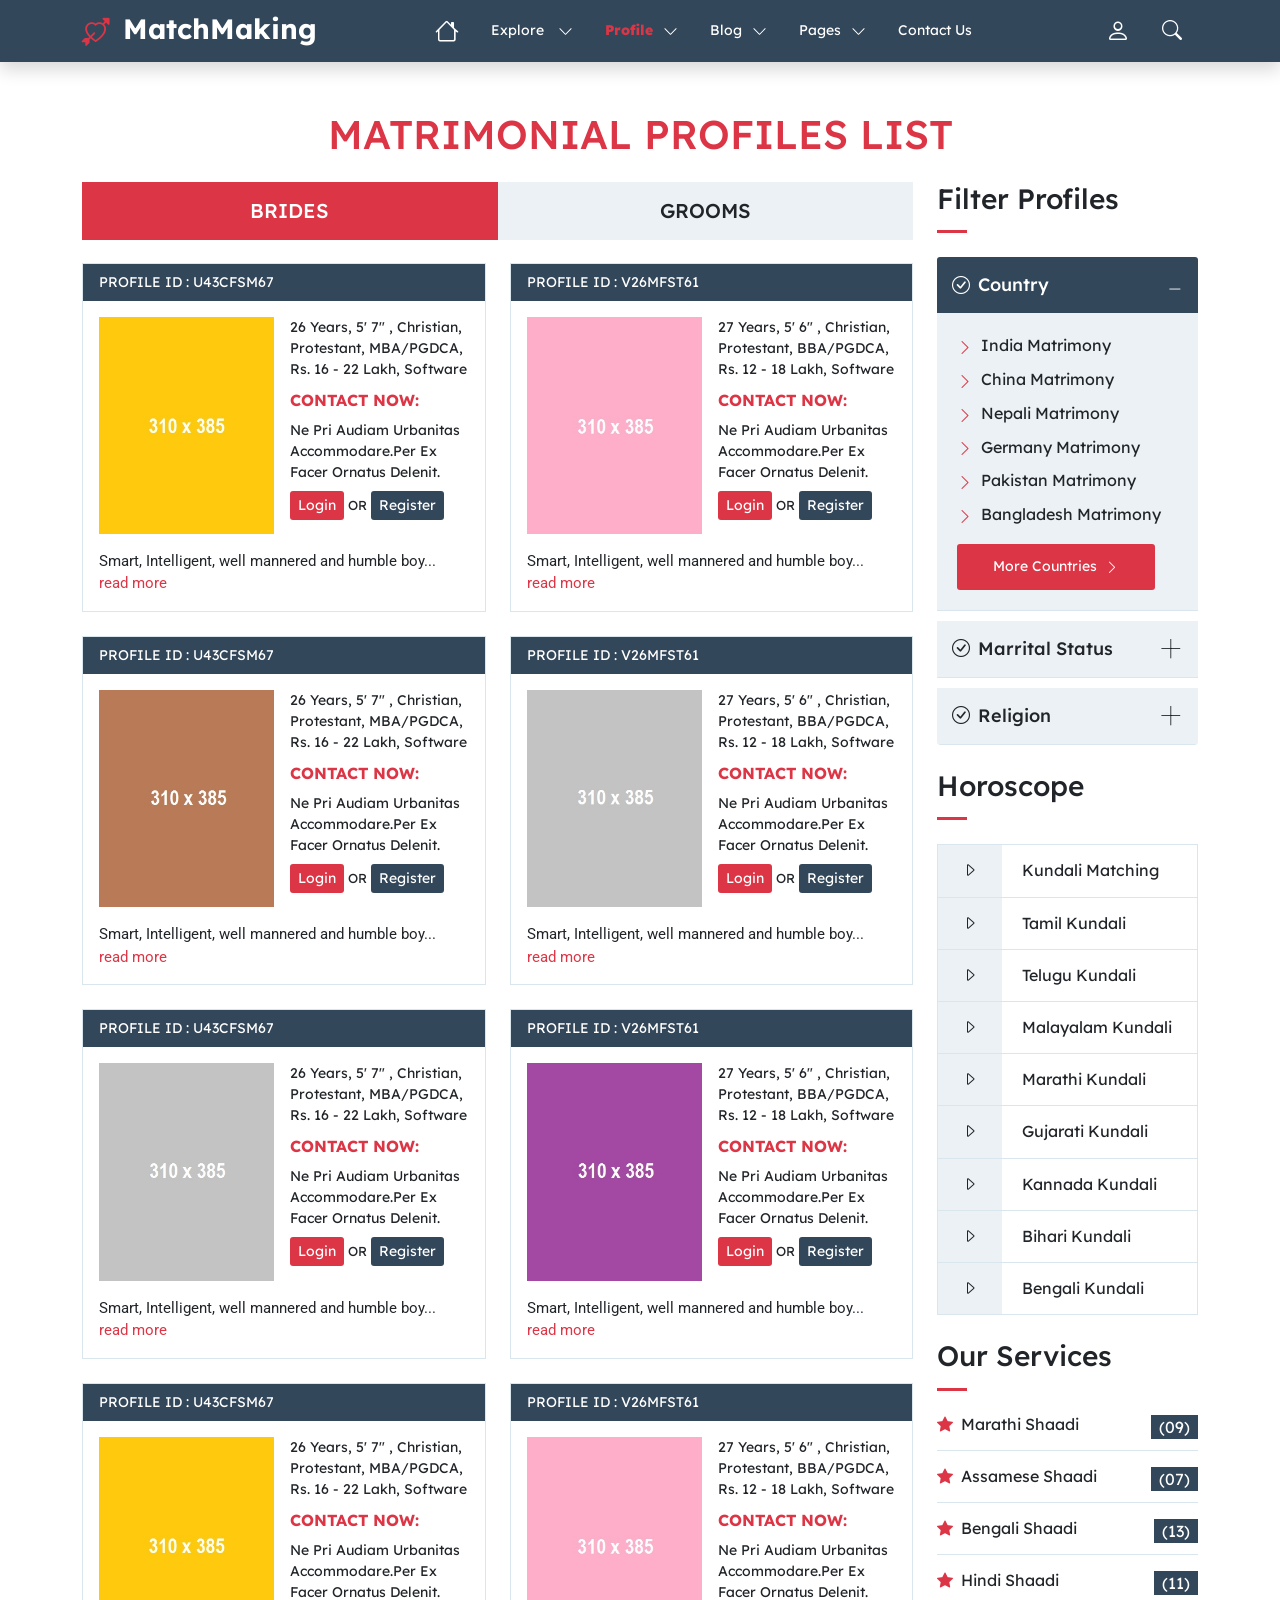
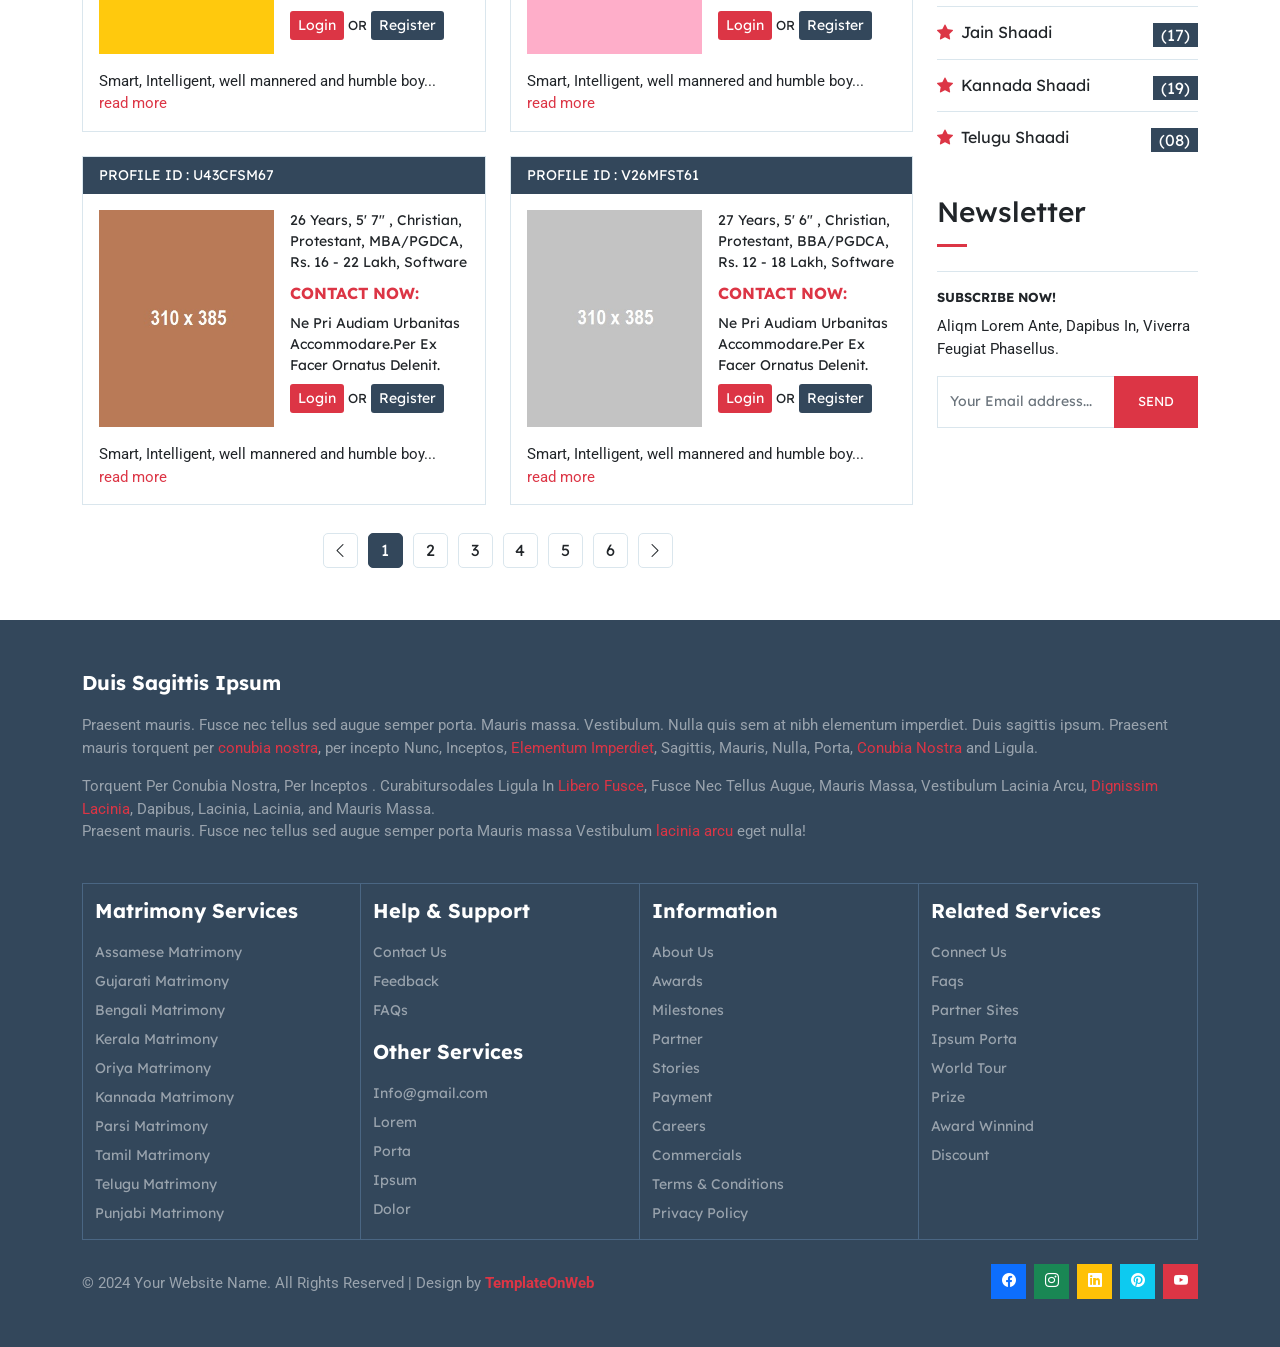
<file: matchmaking_master/list1.html>
<!DOCTYPE html>
<html lang="en">
<head>
	<meta charset="utf-8">
	<meta http-equiv="X-UA-Compatible" content="IE=edge">
	<meta name="viewport" content="width=device-width, initial-scale=1">
	<title>Matrimonials</title>
	<link href="css/bootstrap.min.css" rel="stylesheet" >
	<link href="css/global.css" rel="stylesheet">
	<link href="css/list.css" rel="stylesheet">
    <link href="https://fonts.googleapis.com/css2?family=Roboto:ital,wght@0,100;0,300;0,400;0,500;0,700;0,900;1,100;1,300;1,400;1,500;1,700;1,900&display=swap" rel="stylesheet">
	<link href="https://fonts.googleapis.com/css2?family=Lexend:wght@100..900&display=swap" rel="stylesheet">
	<link rel="stylesheet" href="https://cdn.jsdelivr.net/npm/bootstrap-icons@1.11.3/font/bootstrap-icons.min.css">

</head>
<body>

<section id="header">
        <nav class="navbar navbar-expand-lg navbar-light w-100 shadow bg_blue">
      <div class="container-xl">
         <a class="d-flex text-white" href="index.html">
			 <b class="fs-3 d-block logo"><i class="bi bi-arrow-through-heart text-danger me-1 align-middle"></i>  MatchMaking</b>
	     </a>
         <button class="navbar-toggler offcanvas-nav-btn  ms-auto me-3" type="button">
            <img src="image/icons-svg/list.svg" width="40" height="40" alt="Open TemplateOnweb website menu"/>
         </button>
         <div class="offcanvas offcanvas-start offcanvas-nav" style="width: 20rem">
            <div class="offcanvas-header shadow">
			    <a class="d-flex me-3 text-white" href="index.html">
					 <b class="fs-3 d-block logo"><i class="bi bi-arrow-through-heart text-danger me-1 align-middle"></i>  MatchMaking</b>
				 </a>
               <img src="image/icons-svg/x.svg" width="40" height="40" class="ms-auto" data-bs-dismiss="offcanvas" aria-label="Close" alt="Close TemplateOnweb website menu"/>
			   
            </div>
            <div class="offcanvas-body pt-0 align-items-center">
               <ul class="navbar-nav align-items-lg-center ms-auto">
			      <li class="nav-item"> 
				      <a class="nav-link dropdown-toggle fs-4" href="index.html" title="Visit home page">
					  <i class="bi bi-house"></i>
					  </a>
				  </li>
				  
				  <li class="nav-item dropdown drop_border">
                     <a class="nav-link dropdown-toggle" href="#" role="button" data-bs-toggle="dropdown" aria-expanded="false" title="Click to see Html website templates category">
						   Explore <img src="image/icons-svg/chevron-down.svg" width="15" height="15" alt="Submenu open/close icon">
				    </a>
					
                     <div class="dropdown-menu dropdown-menu-xxl tow_category">
                        <div class="columns pt-3 pb-3">
								<ul>
								
								
								  <li class="column-item d-flex justify-content-start">
									<a href="list.html" class=" my-auto"><i class="bi bi-star-fill text-danger me-1"></i> Marathi Shaadi</a>
                                  </li>
								  <li class="column-item d-flex justify-content-start">
									<a href="list1.html" class=" my-auto"><i class="bi bi-star-fill text-danger me-1"></i> Assamese Shaadi</a>
                                  </li>
								  <li class="column-item d-flex justify-content-start">
										<a href="list.html" class=" my-auto"><i class="bi bi-star-fill text-danger me-1"></i> Bengali Shaadi</a>
                                  </li>
								  
								   <li class="column-item d-flex justify-content-start">
										<a href="list1.html" class=" my-auto"><i class="bi bi-star-fill text-danger me-1"></i> Telugu Shaadi</a>
                                  </li>
								  
								   <li class="column-item d-flex justify-content-start">
									<a href="list.html" class=" my-auto"><i class="bi bi-star-fill text-danger me-1"></i> Kannada Shaadi</a>
                                  </li>
								  <li class="column-item d-flex justify-content-start">
									<a href="list1.html" class=" my-auto"><i class="bi bi-star-fill text-danger me-1"></i> Jain Shaadi</a>
                                  </li>
								  <li class="column-item d-flex justify-content-start">
										<a href="list.html" class=" my-auto"><i class="bi bi-star-fill text-danger me-1"></i> Muslim Shaadi</a>
                                  </li>
								  
								   <li class="column-item d-flex justify-content-start">
										<a href="list1.html" class=" my-auto"><i class="bi bi-star-fill text-danger me-1"></i> Punjabi Shaadi</a>
                                  </li>

								</ul>
                     </div>
                  </div></li>
				  <li class="nav-item dropdown drop_border">
          <a class="nav-link dropdown-toggle active" href="#" id="navbarDropdown" role="button" data-bs-toggle="dropdown" aria-expanded="false">
            Profile<img src="image/icons-svg/chevron-down.svg" width="15" height="15" alt="Submenu open/close icon">
          </a>
          <ul class="dropdown-menu drop_1 shadow" aria-labelledby="navbarDropdown">
            <li><a class="dropdown-item" href="list.html"> Profile 1</a></li>
			<li><a class="dropdown-item" href="list1.html"> Profile 2</a></li>
			<li><a class="dropdown-item border-0" href="detail.html"> Profile Detail</a></li>
          </ul>
        </li>
		
		          <li class="nav-item dropdown drop_border">
          <a class="nav-link dropdown-toggle" href="#" id="navbarDropdown" role="button" data-bs-toggle="dropdown" aria-expanded="false">
            Blog<img src="image/icons-svg/chevron-down.svg" width="15" height="15" alt="Submenu open/close icon">
          </a>
          <ul class="dropdown-menu drop_1 shadow" aria-labelledby="navbarDropdown">
            <li><a class="dropdown-item" href="blog.html"> Blog</a></li>
			<li><a class="dropdown-item border-0" href="blog_detail.html"> Blog Detail</a></li>
          </ul>
        </li>
	
				  <li class="nav-item dropdown drop_border">
          <a class="nav-link dropdown-toggle" href="#" id="navbarDropdown" role="button" data-bs-toggle="dropdown" aria-expanded="false">
            Pages<img src="image/icons-svg/chevron-down.svg" width="15" height="15" alt="Submenu open/close icon">
          </a>
          <ul class="dropdown-menu drop_1 shadow" aria-labelledby="navbarDropdown">
            <li><a class="dropdown-item" href="about.html"> About Us</a></li>
			<li><a class="dropdown-item" href="services.html"> Services</a></li>
			<li><a class="dropdown-item" href="gallery.html"> Gallery</a></li>
			<li><a class="dropdown-item" href="pricing.html"> Pricing</a></li>
			<li><a class="dropdown-item" href="search.html"> Search Profile</a></li>
			<li><a class="dropdown-item" href="team.html"> Team</a></li>
			<li><a class="dropdown-item" href="login.html"> Login</a></li>
			<li><a class="dropdown-item border-0" href="register.html">Register</a></li>
          </ul>
        </li>
				  
				  <li class="nav-item"> 
				      <a class="nav-link dropdown-toggle" href="contact.html" title="Visit home page">
					  Contact Us
					  </a>
				  </li>
               </ul>
			   <ul class="navbar-nav align-items-lg-center ms-auto">
			       <li class="nav-item dropdown drop_border">
					  <a class="nav-link dropdown-toggle fs-4" href="#" id="navbarDropdown" role="button" data-bs-toggle="dropdown" aria-expanded="false">
						<i class="bi bi-person"></i>
					  </a>
					  <ul class="dropdown-menu drop_1 drop_log shadow" aria-labelledby="navbarDropdown">
						<li><a class="dropdown-item" href="login.html"> Login </a></li>
						<li><a class="dropdown-item border-0" href="register.html"> Register</a></li>
					  </ul>
				  </li>
			      <li class="nav-item dropdown drop_border">
          <a class="nav-link dropdown-toggle border-0 bg_blue_dark fs-5" href="#" id="navbarDropdown" role="button" data-bs-toggle="dropdown" aria-expanded="false">
            <i class="bi bi-search"></i>
          </a>
		  <ul class="dropdown-menu drop_1 drop_search shadow p-3" aria-labelledby="navbarDropdown">
            <li>
			  <div class="input-group">
				<input type="text" class="form-control" placeholder="Search Here">
				<span class="input-group-btn">
					<button class="btn btn-primary bg_blue rounded-0 p-2 px-3 border-0" type="button">
						<i class="bi bi-search"></i> </button>
				</span>
		</div>
			</li>
          </ul>
          
        </li>
                 </ul>
            </div>
         </div>    
         </div>
      </div>
   </nav>
</section>

<section id="center" class="list_pgo  pt-5 pb-5">
   <div class="container-xl">
	    <h1 class="text-danger text-center mb-4 text-uppercase">Matrimonial Profiles list</h1>
		<div class="row list_pgo1">
		 <div class="col-lg-9 col-md-8">
		  <div class="list_pgo1_left list_1_right2 ">
		   <ul class="nav nav-tabs mb-3  flex-wrap  border-0 tab_click tab_click_o">
						<li class="nav-item">
						<a href="#profile1" data-bs-toggle="tab" aria-expanded="true" class="nav-link active">
						<span class="d-md-block">BRIDES</span>
						</a>
						</li>
						
						<li class="nav-item">
						<a href="#profile2" data-bs-toggle="tab" aria-expanded="true" class="nav-link">
						<span class="d-md-block">GROOMS</span>
						</a>
						</li>
					</ul>
			<div class="tab-content mt-4">

					<div class="tab-pane active" id="profile1">
                       <div class="row row-cols-1 row-cols-lg-2 row-cols-md-1 list_pgo1_left1">
			  <div class="col">
			     <div class="list_pgo1_left1_left border_light">
				   <span class="bg_blue text-white font_14 py-2 px-3 d-block">PROFILE ID : U43CFSM67</span>
				   <ul class="px-3 mt-3">
				    <li class="d-flex">
					 <img src="image/12.jpg" width="175" class="me-3" alt="abc">
					 <span class="flex-column font_14">
					  <span>26 Years, 5' 7" , Christian, Protestant, MBA/PGDCA, Rs. 16 - 22 Lakh, Software</span>
					  <b class="d-block mt-2 fs-6 text-danger mb-2">CONTACT NOW:</b>
					  <span class="d-block mb-2">Ne Pri Audiam Urbanitas Accommodare.Per Ex Facer Ornatus Delenit.</span>
					  <span class="font_13">
					   <span><a class="button py-1 px-2" href="detail.html">Login</a></span>
					   <span>OR</span>
					   <span><a class="button py-1 px-2 button_1" href="detail.html">Register</a></span>
					  </span>
					 </span>
					</li>
				   </ul>
				   <p class="px-3">Smart, Intelligent, well mannered and humble boy... <a class="text-danger" href="detail.html">read more</a></p>
				 </div>
			  </div>
			  <div class="col">
			     <div class="list_pgo1_left1_left border_light">
				   <span class="bg_blue text-white font_14 py-2 px-3 d-block">PROFILE ID : V26MFST61</span>
				   <ul class="px-3 mt-3">
				    <li class="d-flex">
					 <img src="image/13.jpg" width="175" class="me-3" alt="abc">
					 <span class="flex-column font_14">
					  <span>27 Years, 5' 6" , Christian, Protestant, BBA/PGDCA, Rs. 12 - 18 Lakh, Software</span>
					  <b class="d-block mt-2 fs-6 text-danger mb-2">CONTACT NOW:</b>
					  <span class="d-block mb-2">Ne Pri Audiam Urbanitas Accommodare.Per Ex Facer Ornatus Delenit.</span>
					  <span class="font_13">
					   <span><a class="button py-1 px-2" href="detail.html">Login</a></span>
					   <span>OR</span>
					   <span><a class="button py-1 px-2 button_1" href="detail.html">Register</a></span>
					  </span>
					 </span>
					</li>
				   </ul>
				   <p class="px-3">Smart, Intelligent, well mannered and humble boy... <a class="text-danger" href="detail.html">read more</a></p>
				 </div>
			  </div>
			</div>
			           <div class="row row-cols-1 row-cols-lg-2 row-cols-md-1 list_pgo1_left1 mt-4">
			  <div class="col">
			     <div class="list_pgo1_left1_left border_light">
				   <span class="bg_blue text-white font_14 py-2 px-3 d-block">PROFILE ID : U43CFSM67</span>
				   <ul class="px-3 mt-3">
				    <li class="d-flex">
					 <img src="image/14.jpg" width="175" class="me-3" alt="abc">
					 <span class="flex-column font_14">
					  <span>26 Years, 5' 7" , Christian, Protestant, MBA/PGDCA, Rs. 16 - 22 Lakh, Software</span>
					  <b class="d-block mt-2 fs-6 text-danger mb-2">CONTACT NOW:</b>
					  <span class="d-block mb-2">Ne Pri Audiam Urbanitas Accommodare.Per Ex Facer Ornatus Delenit.</span>
					  <span class="font_13">
					   <span><a class="button py-1 px-2" href="detail.html">Login</a></span>
					   <span>OR</span>
					   <span><a class="button py-1 px-2 button_1" href="detail.html">Register</a></span>
					  </span>
					 </span>
					</li>
				   </ul>
				   <p class="px-3">Smart, Intelligent, well mannered and humble boy... <a class="text-danger" href="detail.html">read more</a></p>
				 </div>
			  </div>
			  <div class="col">
			     <div class="list_pgo1_left1_left border_light">
				   <span class="bg_blue text-white font_14 py-2 px-3 d-block">PROFILE ID : V26MFST61</span>
				   <ul class="px-3 mt-3">
				    <li class="d-flex">
					 <img src="image/15.jpg" width="175" class="me-3" alt="abc">
					 <span class="flex-column font_14">
					  <span>27 Years, 5' 6" , Christian, Protestant, BBA/PGDCA, Rs. 12 - 18 Lakh, Software</span>
					  <b class="d-block mt-2 fs-6 text-danger mb-2">CONTACT NOW:</b>
					  <span class="d-block mb-2">Ne Pri Audiam Urbanitas Accommodare.Per Ex Facer Ornatus Delenit.</span>
					  <span class="font_13">
					   <span><a class="button py-1 px-2" href="detail.html">Login</a></span>
					   <span>OR</span>
					   <span><a class="button py-1 px-2 button_1" href="detail.html">Register</a></span>
					  </span>
					 </span>
					</li>
				   </ul>
				   <p class="px-3">Smart, Intelligent, well mannered and humble boy... <a class="text-danger" href="detail.html">read more</a></p>
				 </div>
			  </div>
			</div>
			            <div class="row row-cols-1 row-cols-lg-2 row-cols-md-1 list_pgo1_left1 mt-4">
			  <div class="col">
			     <div class="list_pgo1_left1_left border_light">
				   <span class="bg_blue text-white font_14 py-2 px-3 d-block">PROFILE ID : U43CFSM67</span>
				   <ul class="px-3 mt-3">
				    <li class="d-flex">
					 <img src="image/20.jpg" width="175" class="me-3" alt="abc">
					 <span class="flex-column font_14">
					  <span>26 Years, 5' 7" , Christian, Protestant, MBA/PGDCA, Rs. 16 - 22 Lakh, Software</span>
					  <b class="d-block mt-2 fs-6 text-danger mb-2">CONTACT NOW:</b>
					  <span class="d-block mb-2">Ne Pri Audiam Urbanitas Accommodare.Per Ex Facer Ornatus Delenit.</span>
					  <span class="font_13">
					   <span><a class="button py-1 px-2" href="detail.html">Login</a></span>
					   <span>OR</span>
					   <span><a class="button py-1 px-2 button_1" href="detail.html">Register</a></span>
					  </span>
					 </span>
					</li>
				   </ul>
				   <p class="px-3">Smart, Intelligent, well mannered and humble boy... <a class="text-danger" href="detail.html">read more</a></p>
				 </div>
			  </div>
			  <div class="col">
			     <div class="list_pgo1_left1_left border_light">
				   <span class="bg_blue text-white font_14 py-2 px-3 d-block">PROFILE ID : V26MFST61</span>
				   <ul class="px-3 mt-3">
				    <li class="d-flex">
					 <img src="image/21.jpg" width="175" class="me-3" alt="abc">
					 <span class="flex-column font_14">
					  <span>27 Years, 5' 6" , Christian, Protestant, BBA/PGDCA, Rs. 12 - 18 Lakh, Software</span>
					  <b class="d-block mt-2 fs-6 text-danger mb-2">CONTACT NOW:</b>
					  <span class="d-block mb-2">Ne Pri Audiam Urbanitas Accommodare.Per Ex Facer Ornatus Delenit.</span>
					  <span class="font_13">
					   <span><a class="button py-1 px-2" href="detail.html">Login</a></span>
					   <span>OR</span>
					   <span><a class="button py-1 px-2 button_1" href="detail.html">Register</a></span>
					  </span>
					 </span>
					</li>
				   </ul>
				   <p class="px-3">Smart, Intelligent, well mannered and humble boy... <a class="text-danger" href="detail.html">read more</a></p>
				 </div>
			  </div>
			</div>
			            <div class="row row-cols-1 row-cols-lg-2 row-cols-md-1 list_pgo1_left1 mt-4">
			  <div class="col">
			     <div class="list_pgo1_left1_left border_light">
				   <span class="bg_blue text-white font_14 py-2 px-3 d-block">PROFILE ID : U43CFSM67</span>
				   <ul class="px-3 mt-3">
				    <li class="d-flex">
					 <img src="image/12.jpg" width="175" class="me-3" alt="abc">
					 <span class="flex-column font_14">
					  <span>26 Years, 5' 7" , Christian, Protestant, MBA/PGDCA, Rs. 16 - 22 Lakh, Software</span>
					  <b class="d-block mt-2 fs-6 text-danger mb-2">CONTACT NOW:</b>
					  <span class="d-block mb-2">Ne Pri Audiam Urbanitas Accommodare.Per Ex Facer Ornatus Delenit.</span>
					  <span class="font_13">
					   <span><a class="button py-1 px-2" href="detail.html">Login</a></span>
					   <span>OR</span>
					   <span><a class="button py-1 px-2 button_1" href="detail.html">Register</a></span>
					  </span>
					 </span>
					</li>
				   </ul>
				   <p class="px-3">Smart, Intelligent, well mannered and humble boy... <a class="text-danger" href="detail.html">read more</a></p>
				 </div>
			  </div>
			  <div class="col">
			     <div class="list_pgo1_left1_left border_light">
				   <span class="bg_blue text-white font_14 py-2 px-3 d-block">PROFILE ID : V26MFST61</span>
				   <ul class="px-3 mt-3">
				    <li class="d-flex">
					 <img src="image/13.jpg" width="175" class="me-3" alt="abc">
					 <span class="flex-column font_14">
					  <span>27 Years, 5' 6" , Christian, Protestant, BBA/PGDCA, Rs. 12 - 18 Lakh, Software</span>
					  <b class="d-block mt-2 fs-6 text-danger mb-2">CONTACT NOW:</b>
					  <span class="d-block mb-2">Ne Pri Audiam Urbanitas Accommodare.Per Ex Facer Ornatus Delenit.</span>
					  <span class="font_13">
					   <span><a class="button py-1 px-2" href="detail.html">Login</a></span>
					   <span>OR</span>
					   <span><a class="button py-1 px-2 button_1" href="detail.html">Register</a></span>
					  </span>
					 </span>
					</li>
				   </ul>
				   <p class="px-3">Smart, Intelligent, well mannered and humble boy... <a class="text-danger" href="detail.html">read more</a></p>
				 </div>
			  </div>
			</div>
			            <div class="row row-cols-1 row-cols-lg-2 row-cols-md-1 list_pgo1_left1 mt-4">
			  <div class="col">
			     <div class="list_pgo1_left1_left border_light">
				   <span class="bg_blue text-white font_14 py-2 px-3 d-block">PROFILE ID : U43CFSM67</span>
				   <ul class="px-3 mt-3">
				    <li class="d-flex">
					 <img src="image/14.jpg" width="175" class="me-3" alt="abc">
					 <span class="flex-column font_14">
					  <span>26 Years, 5' 7" , Christian, Protestant, MBA/PGDCA, Rs. 16 - 22 Lakh, Software</span>
					  <b class="d-block mt-2 fs-6 text-danger mb-2">CONTACT NOW:</b>
					  <span class="d-block mb-2">Ne Pri Audiam Urbanitas Accommodare.Per Ex Facer Ornatus Delenit.</span>
					  <span class="font_13">
					   <span><a class="button py-1 px-2" href="detail.html">Login</a></span>
					   <span>OR</span>
					   <span><a class="button py-1 px-2 button_1" href="detail.html">Register</a></span>
					  </span>
					 </span>
					</li>
				   </ul>
				   <p class="px-3">Smart, Intelligent, well mannered and humble boy... <a class="text-danger" href="detail.html">read more</a></p>
				 </div>
			  </div>
			  <div class="col">
			     <div class="list_pgo1_left1_left border_light">
				   <span class="bg_blue text-white font_14 py-2 px-3 d-block">PROFILE ID : V26MFST61</span>
				   <ul class="px-3 mt-3">
				    <li class="d-flex">
					 <img src="image/15.jpg" width="175" class="me-3" alt="abc">
					 <span class="flex-column font_14">
					  <span>27 Years, 5' 6" , Christian, Protestant, BBA/PGDCA, Rs. 12 - 18 Lakh, Software</span>
					  <b class="d-block mt-2 fs-6 text-danger mb-2">CONTACT NOW:</b>
					  <span class="d-block mb-2">Ne Pri Audiam Urbanitas Accommodare.Per Ex Facer Ornatus Delenit.</span>
					  <span class="font_13">
					   <span><a class="button py-1 px-2" href="detail.html">Login</a></span>
					   <span>OR</span>
					   <span><a class="button py-1 px-2 button_1" href="detail.html">Register</a></span>
					  </span>
					 </span>
					</li>
				   </ul>
				   <p class="px-3">Smart, Intelligent, well mannered and humble boy... <a class="text-danger" href="detail.html">read more</a></p>
				 </div>
			  </div>
			</div>
					</div>
					
					<div class="tab-pane" id="profile2">
	                      <div class="row row-cols-1 row-cols-lg-2 row-cols-md-1 list_pgo1_left1">
			  <div class="col">
			     <div class="list_pgo1_left1_left border_light">
				   <span class="bg_blue text-white font_14 py-2 px-3 d-block">PROFILE ID : W23CFSM69</span>
				   <ul class="px-3 mt-3">
				    <li class="d-flex">
					 <img src="image/22.jpg" width="175" class="me-3" alt="abc">
					 <span class="flex-column font_14">
					  <span>29 Years, 5' 10" , Hindu, Protestant, BCA/PGDCA, Rs. 19 - 32 Lakh, Software</span>
					  <b class="d-block mt-2 fs-6 text-danger mb-2">CONTACT NOW:</b>
					  <span class="d-block mb-2">Ne Pri Audiam Urbanitas Accommodare.Per Ex Facer Ornatus Delenit.</span>
					  <span class="font_13">
					   <span><a class="button py-1 px-2" href="detail.html">Login</a></span>
					   <span>OR</span>
					   <span><a class="button py-1 px-2 button_1" href="detail.html">Register</a></span>
					  </span>
					 </span>
					</li>
				   </ul>
				   <p class="px-3">Smart, Intelligent, well mannered and humble boy... <a class="text-danger" href="detail.html">read more</a></p>
				 </div>
			  </div>
			  <div class="col">
			     <div class="list_pgo1_left1_left border_light">
				   <span class="bg_blue text-white font_14 py-2 px-3 d-block">PROFILE ID : Z36MFST67</span>
				   <ul class="px-3 mt-3">
				    <li class="d-flex">
					 <img src="image/23.jpg" width="175" class="me-3" alt="abc">
					 <span class="flex-column font_14">
					  <span>25 Years, 6' 1" , Christian, Protestant, CA/PGDCA, Rs. 11 - 19 Lakh, Software</span>
					  <b class="d-block mt-2 fs-6 text-danger mb-2">CONTACT NOW:</b>
					  <span class="d-block mb-2">Ne Pri Audiam Urbanitas Accommodare.Per Ex Facer Ornatus Delenit.</span>
					  <span class="font_13">
					   <span><a class="button py-1 px-2" href="detail.html">Login</a></span>
					   <span>OR</span>
					   <span><a class="button py-1 px-2 button_1" href="detail.html">Register</a></span>
					  </span>
					 </span>
					</li>
				   </ul>
				   <p class="px-3">Smart, Intelligent, well mannered and humble boy... <a class="text-danger" href="detail.html">read more</a></p>
				 </div>
			  </div>
			</div>
			              <div class="row row-cols-1 row-cols-lg-2 row-cols-md-1 list_pgo1_left1 mt-4">
			  <div class="col">
			     <div class="list_pgo1_left1_left border_light">
				   <span class="bg_blue text-white font_14 py-2 px-3 d-block">PROFILE ID : W23CFSM69</span>
				   <ul class="px-3 mt-3">
				    <li class="d-flex">
					 <img src="image/19.jpg" width="175" class="me-3" alt="abc">
					 <span class="flex-column font_14">
					  <span>29 Years, 5' 10" , Hindu, Protestant, BCA/PGDCA, Rs. 19 - 32 Lakh, Software</span>
					  <b class="d-block mt-2 fs-6 text-danger mb-2">CONTACT NOW:</b>
					  <span class="d-block mb-2">Ne Pri Audiam Urbanitas Accommodare.Per Ex Facer Ornatus Delenit.</span>
					  <span class="font_13">
					   <span><a class="button py-1 px-2" href="detail.html">Login</a></span>
					   <span>OR</span>
					   <span><a class="button py-1 px-2 button_1" href="detail.html">Register</a></span>
					  </span>
					 </span>
					</li>
				   </ul>
				   <p class="px-3">Smart, Intelligent, well mannered and humble boy... <a class="text-danger" href="detail.html">read more</a></p>
				 </div>
			  </div>
			  <div class="col">
			     <div class="list_pgo1_left1_left border_light">
				   <span class="bg_blue text-white font_14 py-2 px-3 d-block">PROFILE ID : Z36MFST67</span>
				   <ul class="px-3 mt-3">
				    <li class="d-flex">
					 <img src="image/18.jpg" width="175" class="me-3" alt="abc">
					 <span class="flex-column font_14">
					  <span>25 Years, 6' 1" , Christian, Protestant, CA/PGDCA, Rs. 11 - 19 Lakh, Software</span>
					  <b class="d-block mt-2 fs-6 text-danger mb-2">CONTACT NOW:</b>
					  <span class="d-block mb-2">Ne Pri Audiam Urbanitas Accommodare.Per Ex Facer Ornatus Delenit.</span>
					  <span class="font_13">
					   <span><a class="button py-1 px-2" href="detail.html">Login</a></span>
					   <span>OR</span>
					   <span><a class="button py-1 px-2 button_1" href="detail.html">Register</a></span>
					  </span>
					 </span>
					</li>
				   </ul>
				   <p class="px-3">Smart, Intelligent, well mannered and humble boy... <a class="text-danger" href="detail.html">read more</a></p>
				 </div>
			  </div>
			</div>
			              <div class="row row-cols-1 row-cols-lg-2 row-cols-md-1 list_pgo1_left1 mt-4">
			  <div class="col">
			     <div class="list_pgo1_left1_left border_light">
				   <span class="bg_blue text-white font_14 py-2 px-3 d-block">PROFILE ID : W23CFSM69</span>
				   <ul class="px-3 mt-3">
				    <li class="d-flex">
					 <img src="image/17.jpg" width="175" class="me-3" alt="abc">
					 <span class="flex-column font_14">
					  <span>29 Years, 5' 10" , Hindu, Protestant, BCA/PGDCA, Rs. 19 - 32 Lakh, Software</span>
					  <b class="d-block mt-2 fs-6 text-danger mb-2">CONTACT NOW:</b>
					  <span class="d-block mb-2">Ne Pri Audiam Urbanitas Accommodare.Per Ex Facer Ornatus Delenit.</span>
					  <span class="font_13">
					   <span><a class="button py-1 px-2" href="detail.html">Login</a></span>
					   <span>OR</span>
					   <span><a class="button py-1 px-2 button_1" href="detail.html">Register</a></span>
					  </span>
					 </span>
					</li>
				   </ul>
				   <p class="px-3">Smart, Intelligent, well mannered and humble boy... <a class="text-danger" href="detail.html">read more</a></p>
				 </div>
			  </div>
			  <div class="col">
			     <div class="list_pgo1_left1_left border_light">
				   <span class="bg_blue text-white font_14 py-2 px-3 d-block">PROFILE ID : Z36MFST67</span>
				   <ul class="px-3 mt-3">
				    <li class="d-flex">
					 <img src="image/16.jpg" width="175" class="me-3" alt="abc">
					 <span class="flex-column font_14">
					  <span>25 Years, 6' 1" , Christian, Protestant, CA/PGDCA, Rs. 11 - 19 Lakh, Software</span>
					  <b class="d-block mt-2 fs-6 text-danger mb-2">CONTACT NOW:</b>
					  <span class="d-block mb-2">Ne Pri Audiam Urbanitas Accommodare.Per Ex Facer Ornatus Delenit.</span>
					  <span class="font_13">
					   <span><a class="button py-1 px-2" href="detail.html">Login</a></span>
					   <span>OR</span>
					   <span><a class="button py-1 px-2 button_1" href="detail.html">Register</a></span>
					  </span>
					 </span>
					</li>
				   </ul>
				   <p class="px-3">Smart, Intelligent, well mannered and humble boy... <a class="text-danger" href="detail.html">read more</a></p>
				 </div>
			  </div>
			</div>
			              <div class="row row-cols-1 row-cols-lg-2 row-cols-md-1 list_pgo1_left1 mt-4">
			  <div class="col">
			     <div class="list_pgo1_left1_left border_light">
				   <span class="bg_blue text-white font_14 py-2 px-3 d-block">PROFILE ID : W23CFSM69</span>
				   <ul class="px-3 mt-3">
				    <li class="d-flex">
					 <img src="image/22.jpg" width="175" class="me-3" alt="abc">
					 <span class="flex-column font_14">
					  <span>29 Years, 5' 10" , Hindu, Protestant, BCA/PGDCA, Rs. 19 - 32 Lakh, Software</span>
					  <b class="d-block mt-2 fs-6 text-danger mb-2">CONTACT NOW:</b>
					  <span class="d-block mb-2">Ne Pri Audiam Urbanitas Accommodare.Per Ex Facer Ornatus Delenit.</span>
					  <span class="font_13">
					   <span><a class="button py-1 px-2" href="detail.html">Login</a></span>
					   <span>OR</span>
					   <span><a class="button py-1 px-2 button_1" href="detail.html">Register</a></span>
					  </span>
					 </span>
					</li>
				   </ul>
				   <p class="px-3">Smart, Intelligent, well mannered and humble boy... <a class="text-danger" href="detail.html">read more</a></p>
				 </div>
			  </div>
			  <div class="col">
			     <div class="list_pgo1_left1_left border_light">
				   <span class="bg_blue text-white font_14 py-2 px-3 d-block">PROFILE ID : Z36MFST67</span>
				   <ul class="px-3 mt-3">
				    <li class="d-flex">
					 <img src="image/23.jpg" width="175" class="me-3" alt="abc">
					 <span class="flex-column font_14">
					  <span>25 Years, 6' 1" , Christian, Protestant, CA/PGDCA, Rs. 11 - 19 Lakh, Software</span>
					  <b class="d-block mt-2 fs-6 text-danger mb-2">CONTACT NOW:</b>
					  <span class="d-block mb-2">Ne Pri Audiam Urbanitas Accommodare.Per Ex Facer Ornatus Delenit.</span>
					  <span class="font_13">
					   <span><a class="button py-1 px-2" href="detail.html">Login</a></span>
					   <span>OR</span>
					   <span><a class="button py-1 px-2 button_1" href="detail.html">Register</a></span>
					  </span>
					 </span>
					</li>
				   </ul>
				   <p class="px-3">Smart, Intelligent, well mannered and humble boy... <a class="text-danger" href="detail.html">read more</a></p>
				 </div>
			  </div>
			</div>
			              <div class="row row-cols-1 row-cols-lg-2 row-cols-md-1 list_pgo1_left1 mt-4">
			  <div class="col">
			     <div class="list_pgo1_left1_left border_light">
				   <span class="bg_blue text-white font_14 py-2 px-3 d-block">PROFILE ID : W23CFSM69</span>
				   <ul class="px-3 mt-3">
				    <li class="d-flex">
					 <img src="image/19.jpg" width="175" class="me-3" alt="abc">
					 <span class="flex-column font_14">
					  <span>29 Years, 5' 10" , Hindu, Protestant, BCA/PGDCA, Rs. 19 - 32 Lakh, Software</span>
					  <b class="d-block mt-2 fs-6 text-danger mb-2">CONTACT NOW:</b>
					  <span class="d-block mb-2">Ne Pri Audiam Urbanitas Accommodare.Per Ex Facer Ornatus Delenit.</span>
					  <span class="font_13">
					   <span><a class="button py-1 px-2" href="detail.html">Login</a></span>
					   <span>OR</span>
					   <span><a class="button py-1 px-2 button_1" href="detail.html">Register</a></span>
					  </span>
					 </span>
					</li>
				   </ul>
				   <p class="px-3">Smart, Intelligent, well mannered and humble boy... <a class="text-danger" href="detail.html">read more</a></p>
				 </div>
			  </div>
			  <div class="col">
			     <div class="list_pgo1_left1_left border_light">
				   <span class="bg_blue text-white font_14 py-2 px-3 d-block">PROFILE ID : Z36MFST67</span>
				   <ul class="px-3 mt-3">
				    <li class="d-flex">
					 <img src="image/18.jpg" width="175" class="me-3" alt="abc">
					 <span class="flex-column font_14">
					  <span>25 Years, 6' 1" , Christian, Protestant, CA/PGDCA, Rs. 11 - 19 Lakh, Software</span>
					  <b class="d-block mt-2 fs-6 text-danger mb-2">CONTACT NOW:</b>
					  <span class="d-block mb-2">Ne Pri Audiam Urbanitas Accommodare.Per Ex Facer Ornatus Delenit.</span>
					  <span class="font_13">
					   <span><a class="button py-1 px-2" href="detail.html">Login</a></span>
					   <span>OR</span>
					   <span><a class="button py-1 px-2 button_1" href="detail.html">Register</a></span>
					  </span>
					 </span>
					</li>
				   </ul>
				   <p class="px-3">Smart, Intelligent, well mannered and humble boy... <a class="text-danger" href="detail.html">read more</a></p>
				 </div>
			  </div>
			</div>
					</div>
		
</div>
		    <div class="paging">
		     <ul class="mb-0  paginate text-center  mt-4">
           <li class="d-inline-block mt-1 mb-1"><a class="border d-block" href="detail.html"><i class="bi bi-chevron-left"></i> </a></li>
          <li class="d-inline-block mt-1 mb-1"><a class="border d-block active" href="detail.html">1</a></li>
          <li class="d-inline-block mt-1 mb-1"><a class="border d-block" href="detail.html">2</a></li>
          <li class="d-inline-block mt-1 mb-1"><a class="border d-block" href="detail.html">3</a></li>
          <li class="d-inline-block mt-1 mb-1"><a class="border d-block" href="detail.html">4</a></li>
          <li class="d-inline-block mt-1 mb-1"><a class="border d-block" href="detail.html">5</a></li>
          <li class="d-inline-block mt-1 mb-1"><a class="border d-block" href="detail.html">6</a></li>
          <li class="d-inline-block mt-1 mb-1"><a class="border d-block" href="detail.html"><i class="bi bi-chevron-right"></i></a></li>
         </ul>
		   </div>
		  </div>
		 </div>
		 <div class="col-lg-3 col-md-4">
			  <div class="list_1_left">
			     <div class="list_1_left1">
				  <h3>Filter Profiles</h3>
		            <hr class="line mb-4">
				   <div class="accordion" id="accordionExample">
  <div class="accordion-item">
   <h2 class="accordion-header" id="headingOne">
     <button class="accordion-button" type="button" data-bs-toggle="collapse" data-bs-target="#collapseOne" aria-expanded="true" aria-controls="collapseOne">
       <i class="bi bi-check-circle me-2 align-middle"></i> Country
     </button>
   </h2>
   <div id="collapseOne" class="accordion-collapse collapse show" aria-labelledby="headingOne" data-bs-parent="#accordionExample" style="">
     <div class="accordion-body">
       <ul>
	    <li><a href="detail.html"><i class="bi bi-chevron-right text-danger me-1 align-middle"></i> India Matrimony</a></li>
		 <li class="mt-2"><a href="detail.html"><i class="bi bi-chevron-right text-danger me-1 align-middle"></i> China Matrimony</a></li>
		  <li class="mt-2"><a href="detail.html"><i class="bi bi-chevron-right text-danger me-1 align-middle"></i> Nepali Matrimony</a></li>
		   <li class="mt-2"><a href="detail.html"><i class="bi bi-chevron-right text-danger me-1 align-middle"></i> Germany Matrimony</a></li>
		    <li class="mt-2"><a href="detail.html"><i class="bi bi-chevron-right text-danger me-1 align-middle"></i> Pakistan Matrimony</a></li>
			 <li class="mt-2"><a href="detail.html"><i class="bi bi-chevron-right text-danger me-1 align-middle"></i> Bangladesh Matrimony</a></li>
	   </ul>
	   <span class="d-block mt-3"><a class="button" href="detail.html"> More Countries <i class="bi bi-chevron-right ms-1 align-middle"></i></a></span>
     </div>
   </div>
  </div>
   
  <div class="accordion-item">
   <h2 class="accordion-header" id="headingTwo">
     <button class="accordion-button collapsed" type="button" data-bs-toggle="collapse" data-bs-target="#collapseTwo" aria-expanded="false" aria-controls="collapseTwo">
       <i class="bi bi-check-circle me-2 align-middle"></i> Marrital Status
     </button>
   </h2>
   <div id="collapseTwo" class="accordion-collapse collapse" aria-labelledby="headingTwo" data-bs-parent="#accordionExample">
     <div class="accordion-body">
        <ul>
		 <li><a href="detail.html"><i class="bi bi-chevron-right text-danger me-1 align-middle"></i> Widow Matrimony</a></li>
		  <li class="mt-2"><a href="detail.html"><i class="bi bi-chevron-right text-danger me-1 align-middle"></i> Divorcee matrimony</a></li>
		   <li class="mt-2"><a href="detail.html"><i class="bi bi-chevron-right text-danger me-1 align-middle"></i>  Marriage Matrimony</a></li>
	   </ul>
	   <span class="d-block mt-3"><a class="button" href="detail.html"> More Marital <i class="bi bi-chevron-right ms-1 align-middle"></i></a></span>
     </div>
   </div>
 </div>
  
  <div class="accordion-item">
   <h2 class="accordion-header" id="headingThree">
     <button class="accordion-button collapsed" type="button" data-bs-toggle="collapse" data-bs-target="#collapseThree" aria-expanded="false" aria-controls="collapseThree">
       <i class="bi bi-check-circle me-2 align-middle"></i> Religion
     </button>
   </h2>
   <div id="collapseThree" class="accordion-collapse collapse" aria-labelledby="headingThree" data-bs-parent="#accordionExample">
     <div class="accordion-body">
        <ul>
		 <li><a href="detail.html"><i class="bi bi-chevron-right text-danger me-1 align-middle"></i> Christian Matrimony</a></li>
		  <li class="mt-2"><a href="detail.html"><i class="bi bi-chevron-right text-danger me-1 align-middle"></i> Hindu Matrimony</a></li>
		   <li class="mt-2"><a href="detail.html"><i class="bi bi-chevron-right text-danger me-1 align-middle"></i> Muslim Matrimony</a></li>
		    <li class="mt-2"><a href="detail.html"><i class="bi bi-chevron-right text-danger me-1 align-middle"></i> Buddhist Matrimony</a></li>
			 <li class="mt-2"><a href="detail.html"><i class="bi bi-chevron-right text-danger me-1 align-middle"></i> Sikh Matrimony</a></li>
			  <li class="mt-2"><a href="detail.html"><i class="bi bi-chevron-right text-danger me-1 align-middle"></i> Jain Matrimony</a></li>
	   </ul>
	   <span class="d-block mt-3"><a class="button" href="detail.html"> More Religions <i class="bi bi-chevron-right ms-1 align-middle"></i></a></span>
     </div>
   </div>
 </div>

 
</div>
				 </div>
				  <h3 class="mt-4">Horoscope</h3>
		            <hr class="line mb-4">
				   <div class="list_1_left2 mt-4 border_light list_1_left2o">
				   
				     <h6 class="mb-0 border-bottom"><a class="d-block" href="detail.html"><i class="bi bi-caret-right d-inline-block p-3 px-4 bg_light"></i> <span class="d-inline-block px-3">Kundali Matching</span></a></h6>
		<h6 class="mb-0 border-bottom"><a class="d-block" href="detail.html"><i class="bi bi-caret-right d-inline-block p-3 px-4 bg_light"></i> <span class="d-inline-block px-3"> Tamil Kundali </span></a></h6>
		<h6 class="mb-0 border-bottom"><a class="d-block" href="detail.html"><i class="bi bi-caret-right d-inline-block p-3 px-4 bg_light"></i> <span class="d-inline-block px-3"> Telugu Kundali</span></a></h6>
		<h6 class="mb-0 border-bottom"><a class="d-block" href="detail.html"><i class="bi bi-caret-right d-inline-block p-3 px-4 bg_light"></i> <span class="d-inline-block px-3">Malayalam Kundali</span></a></h6>
		<h6 class="mb-0 border-bottom"><a class="d-block" href="detail.html"><i class="bi bi-caret-right d-inline-block p-3 px-4 bg_light"></i> <span class="d-inline-block px-3">Marathi Kundali</span></a></h6>
		<h6 class="mb-0 border-bottom"><a class="d-block" href="detail.html"><i class="bi bi-caret-right d-inline-block p-3 px-4 bg_light"></i> <span class="d-inline-block px-3">Gujarati Kundali</span></a></h6>
		<h6 class="mb-0 border-bottom"><a class="d-block" href="detail.html"><i class="bi bi-caret-right d-inline-block p-3 px-4 bg_light"></i> <span class="d-inline-block px-3">Kannada Kundali</span></a></h6>
		<h6 class="mb-0 border-bottom"><a class="d-block" href="detail.html"><i class="bi bi-caret-right d-inline-block p-3 px-4 bg_light"></i> <span class="d-inline-block px-3"> Bihari Kundali</span></a></h6>
		<h6 class="mb-0"><a class="d-block" href="detail.html"><i class="bi bi-caret-right d-inline-block p-3 px-4 bg_light"></i> <span class="d-inline-block px-3">Bengali Kundali</span></a></h6>
				   </div>
				   <div class="list_1_left2 mt-4">
				     <h3>Our Services</h3>
		            <hr class="line mb-4">
					<h6 class="mb-0"><i class="bi bi-star-fill text-danger me-1"></i> <a href="detail.html">Marathi Shaadi <span class="float-end bg_blue text-white p-1 d-inline-block px-2 lh-1">(09)</span></a></h6><hr class="mb-3 mt-3">
					<h6 class="mb-0"><i class="bi bi-star-fill text-danger me-1"></i> <a href="detail.html">Assamese Shaadi  <span class="float-end bg_blue text-white p-1 d-inline-block px-2 lh-1">(07)</span></a></h6><hr class="mb-3 mt-3">
						<h6 class="mb-0"><i class="bi bi-star-fill text-danger me-1"></i> <a href="detail.html">Bengali Shaadi  <span class="float-end bg_blue text-white p-1 d-inline-block px-2 lh-1">(13)</span></a></h6><hr class="mb-3 mt-3">
							<h6 class="mb-0"><i class="bi bi-star-fill text-danger me-1"></i> <a href="detail.html">Hindi Shaadi <span class="float-end bg_blue text-white p-1 d-inline-block px-2 lh-1">(11)</span></a></h6><hr class="mb-3 mt-3">
								<h6 class="mb-0"><i class="bi bi-star-fill text-danger me-1"></i> <a href="detail.html">Jain Shaadi <span class="float-end bg_blue text-white p-1 d-inline-block px-2 lh-1">(17)</span></a></h6><hr class="mb-3 mt-3">
									<h6 class="mb-0"><i class="bi bi-star-fill text-danger me-1"></i> <a href="detail.html">Kannada Shaadi <span class="float-end bg_blue text-white p-1 d-inline-block px-2 lh-1">(19)</span></a></h6><hr class="mb-3 mt-3">
										<h6 class="mb-0"><i class="bi bi-star-fill text-danger me-1"></i> <a href="detail.html">Telugu Shaadi   <span class="float-end bg_blue text-white p-1 d-inline-block px-2 lh-1">(08)</span></a></h6>
				   </div>
				   
				   <div class="list_1_left2 mt-5">
				     <h3>Newsletter</h3>
		            <hr class="line mb-4">
					  <b class="text-uppercase font_13 border-top pt-3 d-block">Subscribe Now!</b>
			   <p class="mt-2 mb-3">Aliqm Lorem Ante, Dapibus In, Viverra Feugiat Phasellus.</p>
			   <div class="input-group">
			<input type="text" class="form-control font_14" placeholder="Your Email address...">
			<span class="input-group-btn">
				<button class="btn btn-primary bg-danger border-0 rounded-0 p-3 px-4 font_13" type="button">
					SEND </button>
			</span>
		</div>
				   </div>
			  </div>
			</div>
		</div>
   </div>
 </section>

<section id="footer" class="pt-5 pb-5 bg_blue">
 <div class="container-xl">
  <div class="row row-cols-1 row-cols-md-1 footer_1">
     <div class="col">
	   <b class="d-block fs-5 text-white">Duis Sagittis Ipsum</b>
	   <p class="mt-3 text-white-50">Praesent mauris. Fusce nec tellus sed augue semper porta. Mauris massa. Vestibulum. Nulla quis sem at nibh elementum imperdiet. Duis sagittis ipsum. Praesent mauris torquent per <a class="text-danger" href="#">conubia nostra</a>, per incepto Nunc, Inceptos, <a class="text-danger" href="#">Elementum Imperdiet</a>,  Sagittis, Mauris, Nulla, Porta, <a class="text-danger" href="#">Conubia Nostra</a> and Ligula.</p>
	   <p class="text-white-50 mb-0">Torquent Per Conubia Nostra, Per Inceptos . Curabitursodales Ligula In <a class="text-danger" href="#">Libero Fusce</a>, Fusce Nec Tellus Augue, Mauris Massa, Vestibulum Lacinia Arcu, <a class="text-danger" href="#">Dignissim Lacinia</a>, Dapibus, Lacinia, Lacinia, and Mauris Massa.</p>
	   <p class="text-white-50">Praesent mauris. Fusce nec tellus sed augue semper porta Mauris massa Vestibulum <a class="text-danger" href="#">lacinia arcu</a> eget nulla!</p>
	 </div>
  </div>
  <div class="row row-cols-1 row-cols-md-4 row-cols-sm-2 footer_2 mt-4  mx-0">
     <div class="col p-0">
	   <div class="footer_2_left">
	    <b class="fs-5 d-block text-white mb-3"> Matrimony Services</b>
		<ul class="mb-0 font_14">
		 <li><a  class="text-white-50 link" href="#">Assamese Matrimony</a></li>
		 <li class="mt-2"><a  class="text-white-50 link" href="#">Gujarati Matrimony</a></li>
		 <li class="mt-2"><a  class="text-white-50 link" href="#">Bengali Matrimony</a></li>
		 <li class="mt-2"><a  class="text-white-50 link" href="#">Kerala Matrimony</a></li>
		 <li class="mt-2"><a  class="text-white-50 link" href="#">Oriya Matrimony</a></li>
		 <li class="mt-2"><a  class="text-white-50 link" href="#">Kannada Matrimony</a></li>
		 <li class="mt-2"><a  class="text-white-50 link" href="#">Parsi Matrimony</a></li>
		 <li class="mt-2"><a  class="text-white-50 link" href="#">Tamil Matrimony</a></li>
		 <li class="mt-2"><a  class="text-white-50 link" href="#">Telugu Matrimony</a></li>
		 <li class="mt-2"><a  class="text-white-50 link" href="#">Punjabi Matrimony</a></li>
		</ul>
	   </div>  
	 </div>
	 <div class="col p-0">
	   <div class="footer_2_left border-start-0">
	    <b class="fs-5 d-block text-white mb-3"> Help & Support</b>
		<ul class="mb-0 font_14">
		 <li><a  class="text-white-50 link" href="#">Contact Us</a></li>
		 <li class="mt-2"><a  class="text-white-50 link" href="#">Feedback</a></li>
		 <li class="mt-2"><a  class="text-white-50 link" href="#">FAQs</a></li>
		</ul>
		<b class="fs-5 d-block text-white mb-3 mt-3"> Other Services</b>
		<ul class="mb-0 font_14">
		 <li><a  class="text-white-50 link" href="#">Info@gmail.com</a></li>
		 <li class="mt-2"><a  class="text-white-50 link" href="#">Lorem</a></li>
		 <li class="mt-2"><a  class="text-white-50 link" href="#">Porta</a></li>
		 <li class="mt-2"><a  class="text-white-50 link" href="#">Ipsum</a></li>
		 <li class="mt-2"><a  class="text-white-50 link" href="#">Dolor</a></li>
		</ul>
		
	   </div>  
	 </div>
	 <div class="col p-0">
	   <div class="footer_2_left border-start-0">
	    <b class="fs-5 d-block text-white mb-3"> Information</b>
		<ul class="mb-0 font_14">
		 <li><a  class="text-white-50 link" href="#">About Us</a></li>
		 <li class="mt-2"><a  class="text-white-50 link" href="#">Awards</a></li>
		 <li class="mt-2"><a  class="text-white-50 link" href="#">Milestones</a></li>
		 <li class="mt-2"><a  class="text-white-50 link" href="#">Partner</a></li>
		 <li class="mt-2"><a  class="text-white-50 link" href="#">Stories</a></li>
		 <li class="mt-2"><a  class="text-white-50 link" href="#">Payment</a></li>
		 <li class="mt-2"><a  class="text-white-50 link" href="#">Careers</a></li>
		 <li class="mt-2"><a  class="text-white-50 link" href="#">Commercials</a></li>
		 <li class="mt-2"><a  class="text-white-50 link" href="#">Terms & Conditions</a></li>
		 <li class="mt-2"><a  class="text-white-50 link" href="#">Privacy Policy</a></li>
		</ul>
	   </div>  
	 </div>
	 <div class="col p-0">
	   <div class="footer_2_left border-start-0">
	    <b class="fs-5 d-block text-white mb-3"> Related  Services</b>
		<ul class="mb-0 font_14">
		 <li><a  class="text-white-50 link" href="#">Connect Us</a></li>
		 <li class="mt-2"><a  class="text-white-50 link" href="#">Faqs</a></li>
		 <li class="mt-2"><a  class="text-white-50 link" href="#">Partner Sites</a></li>
		 <li class="mt-2"><a  class="text-white-50 link" href="#">Ipsum Porta</a></li>
		 <li class="mt-2"><a  class="text-white-50 link" href="#">World Tour</a></li>
		 <li class="mt-2"><a  class="text-white-50 link" href="#">Prize</a></li>
		 <li class="mt-2"><a  class="text-white-50 link" href="#">Award Winnind</a></li>
		 <li class="mt-2"><a  class="text-white-50 link" href="#">Discount</a></li>
		</ul>
	   </div>  
	 </div>
  </div>
  <div class="footer_bottom_1 row  mt-4">
      	<div class="col-md-8">
		  <div class="footer_bottom_1_left pt-2">
		    <p class="mb-0 text-white-50">© 2024 Your Website Name. All Rights Reserved | Design by <a class="text-danger fw-bold" href="http://www.templateonweb.com">TemplateOnWeb</a></p>
		  </div>
		</div>
		<div class="col-md-4">
		  <div class="footer_bottom_1_right">
		    <ul class="mb-0 d-flex social_brands justify-content-end">
			    <li><a class="bg-primary d-inline-block text-white text-center" href="#"><i class="bi bi-facebook"></i></a></li>
				<li class="ms-2"><a class="bg-success d-inline-block text-white text-center" href="#"><i class="bi bi-instagram"></i></a></li>
				<li class="ms-2"><a class="bg-warning d-inline-block text-white text-center" href="#"><i class="bi bi-linkedin"></i></a></li>
				<li class="ms-2"><a class="bg-info d-inline-block text-white text-center" href="#"><i class="bi bi-pinterest"></i></a></li>
				<li class="ms-2"><a class="bg-danger d-inline-block text-white text-center" href="#"><i class="bi bi-youtube"></i></a></li>
			  </ul>
		  </div>
		</div>
 	</div>
 </div>
</section>
		
<script src="js/bootstrap.bundle.min.js"></script>
<script src="js/theme.min.js"></script>

</body>
</html>
</file>
<file: matchmaking_master/css/global.css>
/*
Template Name: Matrimonials
File: Layout CSS
Author: TemplatesOnWeb
Author URI: https://www.templateonweb.com/
Licence: <a href="https://www.templateonweb.com/license">Website Template Licence</a>
*/

:root {
	--border_light:#dae6ed;
	--border_dark:#4a6683;
	--bg_light:#ebf1f5;
	--bg_back:#00000075;
	--bg_back_white:#ffffffbf;
	--bg_back_dark:#000000f2;
    --blue:#33475b;
}

body{
	  font-family: "Lexend", sans-serif;
}

ul{
	list-style:none;
	padding:0;
}

h6{
	font-weight:normal;
}

a{
	color: var(--bs-black);
	text-decoration:none;
}
a:hover{
	text-decoration:none;
	color: var(--bs-danger);
}
a:focus{
	text-decoration:none;
	color: var(--bs-danger);
}

.link:hover{
	color: var(--bs-danger)!important;
}
.link:focus{
	color: var(--bs-danger)!important;
}



.button{
	transition: 0.3s;
	padding: 12px 36px 12px 36px;
	display: inline-block;
	color:var(--bs-white);
	font-size:14px;
	background:var(--bs-red);
	border-radius:3px;
}

.button:hover{
	background:var(--bs-dark);
	color:var(--bs-white);
}

.button:focus{
	background:var(--bs-dark);
	color:var(--bs-white);
}


.button_1{
	color:var(--bs-white);
	background:var(--blue);
}

.button_1:hover{
	background:var(--bs-red);
	color:var(--bs-white);
}

.button_1:focus{
	background:var(--bs-red);
	color:var(--bs-white);
}


.bg_blue{
	background: var(--blue)!important;
}


.bg_light{
	background: var(--bg_light)!important;
}
.bg_back {
    background: var(--bg_back)!important;
}
.bg_back_dark {
    background: var(--bg_back_dark)!important;
}

.border_light{
	border:1px solid  var(--border_light);
}
.border_dark{
	border:1px solid  var(--border_dark);
}
.line{
	height:3px!important;
    width: 30px;
	background:var(--bs-red);
 }
.line_1{
	height:2px!important;
 }
hr{
	opacity:1;
	margin-top:15px;
	margin-bottom:20px;
	background-color: var(--border_light); 
}

.font_14{
	font-size:14px; 
}
.font_15{
	font-size:15px; 
}
.font_12{
	font-size:12px; 
}
.font_11{
	font-size:11px; 
}

.font_10{
	font-size:10px; 
}
.font_9{
	font-size:9px; 
}
.font_13{
	font-size:13px; 
}
.font_50{
	font-size:50px; 
}


.carousel_p {
	padding-bottom: 90px!important;
}
.carousel_p .carousel-indicators {
    bottom: -60px!important;
}
p{
	font-size:15px;
	font-family: "Roboto", sans-serif;
}
.border, .border-start, .border-end, .border-top, .border-bottom {	 
	border-color: var(--border_light) !important;
}
.carousel-indicators [data-bs-target] {
    background-color: var(--bs-danger);
}
.family_1{
  font-family: "Roboto", sans-serif;
 }

.px_28{
  padding-left:28px;
  padding-right:28px;
 }
.w-24{
  width:24%;
 }
.rounded_30{
  border-radius:30px;
 }
/*****************top*****************/
.social_brands a {
    width: 35px;
    height: 35px;
    line-height: 35px;
    font-size: 14px;
}
/*****************top_end*****************/

/*****************header*****************/
.navbar{
	padding-top: 0;
	padding-bottom: 0;
}
.hide{
   display:none!important;
 }

.nav_hide:after{
	display:none!important; 
} 

.navbar-expand-lg .navbar-nav .nav-link{
	font-size:14px;
	color: var(--bs-white)!important;
}


.navbar .dropdown-toggle::after {
	display:none !important;   /* hide bootstrap default icon */
}


.offcanvas-body{
	background-color: var(--blue);
}
.offcanvas-header {
	padding: 0px 1rem;
	border-bottom:1px solid var(--border_dark);
	background:var(--blue)!important;
}
.offcanvas-header a{
	color:var(--bs-black);
}


.dropdown-menu{border:none;border-radius:0;box-shadow:var(--bs-box-shadow);line-height:1.5rem;padding:0 0;z-index:1021}
.dropdown-header{color:var(--bs-gray-800);font-size:1rem;font-weight:700; padding:.25rem 1.5rem;}
.dropdown-text{color:var(--bs-gray-500);font-size:.75rem;line-height:1.4;padding:.25rem 1.2rem}
.dropdown-item{align-items:center;display:flex;font-weight:500;padding:.50rem 1.5rem;color:var(--dark)}
.dropdown-menu-xs{border-radius:.5rem;min-width:8rem!important}
.dropdown-menu-md{border-radius:.5rem;min-width:17rem!important}
.dropdown-menu-lg{border-radius:.5rem;min-width:22rem!important}
.dropdown-menu-xl{border-radius:.5rem;min-width:24rem!important}
.dropdown-menu-xxl{border-radius:.5rem;min-width:40rem!important}
.dropdown-mega-menu{border-radius:.5rem;min-width:1140px!important}
/*.dropdown-toggle:after{content:"\f282";float:right}
.dropdown-toggle:after,.dropup .dropdown-toggle:after{border:0;font-family:bootstrap-icons!important;margin-left:.255em;vertical-align:.255em}*/
.dropup .dropdown-toggle:after{content:"\e931";display:inline-block}
/*.dropend .dropdown-toggle:after{border:0;content:"\e930";display:inline-block;font-family:Feather!important;margin-left:.255em;vertical-align:.255em}*/
.dropstart .dropdown-toggle:before{border:0;content:"\e92f";display:inline-block;font-family:Feather!important;margin-right:.255em}

.dropdown-toggle:after,.dropup .dropdown-toggle:after{display:none;}
.dropend .dropdown-toggle::after{display:none;}

.navbar .navbar-brand{padding-bottom:0;padding-top:0}
.navbar .navbar-toggler{color:var(--bs-white);font-size:1.5rem;padding:0;}
.navbar .navbar-toggler:focus{box-shadow:none;outline:0}
/*.navbar .dropdown .dropdown-toggle:after{color:var(--bs-gray-500);content:"\f282";font-family:bootstrap-icons!important;line-height:1.5rem;margin-left:.625rem}*/
.navbar .dropdown .dropdown-toggle:after:hover{transform:rotate(180deg)}
.navbar .dropdown-menu{border-radius: 0px 0px 0px 0px;box-shadow:var(--bs-box-shadow);color:var(--bs-gray-800);margin-top:0;min-width:12rem;top:100%}
/*.navbar .dropdown-menu .dropdown-submenu a:after{position:absolute;right:1rem;transform:rotate(-90deg)}*/
.navbar .dropdown-menu .dropdown-submenu.dropend .dropdown-menu{border-radius:0; border:1px solid var(--border_light); box-shadow:var(--bs-box-shadow);left:100%;min-width:12rem;right:auto;top:-18px}
.navbar .dropdown-fullwidth{position:static}
.navbar .dropdown-fullwidth .dropdown-menu{left:0!important;margin-left:auto;margin-right:auto;max-width:1140px;right:0!important;top:100%;transform:none!important;width:100%}

.navbar .navbar-nav .dropend>.dropdown-menu{transform:translateY(10px)}
.navbar .navbar-nav .dropdown-menu .dropend .dropdown-menu a{font-size:16px; color: var(--dark);}
.navbar .navbar-nav .dropdown-menu .dropend .dropdown-menu a:hover{font-size:16px; background: var(--bg-danger);}

.navbar .navbar-nav .nav-item .nav-link:focus-visible{box-shadow:none; }
.navbar .navbar-nav .nav-item .nav-link.active{ color:var(--bs-red)!important; font-weight:800; }

.navbar .navbar-nav .nav-item:hover .nav-link{ color:var(--bs-red)!important;}
.navbar .dropdown .dropend:hover .dropdown-toggle{color:var(--bs-red);!important}

.navbar .navbar-nav .nav-item:hover .nav-link img{
	transform:rotate(180deg);
	transition:all .5s ease-in-out;
}


.navbar .dropdown .dropdown-toggle img{color:var(--bs-white);
	line-height: 1.5rem;
	margin-left: .625rem;
	transform:rotate(0deg);
	transition:all .5s ease-in-out;
}
.navbar .dropdown .dropend a{
	padding: .50rem 5px .50rem 1.5rem;
}
.navbar .dropdown .dropend .dropdown-toggle img{
	transform:none;	
}

.dropdown-item:focus, .dropdown-item:hover {
	background:var(--bs-red!important);
	color:var(--bs-white)!important;
}

.navbar .navbar-nav .dropdown-menu .dropend .dropdown-menu a {
	font-size: 16px;
}


.drop_border .dropdown-item {
	border-bottom:1px solid  var(--border_light);
	padding-top:12px;
	padding-bottom:12px;
}
.drop_1 a {
	 font-size:14px; 
}
.drop_1 a:hover {
	background:none;
	color:var(--bs-red)!important;
}
.drop_1 a:focus {
	background:none;
	color:var(--bs-red)!important;
}

.drop_search{
   min-width:300px!important;
   left: auto!important;
    right: 0!important;
    transform: translate(0%)!important;
	margin-top:4px!important;
 }



.tow_category .columns {
  -moz-column-count: 1;
  -moz-column-gap: 1em;
  -webkit-column-count: 1;
  -webkit-column-gap: 1em;
  column-count: 1;
  column-gap: 1em;
  padding: 0px 20px;
}
.tow_category {
    min-width: 100% !important;
}
.tow_category .columns li a{
   color:var(--dark);
   font-size:14px;
   padding: 0.5rem 2.5rem;
   display:block;
}
.tow_category .columns li a:hover{
   background-color:none;
   color:var(--bs-red);
}
.drop_log{
   margin-top:0!important;
 }
/*****************header_end*****************/



/*********************common****************/

.form-control:focus{
	box-shadow:none;
	border-color: var(--border_light); 
}
.form-select:focus{
	box-shadow:none;
	border-color:var(--border_light);  
}
.form-control{
	border-color:var(--border_light); 
	box-shadow:none;
	border-radius:0;
	height:45px;
	font-size:14px;
}
.form-select{
	border-color:var(--border_light); 
	box-shadow:none; 
	border-radius:0;
	height:45px;
	font-size:14px;
}

.input-group .form-control{
	height:auto;
}
.input-group .form-control:focus{
	box-shadow:none;
}

.form_text{
	height:150px!important; 
}

::placeholder {
	opacity: 1; /* Firefox */
}

.paginate li a{
	width:35px;
	height:35px;
	line-height:33px; 
	transition: 0.3s;
	border-radius:5px;
	margin-left:3px;
	margin-right:3px;
	color: var(--bs-black);
}
.paginate li a:hover{
	background:var(--blue);
	color: var(--bs-white);
	transition: 0.3s;
}
.paginate  .active {
	background:var(--blue);
	color: var(--bs-white);
	border-color:var(--blue)!important;
}

.cont_icon{
  width:40px;
  height:40px;
  line-height:40px;
 }
/*********************common_end****************/

/*********************profile****************/
.nav-tabs .nav-item.show .nav-link, .nav-tabs .nav-link.active {
    color: var(--bs-white);
    background: var(--bs-red);
    border: none;
}
.tab_click .nav-link {
    border: none!important;
    background: none;
    color: var(--bs-black);
    border-radius: 0;
    margin-right: 3px;
    transition: 0.3s;
	font-weight:500;
}
.tab_click .nav-link:hover {
    color: var(--bs-white);
    background: var(--bs-red);
    border: none;
}

.tab_click ul li{
   margin-top:5px;
   margin-bottom:5px;
 }
 
/*********************profile_end****************/


/*********************footer****************/
.footer_2_left {
  min-height:355px;
  padding:12px;
 }

.footer_2_left{
   border-right:1px solid var(--border_dark);
   border-left:1px solid var(--border_dark);
 }
.footer_2{
    border-top:1px solid var(--border_dark);
    border-bottom:1px solid var(--border_dark);
 }
/*********************footer_end****************/



@media screen and (max-width : 767px){

.center_sm{
	text-align:center!important; 
}
.center_left{
	text-align:left!important; 
}

#header .logo{
	display:block!important; 
	padding-top:5px;
}
.dropdown-fullwidth .d-none{
	display:block!important; 
}
.navbar .dropdown .dropdown-toggle img {
	float:right!important;
}
.dropdown-submenu img{
	float:right!important;
	margin-left:auto!important;
}

.navbar .dropdown-menu .dropdown-submenu.dropend .dropdown-menu{
	border:none;
	padding-top:0;
}
.navbar .navbar-nav .dropdown-menu .dropend .dropdown-menu a{
	padding-left: 15%;
}

.navbar-toggler{
	margin-right:0!important; 
 }

#header .logo {
   margin-left:0;
   padding-top:15px!important;
   padding-bottom:15px!important;
   font-size:20px!important;
}

.navbar-expand-lg .navbar-nav .nav-link{
   font-size:16px;
 }

.offcanvas-header{
   padding-left:0!important;
 }

.img-fluid{
   width:100%!important;
 }
.navbar-nav .nav-link{
  padding-left:10px!important;
  padding-right:10px!important;
 }

.offcanvas-header .logo{
  padding-left:15px;
  font-size:20px!important;
 }
.drop_search{
  min-width:100%!important;
 }
.about_pg3_left {
   border:none!important;
   padding:10px!important;
 }
.footer_2_left {
  border:none!important;
  min-height:auto;
 }
.footer_bottom_1_right .justify-content-end{
   justify-content: flex-start!important;
 }
 .footer_bottom_1_right{
   margin-top:15px;
 }
}
@media (min-width:576px) and (max-width:767px) {
 .navbar-expand-lg .navbar-nav .nav-link{
   font-size:16px!important;
 }
}
@media (min-width:768px) and (max-width:991px) {
 .drop_search{
  min-width:100%!important;
 }

.dropdown-fullwidth .d-none{
	display:block!important; 
}

.navbar .dropdown-menu .dropdown-submenu.dropend .dropdown-menu{
	border:none;
	padding-top:0;
}

.navbar-toggler{
	margin-right:0!important; 
 }


#header .logo {
   margin-left:15px;
   padding-top:15px!important;
   padding-bottom:15px!important;
   display: block!important;
    padding-top: 5px;
}

.offcanvas-header{
   padding-left:0!important;
 }
.img-fluid{
   width:100%!important;
 }

.about_pg3_left  .fs-1{
  font-size:22px!important;
 }
.footer_2_left .fs-5{
   font-size:16px!important;
 }
.footer_2_left .font_14{
   font-size:13px;
 }
.footer_bottom_1_left {
  padding-top:0!important;
 }

}
@media (min-width:871px) and (max-width:991px) {

}
@media (min-width:992px) and (max-width:1200px) {
.drop_log{
   left: auto!important;
    right: 0!important;
	transform: translate(0%)!important;
 }
}

/* Small devices (landscape phones, 576px and up) */
@media (min-width: 576px) {

.navbar .dropdown .dropdown-toggle img {
	color: var(--bs-white);
	float: right;
	margin-top: 10px;
}
.navbar .dropdown .dropend .dropdown-toggle img{
	float: none;
	margin-left: auto !important;
}


.navbar .navbar-nav .dropdown-menu .dropend .dropdown-menu a{padding-left: 15%;}

.navbar .nav_right .dropdown .dropdown-toggle img {
	margin-top: 0px;
}

.tow_category .columns {
	-moz-column-count: 1;
	-webkit-column-count: 1;
	column-count: 1;

}
}


/* Large devices (desktops, 992px and up) */
@media (min-width: 992px) { 
.navbar .dropdown-menu.show{display:block}
.navbar .dropdown-menu{display:none;opacity:0;transform:translate(-50%);transition:all .3s ease-in-out;visibility:hidden}
.navbar .dropdown:hover>.dropdown-menu{opacity:1;visibility:visible}
.navbar .dropdown-submenu:hover>.dropdown-menu{opacity:1;transform:translateY(10px);visibility:visible}	 

.navbar .dropdown .dropdown-toggle img {
	float: none;
}

.navbar-expand-lg .navbar-nav .nav-link {
	padding-right: 1rem;
	padding-left: 1rem;
	padding-top: 0.8rem;
	padding-bottom: 0.8rem;
}

.navbar .dropdown .dropdown-toggle img {
	margin-top: 0px;
}
.navbar .navbar-nav .dropdown-menu .dropend .dropdown-menu a{font-size:16px;}
/*
.navbar-expand-lg .navbar-nav .nav-link{
padding: 25px 10px;
}
*/
.navbar .navbar-nav .dropdown>.dropdown-menu {
	left:100%;
	transform: translate(-50%, 1px);
	margin-top:8px;
	border: 1px solid var(--border_light);
}
.dropdown-menu-xxl.tow_category .columns {
			  -moz-column-count: 2;
			  -webkit-column-count: 2;
			  column-count: 2;
			}
.dropdown-menu-xxl.tow_category {
min-width: 30rem !important;
}
}

/* X-Large devices (large desktops, 1200px and up) */
@media (min-width: 1200px) {  

/********** navbar && dropdown START ************/

.navbar .dropdown-menu.show{display:block}
.navbar .dropdown-menu{display:block;}
.navbar .dropdown-menu{transform:translate(-50%);transition:all .3s ease-in-out;}
.navbar{
	padding:0px;
}

.navbar .navbar-nav > .dropdown-fullwidth:hover > a:before {
	left:51%;
}

.navbar .navbar-nav .dropdown>.dropdown-menu {
	left: 90%;
}

.dropdown-menu-xxl.tow_category {
		min-width: 32rem !important;
	}
/********** navbar && dropdown END ************/

}

/* XX-Large devices (larger desktops, 1400px and up)*/
@media (min-width: 1400px) {  
.img-fluid{
   width:100%!important;
 }
}
@media (min-width:1201px) and (max-width:1215px) {
.drop_log{
    left: auto!important;
    right: 0!important;
	transform: translate(0%)!important;
 }
 }
</file>
<file: matchmaking_master/css/index.css>
/*
Template Name: Matrimonials
File: Layout CSS
Author: TemplatesOnWeb
Author URI: https://www.templateonweb.com/
Licence: <a href="https://www.templateonweb.com/license">Website Template Licence</a>
*/


/*********************center****************/
.center_home {
    background-image: url(../image/1.jpg);
    background-position: center center;
    background-size: cover;
}
.center_m{
   padding-top:30px;
   padding-bottom:90px;
 }
.center_home1_right .form-select{
    height:35px;
	font-size:13px;
 }
.center_home1_right .form-control{
    height:35px;
	font-size:13px;
 }
.center_home1_left{
   padding-top:400px;
 }
.exep_m{
  margin-top:-80px;
 }
/*********************center_end****************/

/*********************couple****************/
.couple_1_left3{
  display:none;
 }
.couple_1_left2{
  padding-top:40%;
 }
.couple_1_left:hover .couple_1_left3{
   display:block;
   transition: 0.3s;
 }
.couple_1_left:hover .couple_1_left2{
   display:none;
   transition: 0.3s;
 }
/*********************couple_end****************/


/*********************pricing****************/
.rounded_left{
  border-radius:5px 0px 5px 5px;
 }
.rounded_right{
  border-radius:5px 5px 5px 5px;
 }
.pricing_2_lefto{
  margin-top:70px;
 }
/*********************pricing_end****************/



@media screen and (max-width : 767px){

.center_home1_left {
    padding-top:0;
	margin-bottom:15px;
}
.center_m {
    padding-bottom: 30px;
}
.exep_m {
    margin-top:20px;
}
.exep_2_left{
   margin-top:8px;
   margin-bottom:8px;
 }
.meet_1_right{
  margin-top:15px;
 }
.meet_1_left p{
  width:100%!important;
 }
.find_1_left{
   margin-top:8px;
   margin-bottom:8px;
 }
.pricing_1  p{
   width:100%!important;
 }
.pricing_2 {
   width:100%!important;
 }
.pricing_2_lefto {
    margin-top: 0;
}
.pricing_2_left {
   margin-top:8px;
   margin-bottom:8px;
}
.news_1_left2_inner2 {
  position:static!important;
  background:var(--bs-dark)!important;
 }
.news_1_left2_inner {
  width:100%!important;
 }
.match_1 {
   width:100%!important;
 }
.match_1_left{
    margin-top:8px;
    margin-bottom:8px;
 }
.couple_1_left {
    margin-top:8px;
    margin-bottom:8px;
 }
.couple_1_left3  p{
   font-size:13px;
 }
.couple_1_left1 img{
  min-height:210px;
 }
 }


@media (min-width:576px) and (max-width:767px) {

 }
 
@media (min-width:768px) and (max-width:991px) {
.news_1_left2_inner {
  width:90%!important;
 }
.match_1 {
   width:90%!important;
 }
.couple_1_left3  p{
   font-size:12px;
 }
.couple_1_left3  .button{
  padding:8px 15px!important;
  font-size:12px;
 }
.couple_1_left1 img{
  min-height:200px;
 }
 }

@media (min-width:992px) and (max-width:1200px) {
.couple_1_left3  p{
   font-size:13px;
 }
.couple_1_left3  .button{
  padding:8px 15px!important;
  font-size:13px;
 }
 }

@media (min-width:1201px) and (max-width:1300px) {

 }
@media (min-width:1400px) and (max-width:2000px) {

 }
</file>
<file: matchmaking_master/css/about.css>
/*
Template Name: Matrimonials
File: Layout CSS
Author: TemplatesOnWeb
Author URI: https://www.templateonweb.com/
Licence: <a href="https://www.templateonweb.com/license">Website Template Licence</a>
*/

/*********************about****************/
.center_price{
  padding-bottom:200px;
 }
.price_icon{
  width:20px;
  height:20px;
  line-height:20px;
  }
.price_1{
    margin-top:-150px;
  }

.about_pg1{
    margin-top:-100px;
	width:80%;
  }
 .center_about{
  padding-bottom:130px;
 }
.hvr-grow {
    -webkit-transform: perspective(1px) translateZ(0);
    transform: perspective(1px) translateZ(0);
    -webkit-transition-duration: 0.3s;
    transition-duration: 0.3s;
    -webkit-transition-property: transform;
    transition-property: transform;
}
.hvr-grow:hover, .hvr-grow:focus, .hvr-grow:active {
    -webkit-transform: scale(1.1);
    transform: scale(1.1);
}

.about_pg2_left2 img{
  border:13px solid var(--bs-white);
  border-radius:0px 50px 0px 50px;
 }
 
.team_1i1l img{
	min-height:325px; 
 }
.team_1i1r{
	min-height:325px;
	padding-top:45px; 
 }
.team_1i1li1{
	padding-top:57%;
	display:none; 
 }
.team_1i1li1 ul li a{
	width:35px;
	height:35px;
	line-height:35px; 
	transition: 0.3s;
	font-size:14px;
 }
.team_1i1li1 ul li a:hover{
	background:var(--blue)!important;
	color:var(--bs-white)!important;
 }
.team_1i:hover .team_1i1li1{
	display:block; 
 }
 
.accordion-item {
    border: none;
    border-radius: 0;
    background: none;
    border-bottom: 1px solid var(--border_light);
    margin-bottom: 10px;
}
.accordion-button:not(.collapsed) {
    background: var(--blue);
    color: var(--bs-white);
    padding: 4px 15px;
	box-shadow:none;
}
.accordion-button {
    background: var(--bs-white);
    color: var(--bs-black);
    padding: 4px 15px;
    border: 0;
    font-size: 18px;
    text-align: left;
	font-weight: 500;
}
.accordion-body {
    padding: 20px;
    background: var(--bs-white)!important;
}
.accordion-button:not(.collapsed)::after {
    width: auto;
    height: auto;
    background-image: none;
    content: "-";
    font-size: 40px;
    transform: translate(-5px, -4px);
    transform: rotate(0deg);
}
.accordion-button::after {
    width: auto;
    height: auto;
    content: "+";
    font-size: 40px;
    background-image: none;
    font-weight: 100;
    color: var(--bs-black);
    transform: translateY(-4px);
}

.contact_1 .about_pg1_left{
  min-height:300px;
 }
.contact_1{
    margin-top:-100px;
  }
.contact_2{
   width:90%;
 }
.contact_2_right{
  min-height:725px;
 }
.contact_2_left{
  min-height:725px;
 }
/*********************about_end****************/


@media screen and (max-width : 767px){
.center_about {
  padding-bottom: 30px;
}
.about_pg1 {
    margin-top:30px;
    width: 100%;
}
.about_pg1_left {
   margin-top:8px;
   margin-bottom:8px;
 }
.about_pg2_right{
   margin-top:15px;
 }
.testim_2_left{
  margin-top:8px;
   margin-bottom:8px;
 }
.team_1i1 .pe-0{
   padding-right:12px!important;
 }
.team_1i1 .ps-0{
   padding-left:12px!important;
 }
.team_1i1l  img{
  min-height:auto;
 }
.team_1i1r{
  padding:15px!important;
   min-height:auto;
 }
.team_1i{
  margin-top:8px;
   margin-bottom:8px;
 }
.team_1 {
   margin-left:0!important;
   margin-right:0!important;
 }
.testim_2_right{
  margin-top:15px;
 }
 
.center_price {
    padding-bottom: 30px;
}
.price_1 {
    margin-top: 30px;
}
.price_1_left {
  margin-top:10px!important;
   margin-bottom:10px!important;
 }
.contact_1 {
    margin-top: 30px;
}
.contact_2_right .button{
   width:90%!important;
 }
 }


@media (min-width:576px) and (max-width:767px) {

 }
 
@media (min-width:768px) and (max-width:991px) {
.team_1i1l img{
	min-height:auto; 
 }
.team_1i1r{
	min-height:auto;
	padding:15px!important;
 }
.team_1i1li1 ul li a {
    width: 30px;
    height: 30px;
    line-height: 30px;
    font-size: 12px;
	margin-top:3px;
	margin-bottom:3px;
}
 }

@media (min-width:992px) and (max-width:1200px) {

 }

@media (min-width:1201px) and (max-width:1300px) {

 }
@media (min-width:1400px) and (max-width:2000px) {

 }
</file>
<file: matchmaking_master/css/blog.css>
/*
Template Name: Matrimonials
File: Layout CSS
Author: TemplatesOnWeb
Author URI: https://www.templateonweb.com/
Licence: <a href="https://www.templateonweb.com/license">Website Template Licence</a>
*/

/*********************blog****************/
.share_link{
  width:40px;
  height:40px;
  line-height:40px;
  transition: 0.3s;
 }
.share_link:hover{
  background:var(--bs-red)!important;
 }
.blog_pg1_right1 li a{
  min-width:130px;
 }
.num{
  width:30px;
  height:30px;
  line-height:30px;
 }
 
.services_1_left2{
  display:none;
  transition: 0.3s;
  padding-top:30%;
 }
.services_1_left:hover .services_1_left2{
   display:block;
   transition: 0.3s;
 }
.services_1_left{
  margin:1px;
 }
/*********************blog_end****************/

/*********************moment****************/
.moment_1li2{
	background:var(--bg_back_white);
	padding-top:52%; 
	width:95%;
	height:95%;
	top:2.6%;
	left:2.6%;
	display:none;
	transition: 0.3s;
 }
.moment_1li:hover .moment_1li2{
	display:block;
	transition: 0.3s; 
 }
#moment .modal-dialog {
  max-width: 750px;
}
.moment_1li2o{
	padding-top:25%; 
	width:95%;
	height:95%;
	top:2.6%;
	left:2.6%; 
 }
/*********************moment_end****************/



@media screen and (max-width : 767px){
.blog_pg1_left1_inner2 ul li a{
   margin-top:3px;
   margin-bottom:3px;
   display:inline-block;
 }
.blog_pg1_right{
   margin-top:20px;
 }
.profile1_left{
   margin-top:8px;
   margin-bottom:8px;
 }
.needs-validation .button{
  width:100%!important;
 }
 
.services_1 {
  margin-left:0!important;
  margin-right:0!important;
 }
.services_1_left2  h5{
  font-size:16px;
 }
.services_1_left2  p{
  font-size:13px;
 }
.services_1_left2  .font_14{
  font-size:12px;
 }
.services_1_left2 {
 padding-top:13%;
 }
 
.moment_1l{
   margin-top:15px;
 }
 
.search_form1 {
  width:100%!important;
  padding:10px!important;
 }
.search_form1 ul .form-select{
  width:75%!important;
 }
.search_form1 ul .form-control{
  width:75%!important;
 }
.search_form1 .button{
  width:90%!important;
 }
.search_form1  br{
  display:none;
 }

 }


@media (min-width:576px) and (max-width:767px) {
.services_1_left2  h5{
  font-size:18px;
 }
.services_1_left2  p{
  font-size:15px;
 }
.services_1_left2  .font_14{
  font-size:14px;
 }
.services_1_left2 {
  padding-top:30%;
 }
 }
 
@media (min-width:768px) and (max-width:991px) {
.blog_pg1_right1 ul li{
  flex-wrap:wrap;
 }
.blog_pg1_right1 ul li a{
  margin-bottom:5px;
 }
.num {
    width: 25px;
    height: 25px;
    line-height: 25px;
}
.blog_pg1_right2  .fs-6{
  font-size:14px!important;
 }
.services_1_left2  p{
  display:none;
 }
.services_1_left2  .font_14{
  font-size:12px;
 }
.services_1_left2  h5{
  font-size:14px;
 }
.search_form1 {
  width:60%!important;
 }
 }

@media (min-width:992px) and (max-width:1200px) {
.blog_pg1_right1 ul li{
  flex-wrap:wrap;
 }
.blog_pg1_right1 ul li a{
  margin-bottom:5px;
 }
.num {
    width: 25px;
    height: 25px;
    line-height: 25px;
}
.blog_pg1_right2  .fs-6{
  font-size:14px!important;
 }
.services_1_left2  .font_14{
  font-size:12px;
 }
.services_1_left2  h5{
  font-size:14px;
 }
.services_1_left2 {
  padding-top:20%;
 }
 }

@media (min-width:1201px) and (max-width:1300px) {

 }
@media (min-width:1400px) and (max-width:2000px) {

 }
</file>
<file: matchmaking_master/css/list.css>
/*
Template Name: Matrimonials
File: Layout CSS
Author: TemplatesOnWeb
Author URI: https://www.templateonweb.com/
Licence: <a href="https://www.templateonweb.com/license">Website Template Licence</a>
*/

/*********************list****************/
.list_1_right2 .tab_click .nav-link {
   padding: 0.5rem 3rem;
}
.list_1_right2 .tab_click .nav-link {
    background:var(--bg_light);
	margin-right: 5px;
}
.nav-tabs .nav-item.show .nav-link, .nav-tabs .nav-link.active {
    color: var(--bs-white);
    background: var(--bs-red);
    border: none;
}
.list_1_right2 .tab_click .nav-link:hover {
    color: var(--bs-white);
    background: var(--bs-red);
    border: none;
}

.accordion-item {
    border: none;
    border-radius: 0;
    background: none;
    border-bottom: 1px solid var(--border_light);
    margin-bottom: 10px;
}
.accordion-button:not(.collapsed) {
    background: var(--blue);
    color: var(--bs-white);
    padding: 4px 15px;
	box-shadow:none;
}
.accordion-button {
    background: var(--bg_light);
    color: var(--bs-black);
    padding: 4px 15px;
    border: 0;
    font-size: 18px;
    text-align: left;
	font-weight: 500;
}
.accordion-body {
    padding: 20px;
    background: var(--bg_light)!important;
}
.accordion-button:not(.collapsed)::after {
    width: auto;
    height: auto;
    background-image: none;
    content: "-";
    font-size: 40px;
    transform: translate(-5px, -4px);
    transform: rotate(0deg);
}
.accordion-button::after {
    width: auto;
    height: auto;
    content: "+";
    font-size: 40px;
    background-image: none;
    font-weight: 100;
    color: var(--bs-black);
    transform: translateY(-4px);
}

.list_1_left2o h6:hover i{
	background:var(--bs-red)!important;
	color:var(--bs-white);
	transition: 0.3s;
 }
.list_1_left2o h6:hover{
	background:var(--bg_light);
	transition: 0.3s;
 }
.tags li a:hover{
     background:var(--bs-red)!important;
	 color:var(--bs-white);
	 transition: 0.3s;
 }
 
.tab_click_o li{
  width:50%;
 }
.tab_click_o li .nav-link{
  margin-right:0!important;
  text-align:center;
  font-size:20px;
  padding: 14px 15px!important;
 }
/*********************list_end****************/


@media screen and (max-width : 767px){
.list_1_right {
   margin-top:20px;
 }
.list_1_right2 .tab_click .nav-link {
    margin-top: 3px;
	margin-bottom: 3px;
}
.list_1_right2_inner_right{
    margin-top: 8px;
	margin-bottom: 8px;
 }
 
.list_pgo1_left1_left  ul img{
   width:100px;
   height:130px;
 }
.list_pgo1_left1_left  .button{
    margin-top: 3px;
	margin-bottom: 3px;
 }
.list_pgo1_left1_left  .button_1{
    margin-top: 3px;
	margin-bottom: 3px;
 }
.list_pgo1_left1_left {
    margin-top: 8px;
	margin-bottom: 8px;
 }
.list_pgo   .list_1_left{
    margin-top: 20px;
 }
.list_dt{
  margin-top: 20px;
 }
.list_1_right2_inner  .ps-0{
  padding-left:12px!important;
 }
 }


@media (min-width:576px) and (max-width:767px) {
.list_1_right2_inner_right {
    margin-top: 0;
    margin-bottom: 15px;
}
 }
 
@media (min-width:768px) and (max-width:991px) {
.list_1_left2o  h6 a i{
   padding-left:10px!important;
   padding-right:10px!important;
 }
.list_1_right2 .tab_click .nav-link {
    margin-top: 3px;
	margin-bottom: 3px;
}
.list_1_right2_inner_right{
  margin-bottom: 10px;
 }
.list_pgo1_left1_left {
	margin-bottom: 15px;
}
 }

@media (min-width:992px) and (max-width:1200px) {
.list_1_left2o  h6 a i{
   padding-left:10px!important;
   padding-right:10px!important;
 }
.list_1_left2  h6 {
   font-size:14px;
 }
.list_pgo1_left1_left  ul img{
   width:130px;
   height:160px;
 }
.list_1_right2_inner_right .button{
  padding:12px 28px!important;
 }
 }

@media (min-width:1201px) and (max-width:1300px) {

 }
@media (min-width:1400px) and (max-width:2000px) {

 }
</file>
